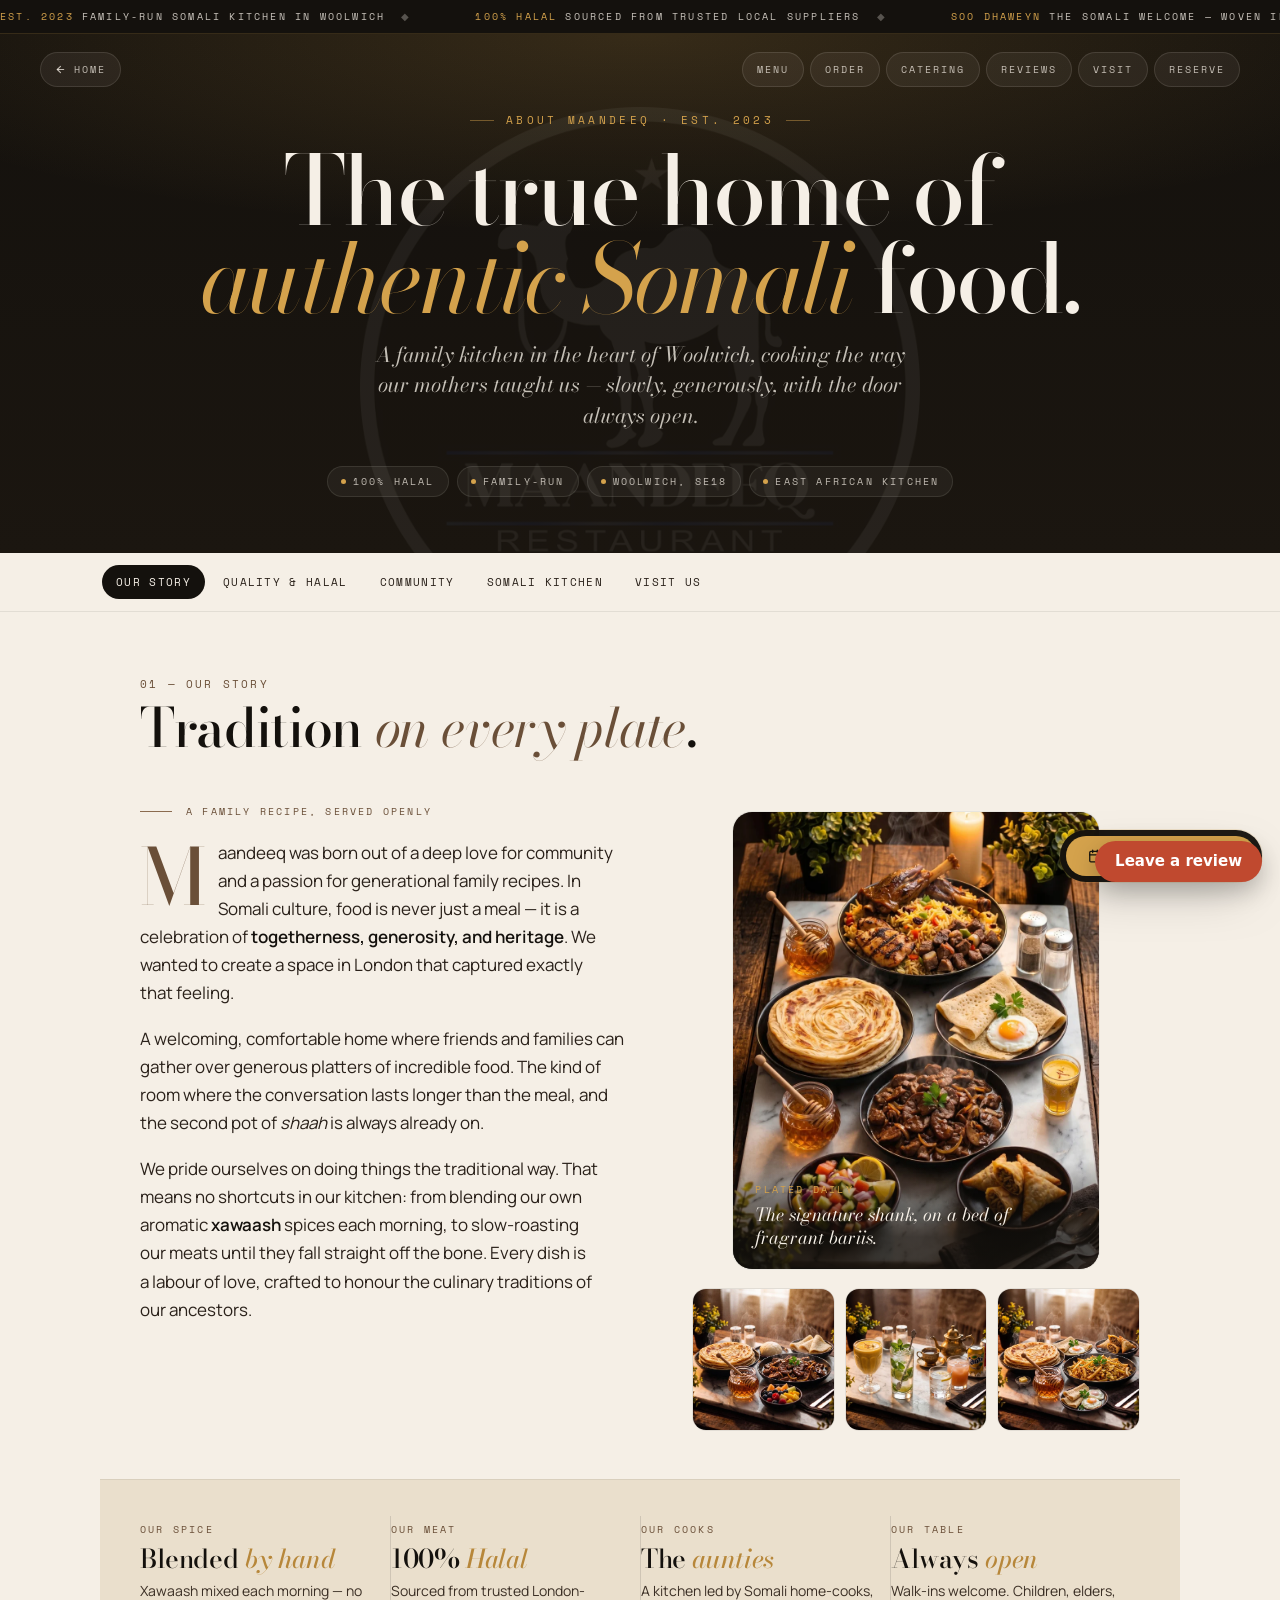
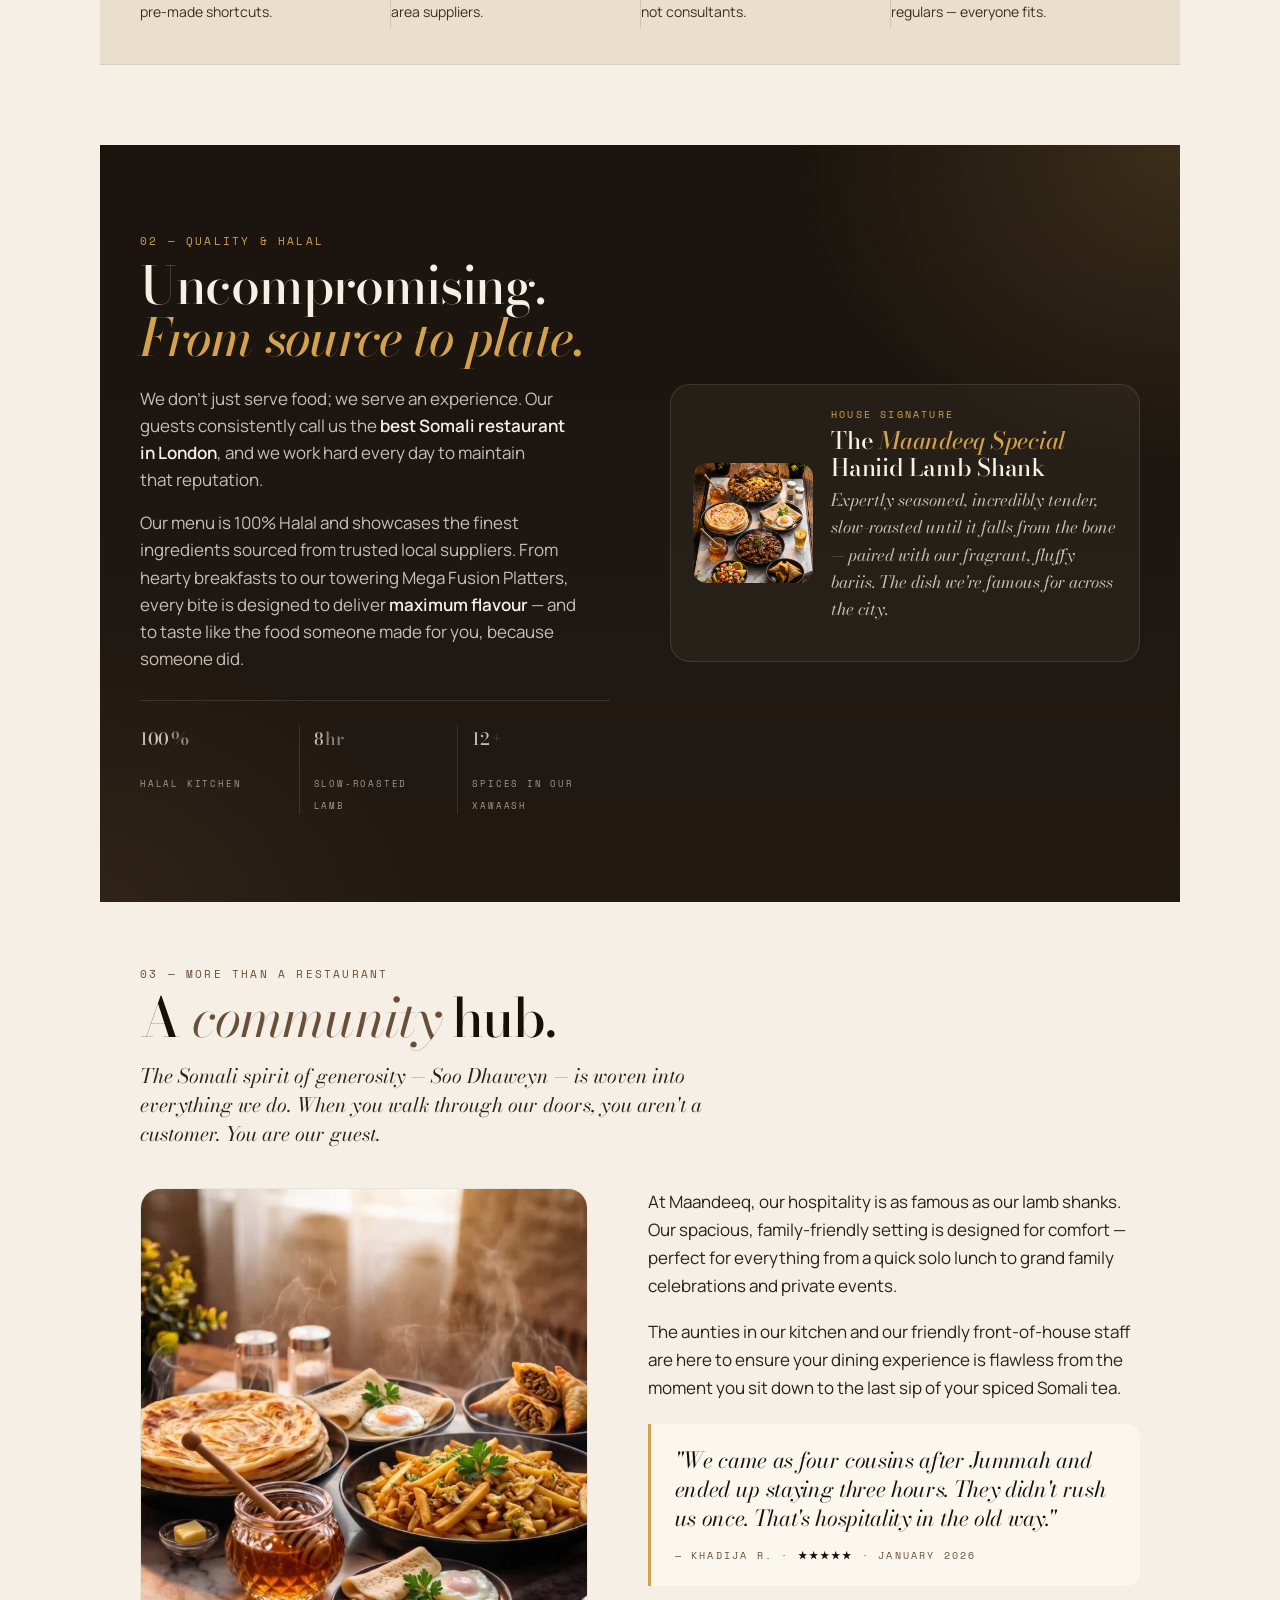
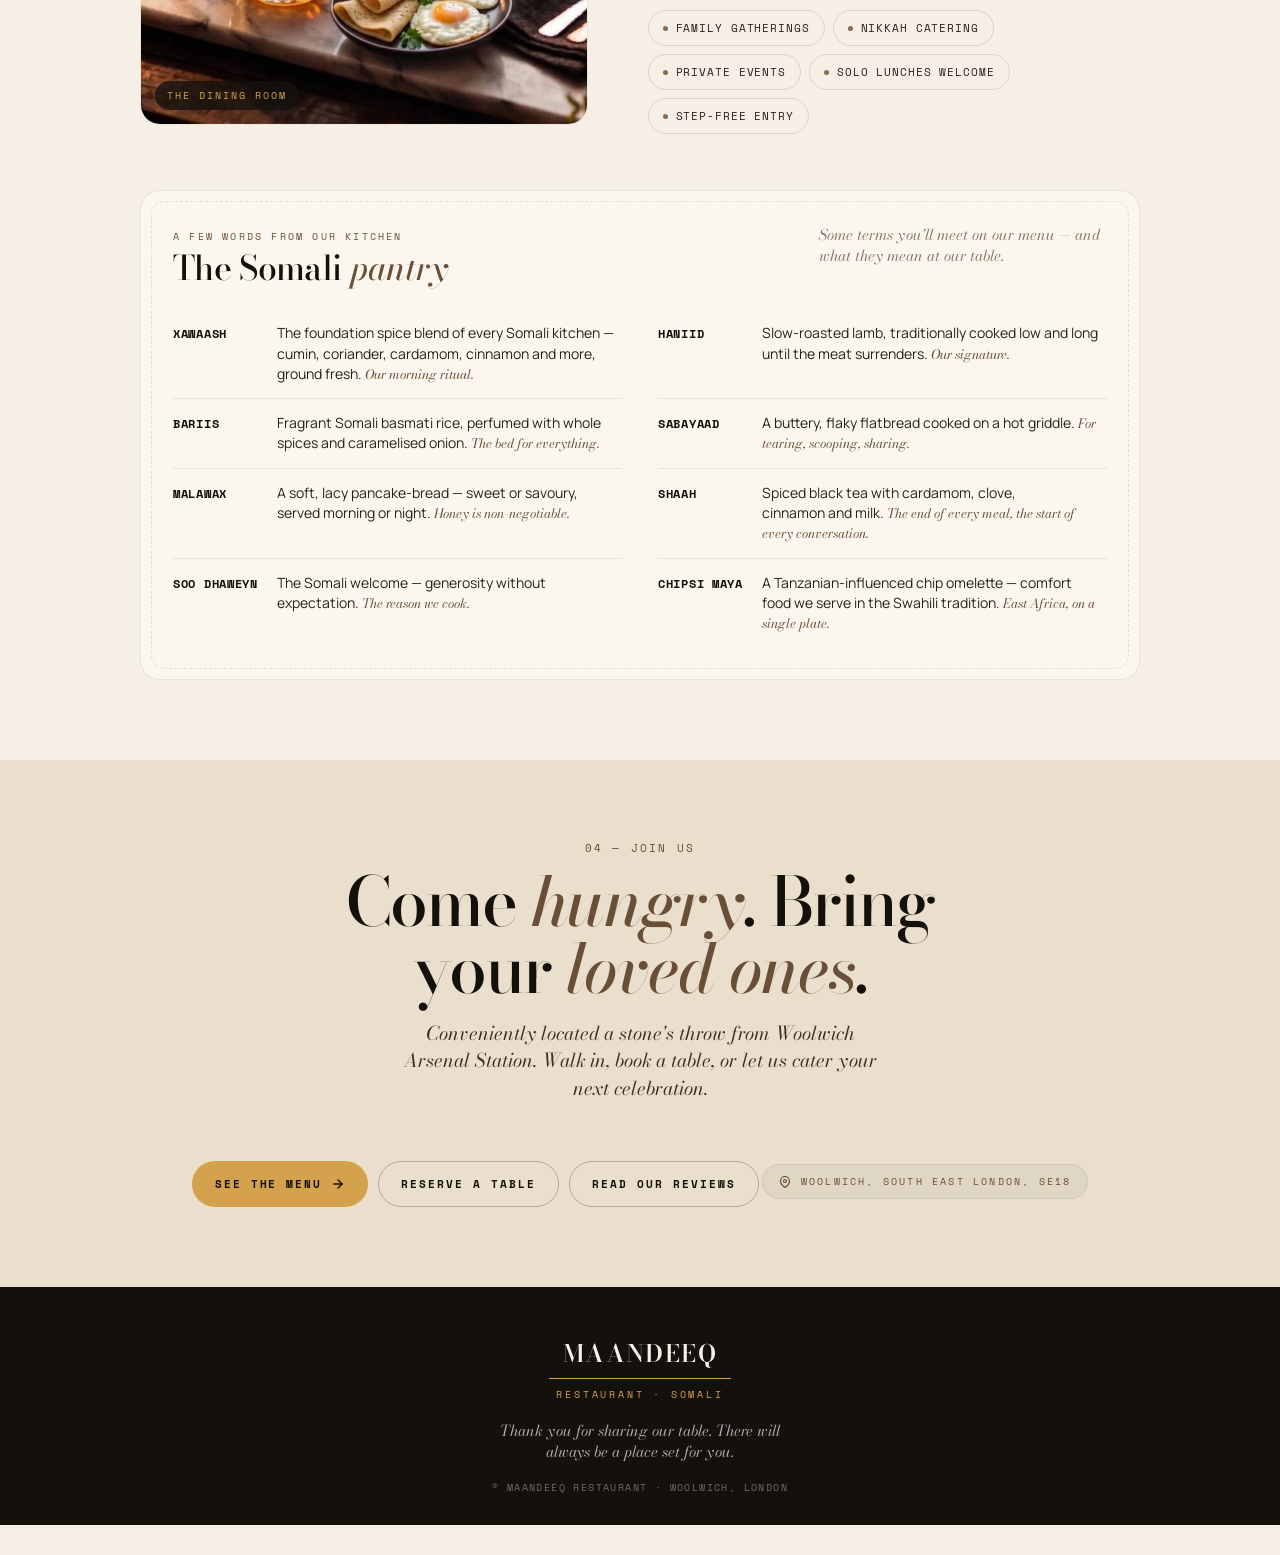
<file: About.html>
<!doctype html>
<html lang="en">
<head>
<meta charset="utf-8" />
<meta name="viewport" content="width=device-width, initial-scale=1, viewport-fit=cover" />
<meta name="theme-color" content="#14110D" />
<title>About Maandeeq · Authentic Somali Restaurant in Woolwich, London</title>
<meta name="description" content="The story of Maandeeq — a family-run Somali kitchen in Woolwich serving traditional East African food in the spirit of Soo Dhaweyn." />
<link rel="icon" type="image/png" sizes="64x64" href="assets/brand/favicon.png" />
<link rel="apple-touch-icon" sizes="180x180" href="assets/brand/apple-touch-icon.png" />

<link rel="preconnect" href="https://fonts.googleapis.com" />
<link rel="preconnect" href="https://fonts.gstatic.com" crossorigin />
<link href="https://fonts.googleapis.com/css2?family=Bodoni+Moda:ital,opsz,wght@0,6..96,400..900;1,6..96,400..900&family=Manrope:wght@400;500;600;700&family=Space+Mono:wght@400;700&display=swap" rel="stylesheet" />

<style>
  :root{
    --ink:#14110D;
    --ink-2:#2A211A;
    --ink-3:#3B2F25;
    --paper:#F5EFE6;
    --paper-2:#EADFCC;
    --paper-3:#FBF7EF;
    --camel:#8B6B4F;
    --camel-dk:#6A4F38;
    --gold:#D4A24C;
    --gold-dk:#B7873A;
    --muted:#8A7868;
    --green:#6B8E5A;
    --whats:#25D366;

    --serif:"Bodoni Moda","Cormorant Garamond","Didot",serif;
    --sans:"Manrope",-apple-system,"Segoe UI",Roboto,sans-serif;
    --mono:"Space Mono",ui-monospace,Menlo,monospace;

    --pad:clamp(18px,5vw,40px);
    --r-card:20px;
    --r-pill:999px;
  }

  *{box-sizing:border-box}
  html,body{margin:0;padding:0}
  html{scroll-behavior:smooth;scroll-padding-top:120px}
  body{
    font-family:var(--sans);
    color:var(--ink);
    background:var(--paper);
    -webkit-font-smoothing:antialiased;
    text-wrap:pretty;
    overscroll-behavior:none;
    padding-bottom:90px;
  }
  img{display:block;max-width:100%}
  button{font:inherit;cursor:pointer;color:inherit;background:none;border:0}
  a{color:inherit;text-decoration:none}
  ::selection{background:var(--gold);color:var(--ink)}

  /* ============================= TICKER ============================= */
  .ticker{
    background:var(--ink);
    color:var(--paper);
    overflow:hidden;
    position:relative;
    border-bottom:1px solid rgba(212,162,76,0.18);
  }
  .ticker__track{
    display:flex;
    gap:48px;
    padding:9px 0;
    width:max-content;
    animation:ticker 60s linear infinite;
    font-family:var(--mono);
    font-size:10px;
    letter-spacing:0.22em;
    text-transform:uppercase;
    color:rgba(245,239,230,0.8);
  }
  .ticker__track span em{
    color:var(--gold);font-style:normal;margin-right:8px;
  }
  .ticker__track span .sep{
    display:inline-block;margin:0 16px;color:rgba(245,239,230,0.3);
  }
  @keyframes ticker{
    from{transform:translateX(0)}
    to{transform:translateX(-50%)}
  }

  /* ============================= HERO ============================= */
  .hero{
    position:relative;
    padding:30px var(--pad) 56px;
    background:
      radial-gradient(120% 70% at 50% 0%, rgba(212,162,76,0.18), transparent 55%),
      linear-gradient(180deg,#14110D 0%, #1B1610 100%);
    color:var(--paper);
    overflow:hidden;
    text-align:center;
  }
  .hero__camel{
    position:absolute;
    inset:auto 0 -22% 0;
    margin:0 auto;
    width:min(560px,140%);
    opacity:.05;
    pointer-events:none;
    filter:invert(1);
  }
  .hero__back{
    position:absolute;
    top:18px;
    left:var(--pad);
    font-family:var(--mono);
    font-size:10px;
    letter-spacing:0.2em;
    text-transform:uppercase;
    color:rgba(245,239,230,0.75);
    display:inline-flex;align-items:center;gap:8px;
    padding:9px 14px;
    border-radius:var(--r-pill);
    background:rgba(245,239,230,0.06);
    border:1px solid rgba(245,239,230,0.12);
    transition:background .2s ease;
    z-index:2;
  }
  .hero__back:hover{background:rgba(245,239,230,0.12)}
  .hero__nav{
    position:absolute;
    top:18px;
    right:var(--pad);
    display:inline-flex;gap:6px;
    max-width:calc(100% - 130px);
    overflow-x:auto;
    scrollbar-width:none;-ms-overflow-style:none;
    z-index:2;
  }
  .hero__nav::-webkit-scrollbar{display:none}
  .hero__nav a{
    font-family:var(--mono);
    font-size:10px;
    letter-spacing:0.2em;
    text-transform:uppercase;
    color:rgba(245,239,230,0.75);
    padding:9px 14px;
    border-radius:var(--r-pill);
    background:rgba(245,239,230,0.06);
    border:1px solid rgba(245,239,230,0.12);
    transition:background .2s ease;
  }
  .hero__nav a:hover{background:rgba(245,239,230,0.12)}

  .hero__eyebrow{
    margin-top:48px;
    font-family:var(--mono);
    font-size:11px;
    letter-spacing:0.3em;
    text-transform:uppercase;
    color:var(--gold);
    display:inline-flex;align-items:center;gap:12px;
    position:relative;z-index:1;
  }
  .hero__eyebrow::before,.hero__eyebrow::after{
    content:"";display:block;width:24px;height:1px;background:rgba(212,162,76,.45);
  }
  .hero__title{
    font-family:var(--serif);
    font-weight:500;
    font-size:clamp(48px,10vw,96px);
    line-height:0.92;
    letter-spacing:-0.03em;
    margin:18px 0 16px;
    position:relative;z-index:1;
  }
  .hero__title em{font-style:italic;color:var(--gold);font-weight:400}
  .hero__sub{
    font-family:var(--serif);
    font-style:italic;
    font-size:clamp(17px,2vw,21px);
    line-height:1.45;
    color:rgba(245,239,230,0.78);
    margin:0 auto;
    max-width:44ch;
    position:relative;z-index:1;
  }
  .hero__meta{
    margin-top:36px;
    position:relative;z-index:1;
    display:inline-flex;flex-wrap:wrap;justify-content:center;gap:8px;
  }
  .hero__meta span{
    font-family:var(--mono);
    font-size:10px;
    letter-spacing:0.22em;
    text-transform:uppercase;
    color:rgba(245,239,230,0.75);
    padding:7px 13px;
    border-radius:var(--r-pill);
    background:rgba(245,239,230,0.05);
    border:1px solid rgba(245,239,230,0.1);
    display:inline-flex;align-items:center;gap:7px;
  }
  .hero__meta span::before{
    content:"";width:5px;height:5px;border-radius:50%;background:var(--gold);
  }

  /* ============================= STICKY NAV ============================= */
  .stickynav{
    position:sticky;
    top:0;
    z-index:40;
    background:rgba(245,239,230,0.92);
    backdrop-filter:blur(16px) saturate(160%);
    -webkit-backdrop-filter:blur(16px) saturate(160%);
    border-bottom:1px solid rgba(20,17,13,0.08);
    padding:10px var(--pad);
  }
  .stickynav__inner{
    max-width:1080px;margin:0 auto;
    display:flex;align-items:center;gap:10px;
  }
  .stickynav__tabs{
    flex:1;display:flex;gap:4px;overflow-x:auto;
    scrollbar-width:none;-ms-overflow-style:none;
    scroll-behavior:smooth;padding:2px;
  }
  .stickynav__tabs::-webkit-scrollbar{display:none}
  .stickynav__tab{
    flex-shrink:0;padding:9px 14px;border-radius:var(--r-pill);
    font-family:var(--mono);font-size:11px;letter-spacing:0.12em;text-transform:uppercase;
    color:var(--ink-2);font-weight:500;white-space:nowrap;
    transition:background .2s ease, color .2s ease;
  }
  .stickynav__tab:hover{background:rgba(20,17,13,0.05)}
  .stickynav__tab.is-on{background:var(--ink);color:var(--paper)}

  /* ============================= LAYOUT ============================= */
  main{max-width:1080px;margin:0 auto;padding:0 var(--pad)}
  .sect{padding:64px 0 16px}
  .sect__head{margin-bottom:32px}
  .sect__num{
    font-family:var(--mono);font-size:11px;letter-spacing:0.2em;text-transform:uppercase;
    color:var(--camel-dk);display:block;margin-bottom:10px;
  }
  .sect__title{
    font-family:var(--serif);font-weight:500;
    font-size:clamp(34px,6.4vw,54px);
    line-height:0.98;letter-spacing:-0.025em;margin:0;
    max-width:18ch;
  }
  .sect__title em{font-style:italic;color:var(--camel-dk);font-weight:400}
  .sect__lede{
    font-family:var(--serif);font-style:italic;
    font-size:clamp(17px,2vw,20px);
    line-height:1.45;color:var(--ink-2);
    margin:16px 0 0;max-width:48ch;
  }

  /* ============================= STORY (two-col with framed image) ============================= */
  .story{
    display:grid;grid-template-columns:1fr;gap:36px;
    align-items:start;padding-top:8px;
  }
  @media (min-width:880px){
    .story{grid-template-columns:1.1fr 1fr;gap:60px}
  }
  .story__copy p{
    font-size:17px;line-height:1.65;color:var(--ink-2);
    margin:0 0 18px;max-width:54ch;
  }
  .story__copy p strong{font-weight:600;color:var(--ink)}
  .story__copy p:first-of-type::first-letter{
    font-family:var(--serif);
    font-weight:500;
    font-size:78px;
    float:left;
    line-height:0.82;
    padding:6px 12px 0 0;
    color:var(--camel-dk);
  }
  .story__rule{
    display:inline-flex;align-items:center;gap:14px;
    margin:6px 0 20px;
    font-family:var(--mono);font-size:10px;letter-spacing:0.22em;text-transform:uppercase;
    color:var(--camel-dk);
  }
  .story__rule::before{content:"";display:block;width:32px;height:1px;background:var(--camel)}

  .story__media{
    position:sticky;top:120px;
  }
  .frame{
    position:relative;
    border-radius:var(--r-card);
    overflow:hidden;
    aspect-ratio:4/5;
    background:var(--paper-3);
    border:1px solid rgba(20,17,13,0.08);
  }
  .frame img{width:100%;height:100%;object-fit:cover;display:block}
  .frame__cap{
    position:absolute;left:0;right:0;bottom:0;
    padding:20px 22px;
    background:linear-gradient(180deg, transparent 0%, rgba(20,17,13,0.78) 70%);
    color:var(--paper);
  }
  .frame__cap small{
    font-family:var(--mono);font-size:10px;letter-spacing:0.22em;text-transform:uppercase;
    color:var(--gold);display:block;margin-bottom:6px;
  }
  .frame__cap span{
    font-family:var(--serif);font-style:italic;font-size:18px;line-height:1.3;display:block;
  }

  /* small horizontal photo strip */
  .strip{
    margin-top:18px;
    display:grid;grid-template-columns:1fr 1fr 1fr;gap:10px;
  }
  .strip > div{
    aspect-ratio:1;border-radius:14px;overflow:hidden;
    border:1px solid rgba(20,17,13,0.08);
  }
  .strip img{width:100%;height:100%;object-fit:cover}

  /* ============================= VALUES STRIP (gold band) ============================= */
  .values{
    margin:48px calc(var(--pad)*-1) 0;
    padding:36px var(--pad);
    background:var(--paper-2);
    border-top:1px solid rgba(20,17,13,0.08);
    border-bottom:1px solid rgba(20,17,13,0.08);
  }
  .values__inner{
    max-width:1080px;margin:0 auto;
    display:grid;grid-template-columns:repeat(2,1fr);gap:24px;
  }
  @media (min-width:760px){
    .values__inner{grid-template-columns:repeat(4,1fr);gap:0}
    .values__cell{padding:6px 28px;border-left:1px solid rgba(20,17,13,0.12)}
    .values__cell:first-child{padding-left:0;border-left:0}
  }
  .values__cell{padding:6px 0}
  .values__lbl{
    font-family:var(--mono);font-size:10px;letter-spacing:0.22em;text-transform:uppercase;
    color:var(--camel-dk);display:block;margin-bottom:8px;
  }
  .values__val{
    font-family:var(--serif);font-weight:500;
    font-size:26px;line-height:1.1;letter-spacing:-0.015em;
    color:var(--ink);margin:0 0 6px;
  }
  .values__val em{font-style:italic;color:var(--gold-dk)}
  .values__txt{
    font-size:14px;line-height:1.5;color:var(--ink-3);margin:0;
  }

  /* ============================= QUALITY (dark band) ============================= */
  .quality{
    margin:64px calc(var(--pad)*-1) 0;
    padding:88px var(--pad);
    background:linear-gradient(180deg,#1A140E 0%, #221913 100%);
    color:var(--paper);
    position:relative;overflow:hidden;
  }
  .quality::before{
    content:"";position:absolute;inset:0;
    background:
      radial-gradient(60% 70% at 100% 0%, rgba(212,162,76,0.18), transparent 60%),
      radial-gradient(50% 60% at 0% 100%, rgba(212,162,76,0.08), transparent 60%);
    pointer-events:none;
  }
  .quality__inner{
    max-width:1080px;margin:0 auto;
    display:grid;grid-template-columns:1fr;gap:40px;
    position:relative;z-index:1;
  }
  @media (min-width:880px){
    .quality__inner{grid-template-columns:1fr 1fr;gap:60px;align-items:center}
  }
  .quality__num{
    font-family:var(--mono);font-size:11px;letter-spacing:0.2em;text-transform:uppercase;
    color:var(--gold);display:block;margin-bottom:10px;
  }
  .quality h2{
    font-family:var(--serif);font-weight:500;
    font-size:clamp(34px,5.6vw,52px);
    line-height:1;letter-spacing:-0.025em;
    margin:0 0 22px;max-width:14ch;
  }
  .quality h2 em{font-style:italic;color:var(--gold)}
  .quality p{
    font-size:17px;line-height:1.6;color:rgba(245,239,230,0.78);
    margin:0 0 16px;max-width:48ch;
  }
  .quality p strong{color:var(--paper);font-weight:600}

  /* Spotlight dish */
  .dish{
    background:rgba(245,239,230,0.04);
    border:1px solid rgba(245,239,230,0.12);
    border-radius:var(--r-card);
    padding:22px;
    display:grid;grid-template-columns:120px 1fr;gap:18px;
    align-items:center;
  }
  .dish__img{
    width:120px;height:120px;border-radius:14px;overflow:hidden;
    background:var(--paper-3);
  }
  .dish__img img{width:100%;height:100%;object-fit:cover}
  .dish__eye{
    font-family:var(--mono);font-size:10px;letter-spacing:0.22em;text-transform:uppercase;
    color:var(--gold);display:block;margin-bottom:6px;
  }
  .dish__name{
    font-family:var(--serif);font-weight:500;font-size:24px;letter-spacing:-0.01em;
    line-height:1.1;color:var(--paper);margin:0 0 6px;
  }
  .dish__name em{font-style:italic;color:var(--gold)}
  .dish__txt{
    font-family:var(--serif);font-style:italic;
    font-size:14px;color:rgba(245,239,230,0.72);line-height:1.45;margin:0;
  }
  @media (max-width:520px){
    .dish{grid-template-columns:1fr;text-align:center}
    .dish__img{margin:0 auto}
  }

  /* Pull stats */
  .qstats{
    margin-top:28px;
    display:grid;grid-template-columns:1fr 1fr 1fr;gap:6px;
    border-top:1px solid rgba(245,239,230,0.12);
    padding-top:24px;
  }
  .qstats__cell{padding:0 14px;border-left:1px solid rgba(245,239,230,0.12)}
  .qstats__cell:first-child{padding-left:0;border-left:0}
  .qstats__num{
    font-family:var(--serif);font-weight:500;font-size:34px;
    color:var(--gold);letter-spacing:-0.02em;line-height:1;margin:0 0 6px;
  }
  .qstats__num em{font-style:normal;font-size:18px;color:rgba(245,239,230,0.5);margin-left:2px}
  .qstats__lbl{
    font-family:var(--mono);font-size:9px;letter-spacing:0.2em;text-transform:uppercase;
    color:rgba(245,239,230,0.6);
  }

  /* ============================= COMMUNITY (split) ============================= */
  .community{
    display:grid;grid-template-columns:1fr;gap:30px;
    padding-top:8px;
  }
  @media (min-width:880px){
    .community{grid-template-columns:1fr 1.1fr;gap:60px;align-items:start}
  }
  .community__photo{
    position:relative;border-radius:var(--r-card);overflow:hidden;
    aspect-ratio:5/6;background:var(--paper-3);
    border:1px solid rgba(20,17,13,0.08);
  }
  .community__photo img{width:100%;height:100%;object-fit:cover}
  .community__photo small{
    position:absolute;bottom:14px;left:14px;
    font-family:var(--mono);font-size:10px;letter-spacing:0.2em;text-transform:uppercase;
    background:rgba(20,17,13,0.78);color:var(--gold);
    padding:7px 12px;border-radius:var(--r-pill);
  }
  .community__copy p{
    font-size:17px;line-height:1.65;color:var(--ink-2);
    margin:0 0 18px;max-width:54ch;
  }
  .community__quote{
    margin:22px 0 0;
    padding:22px 24px;
    border-left:3px solid var(--gold);
    background:var(--paper-3);
    border-radius:0 14px 14px 0;
  }
  .community__quote p{
    font-family:var(--serif);font-style:italic;font-weight:400;
    font-size:22px;line-height:1.3;color:var(--ink);margin:0 0 10px;
    letter-spacing:-0.015em;
  }
  .community__quote span{
    font-family:var(--mono);font-size:10px;letter-spacing:0.22em;text-transform:uppercase;
    color:var(--camel-dk);
  }
  .community__quote span strong{color:var(--ink);font-weight:700}

  /* Soft chips list */
  .softlist{
    display:flex;flex-wrap:wrap;gap:8px;margin:24px 0 0;
  }
  .softlist span{
    display:inline-flex;align-items:center;gap:8px;
    padding:9px 14px;border-radius:var(--r-pill);
    border:1px solid rgba(20,17,13,0.12);background:transparent;
    font-family:var(--mono);font-size:11px;letter-spacing:0.08em;text-transform:uppercase;
    color:var(--ink-2);
  }
  .softlist span::before{
    content:"";width:5px;height:5px;border-radius:50%;background:var(--camel);
  }

  /* ============================= GLOSSARY ============================= */
  .glossary{
    margin-top:56px;
    background:var(--paper-3);
    border:1px solid rgba(20,17,13,0.08);
    border-radius:var(--r-card);
    padding:32px;
    position:relative;overflow:hidden;
  }
  .glossary::before{
    content:"";position:absolute;inset:10px;
    border:1px dashed rgba(212,162,76,0.3);
    border-radius:14px;pointer-events:none;
  }
  .glossary__inner{position:relative;z-index:1}
  .glossary__head{
    display:flex;flex-wrap:wrap;align-items:baseline;justify-content:space-between;
    gap:14px;margin-bottom:24px;
  }
  .glossary__head h3{
    font-family:var(--serif);font-weight:500;
    font-size:clamp(26px,4vw,34px);letter-spacing:-0.02em;line-height:1;margin:6px 0 0;
  }
  .glossary__head h3 em{font-style:italic;color:var(--camel-dk)}
  .glossary__head span{
    font-family:var(--mono);font-size:10px;letter-spacing:0.22em;text-transform:uppercase;
    color:var(--camel-dk);
  }
  .glossary__head p{
    font-family:var(--serif);font-style:italic;
    font-size:15px;color:var(--muted);line-height:1.4;max-width:32ch;margin:0;
  }
  .glossary__grid{
    display:grid;grid-template-columns:1fr;gap:0;
  }
  @media (min-width:680px){
    .glossary__grid{grid-template-columns:1fr 1fr;gap:0 36px}
  }
  .gloss__row{
    display:grid;grid-template-columns:auto 1fr;gap:14px;
    padding:14px 0;border-top:1px solid rgba(20,17,13,0.08);
    align-items:baseline;
  }
  .gloss__row:first-child,
  .gloss__row:nth-child(2){border-top:0}
  @media (max-width:679px){
    .gloss__row:nth-child(2){border-top:1px solid rgba(20,17,13,0.08)}
  }
  .gloss__term{
    font-family:var(--mono);font-size:12px;font-weight:700;letter-spacing:0.06em;text-transform:uppercase;
    color:var(--ink);min-width:90px;
  }
  .gloss__def{
    font-size:14px;line-height:1.45;color:var(--ink-2);margin:0;
  }
  .gloss__def em{font-family:var(--serif);font-style:italic;color:var(--camel-dk);font-size:13px}

  /* ============================= VISIT CTA ============================= */
  .cta{
    margin:64px calc(var(--pad)*-1) 0;
    padding:80px var(--pad);
    background:var(--paper-2);
    text-align:center;
    position:relative;overflow:hidden;
  }
  .cta__num{
    font-family:var(--mono);font-size:11px;letter-spacing:0.2em;text-transform:uppercase;
    color:var(--camel-dk);display:block;margin-bottom:12px;
  }
  .cta h2{
    font-family:var(--serif);font-weight:500;
    font-size:clamp(38px,6.5vw,68px);
    line-height:0.98;letter-spacing:-0.03em;
    margin:0 auto 18px;max-width:14ch;
  }
  .cta h2 em{font-style:italic;color:var(--camel-dk)}
  .cta p{
    font-family:var(--serif);font-style:italic;
    font-size:clamp(16px,1.8vw,19px);
    color:var(--ink-3);line-height:1.45;
    margin:0 auto 32px;max-width:44ch;
  }
  .cta__row{
    display:inline-flex;flex-wrap:wrap;gap:10px;justify-content:center;
  }
  .btn{
    display:inline-flex;align-items:center;gap:9px;
    padding:14px 22px;border-radius:var(--r-pill);
    font-family:var(--mono);font-size:11px;letter-spacing:0.18em;text-transform:uppercase;
    font-weight:700;text-decoration:none;
    transition:background .2s ease, color .2s ease, transform .15s ease, border-color .2s ease;
    border:1px solid transparent;
  }
  .btn:active{transform:scale(0.98)}
  .btn--gold{background:var(--gold);color:var(--ink)}
  .btn--gold:hover{background:var(--gold-dk)}
  .btn--ghost{border-color:rgba(20,17,13,0.25);color:var(--ink)}
  .btn--ghost:hover{background:var(--ink);color:var(--paper);border-color:var(--ink)}

  .cta__address{
    margin-top:30px;
    display:inline-flex;align-items:center;gap:10px;
    font-family:var(--mono);font-size:10px;letter-spacing:0.22em;text-transform:uppercase;
    color:var(--camel-dk);
    padding:9px 16px;border-radius:var(--r-pill);
    background:rgba(20,17,13,0.04);
    border:1px solid rgba(20,17,13,0.08);
  }

  /* ============================= FOOTER ============================= */
  footer{
    background:var(--ink);color:var(--paper);
    padding:48px var(--pad) 30px;text-align:center;margin-top:0;
  }
  footer .wordmark{
    font-family:var(--serif);font-weight:600;font-size:24px;letter-spacing:0.06em;
    display:inline-block;padding:0 0 6px;border-bottom:1px solid var(--gold);position:relative;
  }
  footer .wordmark::before,footer .wordmark::after{
    content:"";position:absolute;bottom:-1px;width:24%;height:1px;background:var(--gold)
  }
  footer .wordmark::before{left:-14px}
  footer .wordmark::after{right:-14px}
  footer .tagline{
    font-family:var(--mono);font-size:10px;letter-spacing:0.28em;text-transform:uppercase;
    color:var(--gold);margin:8px 0 18px;
  }
  footer .legal{
    font-family:var(--mono);font-size:10px;letter-spacing:0.14em;text-transform:uppercase;
    color:rgba(245,239,230,0.4);margin:18px 0 0;
  }
  footer .quote{
    font-family:var(--serif);font-style:italic;color:rgba(245,239,230,0.7);
    max-width:32ch;margin:0 auto;font-size:15px;line-height:1.4;
  }

  /* ============================= STICKY ACTIONS ============================= */
  .actions{
    position:fixed;
    left:12px;right:12px;bottom:12px;z-index:60;
    background:rgba(20,17,13,0.96);
    backdrop-filter:blur(14px);-webkit-backdrop-filter:blur(14px);
    color:var(--paper);
    border-radius:var(--r-pill);
    padding:8px;
    display:grid;grid-template-columns:1fr 1fr 1fr;gap:6px;
    box-shadow:0 20px 50px -20px rgba(0,0,0,0.5), 0 0 0 1px rgba(212,162,76,0.18);
    max-width:580px;margin:0 auto;
  }
  .actions__btn{
    background:transparent;border:0;color:var(--paper);
    padding:11px 6px;border-radius:calc(var(--r-pill) - 4px);
    font-family:var(--mono);font-size:11px;letter-spacing:0.12em;text-transform:uppercase;font-weight:600;
    display:inline-flex;align-items:center;justify-content:center;gap:7px;
    transition:background .2s ease;
  }
  .actions__btn:hover{background:rgba(245,239,230,0.06)}
  .actions__btn--book{background:var(--gold);color:var(--ink)}
  .actions__btn--book:hover{background:var(--gold-dk)}

  @media (min-width:760px){
    body{padding-bottom:30px}
    .actions{
      left:auto;right:18px;bottom:18px;
      grid-template-columns:1fr;width:auto;padding:6px;
    }
    .actions__btn{padding:12px 22px}
    .actions__btn--menu,.actions__btn--call{display:none}
  }

  /* Small screens */
  @media (max-width:520px){
    .story__copy p:first-of-type::first-letter{font-size:62px;padding:4px 10px 0 0}
    .qstats{grid-template-columns:1fr 1fr;gap:18px 6px}
    .qstats__cell:nth-child(3){grid-column:1/-1;border-left:0;padding-left:0;padding-top:18px;border-top:1px solid rgba(245,239,230,0.12)}
  }
</style>
<!-- seo:auto start -->
<link rel="canonical" href="https://maandeeq.vercel.app/About.html">
<meta property="og:type" content="website">
<meta property="og:site_name" content="Maandeeq Restaurant">
<meta property="og:title" content="About Maandeeq · Authentic Somali Restaurant in Woolwich, London">
<meta property="og:description" content="Maandeeq — authentic Somali food in Woolwich. Family platters, takeaway, table reservations and catering with warm hospitality.">
<meta property="og:url" content="https://maandeeq.vercel.app/About.html">
<meta property="og:locale" content="en_GB">
<meta property="og:image" content="https://maandeeq.vercel.app/assets/brand/logo-transparent.png">
<meta name="twitter:card" content="summary_large_image">
<meta name="twitter:title" content="About Maandeeq · Authentic Somali Restaurant in Woolwich, London">
<meta name="twitter:description" content="Maandeeq — authentic Somali food in Woolwich. Family platters, takeaway, table reservations and catering with warm hospitality.">
<meta name="twitter:image" content="https://maandeeq.vercel.app/assets/brand/logo-transparent.png">
<!-- seo:auto end -->
</head>
<body>

<!-- ============================= TICKER ============================= -->
<div class="ticker" aria-hidden="true">
  <div class="ticker__track" id="ticker"></div>
</div>

<!-- ============================= HERO ============================= -->
<header class="hero">
  <a class="hero__back" href="index.html">
    <svg width="11" height="11" viewBox="0 0 24 24" fill="none" stroke="currentColor" stroke-width="2.4" stroke-linecap="round" stroke-linejoin="round"><line x1="19" y1="12" x2="5" y2="12"/><polyline points="12 19 5 12 12 5"/></svg>
    Home
  </a>
  <div class="hero__nav">
    <a href="Menu.html">Menu</a>
    <a href="Order.html">Order</a>
    <a href="Catering.html">Catering</a>
    <a href="Reviews.html">Reviews</a>
    <a href="Contact.html">Visit</a>
    <a href="Reserve.html">Reserve</a>
  </div>

  <img class="hero__camel" src="assets/brand/logo-transparent.png" alt="" aria-hidden="true" />

  <div class="hero__eyebrow">About Maandeeq · Est. 2023</div>
  <h1 class="hero__title">The true home of<br><em>authentic Somali</em> food.</h1>
  <p class="hero__sub">A family kitchen in the heart of Woolwich, cooking the way our mothers taught us — slowly, generously, with the door always open.</p>

  <div class="hero__meta">
    <span>100% Halal</span>
    <span>Family-Run</span>
    <span>Woolwich, SE18</span>
    <span>East African Kitchen</span>
  </div>
</header>

<!-- ============================= STICKY NAV ============================= -->
<nav class="stickynav">
  <div class="stickynav__inner">
    <div class="stickynav__tabs" id="tabs">
      <button class="stickynav__tab is-on" data-target="story">Our story</button>
      <button class="stickynav__tab" data-target="quality">Quality &amp; halal</button>
      <button class="stickynav__tab" data-target="community">Community</button>
      <button class="stickynav__tab" data-target="glossary">Somali kitchen</button>
      <button class="stickynav__tab" data-target="visit">Visit us</button>
    </div>
  </div>
</nav>

<main>

  <!-- ============================= STORY ============================= -->
  <section class="sect" id="story">
    <div class="sect__head">
      <span class="sect__num">01 — Our story</span>
      <h2 class="sect__title">Tradition <em>on every plate</em>.</h2>
    </div>

    <div class="story">
      <div class="story__copy">
        <span class="story__rule">A family recipe, served openly</span>
        <p>Maandeeq was born out of a deep love for community and a passion for generational family recipes. In Somali culture, food is never just a meal — it is a celebration of <strong>togetherness, generosity, and heritage</strong>. We wanted to create a space in London that captured exactly that feeling.</p>
        <p>A welcoming, comfortable home where friends and families can gather over generous platters of incredible food. The kind of room where the conversation lasts longer than the meal, and the second pot of <em>shaah</em> is always already on.</p>
        <p>We pride ourselves on doing things the traditional way. That means no shortcuts in our kitchen: from blending our own aromatic <strong>xawaash</strong> spices each morning, to slow-roasting our meats until they fall straight off the bone. Every dish is a labour of love, crafted to honour the culinary traditions of our ancestors.</p>
      </div>

      <div class="story__media">
        <figure class="frame">
          <img src="assets/food-platter.webp" alt="The Maandeeq Special — slow-roasted lamb shank on bariis rice" loading="lazy" decoding="async">
          <figcaption class="frame__cap">
            <small>Plated daily</small>
            <span>The signature shank, on a bed of fragrant bariis.</span>
          </figcaption>
        </figure>
        <div class="strip" aria-hidden="true">
          <div><img src="assets/food-suqaar.webp" alt="" loading="lazy" decoding="async"></div>
          <div><img src="assets/food-breakfast.webp" alt="" loading="lazy" decoding="async"></div>
          <div><img src="assets/food-drinks.webp" alt="" loading="lazy" decoding="async"></div>
        </div>
      </div>
    </div>

    <!-- Values strip -->
    <div class="values">
      <div class="values__inner">
        <div class="values__cell">
          <span class="values__lbl">Our spice</span>
          <p class="values__val">Blended <em>by hand</em></p>
          <p class="values__txt">Xawaash mixed each morning — no pre-made shortcuts.</p>
        </div>
        <div class="values__cell">
          <span class="values__lbl">Our meat</span>
          <p class="values__val">100% <em>Halal</em></p>
          <p class="values__txt">Sourced from trusted London-area suppliers.</p>
        </div>
        <div class="values__cell">
          <span class="values__lbl">Our cooks</span>
          <p class="values__val">The <em>aunties</em></p>
          <p class="values__txt">A kitchen led by Somali home-cooks, not consultants.</p>
        </div>
        <div class="values__cell">
          <span class="values__lbl">Our table</span>
          <p class="values__val">Always <em>open</em></p>
          <p class="values__txt">Walk-ins welcome. Children, elders, regulars — everyone fits.</p>
        </div>
      </div>
    </div>
  </section>

  <!-- ============================= QUALITY (dark) ============================= -->
  <section class="quality" id="quality">
    <div class="quality__inner">
      <div>
        <span class="quality__num">02 — Quality &amp; halal</span>
        <h2>Uncompromising. <em>From source to plate.</em></h2>
        <p>We don't just serve food; we serve an experience. Our guests consistently call us the <strong>best Somali restaurant in London</strong>, and we work hard every day to maintain that reputation.</p>
        <p>Our menu is 100% Halal and showcases the finest ingredients sourced from trusted local suppliers. From hearty breakfasts to our towering Mega Fusion Platters, every bite is designed to deliver <strong>maximum flavour</strong> — and to taste like the food someone made for you, because someone did.</p>

        <div class="qstats">
          <div class="qstats__cell">
            <p class="qstats__num">100<em>%</em></p>
            <span class="qstats__lbl">Halal kitchen</span>
          </div>
          <div class="qstats__cell">
            <p class="qstats__num">8<em>hr</em></p>
            <span class="qstats__lbl">Slow-roasted lamb</span>
          </div>
          <div class="qstats__cell">
            <p class="qstats__num">12<em>+</em></p>
            <span class="qstats__lbl">Spices in our xawaash</span>
          </div>
        </div>
      </div>

      <div class="dish">
        <div class="dish__img">
          <img src="assets/food-platter.webp" alt="Maandeeq Special Haniid Lamb Shank" loading="lazy" decoding="async">
        </div>
        <div>
          <span class="dish__eye">House signature</span>
          <h3 class="dish__name">The <em>Maandeeq Special</em> Haniid Lamb Shank</h3>
          <p class="dish__txt">Expertly seasoned, incredibly tender, slow-roasted until it falls from the bone — paired with our fragrant, fluffy bariis. The dish we're famous for across the city.</p>
        </div>
      </div>
    </div>
  </section>

  <!-- ============================= COMMUNITY ============================= -->
  <section class="sect" id="community">
    <div class="sect__head">
      <span class="sect__num">03 — More than a restaurant</span>
      <h2 class="sect__title">A <em>community</em> hub.</h2>
      <p class="sect__lede">The Somali spirit of generosity — <em>Soo Dhaweyn</em> — is woven into everything we do. When you walk through our doors, you aren't a customer. You are our guest.</p>
    </div>

    <div class="community">
      <figure class="community__photo" style="margin:0">
        <img src="assets/food-drinks.webp" alt="The Maandeeq dining room — warm light, family tables, shaah service" loading="lazy" decoding="async">
        <small>The dining room</small>
      </figure>

      <div class="community__copy">
        <p>At Maandeeq, our hospitality is as famous as our lamb shanks. Our spacious, family-friendly setting is designed for comfort — perfect for everything from a quick solo lunch to grand family celebrations and private events.</p>
        <p>The aunties in our kitchen and our friendly front-of-house staff are here to ensure your dining experience is flawless from the moment you sit down to the last sip of your spiced Somali tea.</p>

        <div class="community__quote">
          <p>"We came as four cousins after Jummah and ended up staying three hours. They didn't rush us once. That's hospitality in the old way."</p>
          <span>— Khadija R. · <strong>★★★★★</strong> · January 2026</span>
        </div>

        <div class="softlist">
          <span>Family gatherings</span>
          <span>Nikkah catering</span>
          <span>Private events</span>
          <span>Solo lunches welcome</span>
          <span>Step-free entry</span>
        </div>
      </div>
    </div>

    <!-- ============================= GLOSSARY ============================= -->
    <div class="glossary" id="glossary">
      <div class="glossary__inner">
        <div class="glossary__head">
          <div>
            <span>A few words from our kitchen</span>
            <h3>The Somali <em>pantry</em></h3>
          </div>
          <p>Some terms you'll meet on our menu — and what they mean at our table.</p>
        </div>

        <div class="glossary__grid">
          <div class="gloss__row">
            <span class="gloss__term">Xawaash</span>
            <p class="gloss__def">The foundation spice blend of every Somali kitchen — cumin, coriander, cardamom, cinnamon and more, ground fresh. <em>Our morning ritual.</em></p>
          </div>
          <div class="gloss__row">
            <span class="gloss__term">Haniid</span>
            <p class="gloss__def">Slow-roasted lamb, traditionally cooked low and long until the meat surrenders. <em>Our signature.</em></p>
          </div>
          <div class="gloss__row">
            <span class="gloss__term">Bariis</span>
            <p class="gloss__def">Fragrant Somali basmati rice, perfumed with whole spices and caramelised onion. <em>The bed for everything.</em></p>
          </div>
          <div class="gloss__row">
            <span class="gloss__term">Sabayaad</span>
            <p class="gloss__def">A buttery, flaky flatbread cooked on a hot griddle. <em>For tearing, scooping, sharing.</em></p>
          </div>
          <div class="gloss__row">
            <span class="gloss__term">Malawax</span>
            <p class="gloss__def">A soft, lacy pancake-bread — sweet or savoury, served morning or night. <em>Honey is non-negotiable.</em></p>
          </div>
          <div class="gloss__row">
            <span class="gloss__term">Shaah</span>
            <p class="gloss__def">Spiced black tea with cardamom, clove, cinnamon and milk. <em>The end of every meal, the start of every conversation.</em></p>
          </div>
          <div class="gloss__row">
            <span class="gloss__term">Soo Dhaweyn</span>
            <p class="gloss__def">The Somali welcome — generosity without expectation. <em>The reason we cook.</em></p>
          </div>
          <div class="gloss__row">
            <span class="gloss__term">Chipsi Maya</span>
            <p class="gloss__def">A Tanzanian-influenced chip omelette — comfort food we serve in the Swahili tradition. <em>East Africa, on a single plate.</em></p>
          </div>
        </div>
      </div>
    </div>
  </section>
</main>

<!-- ============================= VISIT CTA ============================= -->
<section class="cta" id="visit">
  <span class="cta__num">04 — Join us</span>
  <h2>Come <em>hungry</em>. Bring your <em>loved ones</em>.</h2>
  <p>Conveniently located a stone's throw from Woolwich Arsenal Station. Walk in, book a table, or let us cater your next celebration.</p>
  <div class="cta__row">
    <a class="btn btn--gold" href="Menu.html">
      See the Menu
      <svg width="14" height="14" viewBox="0 0 24 24" fill="none" stroke="currentColor" stroke-width="2.4" stroke-linecap="round" stroke-linejoin="round"><line x1="5" y1="12" x2="19" y2="12"/><polyline points="12 5 19 12 12 19"/></svg>
    </a>
    <a class="btn btn--ghost" href="Reserve.html">Reserve a table</a>
    <a class="btn btn--ghost" href="Reviews.html">Read our reviews</a>
  </div>
  <div class="cta__address">
    <svg width="12" height="12" viewBox="0 0 24 24" fill="none" stroke="currentColor" stroke-width="2.4" stroke-linecap="round" stroke-linejoin="round"><path d="M21 10c0 7-9 13-9 13s-9-6-9-13a9 9 0 0 1 18 0z"/><circle cx="12" cy="10" r="3"/></svg>
    Woolwich, South East London, SE18
  </div>
</section>

<!-- ============================= FOOTER ============================= -->
<footer>
  <div class="wordmark">MAANDEEQ</div>
  <div class="tagline">Restaurant · Somali</div>
  <p class="quote">Thank you for sharing our table. There will always be a place set for you.</p>
  <p class="legal">© Maandeeq Restaurant · Woolwich, London</p>
</footer>

<!-- ============================= STICKY ACTIONS ============================= -->
<div class="actions">
  <a class="actions__btn actions__btn--menu" href="Menu.html">
    <svg width="14" height="14" viewBox="0 0 24 24" fill="none" stroke="currentColor" stroke-width="2.2" stroke-linecap="round" stroke-linejoin="round"><line x1="8" y1="6" x2="21" y2="6"/><line x1="8" y1="12" x2="21" y2="12"/><line x1="8" y1="18" x2="21" y2="18"/><line x1="3" y1="6" x2="3.01" y2="6"/><line x1="3" y1="12" x2="3.01" y2="12"/><line x1="3" y1="18" x2="3.01" y2="18"/></svg>
    Menu
  </a>
  <a class="actions__btn actions__btn--call" href="tel:+442000000000">
    <svg width="14" height="14" viewBox="0 0 24 24" fill="none" stroke="currentColor" stroke-width="2.4" stroke-linecap="round" stroke-linejoin="round"><path d="M22 16.92v3a2 2 0 0 1-2.18 2 19.79 19.79 0 0 1-8.63-3.07 19.5 19.5 0 0 1-6-6 19.79 19.79 0 0 1-3.07-8.67A2 2 0 0 1 4.11 2h3a2 2 0 0 1 2 1.72c.13.96.37 1.9.72 2.81a2 2 0 0 1-.45 2.11L8.09 9.91a16 16 0 0 0 6 6l1.27-1.27a2 2 0 0 1 2.11-.45c.91.35 1.85.59 2.81.72A2 2 0 0 1 22 16.92z"/></svg>
    Call
  </a>
  <a class="actions__btn actions__btn--book" href="index.html#reservations">
    <svg width="14" height="14" viewBox="0 0 24 24" fill="none" stroke="currentColor" stroke-width="2.2" stroke-linecap="round" stroke-linejoin="round"><rect x="3" y="4" width="18" height="18" rx="2" ry="2"/><line x1="16" y1="2" x2="16" y2="6"/><line x1="8" y1="2" x2="8" y2="6"/><line x1="3" y1="10" x2="21" y2="10"/></svg>
    Reserve a table
  </a>
</div>

<script>
/* ============================= TICKER ============================= */
(function(){
  const items = [
    {em:"Est. 2023", t:"Family-run Somali kitchen in Woolwich"},
    {em:"100% Halal", t:"Sourced from trusted local suppliers"},
    {em:"Soo Dhaweyn", t:"The Somali welcome — woven into every visit"},
    {em:"Slow-roasted", t:"Lamb shank, the way our mothers taught us"},
    {em:"East African", t:"From Mogadishu to Mombasa, on one menu"},
    {em:"Walk-ins welcome", t:"Open Tue–Sun · Late kitchen Fri & Sat"},
  ];
  const track = document.getElementById('ticker');
  const html = items.map(i=>`<span><em>${i.em}</em>${i.t}<span class="sep">◆</span></span>`).join('');
  track.innerHTML = html + html;
})();

/* ============================= STICKY TABS — scroll-spy ============================= */
(function(){
  const tabs = document.querySelectorAll('.stickynav__tab');
  const sections = {
    story:    document.getElementById('story'),
    quality:  document.getElementById('quality'),
    community:document.getElementById('community'),
    glossary: document.getElementById('glossary'),
    visit:    document.getElementById('visit'),
  };

  tabs.forEach(t=>{
    t.addEventListener('click', ()=>{
      const target = t.dataset.target;
      const el = sections[target];
      if(!el) return;
      const y = el.getBoundingClientRect().top + window.scrollY - 100;
      window.scrollTo({top:y, behavior:'smooth'});
    });
  });

  const setActive = (id)=>{
    tabs.forEach(t=>t.classList.toggle('is-on', t.dataset.target===id));
  };

  // IntersectionObserver-based spy
  const order = ['story','quality','community','glossary','visit'];
  const visible = new Map();
  const io = new IntersectionObserver((entries)=>{
    entries.forEach(en=>{
      const id = en.target.id;
      visible.set(id, en.intersectionRatio);
    });
    // pick the most-visible
    let best = 'story', bestR = -1;
    order.forEach(id=>{
      const r = visible.get(id) || 0;
      if(r > bestR){ bestR = r; best = id; }
    });
    setActive(best);
  }, {rootMargin: '-120px 0px -55% 0px', threshold: [0, 0.15, 0.4, 0.8]});

  Object.values(sections).forEach(s=>s && io.observe(s));
})();
</script>
<!-- masul:start -->
<script>
window.MASUL_SITE_ID="maandeeq";
window.MASUL_ACCENT="#c0492f";
window.MASUL_MENU=[{"cat":"Off the Grill","name":"Maandeeq Special — Haniid Lamb","price":12.99},{"cat":"Off the Grill","name":"Chicken Steak","price":8.99},{"cat":"Off the Grill","name":"Salmon Fish","price":10.49},{"cat":"Off the Grill","name":"Beef Suqaar","price":7.99},{"cat":"Off the Grill","name":"Maraghe (Bean Stew)","price":5.99},{"cat":"Platters","name":"1–2 People Platter","price":29.99},{"cat":"Platters","name":"2–3 People Platter","price":38.99},{"cat":"Platters","name":"4–5 People Platter","price":49.99},{"cat":"Platters","name":"Mega Fusion Platter","price":79.99},{"cat":"Sides","name":"Sambusa","price":0.99},{"cat":"Sides","name":"Sabayaad (Chapati)","price":0.99},{"cat":"Sides","name":"Kimis & Mayai (Malawaax)","price":1.49},{"cat":"Sides","name":"Chipsi Mayai","price":3.99},{"cat":"Desserts","name":"Milk Cake","price":5.49},{"cat":"Desserts","name":"Somali Cake","price":1.49},{"cat":"Desserts","name":"Milk Shake","price":3.49},{"cat":"Drinks","name":"Special Tea (Shaah)","price":1.49},{"cat":"Drinks","name":"Somali Coffee (Qaxwo)","price":1.99},{"cat":"Drinks","name":"Mango Lassi","price":2.99},{"cat":"Drinks","name":"Mojito","price":4.49},{"cat":"Drinks","name":"Fresh Juices","price":1.99},{"cat":"Drinks","name":"Soft Drinks","price":0.99}];
</script>
<script src="masul-widget.js" defer></script>
<!-- masul:end -->
</body>
</html>
</file>
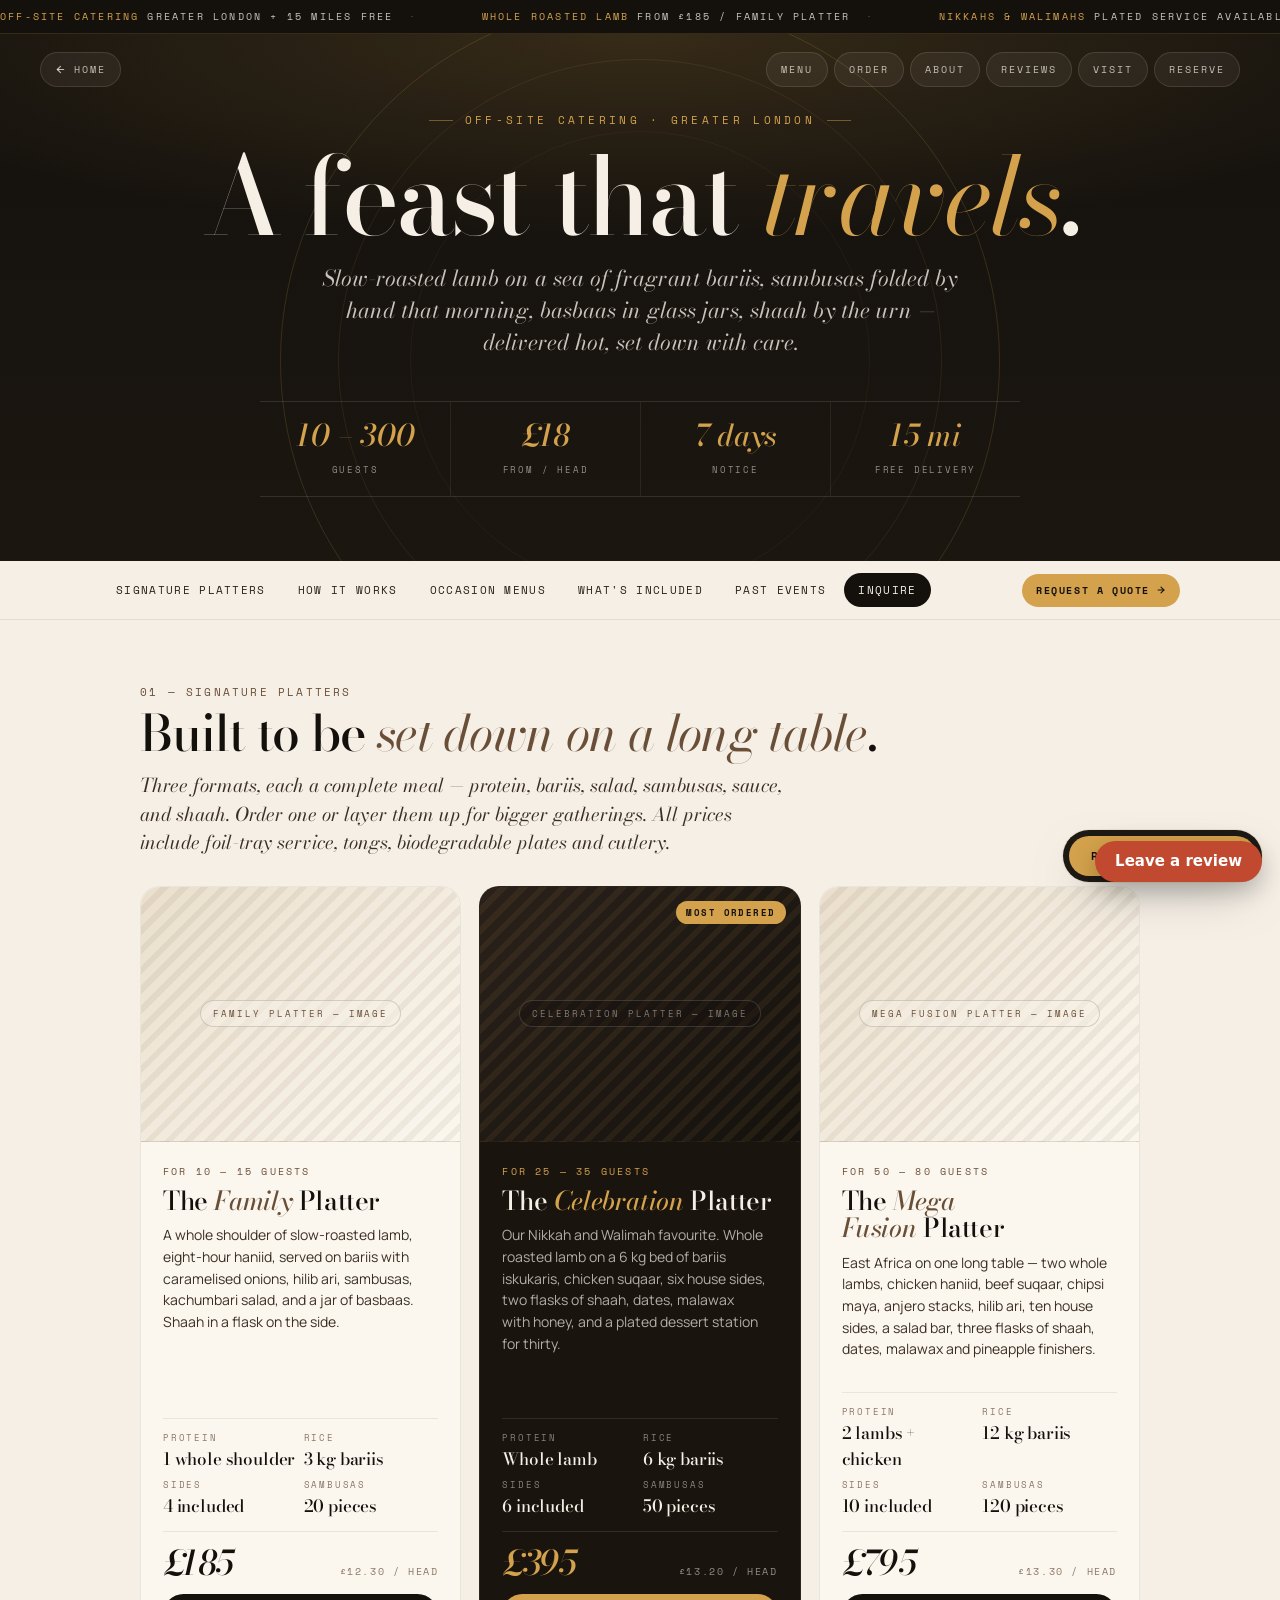
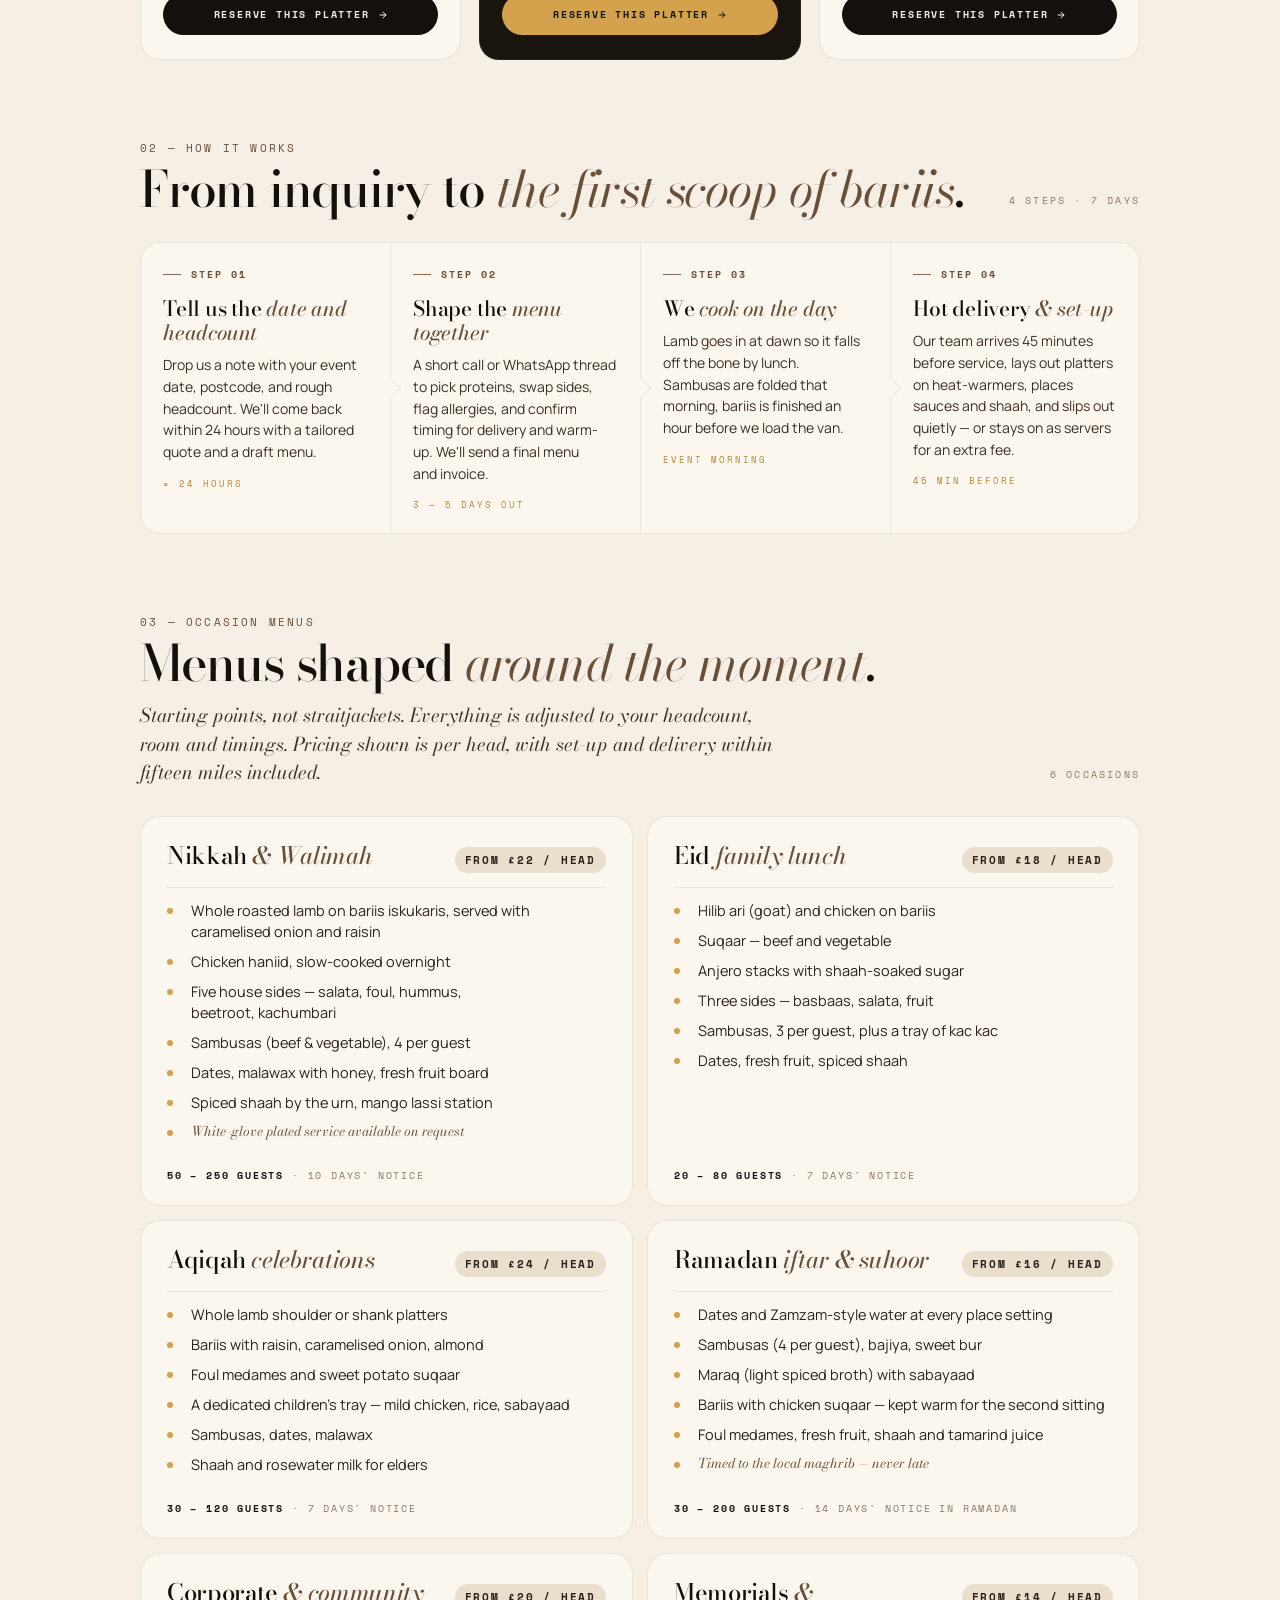
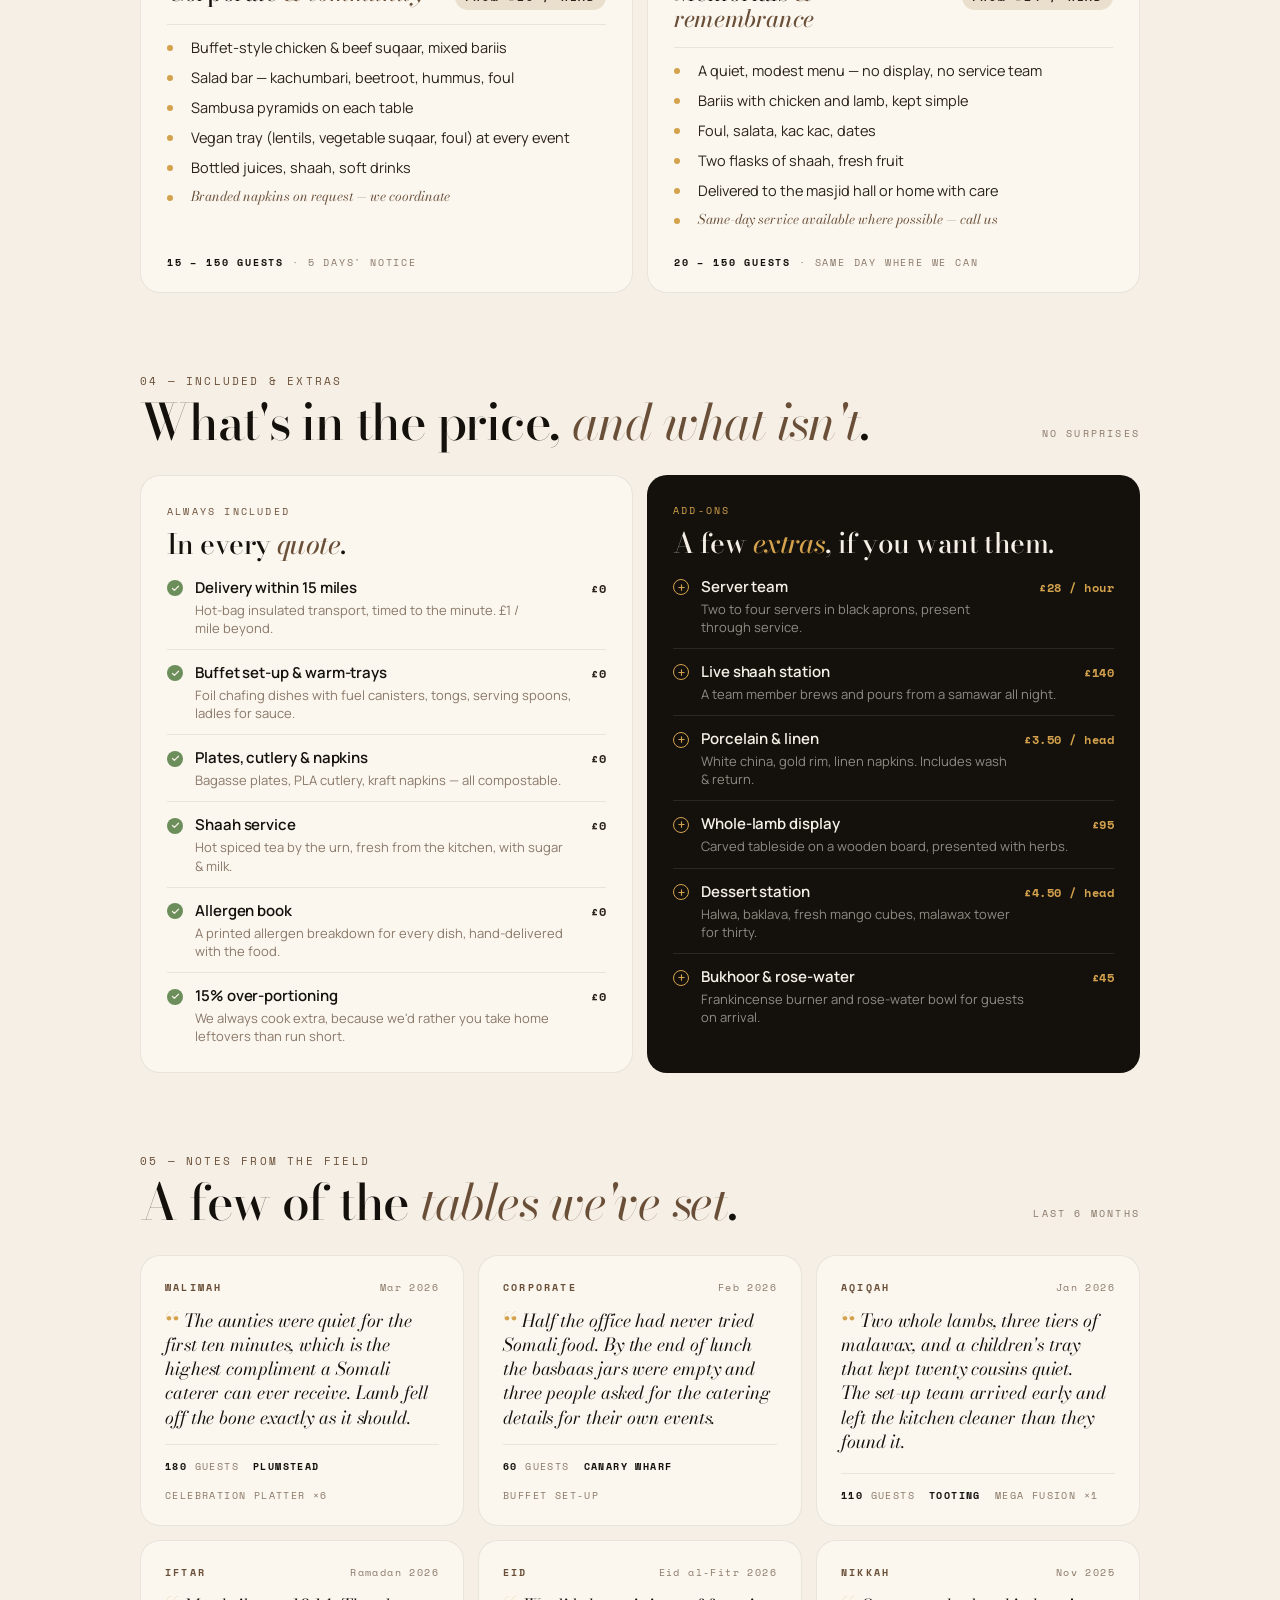
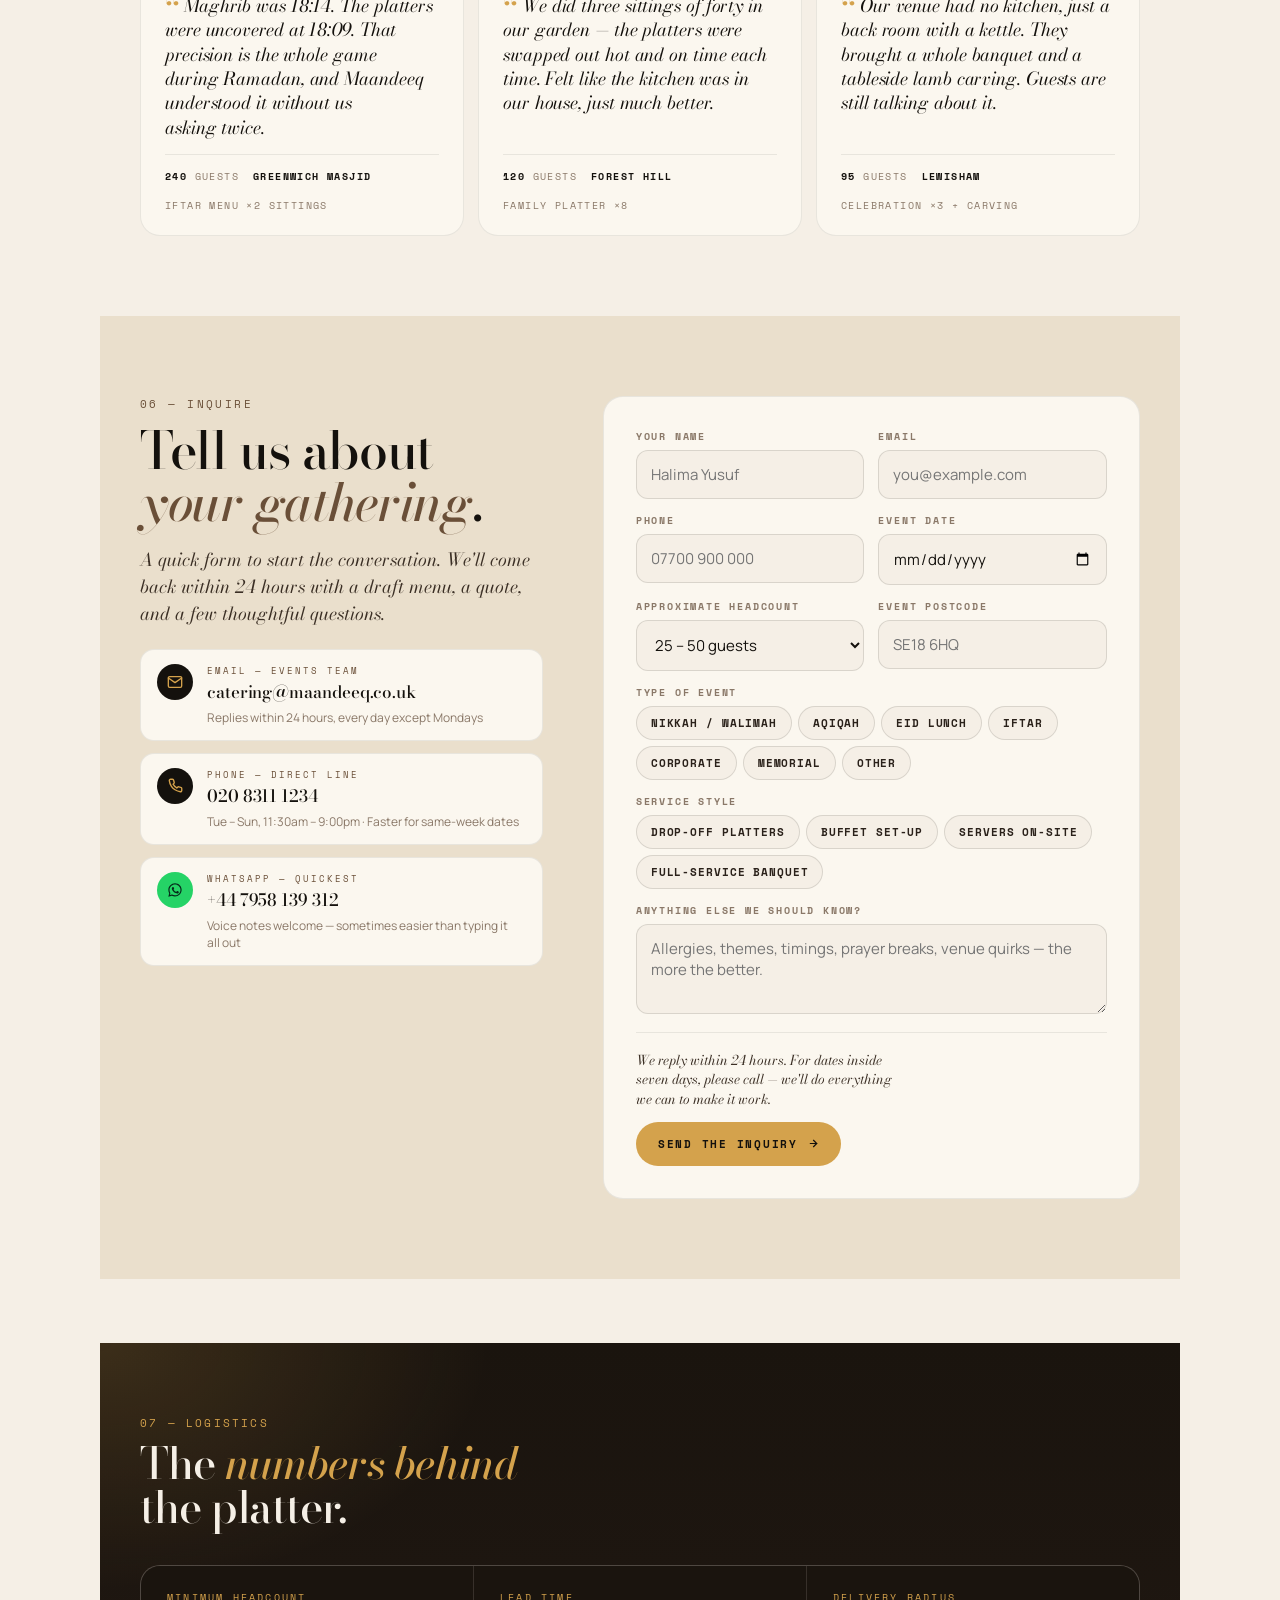
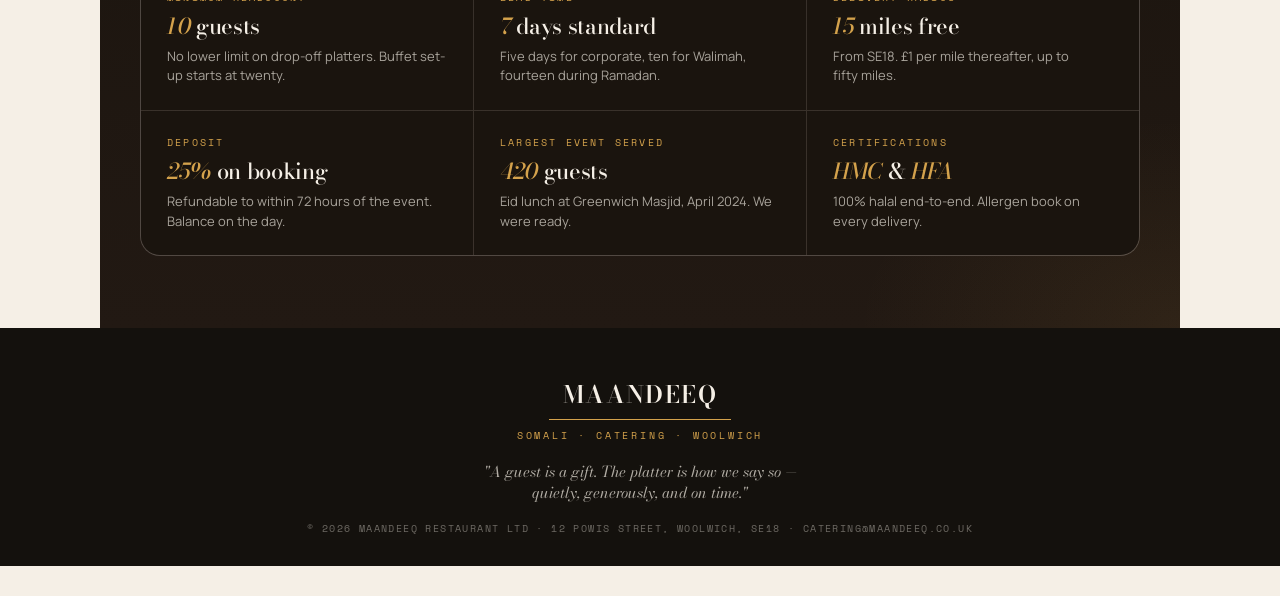
<file: Catering.html>
<!doctype html>
<html lang="en">
<head>
<meta charset="utf-8" />
<meta name="viewport" content="width=device-width, initial-scale=1, viewport-fit=cover" />
<meta name="theme-color" content="#14110D" />
<title>Catering · Maandeeq Somali Restaurant, Woolwich</title>
<meta name="description" content="Somali catering in London — slow-roasted lamb platters, fragrant bariis, sambusas and shaah, delivered hot for Nikkahs, Walimahs, Aqiqahs, Eid lunches, baby showers and corporate gatherings." />
<link rel="icon" type="image/png" sizes="64x64" href="assets/brand/favicon.png" />
<link rel="apple-touch-icon" sizes="180x180" href="assets/brand/apple-touch-icon.png" />

<link rel="preconnect" href="https://fonts.googleapis.com" />
<link rel="preconnect" href="https://fonts.gstatic.com" crossorigin />
<link href="https://fonts.googleapis.com/css2?family=Bodoni+Moda:ital,opsz,wght@0,6..96,400..900;1,6..96,400..900&family=Manrope:wght@400;500;600;700&family=Space+Mono:wght@400;700&display=swap" rel="stylesheet" />

<style>
  :root{
    --ink:#14110D;
    --ink-2:#2A211A;
    --ink-3:#3B2F25;
    --paper:#F5EFE6;
    --paper-2:#EADFCC;
    --paper-3:#FBF7EF;
    --camel:#8B6B4F;
    --camel-dk:#6A4F38;
    --gold:#D4A24C;
    --gold-dk:#B7873A;
    --muted:#8A7868;
    --green:#6B8E5A;
    --whats:#25D366;

    --serif:"Bodoni Moda","Cormorant Garamond","Didot",serif;
    --sans:"Manrope",-apple-system,"Segoe UI",Roboto,sans-serif;
    --mono:"Space Mono",ui-monospace,Menlo,monospace;

    --pad:clamp(18px,5vw,40px);
    --r-card:20px;
    --r-pill:999px;
    --max:1080px;
  }

  *{box-sizing:border-box}
  html,body{margin:0;padding:0}
  html{scroll-behavior:smooth;scroll-padding-top:120px}
  body{
    font-family:var(--sans);
    color:var(--ink);
    background:var(--paper);
    -webkit-font-smoothing:antialiased;
    text-wrap:pretty;
    overscroll-behavior:none;
    padding-bottom:90px;
  }
  img{display:block;max-width:100%}
  button{font:inherit;cursor:pointer;color:inherit;background:none;border:0}
  a{color:inherit;text-decoration:none}
  ::selection{background:var(--gold);color:var(--ink)}

  /* ============================= TICKER ============================= */
  .ticker{
    background:var(--ink);color:var(--paper);
    overflow:hidden;position:relative;
    border-bottom:1px solid rgba(212,162,76,0.18);
  }
  .ticker__track{
    display:flex;gap:48px;padding:9px 0;width:max-content;
    animation:ticker 60s linear infinite;
    font-family:var(--mono);font-size:10px;letter-spacing:0.22em;text-transform:uppercase;
    color:rgba(245,239,230,0.8);
  }
  .ticker__track span em{color:var(--gold);font-style:normal;margin-right:8px}
  .ticker__track span .sep{display:inline-block;margin:0 16px;color:rgba(245,239,230,0.3)}
  @keyframes ticker{from{transform:translateX(0)}to{transform:translateX(-50%)}}

  /* ============================= HERO ============================= */
  .hero{
    position:relative;padding:30px var(--pad) 64px;
    background:
      radial-gradient(120% 70% at 50% 0%, rgba(212,162,76,0.18), transparent 55%),
      linear-gradient(180deg,#14110D 0%, #1B1610 100%);
    color:var(--paper);overflow:hidden;text-align:center;
  }
  .hero__back{
    position:absolute;top:18px;left:var(--pad);
    font-family:var(--mono);font-size:10px;letter-spacing:0.2em;text-transform:uppercase;
    color:rgba(245,239,230,0.75);
    display:inline-flex;align-items:center;gap:8px;
    padding:9px 14px;border-radius:var(--r-pill);
    background:rgba(245,239,230,0.06);border:1px solid rgba(245,239,230,0.12);
    transition:background .2s ease;z-index:2;
  }
  .hero__back:hover{background:rgba(245,239,230,0.12)}
  .hero__nav{
    position:absolute;top:18px;right:var(--pad);
    display:inline-flex;gap:6px;z-index:2;
    max-width:calc(100% - 130px);
    overflow-x:auto;scrollbar-width:none;-ms-overflow-style:none;
  }
  .hero__nav::-webkit-scrollbar{display:none}
  .hero__nav a{
    font-family:var(--mono);font-size:10px;letter-spacing:0.2em;text-transform:uppercase;
    color:rgba(245,239,230,0.75);padding:9px 14px;border-radius:var(--r-pill);white-space:nowrap;
    background:rgba(245,239,230,0.06);border:1px solid rgba(245,239,230,0.12);
    transition:background .2s ease;
  }
  .hero__nav a:hover{background:rgba(245,239,230,0.12)}

  /* big platter watermark */
  .hero__mark{
    position:absolute;left:50%;top:62%;transform:translate(-50%,-50%);
    width:min(720px,68vw);aspect-ratio:1;
    border-radius:50%;
    border:1px solid rgba(212,162,76,0.18);
    pointer-events:none;
  }
  .hero__mark::before, .hero__mark::after{
    content:"";position:absolute;inset:0;border-radius:50%;
    border:1px solid rgba(212,162,76,0.10);
  }
  .hero__mark::before{inset:8%}
  .hero__mark::after{inset:18%;border-color:rgba(212,162,76,0.06)}

  .hero__eyebrow{
    margin-top:48px;
    font-family:var(--mono);font-size:11px;letter-spacing:0.3em;text-transform:uppercase;
    color:var(--gold);display:inline-flex;align-items:center;gap:12px;
    position:relative;z-index:1;
  }
  .hero__eyebrow::before,.hero__eyebrow::after{
    content:"";display:block;width:24px;height:1px;background:rgba(212,162,76,.45);
  }
  .hero__title{
    font-family:var(--serif);font-weight:500;
    font-size:clamp(48px,10vw,108px);line-height:0.92;letter-spacing:-0.03em;
    margin:18px 0 18px;position:relative;z-index:1;
  }
  .hero__title em{font-style:italic;color:var(--gold);font-weight:400}
  .hero__sub{
    font-family:var(--serif);font-style:italic;
    font-size:clamp(17px,2vw,22px);line-height:1.45;
    color:rgba(245,239,230,0.8);
    margin:0 auto;max-width:48ch;position:relative;z-index:1;
  }

  /* hero metric strip */
  .hero__metrics{
    margin:42px auto 0;max-width:760px;
    display:grid;grid-template-columns:repeat(4,1fr);gap:0;
    position:relative;z-index:1;
    border-top:1px solid rgba(245,239,230,0.12);
    border-bottom:1px solid rgba(245,239,230,0.12);
  }
  .hero__metric{
    padding:18px 12px;text-align:center;
    border-left:1px solid rgba(245,239,230,0.08);
  }
  .hero__metric:first-child{border-left:0}
  .hero__metric strong{
    display:block;
    font-family:var(--serif);font-weight:500;font-size:clamp(20px,3vw,30px);
    color:var(--gold);letter-spacing:-0.01em;line-height:1;
    font-style:italic;margin-bottom:6px;
  }
  .hero__metric span{
    font-family:var(--mono);font-size:9px;letter-spacing:0.2em;text-transform:uppercase;
    color:rgba(245,239,230,0.55);
  }
  @media (max-width:560px){
    .hero__metrics{grid-template-columns:1fr 1fr}
    .hero__metric{border-top:1px solid rgba(245,239,230,0.08)}
    .hero__metric:nth-child(1),.hero__metric:nth-child(2){border-top:0}
    .hero__metric:nth-child(3){border-left:0}
  }

  /* ============================= STICKY NAV ============================= */
  .stickynav{
    position:sticky;top:0;z-index:40;
    background:rgba(245,239,230,0.92);
    backdrop-filter:blur(16px) saturate(160%);
    -webkit-backdrop-filter:blur(16px) saturate(160%);
    border-bottom:1px solid rgba(20,17,13,0.08);
    padding:10px var(--pad);
  }
  .stickynav__inner{
    max-width:var(--max);margin:0 auto;
    display:flex;align-items:center;gap:10px;
  }
  .stickynav__tabs{
    flex:1;display:flex;gap:4px;overflow-x:auto;
    scrollbar-width:none;-ms-overflow-style:none;
    scroll-behavior:smooth;padding:2px;
  }
  .stickynav__tabs::-webkit-scrollbar{display:none}
  .stickynav__tab{
    flex-shrink:0;padding:9px 14px;border-radius:var(--r-pill);
    font-family:var(--mono);font-size:11px;letter-spacing:0.12em;text-transform:uppercase;
    color:var(--ink-2);font-weight:500;white-space:nowrap;
    display:inline-flex;align-items:center;gap:8px;
    transition:background .2s ease, color .2s ease;
  }
  .stickynav__tab:hover{background:rgba(20,17,13,0.05)}
  .stickynav__tab.is-on{background:var(--ink);color:var(--paper)}
  .stickynav__cta{
    flex-shrink:0;display:none;align-items:center;gap:6px;
    padding:9px 14px;border-radius:var(--r-pill);
    background:var(--gold);color:var(--ink);
    font-family:var(--mono);font-size:10px;letter-spacing:0.16em;text-transform:uppercase;font-weight:700;
  }
  .stickynav__cta:hover{background:var(--gold-dk)}
  @media (min-width:760px){.stickynav__cta{display:inline-flex}}

  /* ============================= LAYOUT ============================= */
  main{max-width:var(--max);margin:0 auto;padding:0 var(--pad)}

  .sect{padding:64px 0 16px}
  .sect__head{margin-bottom:28px;display:grid;grid-template-columns:1fr;gap:8px;align-items:end}
  @media (min-width:760px){
    .sect__head{grid-template-columns:1fr auto;gap:24px}
  }
  .sect__num{
    font-family:var(--mono);font-size:11px;letter-spacing:0.2em;text-transform:uppercase;
    color:var(--camel-dk);display:block;margin-bottom:8px;
  }
  .sect__title{
    font-family:var(--serif);font-weight:500;
    font-size:clamp(30px,5.4vw,50px);
    line-height:1;letter-spacing:-0.025em;margin:0;
  }
  .sect__title em{font-style:italic;color:var(--camel-dk);font-weight:400}
  .sect__meta{
    font-family:var(--mono);font-size:10px;letter-spacing:0.22em;text-transform:uppercase;
    color:var(--muted);align-self:end;padding-bottom:6px;
  }
  .sect__lede{
    font-family:var(--serif);font-style:italic;
    font-size:clamp(16px,1.8vw,19px);line-height:1.5;
    color:var(--ink-3);max-width:54ch;margin:14px 0 0;
  }

  /* ============================= PLATTER CARDS ============================= */
  .platters{
    display:grid;grid-template-columns:1fr;gap:18px;
  }
  @media (min-width:760px){.platters{grid-template-columns:repeat(3,1fr)}}

  .platter{
    background:var(--paper-3);
    border:1px solid rgba(20,17,13,0.08);
    border-radius:var(--r-card);
    overflow:hidden;
    display:flex;flex-direction:column;
    transition:transform .25s ease, border-color .2s ease;
    position:relative;
  }
  .platter:hover{
    transform:translateY(-3px);
    border-color:var(--camel);
  }
  .platter--featured{
    background:#1A140E;color:var(--paper);
    border-color:rgba(245,239,230,0.08);
  }
  .platter--featured:hover{border-color:var(--gold)}
  .platter__badge{
    position:absolute;top:14px;right:14px;
    background:var(--gold);color:var(--ink);
    font-family:var(--mono);font-size:9px;letter-spacing:0.16em;text-transform:uppercase;font-weight:700;
    padding:5px 10px;border-radius:var(--r-pill);
    z-index:1;
  }
  .platter__media{
    aspect-ratio:5/4;
    background:
      repeating-linear-gradient(135deg, rgba(212,162,76,0.08) 0 6px, transparent 6px 14px),
      linear-gradient(135deg, #2A211A, #14110D);
    position:relative;
    display:flex;align-items:center;justify-content:center;
    border-bottom:1px solid rgba(20,17,13,0.08);
  }
  .platter:not(.platter--featured) .platter__media{
    background:
      repeating-linear-gradient(135deg, rgba(106,79,56,0.08) 0 6px, transparent 6px 14px),
      linear-gradient(135deg, #EADFCC, #FBF7EF);
  }
  .platter__media span{
    font-family:var(--mono);font-size:9px;letter-spacing:0.22em;text-transform:uppercase;
    color:rgba(245,239,230,0.45);
    padding:6px 12px;border-radius:var(--r-pill);
    border:1px solid rgba(245,239,230,0.15);
    background:rgba(20,17,13,0.4);
  }
  .platter:not(.platter--featured) .platter__media span{
    color:var(--camel-dk);
    border-color:rgba(20,17,13,0.15);
    background:rgba(245,239,230,0.5);
  }
  .platter__body{padding:22px 22px 24px;display:flex;flex-direction:column;flex:1}
  .platter__lbl{
    font-family:var(--mono);font-size:10px;letter-spacing:0.22em;text-transform:uppercase;
    color:var(--camel-dk);margin-bottom:8px;
  }
  .platter--featured .platter__lbl{color:var(--gold)}
  .platter__name{
    font-family:var(--serif);font-weight:500;
    font-size:26px;line-height:1.05;letter-spacing:-0.015em;
    margin:0 0 10px;
  }
  .platter__name em{font-style:italic;color:var(--camel-dk)}
  .platter--featured .platter__name em{color:var(--gold)}
  .platter__desc{
    font-size:14px;line-height:1.55;
    color:var(--ink-3);margin:0 0 16px;flex:1;
  }
  .platter--featured .platter__desc{color:rgba(245,239,230,0.7)}
  .platter__meta{
    display:grid;grid-template-columns:1fr 1fr;gap:6px;
    padding:12px 0;
    border-top:1px solid rgba(20,17,13,0.08);
    border-bottom:1px solid rgba(20,17,13,0.08);
    margin-bottom:14px;
  }
  .platter--featured .platter__meta{
    border-color:rgba(245,239,230,0.1);
  }
  .platter__meta div{display:flex;flex-direction:column;gap:2px}
  .platter__meta dt{
    font-family:var(--mono);font-size:9px;letter-spacing:0.2em;text-transform:uppercase;
    color:var(--muted);
  }
  .platter--featured .platter__meta dt{color:rgba(245,239,230,0.5)}
  .platter__meta dd{
    margin:0;font-family:var(--serif);font-size:17px;font-weight:500;letter-spacing:-0.01em;
    color:var(--ink);
  }
  .platter--featured .platter__meta dd{color:var(--paper)}
  .platter__price{
    display:flex;align-items:baseline;justify-content:space-between;gap:8px;
    margin-bottom:14px;
  }
  .platter__price strong{
    font-family:var(--serif);font-style:italic;font-weight:500;
    font-size:34px;letter-spacing:-0.02em;line-height:1;
  }
  .platter--featured .platter__price strong{color:var(--gold)}
  .platter__price small{
    font-family:var(--mono);font-size:10px;letter-spacing:0.16em;text-transform:uppercase;
    color:var(--muted);
  }
  .platter--featured .platter__price small{color:rgba(245,239,230,0.55)}
  .platter__cta{
    display:inline-flex;align-items:center;justify-content:center;gap:8px;
    padding:13px 18px;border-radius:var(--r-pill);
    font-family:var(--mono);font-size:10px;letter-spacing:0.18em;text-transform:uppercase;font-weight:700;
    background:var(--ink);color:var(--paper);
    transition:background .2s ease;
  }
  .platter__cta:hover{background:var(--ink-2)}
  .platter--featured .platter__cta{background:var(--gold);color:var(--ink)}
  .platter--featured .platter__cta:hover{background:var(--gold-dk)}

  /* ============================= TIMELINE ============================= */
  .timeline{
    margin-top:8px;
    display:grid;grid-template-columns:1fr;gap:14px;
    counter-reset:step;
  }
  @media (min-width:760px){.timeline{grid-template-columns:repeat(4,1fr);gap:0}}

  .step{
    position:relative;
    background:var(--paper-3);
    border:1px solid rgba(20,17,13,0.08);
    border-radius:var(--r-card);
    padding:24px 22px 22px;
  }
  @media (min-width:760px){
    .step{border-radius:0;border-right:0}
    .step:first-child{border-radius:var(--r-card) 0 0 var(--r-card)}
    .step:last-child{border-right:1px solid rgba(20,17,13,0.08);border-radius:0 var(--r-card) var(--r-card) 0}
  }
  .step__num{
    font-family:var(--mono);font-size:10px;letter-spacing:0.2em;text-transform:uppercase;
    color:var(--camel-dk);font-weight:700;
    display:flex;align-items:center;gap:10px;margin-bottom:14px;
  }
  .step__num::before{
    content:"";display:block;width:18px;height:1px;background:var(--camel);
  }
  .step__title{
    font-family:var(--serif);font-weight:500;
    font-size:21px;line-height:1.15;letter-spacing:-0.01em;
    margin:0 0 10px;
  }
  .step__title em{font-style:italic;color:var(--camel-dk)}
  .step__desc{
    font-size:14px;line-height:1.55;color:var(--ink-3);margin:0;
  }
  .step__lead{
    margin-top:14px;
    font-family:var(--mono);font-size:9px;letter-spacing:0.22em;text-transform:uppercase;
    color:var(--gold-dk);
  }
  /* connecting arrow */
  @media (min-width:760px){
    .step:not(:last-child)::after{
      content:"";position:absolute;
      top:50%;right:-8px;transform:translateY(-50%) rotate(45deg);
      width:14px;height:14px;
      background:var(--paper-3);
      border-top:1px solid rgba(20,17,13,0.08);
      border-right:1px solid rgba(20,17,13,0.08);
      z-index:1;
    }
  }

  /* ============================= OCCASIONS ============================= */
  .occasions{
    display:grid;grid-template-columns:1fr;gap:14px;
  }
  @media (min-width:680px){.occasions{grid-template-columns:1fr 1fr}}

  .occ{
    background:var(--paper-3);
    border:1px solid rgba(20,17,13,0.08);
    border-radius:var(--r-card);
    padding:26px 26px 22px;
    display:flex;flex-direction:column;gap:12px;
    transition:border-color .2s ease, background .2s ease;
  }
  .occ:hover{border-color:var(--camel);background:#FFFCF6}
  .occ__head{
    display:flex;align-items:baseline;justify-content:space-between;gap:14px;
    padding-bottom:14px;border-bottom:1px solid rgba(20,17,13,0.08);
  }
  .occ__title{
    font-family:var(--serif);font-weight:500;
    font-size:24px;line-height:1.1;letter-spacing:-0.015em;
    margin:0;
  }
  .occ__title em{font-style:italic;color:var(--camel-dk)}
  .occ__head .occ__price{
    font-family:var(--mono);font-size:11px;letter-spacing:0.16em;text-transform:uppercase;
    color:var(--ink-2);font-weight:700;
    background:var(--paper-2);padding:5px 10px;border-radius:var(--r-pill);
    white-space:nowrap;
  }
  .occ__list{list-style:none;padding:0;margin:0;display:grid;gap:9px}
  .occ__list li{
    display:grid;grid-template-columns:14px 1fr;gap:10px;align-items:start;
    font-size:14.5px;line-height:1.45;color:var(--ink-2);
  }
  .occ__list li::before{
    content:"";display:block;
    width:6px;height:6px;border-radius:50%;
    background:var(--gold);margin-top:8px;
  }
  .occ__list em{
    font-family:var(--serif);font-style:italic;color:var(--camel-dk);font-size:13.5px;
  }
  .occ__foot{
    margin-top:auto;padding-top:14px;
    display:flex;flex-wrap:wrap;gap:8px;align-items:center;
    font-family:var(--mono);font-size:10px;letter-spacing:0.18em;text-transform:uppercase;
    color:var(--muted);
  }
  .occ__foot strong{color:var(--ink);font-weight:700}

  /* ============================= INCLUDED / ADDONS ============================= */
  .twocol{
    display:grid;grid-template-columns:1fr;gap:14px;
  }
  @media (min-width:760px){.twocol{grid-template-columns:1fr 1fr}}

  .panel{
    border-radius:var(--r-card);
    padding:28px 26px 26px;
    position:relative;
  }
  .panel--light{
    background:var(--paper-3);
    border:1px solid rgba(20,17,13,0.08);
  }
  .panel--dark{
    background:var(--ink);color:var(--paper);
  }
  .panel__num{
    font-family:var(--mono);font-size:10px;letter-spacing:0.22em;text-transform:uppercase;
    color:var(--camel-dk);margin-bottom:10px;display:block;
  }
  .panel--dark .panel__num{color:var(--gold)}
  .panel__title{
    font-family:var(--serif);font-weight:500;
    font-size:28px;line-height:1.05;letter-spacing:-0.02em;
    margin:0 0 18px;
  }
  .panel__title em{font-style:italic;color:var(--camel-dk)}
  .panel--dark .panel__title em{color:var(--gold)}
  .panel__list{list-style:none;padding:0;margin:0;display:grid;gap:12px}
  .panel__list li{
    display:grid;grid-template-columns:18px 1fr auto;gap:10px;align-items:baseline;
    padding-bottom:12px;border-bottom:1px solid rgba(20,17,13,0.08);
    font-size:15px;line-height:1.4;
  }
  .panel--dark .panel__list li{
    border-color:rgba(245,239,230,0.1);
  }
  .panel__list li:last-child{border-bottom:0;padding-bottom:0}
  .panel__list .tick{
    width:16px;height:16px;border-radius:50%;
    background:var(--green);color:var(--paper);
    display:inline-flex;align-items:center;justify-content:center;
    margin-top:2px;
  }
  .panel__list .plus{
    width:16px;height:16px;border-radius:50%;
    background:transparent;color:var(--gold);
    border:1.5px solid var(--gold);
    display:inline-flex;align-items:center;justify-content:center;
    margin-top:2px;
  }
  .panel__list strong{display:block;font-weight:600;letter-spacing:-0.005em}
  .panel--dark .panel__list strong{color:var(--paper)}
  .panel__list small{
    display:block;font-size:13px;color:var(--muted);margin-top:3px;
  }
  .panel--dark .panel__list small{color:rgba(245,239,230,0.55)}
  .panel__list .pr{
    font-family:var(--mono);font-size:12px;font-weight:700;letter-spacing:0.04em;
    color:var(--ink-2);
  }
  .panel--dark .panel__list .pr{color:var(--gold)}

  /* ============================= INQUIRY FORM ============================= */
  .inquiry{
    margin:64px calc(var(--pad)*-1) 0;
    padding:80px var(--pad);
    background:var(--paper-2);
    position:relative;overflow:hidden;
  }
  .inquiry__inner{
    max-width:var(--max);margin:0 auto;
    display:grid;grid-template-columns:1fr;gap:36px;
  }
  @media (min-width:880px){
    .inquiry__inner{grid-template-columns:0.9fr 1.2fr;gap:60px;align-items:start}
  }
  .inquiry__txt{position:relative}
  .inquiry__num{
    font-family:var(--mono);font-size:11px;letter-spacing:0.22em;text-transform:uppercase;
    color:var(--camel-dk);margin-bottom:12px;display:block;
  }
  .inquiry__title{
    font-family:var(--serif);font-weight:500;
    font-size:clamp(34px,5.2vw,52px);line-height:1;letter-spacing:-0.025em;
    margin:0 0 18px;
  }
  .inquiry__title em{font-style:italic;color:var(--camel-dk)}
  .inquiry__lede{
    font-family:var(--serif);font-style:italic;
    font-size:18px;line-height:1.5;color:var(--ink-3);
    margin:0 0 22px;max-width:38ch;
  }
  .inquiry__contacts{
    display:grid;gap:12px;
  }
  .inquiry__contact{
    display:flex;align-items:flex-start;gap:14px;
    padding:14px 16px;border-radius:14px;
    background:var(--paper-3);
    border:1px solid rgba(20,17,13,0.08);
    transition:transform .15s ease, border-color .2s ease;
  }
  .inquiry__contact:hover{transform:translateY(-1px);border-color:var(--camel)}
  .inquiry__icon{
    width:36px;height:36px;border-radius:50%;
    background:var(--ink);color:var(--gold);
    display:inline-flex;align-items:center;justify-content:center;flex-shrink:0;
  }
  .inquiry__contact div{display:flex;flex-direction:column;gap:2px}
  .inquiry__contact dt{
    font-family:var(--mono);font-size:9px;letter-spacing:0.22em;text-transform:uppercase;
    color:var(--camel-dk);
  }
  .inquiry__contact dd{
    margin:0;font-family:var(--serif);font-size:17px;font-weight:500;letter-spacing:-0.005em;
    color:var(--ink);
  }
  .inquiry__contact small{font-size:12px;color:var(--muted);margin-top:2px}

  .form{
    background:var(--paper-3);
    border:1px solid rgba(20,17,13,0.08);
    border-radius:var(--r-card);
    padding:clamp(22px,3vw,32px);
  }
  .form__grid{
    display:grid;grid-template-columns:1fr;gap:14px;
  }
  @media (min-width:560px){.form__grid{grid-template-columns:1fr 1fr}}
  .field{display:flex;flex-direction:column;gap:6px}
  .field--full{grid-column:1/-1}
  .field > label{
    font-family:var(--mono);font-size:10px;letter-spacing:0.18em;text-transform:uppercase;
    color:var(--muted);font-weight:600;
  }
  .field input, .field textarea, .field select{
    background:var(--paper);
    border:1px solid rgba(20,17,13,0.12);
    border-radius:12px;
    padding:13px 14px;
    font:inherit;font-size:15px;
    color:var(--ink);font-family:var(--sans);
    transition:border-color .15s ease, background .15s ease;
  }
  .field input:focus, .field textarea:focus, .field select:focus{
    outline:none;border-color:var(--camel);background:#FFFCF6;
  }
  .field textarea{resize:vertical;min-height:90px}

  .chipgroup{display:flex;flex-wrap:wrap;gap:6px}
  .chipgroup input[type="radio"], .chipgroup input[type="checkbox"]{
    position:absolute;opacity:0;pointer-events:none;
  }
  .chipgroup label{
    background:var(--paper);
    border:1px solid rgba(20,17,13,0.12);
    border-radius:var(--r-pill);
    padding:8px 14px;
    font-family:var(--mono);font-size:11px;letter-spacing:0.08em;text-transform:uppercase;
    font-weight:600;color:var(--ink-2);
    cursor:pointer;transition:background .15s ease, color .15s ease, border-color .15s ease;
  }
  .chipgroup input:checked + label{
    background:var(--ink);color:var(--paper);border-color:var(--ink);
  }
  .chipgroup label:hover{background:rgba(20,17,13,0.04)}

  .form__actions{
    display:flex;flex-wrap:wrap;gap:12px;align-items:center;justify-content:space-between;
    margin-top:18px;padding-top:18px;border-top:1px solid rgba(20,17,13,0.08);
  }
  .form__hint{
    font-family:var(--serif);font-style:italic;color:var(--ink-3);
    font-size:13.5px;line-height:1.45;max-width:32ch;margin:0;
  }
  .submitbtn{
    display:inline-flex;align-items:center;gap:10px;
    padding:14px 22px;border-radius:var(--r-pill);
    background:var(--gold);color:var(--ink);
    font-family:var(--mono);font-size:11px;letter-spacing:0.16em;text-transform:uppercase;font-weight:700;
    transition:background .2s ease, transform .15s ease;
  }
  .submitbtn:hover{background:var(--gold-dk);transform:translateY(-1px)}

  /* ============================= PAST EVENTS ============================= */
  .events{
    display:grid;grid-template-columns:1fr;gap:14px;
    margin-top:8px;
  }
  @media (min-width:680px){.events{grid-template-columns:1fr 1fr}}
  @media (min-width:1000px){.events{grid-template-columns:repeat(3,1fr)}}

  .event{
    background:var(--paper-3);
    border:1px solid rgba(20,17,13,0.08);
    border-radius:var(--r-card);
    padding:24px 24px 22px;
    display:flex;flex-direction:column;gap:14px;
    transition:transform .2s ease, border-color .2s ease;
  }
  .event:hover{transform:translateY(-2px);border-color:var(--camel)}
  .event__head{
    display:flex;align-items:baseline;justify-content:space-between;gap:14px;
  }
  .event__kind{
    font-family:var(--mono);font-size:10px;letter-spacing:0.22em;text-transform:uppercase;
    color:var(--camel-dk);font-weight:700;
  }
  .event__date{
    font-family:var(--mono);font-size:10px;letter-spacing:0.14em;
    color:var(--muted);
  }
  .event blockquote{
    margin:0;
    font-family:var(--serif);font-style:italic;font-weight:400;
    font-size:18px;line-height:1.35;letter-spacing:-0.005em;
    color:var(--ink);
  }
  .event blockquote::before{
    content:"\201C";font-style:normal;color:var(--gold);
    font-size:36px;line-height:0;vertical-align:-12px;margin-right:4px;
  }
  .event__meta{
    margin-top:auto;padding-top:14px;
    border-top:1px solid rgba(20,17,13,0.08);
    display:flex;flex-wrap:wrap;gap:14px;
    font-family:var(--mono);font-size:10px;letter-spacing:0.14em;text-transform:uppercase;
    color:var(--muted);
  }
  .event__meta strong{color:var(--ink);font-weight:700}

  /* ============================= QUICK FACTS (dark band) ============================= */
  .facts{
    margin:64px calc(var(--pad)*-1) 0;
    padding:72px var(--pad);
    background:linear-gradient(180deg,#1A140E 0%, #221913 100%);
    color:var(--paper);
    position:relative;overflow:hidden;
  }
  .facts::before{
    content:"";position:absolute;inset:0;
    background:
      radial-gradient(60% 70% at 0% 0%, rgba(212,162,76,0.18), transparent 60%),
      radial-gradient(50% 60% at 100% 100%, rgba(212,162,76,0.08), transparent 60%);
    pointer-events:none;
  }
  .facts__inner{max-width:var(--max);margin:0 auto;position:relative;z-index:1}
  .facts__head{margin-bottom:36px}
  .facts__num{
    font-family:var(--mono);font-size:11px;letter-spacing:0.2em;text-transform:uppercase;
    color:var(--gold);display:block;margin-bottom:10px;
  }
  .facts__title{
    font-family:var(--serif);font-weight:500;
    font-size:clamp(30px,5vw,44px);line-height:1;letter-spacing:-0.025em;
    margin:0;max-width:18ch;
  }
  .facts__title em{font-style:italic;color:var(--gold)}
  .facts__grid{
    display:grid;grid-template-columns:1fr;gap:1px;
    background:rgba(245,239,230,0.12);
    border:1px solid rgba(245,239,230,0.12);
    border-radius:var(--r-card);overflow:hidden;
  }
  @media (min-width:680px){.facts__grid{grid-template-columns:1fr 1fr}}
  @media (min-width:1000px){.facts__grid{grid-template-columns:1fr 1fr 1fr}}
  .fact{
    padding:24px 26px;
    background:#1A140E;
    display:flex;flex-direction:column;gap:8px;
  }
  .fact__lbl{
    font-family:var(--mono);font-size:10px;letter-spacing:0.22em;text-transform:uppercase;
    color:var(--gold);
  }
  .fact__val{
    font-family:var(--serif);font-weight:500;font-size:22px;letter-spacing:-0.015em;
    line-height:1.2;color:var(--paper);margin:0;
  }
  .fact__val em{font-style:italic;color:var(--gold)}
  .fact__sub{font-size:13px;line-height:1.5;color:rgba(245,239,230,0.65);margin:0}

  /* ============================= FOOTER ============================= */
  footer{
    background:var(--ink);color:var(--paper);
    padding:48px var(--pad) 30px;text-align:center;
  }
  footer .wordmark{
    font-family:var(--serif);font-weight:600;font-size:24px;letter-spacing:0.06em;
    display:inline-block;padding:0 0 6px;border-bottom:1px solid var(--gold);position:relative;
  }
  footer .wordmark::before,footer .wordmark::after{
    content:"";position:absolute;bottom:-1px;width:24%;height:1px;background:var(--gold)
  }
  footer .wordmark::before{left:-14px}
  footer .wordmark::after{right:-14px}
  footer .tagline{
    font-family:var(--mono);font-size:10px;letter-spacing:0.28em;text-transform:uppercase;
    color:var(--gold);margin:8px 0 18px;
  }
  footer .quote{
    font-family:var(--serif);font-style:italic;color:rgba(245,239,230,0.7);
    max-width:36ch;margin:0 auto;font-size:15px;line-height:1.4;
  }
  footer .legal{
    font-family:var(--mono);font-size:10px;letter-spacing:0.14em;text-transform:uppercase;
    color:rgba(245,239,230,0.4);margin:18px 0 0;
  }

  /* ============================= STICKY ACTIONS ============================= */
  .actions{
    position:fixed;left:12px;right:12px;bottom:12px;z-index:60;
    background:rgba(20,17,13,0.96);
    backdrop-filter:blur(14px);-webkit-backdrop-filter:blur(14px);
    color:var(--paper);
    border-radius:var(--r-pill);padding:8px;
    display:grid;grid-template-columns:1fr 1fr 1fr;gap:6px;
    box-shadow:0 20px 50px -20px rgba(0,0,0,0.5), 0 0 0 1px rgba(212,162,76,0.18);
    max-width:580px;margin:0 auto;
  }
  .actions__btn{
    background:transparent;border:0;color:var(--paper);
    padding:11px 6px;border-radius:calc(var(--r-pill) - 4px);
    font-family:var(--mono);font-size:11px;letter-spacing:0.12em;text-transform:uppercase;font-weight:600;
    display:inline-flex;align-items:center;justify-content:center;gap:7px;
    transition:background .2s ease;text-decoration:none;
  }
  .actions__btn:hover{background:rgba(245,239,230,0.06)}
  .actions__btn--book{background:var(--gold);color:var(--ink)}
  .actions__btn--book:hover{background:var(--gold-dk)}
  @media (min-width:760px){
    body{padding-bottom:30px}
    .actions{
      left:auto;right:18px;bottom:18px;
      grid-template-columns:1fr;width:auto;padding:6px;
    }
    .actions__btn{padding:12px 22px}
    .actions__btn--menu,.actions__btn--call{display:none}
  }

  @media (max-width:560px){
    .platter__price strong{font-size:30px}
    .occ__head{flex-wrap:wrap}
  }
</style>
<!-- seo:auto start -->
<link rel="canonical" href="https://maandeeq.vercel.app/Catering.html">
<meta property="og:type" content="website">
<meta property="og:site_name" content="Maandeeq Restaurant">
<meta property="og:title" content="Catering · Maandeeq Somali Restaurant, Woolwich">
<meta property="og:description" content="Maandeeq — authentic Somali food in Woolwich. Family platters, takeaway, table reservations and catering with warm hospitality.">
<meta property="og:url" content="https://maandeeq.vercel.app/Catering.html">
<meta property="og:locale" content="en_GB">
<meta property="og:image" content="https://maandeeq.vercel.app/assets/brand/logo-transparent.png">
<meta name="twitter:card" content="summary_large_image">
<meta name="twitter:title" content="Catering · Maandeeq Somali Restaurant, Woolwich">
<meta name="twitter:description" content="Maandeeq — authentic Somali food in Woolwich. Family platters, takeaway, table reservations and catering with warm hospitality.">
<meta name="twitter:image" content="https://maandeeq.vercel.app/assets/brand/logo-transparent.png">
<!-- seo:auto end -->
</head>
<body>

<!-- TICKER -->
<div class="ticker" aria-hidden="true">
  <div class="ticker__track" id="ticker"></div>
</div>

<!-- HERO -->
<header class="hero">
  <a class="hero__back" href="index.html">
    <svg width="11" height="11" viewBox="0 0 24 24" fill="none" stroke="currentColor" stroke-width="2.4" stroke-linecap="round" stroke-linejoin="round"><line x1="19" y1="12" x2="5" y2="12"/><polyline points="12 19 5 12 12 5"/></svg>
    Home
  </a>
  <div class="hero__nav">
    <a href="Menu.html">Menu</a>
    <a href="Order.html">Order</a>
    <a href="About.html">About</a>
    <a href="Reviews.html">Reviews</a>
    <a href="Contact.html">Visit</a>
    <a href="Reserve.html">Reserve</a>
  </div>

  <div class="hero__mark" aria-hidden="true"></div>

  <div class="hero__eyebrow">Off-site Catering · Greater London</div>
  <h1 class="hero__title">A feast that <em>travels</em>.</h1>
  <p class="hero__sub">Slow-roasted lamb on a sea of fragrant bariis, sambusas folded by hand that morning, basbaas in glass jars, shaah by the urn — delivered hot, set down with care.</p>

  <div class="hero__metrics">
    <div class="hero__metric"><strong>10 – 300</strong><span>Guests</span></div>
    <div class="hero__metric"><strong>£18</strong><span>From / head</span></div>
    <div class="hero__metric"><strong>7 days</strong><span>Notice</span></div>
    <div class="hero__metric"><strong>15 mi</strong><span>Free delivery</span></div>
  </div>
</header>

<!-- STICKY NAV -->
<nav class="stickynav">
  <div class="stickynav__inner">
    <div class="stickynav__tabs" id="tabs">
      <button class="stickynav__tab is-on" data-target="platters">Signature Platters</button>
      <button class="stickynav__tab" data-target="howitworks">How It Works</button>
      <button class="stickynav__tab" data-target="occasions">Occasion Menus</button>
      <button class="stickynav__tab" data-target="included">What's Included</button>
      <button class="stickynav__tab" data-target="events">Past Events</button>
      <button class="stickynav__tab" data-target="inquire">Inquire</button>
    </div>
    <a class="stickynav__cta" href="#inquire">
      Request a Quote
      <svg width="10" height="10" viewBox="0 0 24 24" fill="none" stroke="currentColor" stroke-width="2.6" stroke-linecap="round"><line x1="5" y1="12" x2="19" y2="12"/><polyline points="12 5 19 12 12 19"/></svg>
    </a>
  </div>
</nav>

<main>

  <!-- ===================== 01 PLATTERS ===================== -->
  <section class="sect" id="platters">
    <div class="sect__head">
      <div>
        <span class="sect__num">01 — Signature Platters</span>
        <h2 class="sect__title">Built to be <em>set down on a long table</em>.</h2>
        <p class="sect__lede">Three formats, each a complete meal — protein, bariis, salad, sambusas, sauce, and shaah. Order one or layer them up for bigger gatherings. All prices include foil-tray service, tongs, biodegradable plates and cutlery.</p>
      </div>
      <div class="sect__meta">3 formats</div>
    </div>

    <div class="platters">

      <article class="platter">
        <div class="platter__media">
          <span>Family Platter — image</span>
        </div>
        <div class="platter__body">
          <span class="platter__lbl">For 10 — 15 guests</span>
          <h3 class="platter__name">The <em>Family</em> Platter</h3>
          <p class="platter__desc">A whole shoulder of slow-roasted lamb, eight-hour haniid, served on bariis with caramelised onions, hilib ari, sambusas, kachumbari salad, and a jar of basbaas. Shaah in a flask on the side.</p>
          <dl class="platter__meta">
            <div><dt>Protein</dt><dd>1 whole shoulder</dd></div>
            <div><dt>Rice</dt><dd>3 kg bariis</dd></div>
            <div><dt>Sides</dt><dd>4 included</dd></div>
            <div><dt>Sambusas</dt><dd>20 pieces</dd></div>
          </dl>
          <div class="platter__price"><strong>£185</strong><small>£12.30 / head</small></div>
          <a class="platter__cta" href="#inquire">Reserve this platter
            <svg width="10" height="10" viewBox="0 0 24 24" fill="none" stroke="currentColor" stroke-width="2.4" stroke-linecap="round"><line x1="5" y1="12" x2="19" y2="12"/><polyline points="12 5 19 12 12 19"/></svg>
          </a>
        </div>
      </article>

      <article class="platter platter--featured">
        <span class="platter__badge">Most ordered</span>
        <div class="platter__media">
          <span>Celebration Platter — image</span>
        </div>
        <div class="platter__body">
          <span class="platter__lbl">For 25 — 35 guests</span>
          <h3 class="platter__name">The <em>Celebration</em> Platter</h3>
          <p class="platter__desc">Our Nikkah and Walimah favourite. Whole roasted lamb on a 6 kg bed of bariis iskukaris, chicken suqaar, six house sides, two flasks of shaah, dates, malawax with honey, and a plated dessert station for thirty.</p>
          <dl class="platter__meta">
            <div><dt>Protein</dt><dd>Whole lamb</dd></div>
            <div><dt>Rice</dt><dd>6 kg bariis</dd></div>
            <div><dt>Sides</dt><dd>6 included</dd></div>
            <div><dt>Sambusas</dt><dd>50 pieces</dd></div>
          </dl>
          <div class="platter__price"><strong>£395</strong><small>£13.20 / head</small></div>
          <a class="platter__cta" href="#inquire">Reserve this platter
            <svg width="10" height="10" viewBox="0 0 24 24" fill="none" stroke="currentColor" stroke-width="2.4" stroke-linecap="round"><line x1="5" y1="12" x2="19" y2="12"/><polyline points="12 5 19 12 12 19"/></svg>
          </a>
        </div>
      </article>

      <article class="platter">
        <div class="platter__media">
          <span>Mega Fusion Platter — image</span>
        </div>
        <div class="platter__body">
          <span class="platter__lbl">For 50 — 80 guests</span>
          <h3 class="platter__name">The <em>Mega Fusion</em> Platter</h3>
          <p class="platter__desc">East Africa on one long table — two whole lambs, chicken haniid, beef suqaar, chipsi maya, anjero stacks, hilib ari, ten house sides, a salad bar, three flasks of shaah, dates, malawax and pineapple finishers.</p>
          <dl class="platter__meta">
            <div><dt>Protein</dt><dd>2 lambs + chicken</dd></div>
            <div><dt>Rice</dt><dd>12 kg bariis</dd></div>
            <div><dt>Sides</dt><dd>10 included</dd></div>
            <div><dt>Sambusas</dt><dd>120 pieces</dd></div>
          </dl>
          <div class="platter__price"><strong>£795</strong><small>£13.30 / head</small></div>
          <a class="platter__cta" href="#inquire">Reserve this platter
            <svg width="10" height="10" viewBox="0 0 24 24" fill="none" stroke="currentColor" stroke-width="2.4" stroke-linecap="round"><line x1="5" y1="12" x2="19" y2="12"/><polyline points="12 5 19 12 12 19"/></svg>
          </a>
        </div>
      </article>

    </div>
  </section>

  <!-- ===================== 02 HOW IT WORKS ===================== -->
  <section class="sect" id="howitworks">
    <div class="sect__head">
      <div>
        <span class="sect__num">02 — How It Works</span>
        <h2 class="sect__title">From inquiry to <em>the first scoop of bariis</em>.</h2>
      </div>
      <div class="sect__meta">4 steps · 7 days</div>
    </div>

    <div class="timeline">

      <div class="step">
        <div class="step__num">Step 01</div>
        <h3 class="step__title">Tell us the <em>date and headcount</em></h3>
        <p class="step__desc">Drop us a note with your event date, postcode, and rough headcount. We'll come back within 24 hours with a tailored quote and a draft menu.</p>
        <div class="step__lead">≈ 24 hours</div>
      </div>

      <div class="step">
        <div class="step__num">Step 02</div>
        <h3 class="step__title">Shape the <em>menu together</em></h3>
        <p class="step__desc">A short call or WhatsApp thread to pick proteins, swap sides, flag allergies, and confirm timing for delivery and warm-up. We'll send a final menu and invoice.</p>
        <div class="step__lead">3 — 5 days out</div>
      </div>

      <div class="step">
        <div class="step__num">Step 03</div>
        <h3 class="step__title">We <em>cook on the day</em></h3>
        <p class="step__desc">Lamb goes in at dawn so it falls off the bone by lunch. Sambusas are folded that morning, bariis is finished an hour before we load the van.</p>
        <div class="step__lead">Event morning</div>
      </div>

      <div class="step">
        <div class="step__num">Step 04</div>
        <h3 class="step__title">Hot delivery <em>&amp; set-up</em></h3>
        <p class="step__desc">Our team arrives 45 minutes before service, lays out platters on heat-warmers, places sauces and shaah, and slips out quietly — or stays on as servers for an extra fee.</p>
        <div class="step__lead">45 min before</div>
      </div>

    </div>
  </section>

  <!-- ===================== 03 OCCASION MENUS ===================== -->
  <section class="sect" id="occasions">
    <div class="sect__head">
      <div>
        <span class="sect__num">03 — Occasion Menus</span>
        <h2 class="sect__title">Menus shaped <em>around the moment</em>.</h2>
        <p class="sect__lede">Starting points, not straitjackets. Everything is adjusted to your headcount, room and timings. Pricing shown is per head, with set-up and delivery within fifteen miles included.</p>
      </div>
      <div class="sect__meta">6 occasions</div>
    </div>

    <div class="occasions">

      <article class="occ">
        <div class="occ__head">
          <h3 class="occ__title">Nikkah <em>&amp; Walimah</em></h3>
          <span class="occ__price">From £22 / head</span>
        </div>
        <ul class="occ__list">
          <li>Whole roasted lamb on bariis iskukaris, served with caramelised onion and raisin</li>
          <li>Chicken haniid, slow-cooked overnight</li>
          <li>Five house sides — salata, foul, hummus, beetroot, kachumbari</li>
          <li>Sambusas (beef &amp; vegetable), 4 per guest</li>
          <li>Dates, malawax with honey, fresh fruit board</li>
          <li>Spiced shaah by the urn, mango lassi station</li>
          <li><em>White-glove plated service available on request</em></li>
        </ul>
        <div class="occ__foot"><strong>50 – 250 guests</strong> · 10 days' notice</div>
      </article>

      <article class="occ">
        <div class="occ__head">
          <h3 class="occ__title">Eid <em>family lunch</em></h3>
          <span class="occ__price">From £18 / head</span>
        </div>
        <ul class="occ__list">
          <li>Hilib ari (goat) and chicken on bariis</li>
          <li>Suqaar — beef and vegetable</li>
          <li>Anjero stacks with shaah-soaked sugar</li>
          <li>Three sides — basbaas, salata, fruit</li>
          <li>Sambusas, 3 per guest, plus a tray of kac kac</li>
          <li>Dates, fresh fruit, spiced shaah</li>
        </ul>
        <div class="occ__foot"><strong>20 – 80 guests</strong> · 7 days' notice</div>
      </article>

      <article class="occ">
        <div class="occ__head">
          <h3 class="occ__title">Aqiqah <em>celebrations</em></h3>
          <span class="occ__price">From £24 / head</span>
        </div>
        <ul class="occ__list">
          <li>Whole lamb shoulder or shank platters</li>
          <li>Bariis with raisin, caramelised onion, almond</li>
          <li>Foul medames and sweet potato suqaar</li>
          <li>A dedicated children's tray — mild chicken, rice, sabayaad</li>
          <li>Sambusas, dates, malawax</li>
          <li>Shaah and rosewater milk for elders</li>
        </ul>
        <div class="occ__foot"><strong>30 – 120 guests</strong> · 7 days' notice</div>
      </article>

      <article class="occ">
        <div class="occ__head">
          <h3 class="occ__title">Ramadan <em>iftar &amp; suhoor</em></h3>
          <span class="occ__price">From £16 / head</span>
        </div>
        <ul class="occ__list">
          <li>Dates and Zamzam-style water at every place setting</li>
          <li>Sambusas (4 per guest), bajiya, sweet bur</li>
          <li>Maraq (light spiced broth) with sabayaad</li>
          <li>Bariis with chicken suqaar — kept warm for the second sitting</li>
          <li>Foul medames, fresh fruit, shaah and tamarind juice</li>
          <li><em>Timed to the local maghrib — never late</em></li>
        </ul>
        <div class="occ__foot"><strong>30 – 200 guests</strong> · 14 days' notice in Ramadan</div>
      </article>

      <article class="occ">
        <div class="occ__head">
          <h3 class="occ__title">Corporate <em>&amp; community</em></h3>
          <span class="occ__price">From £20 / head</span>
        </div>
        <ul class="occ__list">
          <li>Buffet-style chicken &amp; beef suqaar, mixed bariis</li>
          <li>Salad bar — kachumbari, beetroot, hummus, foul</li>
          <li>Sambusa pyramids on each table</li>
          <li>Vegan tray (lentils, vegetable suqaar, foul) at every event</li>
          <li>Bottled juices, shaah, soft drinks</li>
          <li><em>Branded napkins on request — we coordinate</em></li>
        </ul>
        <div class="occ__foot"><strong>15 – 150 guests</strong> · 5 days' notice</div>
      </article>

      <article class="occ">
        <div class="occ__head">
          <h3 class="occ__title">Memorials <em>&amp; remembrance</em></h3>
          <span class="occ__price">From £14 / head</span>
        </div>
        <ul class="occ__list">
          <li>A quiet, modest menu — no display, no service team</li>
          <li>Bariis with chicken and lamb, kept simple</li>
          <li>Foul, salata, kac kac, dates</li>
          <li>Two flasks of shaah, fresh fruit</li>
          <li>Delivered to the masjid hall or home with care</li>
          <li><em>Same-day service available where possible — call us</em></li>
        </ul>
        <div class="occ__foot"><strong>20 – 150 guests</strong> · Same day where we can</div>
      </article>

    </div>
  </section>

  <!-- ===================== 04 WHAT'S INCLUDED / ADD-ONS ===================== -->
  <section class="sect" id="included">
    <div class="sect__head">
      <div>
        <span class="sect__num">04 — Included &amp; Extras</span>
        <h2 class="sect__title">What's in the price, <em>and what isn't</em>.</h2>
      </div>
      <div class="sect__meta">No surprises</div>
    </div>

    <div class="twocol">

      <div class="panel panel--light">
        <span class="panel__num">Always included</span>
        <h3 class="panel__title">In every <em>quote</em>.</h3>
        <ul class="panel__list">
          <li>
            <span class="tick"><svg width="9" height="9" viewBox="0 0 24 24" fill="none" stroke="currentColor" stroke-width="3.4" stroke-linecap="round" stroke-linejoin="round"><polyline points="20 6 9 17 4 12"/></svg></span>
            <div><strong>Delivery within 15 miles</strong><small>Hot-bag insulated transport, timed to the minute. £1 / mile beyond.</small></div>
            <span class="pr">£0</span>
          </li>
          <li>
            <span class="tick"><svg width="9" height="9" viewBox="0 0 24 24" fill="none" stroke="currentColor" stroke-width="3.4" stroke-linecap="round" stroke-linejoin="round"><polyline points="20 6 9 17 4 12"/></svg></span>
            <div><strong>Buffet set-up &amp; warm-trays</strong><small>Foil chafing dishes with fuel canisters, tongs, serving spoons, ladles for sauce.</small></div>
            <span class="pr">£0</span>
          </li>
          <li>
            <span class="tick"><svg width="9" height="9" viewBox="0 0 24 24" fill="none" stroke="currentColor" stroke-width="3.4" stroke-linecap="round" stroke-linejoin="round"><polyline points="20 6 9 17 4 12"/></svg></span>
            <div><strong>Plates, cutlery &amp; napkins</strong><small>Bagasse plates, PLA cutlery, kraft napkins — all compostable.</small></div>
            <span class="pr">£0</span>
          </li>
          <li>
            <span class="tick"><svg width="9" height="9" viewBox="0 0 24 24" fill="none" stroke="currentColor" stroke-width="3.4" stroke-linecap="round" stroke-linejoin="round"><polyline points="20 6 9 17 4 12"/></svg></span>
            <div><strong>Shaah service</strong><small>Hot spiced tea by the urn, fresh from the kitchen, with sugar &amp; milk.</small></div>
            <span class="pr">£0</span>
          </li>
          <li>
            <span class="tick"><svg width="9" height="9" viewBox="0 0 24 24" fill="none" stroke="currentColor" stroke-width="3.4" stroke-linecap="round" stroke-linejoin="round"><polyline points="20 6 9 17 4 12"/></svg></span>
            <div><strong>Allergen book</strong><small>A printed allergen breakdown for every dish, hand-delivered with the food.</small></div>
            <span class="pr">£0</span>
          </li>
          <li>
            <span class="tick"><svg width="9" height="9" viewBox="0 0 24 24" fill="none" stroke="currentColor" stroke-width="3.4" stroke-linecap="round" stroke-linejoin="round"><polyline points="20 6 9 17 4 12"/></svg></span>
            <div><strong>15% over-portioning</strong><small>We always cook extra, because we'd rather you take home leftovers than run short.</small></div>
            <span class="pr">£0</span>
          </li>
        </ul>
      </div>

      <div class="panel panel--dark">
        <span class="panel__num">Add-ons</span>
        <h3 class="panel__title">A few <em>extras</em>, if you want them.</h3>
        <ul class="panel__list">
          <li>
            <span class="plus"><svg width="9" height="9" viewBox="0 0 24 24" fill="none" stroke="currentColor" stroke-width="3" stroke-linecap="round"><line x1="12" y1="5" x2="12" y2="19"/><line x1="5" y1="12" x2="19" y2="12"/></svg></span>
            <div><strong>Server team</strong><small>Two to four servers in black aprons, present through service.</small></div>
            <span class="pr">£28 / hour</span>
          </li>
          <li>
            <span class="plus"><svg width="9" height="9" viewBox="0 0 24 24" fill="none" stroke="currentColor" stroke-width="3" stroke-linecap="round"><line x1="12" y1="5" x2="12" y2="19"/><line x1="5" y1="12" x2="19" y2="12"/></svg></span>
            <div><strong>Live shaah station</strong><small>A team member brews and pours from a samawar all night.</small></div>
            <span class="pr">£140</span>
          </li>
          <li>
            <span class="plus"><svg width="9" height="9" viewBox="0 0 24 24" fill="none" stroke="currentColor" stroke-width="3" stroke-linecap="round"><line x1="12" y1="5" x2="12" y2="19"/><line x1="5" y1="12" x2="19" y2="12"/></svg></span>
            <div><strong>Porcelain &amp; linen</strong><small>White china, gold rim, linen napkins. Includes wash &amp; return.</small></div>
            <span class="pr">£3.50 / head</span>
          </li>
          <li>
            <span class="plus"><svg width="9" height="9" viewBox="0 0 24 24" fill="none" stroke="currentColor" stroke-width="3" stroke-linecap="round"><line x1="12" y1="5" x2="12" y2="19"/><line x1="5" y1="12" x2="19" y2="12"/></svg></span>
            <div><strong>Whole-lamb display</strong><small>Carved tableside on a wooden board, presented with herbs.</small></div>
            <span class="pr">£95</span>
          </li>
          <li>
            <span class="plus"><svg width="9" height="9" viewBox="0 0 24 24" fill="none" stroke="currentColor" stroke-width="3" stroke-linecap="round"><line x1="12" y1="5" x2="12" y2="19"/><line x1="5" y1="12" x2="19" y2="12"/></svg></span>
            <div><strong>Dessert station</strong><small>Halwa, baklava, fresh mango cubes, malawax tower for thirty.</small></div>
            <span class="pr">£4.50 / head</span>
          </li>
          <li>
            <span class="plus"><svg width="9" height="9" viewBox="0 0 24 24" fill="none" stroke="currentColor" stroke-width="3" stroke-linecap="round"><line x1="12" y1="5" x2="12" y2="19"/><line x1="5" y1="12" x2="19" y2="12"/></svg></span>
            <div><strong>Bukhoor &amp; rose-water</strong><small>Frankincense burner and rose-water bowl for guests on arrival.</small></div>
            <span class="pr">£45</span>
          </li>
        </ul>
      </div>

    </div>
  </section>

  <!-- ===================== 05 PAST EVENTS ===================== -->
  <section class="sect" id="events">
    <div class="sect__head">
      <div>
        <span class="sect__num">05 — Notes From The Field</span>
        <h2 class="sect__title">A few of the <em>tables we've set</em>.</h2>
      </div>
      <div class="sect__meta">Last 6 months</div>
    </div>

    <div class="events">

      <article class="event">
        <div class="event__head">
          <span class="event__kind">Walimah</span>
          <span class="event__date">Mar 2026</span>
        </div>
        <blockquote>The aunties were quiet for the first ten minutes, which is the highest compliment a Somali caterer can ever receive. Lamb fell off the bone exactly as it should.</blockquote>
        <div class="event__meta"><span><strong>180</strong> guests</span><span><strong>Plumstead</strong></span><span>Celebration platter ×6</span></div>
      </article>

      <article class="event">
        <div class="event__head">
          <span class="event__kind">Corporate</span>
          <span class="event__date">Feb 2026</span>
        </div>
        <blockquote>Half the office had never tried Somali food. By the end of lunch the basbaas jars were empty and three people asked for the catering details for their own events.</blockquote>
        <div class="event__meta"><span><strong>60</strong> guests</span><span><strong>Canary Wharf</strong></span><span>Buffet set-up</span></div>
      </article>

      <article class="event">
        <div class="event__head">
          <span class="event__kind">Aqiqah</span>
          <span class="event__date">Jan 2026</span>
        </div>
        <blockquote>Two whole lambs, three tiers of malawax, and a children's tray that kept twenty cousins quiet. The set-up team arrived early and left the kitchen cleaner than they found it.</blockquote>
        <div class="event__meta"><span><strong>110</strong> guests</span><span><strong>Tooting</strong></span><span>Mega Fusion ×1</span></div>
      </article>

      <article class="event">
        <div class="event__head">
          <span class="event__kind">Iftar</span>
          <span class="event__date">Ramadan 2026</span>
        </div>
        <blockquote>Maghrib was 18:14. The platters were uncovered at 18:09. That precision is the whole game during Ramadan, and Maandeeq understood it without us asking twice.</blockquote>
        <div class="event__meta"><span><strong>240</strong> guests</span><span><strong>Greenwich Masjid</strong></span><span>Iftar menu ×2 sittings</span></div>
      </article>

      <article class="event">
        <div class="event__head">
          <span class="event__kind">Eid</span>
          <span class="event__date">Eid al-Fitr 2026</span>
        </div>
        <blockquote>We did three sittings of forty in our garden — the platters were swapped out hot and on time each time. Felt like the kitchen was in our house, just much better.</blockquote>
        <div class="event__meta"><span><strong>120</strong> guests</span><span><strong>Forest Hill</strong></span><span>Family platter ×8</span></div>
      </article>

      <article class="event">
        <div class="event__head">
          <span class="event__kind">Nikkah</span>
          <span class="event__date">Nov 2025</span>
        </div>
        <blockquote>Our venue had no kitchen, just a back room with a kettle. They brought a whole banquet and a tableside lamb carving. Guests are still talking about it.</blockquote>
        <div class="event__meta"><span><strong>95</strong> guests</span><span><strong>Lewisham</strong></span><span>Celebration ×3 + carving</span></div>
      </article>

    </div>
  </section>

<!-- ===================== INQUIRY ===================== -->
<section class="inquiry" id="inquire">
  <div class="inquiry__inner">

    <div class="inquiry__txt">
      <span class="inquiry__num">06 — Inquire</span>
      <h2 class="inquiry__title">Tell us about <em>your gathering</em>.</h2>
      <p class="inquiry__lede">A quick form to start the conversation. We'll come back within 24 hours with a draft menu, a quote, and a few thoughtful questions.</p>

      <div class="inquiry__contacts">
        <a class="inquiry__contact" href="mailto:catering@maandeeq.co.uk">
          <span class="inquiry__icon">
            <svg width="16" height="16" viewBox="0 0 24 24" fill="none" stroke="currentColor" stroke-width="2" stroke-linecap="round" stroke-linejoin="round"><path d="M4 4h16c1.1 0 2 .9 2 2v12c0 1.1-.9 2-2 2H4c-1.1 0-2-.9-2-2V6c0-1.1.9-2 2-2z"/><polyline points="22,6 12,13 2,6"/></svg>
          </span>
          <div>
            <dt>Email — events team</dt>
            <dd>catering@maandeeq.co.uk</dd>
            <small>Replies within 24 hours, every day except Mondays</small>
          </div>
        </a>
        <a class="inquiry__contact" href="tel:+442083111234">
          <span class="inquiry__icon">
            <svg width="15" height="15" viewBox="0 0 24 24" fill="none" stroke="currentColor" stroke-width="2.2" stroke-linecap="round" stroke-linejoin="round"><path d="M22 16.92v3a2 2 0 0 1-2.18 2 19.79 19.79 0 0 1-8.63-3.07 19.5 19.5 0 0 1-6-6 19.79 19.79 0 0 1-3.07-8.67A2 2 0 0 1 4.11 2h3a2 2 0 0 1 2 1.72c.13.96.37 1.9.71 2.81a2 2 0 0 1-.45 2.11L8.09 9.91a16 16 0 0 0 6 6l1.27-1.27a2 2 0 0 1 2.11-.45c.91.34 1.85.58 2.81.71A2 2 0 0 1 22 16.92z"/></svg>
          </span>
          <div>
            <dt>Phone — direct line</dt>
            <dd>020 8311 1234</dd>
            <small>Tue – Sun, 11:30am – 9:00pm · Faster for same-week dates</small>
          </div>
        </a>
        <a class="inquiry__contact" href="https://wa.me/447958139312">
          <span class="inquiry__icon" style="background:var(--whats);color:#06281a">
            <svg width="16" height="16" viewBox="0 0 24 24" fill="currentColor"><path d="M17.5 14.4c-.3-.1-1.6-.8-1.9-.9-.3-.1-.4-.1-.6.1-.2.3-.7.9-.9 1.1-.2.1-.3.1-.6 0-1.5-.7-2.5-1.3-3.5-3-.3-.4.3-.4.7-1.4.1-.2 0-.4 0-.5s-.6-1.4-.8-2c-.2-.5-.5-.4-.6-.4h-.5c-.2 0-.5.1-.7.3-.2.3-.9.9-.9 2.2 0 1.3.9 2.5 1 2.7.1.2 1.9 2.9 4.6 4 1.6.7 2.3.8 3.1.6.5-.1 1.5-.6 1.7-1.2.2-.6.2-1.1.1-1.2-.1-.1-.3-.2-.6-.3zM12 2C6.5 2 2 6.5 2 12c0 1.8.5 3.5 1.3 5L2 22l5.2-1.4c1.5.8 3.1 1.2 4.8 1.2 5.5 0 10-4.5 10-10S17.5 2 12 2zm0 18c-1.5 0-3-.4-4.3-1.2l-.3-.2-3.1.8.8-3-.2-.3C4.2 15 3.8 13.5 3.8 12 3.8 7.5 7.5 3.8 12 3.8s8.2 3.7 8.2 8.2-3.7 8-8.2 8z"/></svg>
          </span>
          <div>
            <dt>WhatsApp — quickest</dt>
            <dd>+44 7958 139 312</dd>
            <small>Voice notes welcome — sometimes easier than typing it all out</small>
          </div>
        </a>
      </div>
    </div>

    <form class="form" id="cateringForm">
      <div class="form__grid">

        <div class="field"><label for="name">Your name</label><input id="name" type="text" placeholder="Halima Yusuf" required/></div>
        <div class="field"><label for="email">Email</label><input id="email" type="email" placeholder="you@example.com" required/></div>
        <div class="field"><label for="phone">Phone</label><input id="phone" type="tel" placeholder="07700 900 000"/></div>
        <div class="field"><label for="date">Event date</label><input id="date" type="date"/></div>

        <div class="field"><label for="guests">Approximate headcount</label>
          <select id="guests">
            <option>Under 25 guests</option>
            <option selected>25 – 50 guests</option>
            <option>50 – 100 guests</option>
            <option>100 – 200 guests</option>
            <option>200+ guests</option>
          </select>
        </div>
        <div class="field"><label for="postcode">Event postcode</label><input id="postcode" type="text" placeholder="SE18 6HQ"/></div>

        <div class="field field--full">
          <label>Type of event</label>
          <div class="chipgroup">
            <input type="radio" name="occ" id="o1" /><label for="o1">Nikkah / Walimah</label>
            <input type="radio" name="occ" id="o2" /><label for="o2">Aqiqah</label>
            <input type="radio" name="occ" id="o3" /><label for="o3">Eid lunch</label>
            <input type="radio" name="occ" id="o4" /><label for="o4">Iftar</label>
            <input type="radio" name="occ" id="o5" /><label for="o5">Corporate</label>
            <input type="radio" name="occ" id="o6" /><label for="o6">Memorial</label>
            <input type="radio" name="occ" id="o7" /><label for="o7">Other</label>
          </div>
        </div>

        <div class="field field--full">
          <label>Service style</label>
          <div class="chipgroup">
            <input type="radio" name="srv" id="s1" /><label for="s1">Drop-off platters</label>
            <input type="radio" name="srv" id="s2" /><label for="s2">Buffet set-up</label>
            <input type="radio" name="srv" id="s3" /><label for="s3">Servers on-site</label>
            <input type="radio" name="srv" id="s4" /><label for="s4">Full-service banquet</label>
          </div>
        </div>

        <div class="field field--full">
          <label for="msg">Anything else we should know?</label>
          <textarea id="msg" placeholder="Allergies, themes, timings, prayer breaks, venue quirks — the more the better."></textarea>
        </div>

      </div>

      <div class="form__actions">
        <p class="form__hint">We reply within 24 hours. For dates inside seven days, please call — we'll do everything we can to make it work.</p>
        <button class="submitbtn" type="submit">
          Send the inquiry
          <svg width="11" height="11" viewBox="0 0 24 24" fill="none" stroke="currentColor" stroke-width="2.6" stroke-linecap="round"><line x1="5" y1="12" x2="19" y2="12"/><polyline points="12 5 19 12 12 19"/></svg>
        </button>
      </div>
    </form>

  </div>
</section>

<!-- QUICK FACTS -->
<section class="facts">
  <div class="facts__inner">
    <div class="facts__head">
      <span class="facts__num">07 — Logistics</span>
      <h2 class="facts__title">The <em>numbers behind</em> the platter.</h2>
    </div>
    <div class="facts__grid">
      <div class="fact"><span class="fact__lbl">Minimum headcount</span><p class="fact__val"><em>10</em> guests</p><p class="fact__sub">No lower limit on drop-off platters. Buffet set-up starts at twenty.</p></div>
      <div class="fact"><span class="fact__lbl">Lead time</span><p class="fact__val"><em>7</em> days standard</p><p class="fact__sub">Five days for corporate, ten for Walimah, fourteen during Ramadan.</p></div>
      <div class="fact"><span class="fact__lbl">Delivery radius</span><p class="fact__val"><em>15</em> miles free</p><p class="fact__sub">From SE18. £1 per mile thereafter, up to fifty miles.</p></div>
      <div class="fact"><span class="fact__lbl">Deposit</span><p class="fact__val"><em>25%</em> on booking</p><p class="fact__sub">Refundable to within 72 hours of the event. Balance on the day.</p></div>
      <div class="fact"><span class="fact__lbl">Largest event served</span><p class="fact__val"><em>420</em> guests</p><p class="fact__sub">Eid lunch at Greenwich Masjid, April 2024. We were ready.</p></div>
      <div class="fact"><span class="fact__lbl">Certifications</span><p class="fact__val"><em>HMC</em> &amp; <em>HFA</em></p><p class="fact__sub">100% halal end-to-end. Allergen book on every delivery.</p></div>
    </div>
  </div>
</section>

</main>

<!-- FOOTER -->
<footer>
  <div class="wordmark">MAANDEEQ</div>
  <p class="tagline">Somali · Catering · Woolwich</p>
  <p class="quote">"A guest is a gift. The platter is how we say so — quietly, generously, and on time."</p>
  <p class="legal">© 2026 Maandeeq Restaurant Ltd · 12 Powis Street, Woolwich, SE18 · catering@maandeeq.co.uk</p>
</footer>

<!-- STICKY ACTIONS -->
<div class="actions">
  <a class="actions__btn actions__btn--call" href="tel:+442083111234">
    <svg width="12" height="12" viewBox="0 0 24 24" fill="none" stroke="currentColor" stroke-width="2.2" stroke-linecap="round" stroke-linejoin="round"><path d="M22 16.92v3a2 2 0 0 1-2.18 2 19.79 19.79 0 0 1-8.63-3.07 19.5 19.5 0 0 1-6-6 19.79 19.79 0 0 1-3.07-8.67A2 2 0 0 1 4.11 2h3a2 2 0 0 1 2 1.72c.13.96.37 1.9.71 2.81a2 2 0 0 1-.45 2.11L8.09 9.91a16 16 0 0 0 6 6l1.27-1.27a2 2 0 0 1 2.11-.45c.91.34 1.85.58 2.81.71A2 2 0 0 1 22 16.92z"/></svg>
    Call
  </a>
  <a class="actions__btn actions__btn--menu" href="Menu.html">
    Menu
  </a>
  <a class="actions__btn actions__btn--book" href="#inquire">
    Request a quote
    <svg width="11" height="11" viewBox="0 0 24 24" fill="none" stroke="currentColor" stroke-width="2.6" stroke-linecap="round"><line x1="5" y1="12" x2="19" y2="12"/><polyline points="12 5 19 12 12 19"/></svg>
  </a>
</div>

<script>
/* TICKER */
(function(){
  const items = [
    {tag:"Off-site catering", body:"Greater London + 15 miles free"},
    {tag:"Whole roasted lamb", body:"From £185 / family platter"},
    {tag:"Nikkahs & Walimahs", body:"Plated service available"},
    {tag:"7 days' notice", body:"Faster on request — call us"},
    {tag:"HMC & HFA halal", body:"End-to-end, every event"},
    {tag:"Free delivery", body:"15-mile radius from SE18"},
    {tag:"Iftar bookings open", body:"Ramadan 2027 — early list"},
  ];
  const html = items.map(it=>`<span><em>${it.tag}</em>${it.body}<i class="sep">·</i></span>`).join("");
  const t = document.getElementById('ticker');
  t.innerHTML = html + html; // doubled for seamless loop
})();

/* STICKY NAV — active section + smooth scroll */
(function(){
  const tabs = Array.from(document.querySelectorAll('.stickynav__tab'));
  const targets = tabs.map(t => document.getElementById(t.dataset.target)).filter(Boolean);

  tabs.forEach(tab => {
    tab.addEventListener('click', () => {
      const el = document.getElementById(tab.dataset.target);
      if(!el) return;
      const y = el.getBoundingClientRect().top + window.scrollY - 110;
      window.scrollTo({top:y, behavior:'smooth'});
    });
  });

  // Form submit — open a complete, pre-filled email
  const form = document.getElementById('cateringForm');
  if(form){
    form.addEventListener('submit', (e) => {
      e.preventDefault();
      const value = id => (form.querySelector('#' + id)?.value || '').trim();
      const selectedLabel = name => {
        const input = form.querySelector('input[name="' + name + '"]:checked');
        const label = input && form.querySelector('label[for="' + input.id + '"]');
        return label ? label.textContent.trim() : '';
      };
      const subject = encodeURIComponent('Maandeeq catering enquiry — ' + value('date'));
      const body = encodeURIComponent([
        'Name: ' + value('name'),
        'Email: ' + value('email'),
        'Phone: ' + value('phone'),
        'Event date: ' + value('date'),
        'Headcount: ' + value('guests'),
        'Postcode: ' + value('postcode'),
        'Event type: ' + selectedLabel('occ'),
        'Service style: ' + selectedLabel('srv'),
        '',
        value('msg')
      ].join('\n'));
      window.location.href = 'mailto:restaurantmaandeeq@gmail.com?subject=' + subject + '&body=' + body;
      form.style.opacity = '0.6';
      const b = form.querySelector('.submitbtn');
      b.innerHTML = 'Opening your email…';
      b.style.background = 'var(--green)';
      b.style.color = 'var(--paper)';
    });
  }

  // Intersection observer to highlight active tab
  const io = new IntersectionObserver((entries) => {
    entries.forEach(entry => {
      if(entry.isIntersecting){
        const id = entry.target.id;
        tabs.forEach(t => t.classList.toggle('is-on', t.dataset.target === id));
      }
    });
  }, {rootMargin: '-40% 0px -55% 0px', threshold: 0});
  targets.forEach(t => io.observe(t));
})();
</script>
<!-- masul:start -->
<script>
window.MASUL_SITE_ID="maandeeq";
window.MASUL_ACCENT="#c0492f";
window.MASUL_MENU=[{"cat":"Off the Grill","name":"Maandeeq Special — Haniid Lamb","price":12.99},{"cat":"Off the Grill","name":"Chicken Steak","price":8.99},{"cat":"Off the Grill","name":"Salmon Fish","price":10.49},{"cat":"Off the Grill","name":"Beef Suqaar","price":7.99},{"cat":"Off the Grill","name":"Maraghe (Bean Stew)","price":5.99},{"cat":"Platters","name":"1–2 People Platter","price":29.99},{"cat":"Platters","name":"2–3 People Platter","price":38.99},{"cat":"Platters","name":"4–5 People Platter","price":49.99},{"cat":"Platters","name":"Mega Fusion Platter","price":79.99},{"cat":"Sides","name":"Sambusa","price":0.99},{"cat":"Sides","name":"Sabayaad (Chapati)","price":0.99},{"cat":"Sides","name":"Kimis & Mayai (Malawaax)","price":1.49},{"cat":"Sides","name":"Chipsi Mayai","price":3.99},{"cat":"Desserts","name":"Milk Cake","price":5.49},{"cat":"Desserts","name":"Somali Cake","price":1.49},{"cat":"Desserts","name":"Milk Shake","price":3.49},{"cat":"Drinks","name":"Special Tea (Shaah)","price":1.49},{"cat":"Drinks","name":"Somali Coffee (Qaxwo)","price":1.99},{"cat":"Drinks","name":"Mango Lassi","price":2.99},{"cat":"Drinks","name":"Mojito","price":4.49},{"cat":"Drinks","name":"Fresh Juices","price":1.99},{"cat":"Drinks","name":"Soft Drinks","price":0.99}];
</script>
<script src="masul-widget.js" defer></script>
<!-- masul:end -->
</body>
</html>
</file>
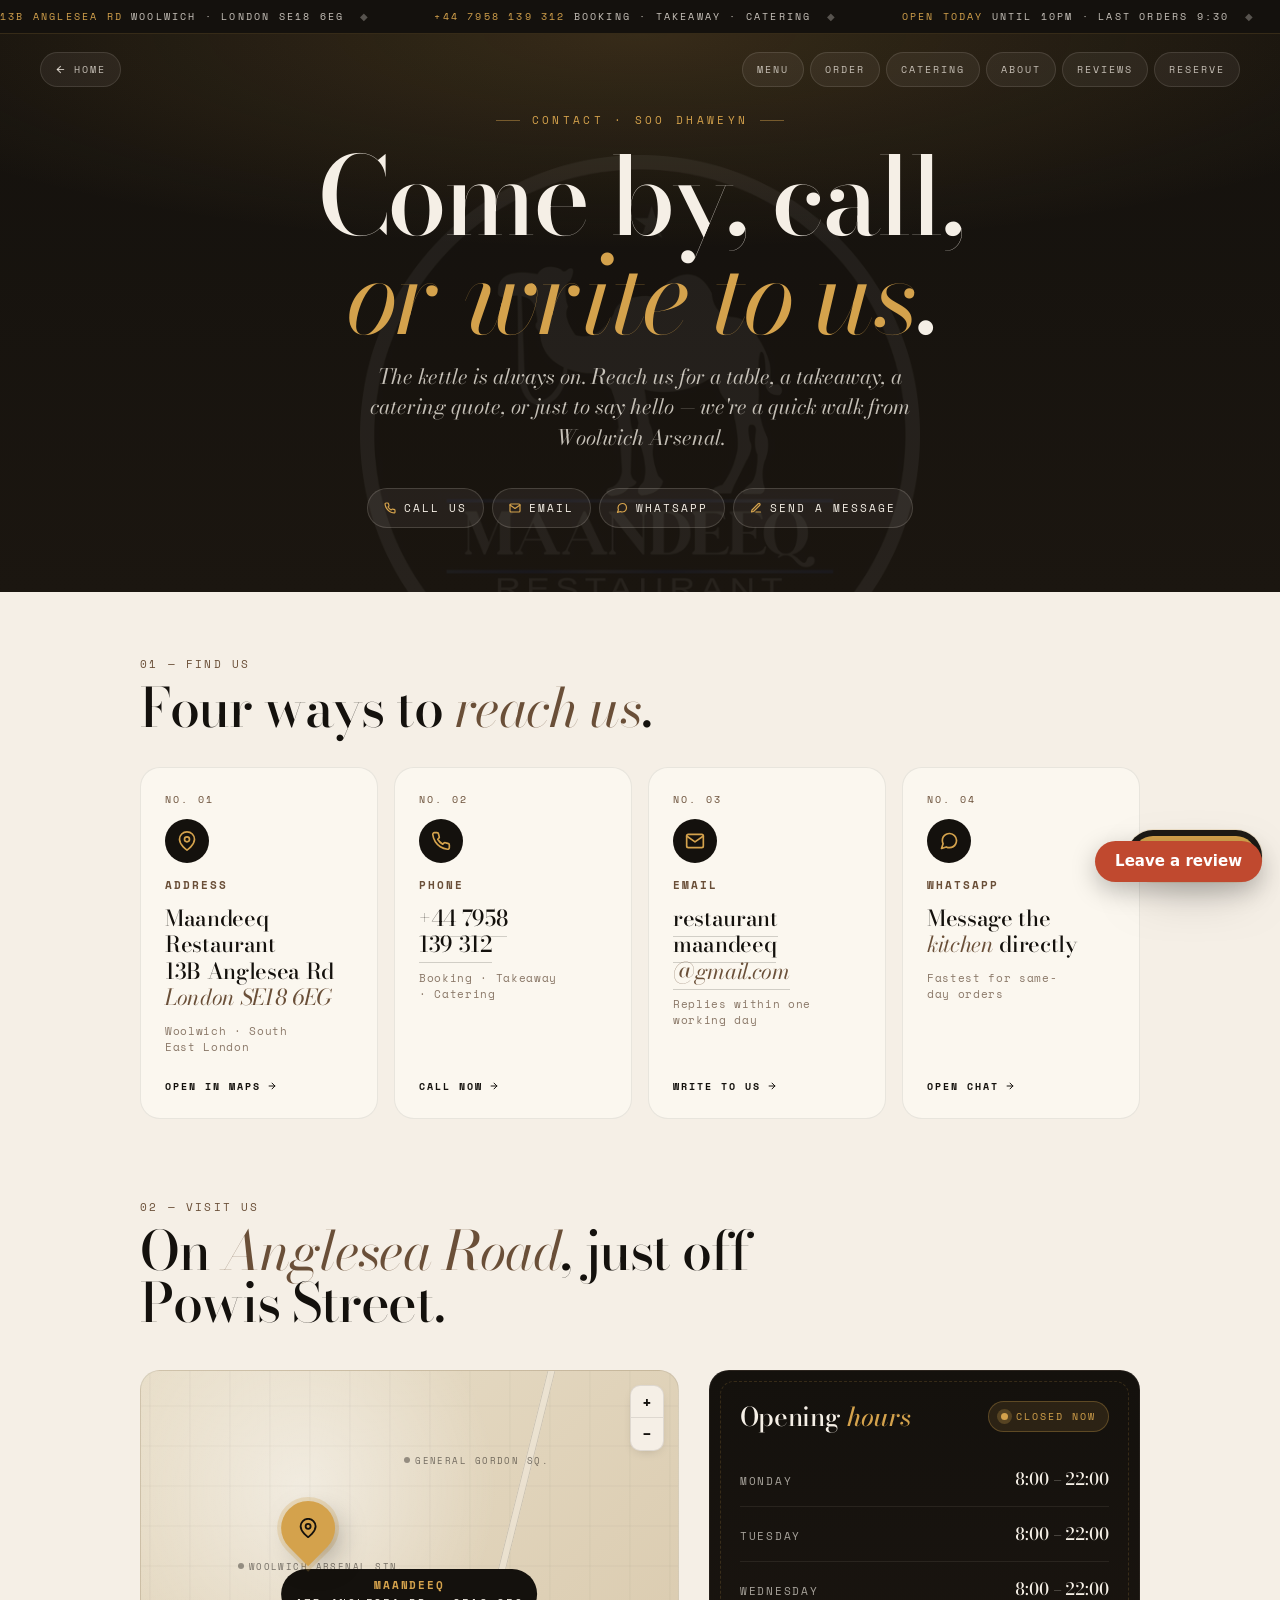
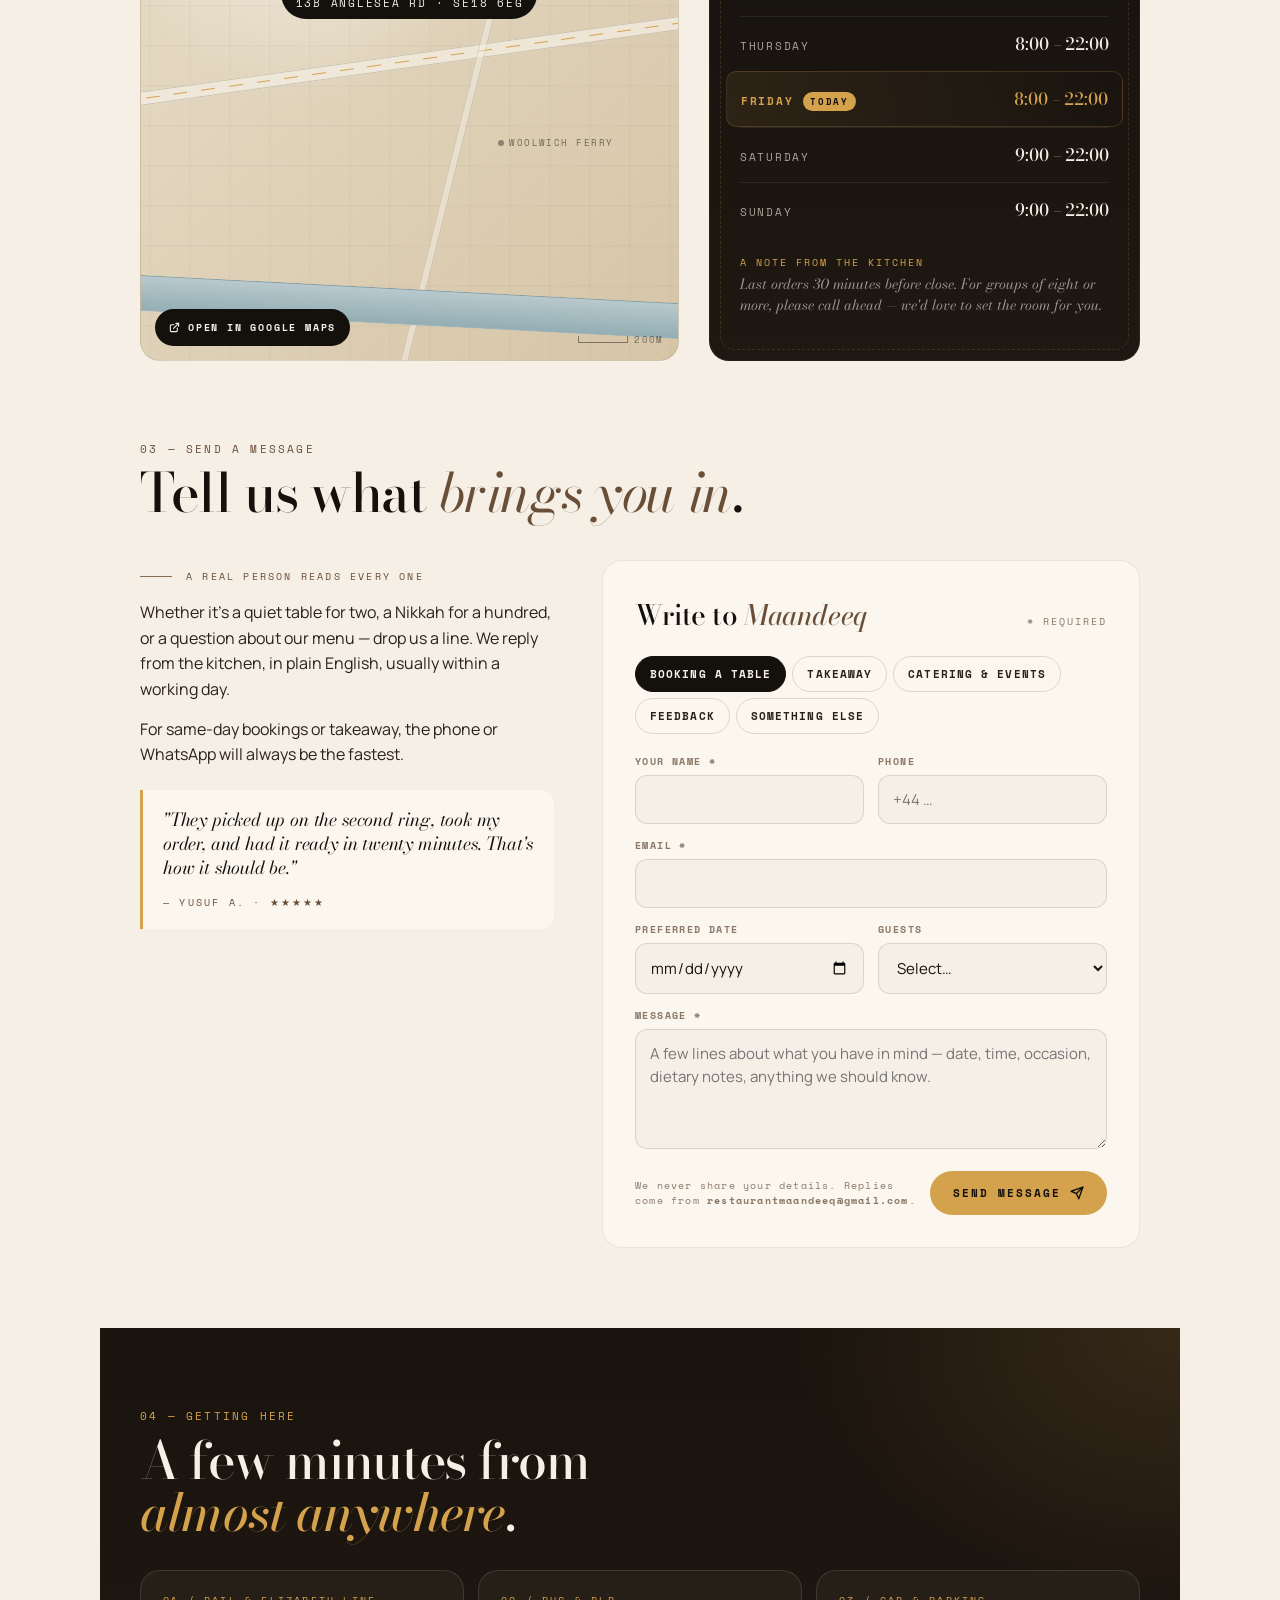
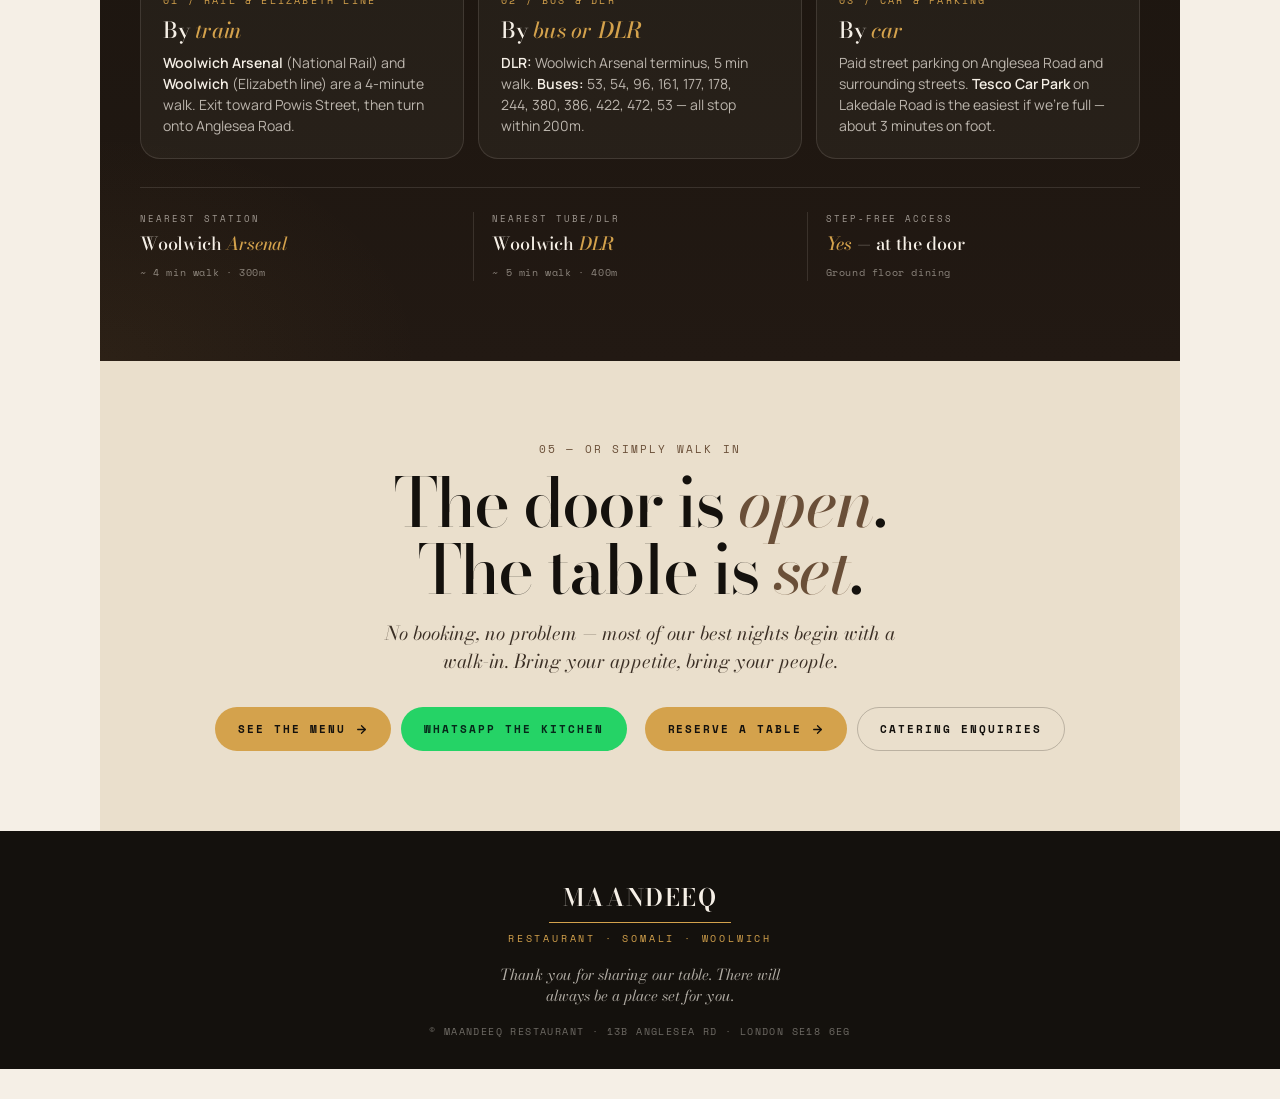
<file: Contact.html>
<!doctype html>
<html lang="en">
<head>
<meta charset="utf-8" />
<meta name="viewport" content="width=device-width, initial-scale=1, viewport-fit=cover" />
<meta name="theme-color" content="#14110D" />
<title>Contact Maandeeq · Visit, Call or Write to Us · Woolwich, London</title>
<meta name="description" content="Find Maandeeq Somali Restaurant in Woolwich. Address, opening hours, phone, email and a contact form for bookings, catering and private events." />
<link rel="icon" type="image/png" sizes="64x64" href="assets/brand/favicon.png" />
<link rel="apple-touch-icon" sizes="180x180" href="assets/brand/apple-touch-icon.png" />

<link rel="preconnect" href="https://fonts.googleapis.com" />
<link rel="preconnect" href="https://fonts.gstatic.com" crossorigin />
<link href="https://fonts.googleapis.com/css2?family=Bodoni+Moda:ital,opsz,wght@0,6..96,400..900;1,6..96,400..900&family=Manrope:wght@400;500;600;700&family=Space+Mono:wght@400;700&display=swap" rel="stylesheet" />

<style>
  :root{
    --ink:#14110D;
    --ink-2:#2A211A;
    --ink-3:#3B2F25;
    --paper:#F5EFE6;
    --paper-2:#EADFCC;
    --paper-3:#FBF7EF;
    --camel:#8B6B4F;
    --camel-dk:#6A4F38;
    --gold:#D4A24C;
    --gold-dk:#B7873A;
    --muted:#8A7868;
    --green:#6B8E5A;
    --whats:#25D366;

    --serif:"Bodoni Moda","Cormorant Garamond","Didot",serif;
    --sans:"Manrope",-apple-system,"Segoe UI",Roboto,sans-serif;
    --mono:"Space Mono",ui-monospace,Menlo,monospace;

    --pad:clamp(18px,5vw,40px);
    --r-card:20px;
    --r-pill:999px;
  }

  *{box-sizing:border-box}
  html,body{margin:0;padding:0}
  html{scroll-behavior:smooth;scroll-padding-top:120px}
  body{
    font-family:var(--sans);
    color:var(--ink);
    background:var(--paper);
    -webkit-font-smoothing:antialiased;
    text-wrap:pretty;
    overscroll-behavior:none;
    padding-bottom:90px;
  }
  img{display:block;max-width:100%}
  button{font:inherit;cursor:pointer;color:inherit;background:none;border:0}
  a{color:inherit;text-decoration:none}
  ::selection{background:var(--gold);color:var(--ink)}

  /* ============================= TICKER ============================= */
  .ticker{
    background:var(--ink);color:var(--paper);
    overflow:hidden;position:relative;
    border-bottom:1px solid rgba(212,162,76,0.18);
  }
  .ticker__track{
    display:flex;gap:48px;padding:9px 0;width:max-content;
    animation:ticker 60s linear infinite;
    font-family:var(--mono);font-size:10px;letter-spacing:0.22em;text-transform:uppercase;
    color:rgba(245,239,230,0.8);
  }
  .ticker__track span em{color:var(--gold);font-style:normal;margin-right:8px}
  .ticker__track span .sep{display:inline-block;margin:0 16px;color:rgba(245,239,230,0.3)}
  @keyframes ticker{from{transform:translateX(0)}to{transform:translateX(-50%)}}

  /* ============================= HERO ============================= */
  .hero{
    position:relative;padding:30px var(--pad) 64px;
    background:
      radial-gradient(120% 70% at 50% 0%, rgba(212,162,76,0.18), transparent 55%),
      linear-gradient(180deg,#14110D 0%, #1B1610 100%);
    color:var(--paper);overflow:hidden;text-align:center;
  }
  .hero__camel{
    position:absolute;inset:auto 0 -22% 0;margin:0 auto;
    width:min(560px,140%);opacity:.05;pointer-events:none;filter:invert(1);
  }
  .hero__back{
    position:absolute;top:18px;left:var(--pad);
    font-family:var(--mono);font-size:10px;letter-spacing:0.2em;text-transform:uppercase;
    color:rgba(245,239,230,0.75);
    display:inline-flex;align-items:center;gap:8px;
    padding:9px 14px;border-radius:var(--r-pill);
    background:rgba(245,239,230,0.06);border:1px solid rgba(245,239,230,0.12);
    transition:background .2s ease;z-index:2;
  }
  .hero__back:hover{background:rgba(245,239,230,0.12)}
  .hero__nav{
    position:absolute;top:18px;right:var(--pad);
    display:inline-flex;gap:6px;z-index:2;
    max-width:calc(100% - 130px);
    overflow-x:auto;scrollbar-width:none;-ms-overflow-style:none;
  }
  .hero__nav::-webkit-scrollbar{display:none}
  .hero__nav a{
    font-family:var(--mono);font-size:10px;letter-spacing:0.2em;text-transform:uppercase;
    color:rgba(245,239,230,0.75);padding:9px 14px;border-radius:var(--r-pill);white-space:nowrap;
    background:rgba(245,239,230,0.06);border:1px solid rgba(245,239,230,0.12);
    transition:background .2s ease;
  }
  .hero__nav a:hover{background:rgba(245,239,230,0.12)}

  .hero__eyebrow{
    margin-top:48px;
    font-family:var(--mono);font-size:11px;letter-spacing:0.3em;text-transform:uppercase;
    color:var(--gold);
    display:inline-flex;align-items:center;gap:12px;position:relative;z-index:1;
  }
  .hero__eyebrow::before,.hero__eyebrow::after{
    content:"";display:block;width:24px;height:1px;background:rgba(212,162,76,.45);
  }
  .hero__title{
    font-family:var(--serif);font-weight:500;
    font-size:clamp(48px,10vw,108px);
    line-height:0.92;letter-spacing:-0.03em;
    margin:18px 0 16px;position:relative;z-index:1;
  }
  .hero__title em{font-style:italic;color:var(--gold);font-weight:400}
  .hero__sub{
    font-family:var(--serif);font-style:italic;
    font-size:clamp(17px,2vw,21px);line-height:1.45;
    color:rgba(245,239,230,0.78);
    margin:0 auto;max-width:46ch;position:relative;z-index:1;
  }

  .hero__quick{
    margin:36px auto 0;
    position:relative;z-index:1;
    display:inline-flex;flex-wrap:wrap;justify-content:center;gap:8px;
  }
  .hero__quick a{
    font-family:var(--mono);font-size:11px;letter-spacing:0.18em;text-transform:uppercase;
    color:var(--paper);background:rgba(245,239,230,0.06);
    border:1px solid rgba(245,239,230,0.16);
    padding:11px 16px;border-radius:var(--r-pill);
    display:inline-flex;align-items:center;gap:8px;
    transition:background .2s ease,border-color .2s ease,color .2s ease;
  }
  .hero__quick a:hover{background:var(--gold);color:var(--ink);border-color:var(--gold)}
  .hero__quick a svg{color:var(--gold);transition:color .2s ease}
  .hero__quick a:hover svg{color:var(--ink)}

  /* ============================= MAIN ============================= */
  main{max-width:1080px;margin:0 auto;padding:0 var(--pad)}
  .sect{padding:64px 0 16px}
  .sect__head{margin-bottom:32px}
  .sect__num{
    font-family:var(--mono);font-size:11px;letter-spacing:0.2em;text-transform:uppercase;
    color:var(--camel-dk);display:block;margin-bottom:10px;
  }
  .sect__title{
    font-family:var(--serif);font-weight:500;
    font-size:clamp(34px,6.4vw,54px);
    line-height:0.98;letter-spacing:-0.025em;margin:0;
    max-width:18ch;
  }
  .sect__title em{font-style:italic;color:var(--camel-dk);font-weight:400}
  .sect__lede{
    font-family:var(--serif);font-style:italic;
    font-size:clamp(17px,2vw,20px);line-height:1.45;
    color:var(--ink-2);margin:16px 0 0;max-width:48ch;
  }

  /* ============================= INFO CARDS ============================= */
  .cards{
    display:grid;grid-template-columns:1fr;gap:16px;
  }
  @media (min-width:680px){
    .cards{grid-template-columns:1fr 1fr;gap:16px}
  }
  @media (min-width:980px){
    .cards{grid-template-columns:repeat(4,1fr)}
  }
  .card{
    background:var(--paper-3);
    border:1px solid rgba(20,17,13,0.08);
    border-radius:var(--r-card);
    padding:24px;
    display:flex;flex-direction:column;gap:12px;
    position:relative;overflow:hidden;
    transition:transform .25s ease, box-shadow .25s ease, border-color .25s ease;
  }
  .card:hover{
    transform:translateY(-3px);
    box-shadow:0 20px 40px -28px rgba(20,17,13,0.35);
    border-color:rgba(212,162,76,0.4);
  }
  .card__num{
    font-family:var(--mono);font-size:10px;letter-spacing:0.22em;text-transform:uppercase;
    color:var(--camel-dk);
  }
  .card__icon{
    width:44px;height:44px;border-radius:50%;
    background:var(--ink);color:var(--gold);
    display:inline-flex;align-items:center;justify-content:center;
    margin-bottom:2px;
  }
  .card__lbl{
    font-family:var(--mono);font-size:11px;letter-spacing:0.18em;text-transform:uppercase;
    color:var(--camel-dk);font-weight:600;margin:0;
  }
  .card__val{
    font-family:var(--serif);font-weight:500;
    font-size:22px;line-height:1.2;letter-spacing:-0.015em;
    margin:0;color:var(--ink);
  }
  .card__val em{font-style:italic;color:var(--camel-dk);font-weight:400}
  .card__val a{
    border-bottom:1px solid rgba(20,17,13,0.18);padding-bottom:1px;
    transition:border-color .2s ease,color .2s ease;
  }
  .card__val a:hover{color:var(--camel-dk);border-color:var(--camel-dk)}
  .card__sub{
    font-family:var(--mono);font-size:11px;letter-spacing:0.06em;
    color:var(--muted);margin:0;
  }
  .card__cta{
    margin-top:auto;padding-top:12px;
    font-family:var(--mono);font-size:10px;letter-spacing:0.2em;text-transform:uppercase;
    color:var(--ink);font-weight:700;
    display:inline-flex;align-items:center;gap:6px;
    align-self:flex-start;
  }
  .card__cta svg{transition:transform .2s ease}
  .card:hover .card__cta svg{transform:translateX(3px)}

  /* ============================= SPLIT (map + hours) ============================= */
  .split{
    display:grid;grid-template-columns:1fr;gap:26px;
    padding-top:8px;
  }
  @media (min-width:880px){
    .split{grid-template-columns:1.25fr 1fr;gap:30px;align-items:stretch}
  }

  /* Map block (no third-party tiles; uses a stylised illustration) */
  .map{
    position:relative;border-radius:var(--r-card);overflow:hidden;
    background:
      radial-gradient(60% 60% at 30% 20%, rgba(255,255,255,0.5), transparent 60%),
      linear-gradient(135deg, #E8DEC9 0%, #D6C5A7 100%);
    min-height:460px;
    border:1px solid rgba(20,17,13,0.08);
  }
  .map__grid{
    position:absolute;inset:0;
    background-image:
      linear-gradient(rgba(20,17,13,0.04) 1px, transparent 1px),
      linear-gradient(90deg, rgba(20,17,13,0.04) 1px, transparent 1px);
    background-size:40px 40px;
    background-position:center;
  }
  .map__road{
    position:absolute;background:rgba(20,17,13,0.14);
    border-radius:2px;
  }
  .map__road--main{
    left:-10%;right:-10%;top:48%;height:14px;
    transform:rotate(-8deg);transform-origin:center;
    background:rgba(245,239,230,0.7);
    border-top:1px solid rgba(20,17,13,0.18);
    border-bottom:1px solid rgba(20,17,13,0.18);
  }
  .map__road--main::after{
    content:"";position:absolute;top:50%;left:0;right:0;height:1px;
    background:repeating-linear-gradient(90deg, var(--gold) 0 14px, transparent 14px 28px);
    transform:translateY(-50%);
  }
  .map__road--cross{
    top:-10%;bottom:-10%;left:62%;width:8px;
    transform:rotate(14deg);
    background:rgba(245,239,230,0.5);
    border-left:1px solid rgba(20,17,13,0.14);
    border-right:1px solid rgba(20,17,13,0.14);
  }
  .map__road--river{
    left:-10%;right:-10%;bottom:6%;height:36px;
    transform:rotate(3deg);
    background:linear-gradient(180deg, #B8C9CD 0%, #93AEB4 100%);
    border-top:1px solid rgba(20,17,13,0.1);
    border-bottom:1px solid rgba(20,17,13,0.1);
  }
  .map__riverlbl{
    position:absolute;bottom:5%;left:14%;
    font-family:var(--serif);font-style:italic;font-size:13px;
    color:rgba(20,17,13,0.45);transform:rotate(3deg);
  }
  .map__poi{
    position:absolute;
    font-family:var(--mono);font-size:9px;letter-spacing:0.16em;text-transform:uppercase;
    color:rgba(20,17,13,0.55);
    display:inline-flex;align-items:center;gap:5px;
  }
  .map__poi::before{
    content:"";width:6px;height:6px;border-radius:50%;background:rgba(20,17,13,0.4);
  }
  .map__poi--station{ top:32%; left:18%; }
  .map__poi--ferry{ top:62%; right:12%; }
  .map__poi--park{ top:14%; right:24%; }

  .map__pin{
    position:absolute;left:50%;top:42%;
    transform:translate(-50%,-100%);
    z-index:2;
  }
  .map__pindot{
    width:54px;height:54px;border-radius:50% 50% 50% 0;
    background:var(--gold);
    rotate:-45deg;
    box-shadow:0 12px 30px -10px rgba(20,17,13,0.5), 0 0 0 4px rgba(212,162,76,0.25);
    display:flex;align-items:center;justify-content:center;
    animation:pinPulse 2.4s ease-in-out infinite;
  }
  @keyframes pinPulse{
    0%,100%{box-shadow:0 12px 30px -10px rgba(20,17,13,0.5), 0 0 0 4px rgba(212,162,76,0.25)}
    50%{box-shadow:0 12px 30px -10px rgba(20,17,13,0.5), 0 0 0 14px rgba(212,162,76,0)}
  }
  .map__pindot svg{rotate:45deg;color:var(--ink)}
  .map__pinlbl{
    margin-top:14px;
    background:var(--ink);color:var(--paper);
    font-family:var(--mono);font-size:11px;letter-spacing:0.16em;text-transform:uppercase;
    padding:8px 14px;border-radius:var(--r-pill);
    white-space:nowrap;
    text-align:center;
  }
  .map__pinlbl strong{display:block;color:var(--gold);font-weight:700;margin-bottom:2px}

  .map__zoom{
    position:absolute;top:14px;right:14px;
    display:flex;flex-direction:column;
    background:var(--paper);
    border-radius:10px;
    border:1px solid rgba(20,17,13,0.1);
    overflow:hidden;
    box-shadow:0 4px 12px -6px rgba(20,17,13,0.25);
  }
  .map__zoom button{
    width:32px;height:32px;background:transparent;border:0;
    font-family:var(--mono);font-size:16px;font-weight:700;color:var(--ink);
    border-bottom:1px solid rgba(20,17,13,0.1);
  }
  .map__zoom button:last-child{border-bottom:0}
  .map__zoom button:hover{background:rgba(20,17,13,0.05)}

  .map__open{
    position:absolute;left:14px;bottom:14px;
    background:var(--ink);color:var(--paper);
    font-family:var(--mono);font-size:10px;letter-spacing:0.18em;text-transform:uppercase;font-weight:700;
    padding:11px 14px;border-radius:var(--r-pill);
    display:inline-flex;align-items:center;gap:8px;
    transition:background .2s ease;
  }
  .map__open:hover{background:var(--gold);color:var(--ink)}

  .map__scale{
    position:absolute;bottom:14px;right:14px;
    font-family:var(--mono);font-size:9px;letter-spacing:0.16em;text-transform:uppercase;
    color:rgba(20,17,13,0.5);
    display:inline-flex;align-items:center;gap:6px;
  }
  .map__scale::before{
    content:"";display:block;width:48px;height:6px;
    border-left:1px solid rgba(20,17,13,0.45);
    border-right:1px solid rgba(20,17,13,0.45);
    border-bottom:1px solid rgba(20,17,13,0.45);
  }

  /* HOURS panel (dark) */
  .hours{
    background:linear-gradient(180deg,#14110D 0%, #1F1812 100%);
    color:var(--paper);
    border-radius:var(--r-card);
    padding:30px;
    position:relative;overflow:hidden;
    border:1px solid rgba(245,239,230,0.06);
    display:flex;flex-direction:column;
  }
  .hours::before{
    content:"";position:absolute;inset:10px;
    border:1px dashed rgba(212,162,76,0.18);
    border-radius:14px;pointer-events:none;
  }
  .hours__head{
    display:flex;align-items:center;justify-content:space-between;gap:14px;
    margin-bottom:20px;position:relative;z-index:1;
  }
  .hours__title{
    font-family:var(--serif);font-weight:500;
    font-size:26px;letter-spacing:-0.015em;line-height:1;margin:0;
  }
  .hours__title em{font-style:italic;color:var(--gold)}
  .hours__status{
    display:inline-flex;align-items:center;gap:8px;
    font-family:var(--mono);font-size:10px;letter-spacing:0.2em;text-transform:uppercase;
    background:rgba(107,142,90,0.18);color:#A8C599;
    padding:7px 12px;border-radius:var(--r-pill);
    border:1px solid rgba(107,142,90,0.3);
  }
  .hours__status::before{
    content:"";width:7px;height:7px;border-radius:50%;background:#A8C599;
    box-shadow:0 0 0 4px rgba(168,197,153,0.25);
    animation:pulse 2s ease-in-out infinite;
  }
  .hours__status.is-closed{background:rgba(212,162,76,0.12);color:var(--gold);border-color:rgba(212,162,76,0.3)}
  .hours__status.is-closed::before{background:var(--gold);box-shadow:0 0 0 4px rgba(212,162,76,0.25)}
  @keyframes pulse{50%{box-shadow:0 0 0 8px rgba(168,197,153,0)}}

  .hours__list{
    list-style:none;margin:0;padding:0;position:relative;z-index:1;
  }
  .hours__list li{
    display:grid;grid-template-columns:1fr auto;align-items:baseline;
    padding:14px 0;
    border-top:1px solid rgba(245,239,230,0.08);
    gap:14px;
  }
  .hours__list li:first-child{border-top:0}
  .hours__list li.is-today{
    background:linear-gradient(90deg, rgba(212,162,76,0.1), transparent);
    margin:0 -14px;padding:14px 14px;border-radius:10px;
    border:1px solid rgba(212,162,76,0.2);
    border-top:1px solid rgba(212,162,76,0.2);
  }
  .hours__day{
    font-family:var(--mono);font-size:11px;letter-spacing:0.16em;text-transform:uppercase;
    color:rgba(245,239,230,0.65);font-weight:500;
    display:flex;align-items:center;gap:10px;
  }
  .hours__list li.is-today .hours__day{color:var(--gold);font-weight:700}
  .hours__list li.is-today .hours__day::after{
    content:"Today";
    font-size:9px;letter-spacing:0.18em;
    padding:3px 7px;border-radius:var(--r-pill);
    background:var(--gold);color:var(--ink);font-weight:700;
  }
  .hours__time{
    font-family:var(--serif);font-weight:500;font-size:17px;
    color:var(--paper);letter-spacing:-0.005em;
    font-feature-settings:"tnum";
  }
  .hours__list li.is-today .hours__time{color:var(--gold)}
  .hours__foot{
    margin-top:auto;padding-top:18px;position:relative;z-index:1;
    font-family:var(--serif);font-style:italic;font-size:14px;
    color:rgba(245,239,230,0.6);line-height:1.5;
  }
  .hours__foot strong{color:var(--gold);font-weight:500;font-style:normal;font-family:var(--mono);font-size:10px;letter-spacing:0.2em;text-transform:uppercase;display:block;margin-bottom:4px}

  /* ============================= FORM ============================= */
  .formwrap{
    display:grid;grid-template-columns:1fr;gap:30px;
    padding-top:8px;
  }
  @media (min-width:880px){
    .formwrap{grid-template-columns:1fr 1.3fr;gap:48px;align-items:start}
  }
  .formintro{position:sticky;top:120px}
  .formintro p{
    font-size:16px;line-height:1.6;color:var(--ink-2);
    margin:0 0 14px;max-width:42ch;
  }
  .formintro__rule{
    display:inline-flex;align-items:center;gap:14px;
    margin:6px 0 16px;
    font-family:var(--mono);font-size:10px;letter-spacing:0.22em;text-transform:uppercase;
    color:var(--camel-dk);
  }
  .formintro__rule::before{content:"";display:block;width:32px;height:1px;background:var(--camel)}
  .formintro__quotes{
    margin-top:22px;padding:18px 20px;
    border-left:3px solid var(--gold);
    background:var(--paper-3);
    border-radius:0 14px 14px 0;
  }
  .formintro__quotes p{
    font-family:var(--serif);font-style:italic;font-size:18px;
    line-height:1.35;color:var(--ink);margin:0 0 8px;
    letter-spacing:-0.01em;
  }
  .formintro__quotes span{
    font-family:var(--mono);font-size:10px;letter-spacing:0.22em;text-transform:uppercase;
    color:var(--camel-dk);
  }

  .form{
    background:var(--paper-3);
    border:1px solid rgba(20,17,13,0.08);
    border-radius:var(--r-card);
    padding:clamp(22px,3vw,32px);
    position:relative;
  }
  .form__head{
    display:flex;align-items:baseline;justify-content:space-between;
    gap:12px;margin-bottom:20px;flex-wrap:wrap;
  }
  .form__head h3{
    font-family:var(--serif);font-weight:500;
    font-size:28px;letter-spacing:-0.015em;margin:0;
  }
  .form__head h3 em{font-style:italic;color:var(--camel-dk)}
  .form__head small{
    font-family:var(--mono);font-size:10px;letter-spacing:0.2em;text-transform:uppercase;
    color:var(--muted);
  }

  .topic{
    display:flex;flex-wrap:wrap;gap:6px;margin-bottom:20px;
  }
  .topic button{
    padding:9px 14px;border-radius:var(--r-pill);
    background:transparent;border:1px solid rgba(20,17,13,0.14);
    font-family:var(--mono);font-size:11px;letter-spacing:0.1em;text-transform:uppercase;
    color:var(--ink-2);font-weight:600;
    transition:background .2s ease,color .2s ease,border-color .2s ease;
  }
  .topic button:hover{background:rgba(20,17,13,0.05)}
  .topic button.is-on{background:var(--ink);color:var(--paper);border-color:var(--ink)}

  .grid{
    display:grid;grid-template-columns:1fr 1fr;gap:14px;
  }
  @media (max-width:520px){.grid{grid-template-columns:1fr}}
  .field{display:flex;flex-direction:column;gap:6px}
  .field--full{grid-column:1/-1}
  .field > label{
    font-family:var(--mono);font-size:10px;letter-spacing:0.14em;text-transform:uppercase;
    color:var(--muted);font-weight:600;
  }
  .field input, .field textarea, .field select{
    background:var(--paper);
    border:1px solid rgba(20,17,13,0.12);
    border-radius:12px;
    padding:13px 14px;
    font:inherit;font-size:15px;color:var(--ink);
    font-family:var(--sans);
    transition:border-color .2s ease, background .2s ease;
  }
  .field textarea{min-height:120px;resize:vertical;line-height:1.5}
  .field input:focus, .field textarea:focus, .field select:focus{
    outline:none;border-color:var(--camel);background:#fff;
  }
  .field--full textarea{font-family:var(--sans)}

  .form__foot{
    margin-top:22px;
    display:flex;align-items:center;justify-content:space-between;gap:14px;
    flex-wrap:wrap;
  }
  .form__hint{
    font-family:var(--mono);font-size:10px;letter-spacing:0.12em;
    color:var(--muted);margin:0;flex:1;min-width:200px;
  }
  .btn{
    display:inline-flex;align-items:center;gap:9px;
    padding:13px 22px;border-radius:var(--r-pill);
    font-family:var(--mono);font-size:11px;letter-spacing:0.18em;text-transform:uppercase;
    font-weight:700;text-decoration:none;
    transition:background .2s ease, color .2s ease, transform .15s ease, border-color .2s ease;
    border:1px solid transparent;cursor:pointer;
  }
  .btn:active{transform:scale(0.98)}
  .btn--gold{background:var(--gold);color:var(--ink)}
  .btn--gold:hover{background:var(--gold-dk)}
  .btn--ghost{border-color:rgba(20,17,13,0.22);color:var(--ink);background:transparent}
  .btn--ghost:hover{background:var(--ink);color:var(--paper);border-color:var(--ink)}
  .btn--ghost-light{border-color:rgba(245,239,230,0.3);color:var(--paper);background:transparent}
  .btn--ghost-light:hover{background:var(--paper);color:var(--ink);border-color:var(--paper)}
  .btn--whats{background:var(--whats);color:#06281a}
  .btn--whats:hover{background:#1FBA5A}

  .form__sent{
    background:rgba(212,162,76,0.12);
    border:1px solid rgba(212,162,76,0.35);
    border-radius:14px;
    padding:22px;
    text-align:center;
    display:none;
  }
  .form__sent.is-on{display:block;animation:fadeIn .35s ease}
  @keyframes fadeIn{from{opacity:0;transform:translateY(8px)}to{opacity:1;transform:none}}
  .form__sent h4{
    font-family:var(--serif);font-style:italic;font-weight:500;
    font-size:24px;letter-spacing:-0.01em;margin:0 0 6px;color:var(--ink);
  }
  .form__sent p{
    font-size:14px;color:var(--ink-2);margin:0;line-height:1.5;
  }

  /* ============================= GETTING HERE (dark band) ============================= */
  .getting{
    margin:64px calc(var(--pad)*-1) 0;
    padding:80px var(--pad);
    background:linear-gradient(180deg,#1A140E 0%, #221913 100%);
    color:var(--paper);
    position:relative;overflow:hidden;
  }
  .getting::before{
    content:"";position:absolute;inset:0;
    background:
      radial-gradient(60% 70% at 100% 0%, rgba(212,162,76,0.15), transparent 60%),
      radial-gradient(50% 60% at 0% 100%, rgba(212,162,76,0.06), transparent 60%);
    pointer-events:none;
  }
  .getting__inner{
    max-width:1080px;margin:0 auto;position:relative;z-index:1;
  }
  .getting__head{margin-bottom:32px}
  .getting__num{
    font-family:var(--mono);font-size:11px;letter-spacing:0.2em;text-transform:uppercase;
    color:var(--gold);display:block;margin-bottom:10px;
  }
  .getting__title{
    font-family:var(--serif);font-weight:500;
    font-size:clamp(34px,5.6vw,52px);
    line-height:1;letter-spacing:-0.025em;margin:0;max-width:18ch;
  }
  .getting__title em{font-style:italic;color:var(--gold)}

  .modes{
    display:grid;grid-template-columns:1fr;gap:14px;
  }
  @media (min-width:680px){.modes{grid-template-columns:repeat(3,1fr)}}
  .mode{
    background:rgba(245,239,230,0.04);
    border:1px solid rgba(245,239,230,0.12);
    border-radius:var(--r-card);
    padding:22px;
    display:flex;flex-direction:column;gap:10px;
  }
  .mode__no{
    font-family:var(--mono);font-size:10px;letter-spacing:0.22em;text-transform:uppercase;
    color:var(--gold);
  }
  .mode__name{
    font-family:var(--serif);font-weight:500;
    font-size:22px;line-height:1.1;letter-spacing:-0.01em;margin:0;color:var(--paper);
  }
  .mode__name em{font-style:italic;color:var(--gold)}
  .mode__txt{
    font-size:14px;line-height:1.5;color:rgba(245,239,230,0.72);margin:0;
  }
  .mode__txt strong{color:var(--paper);font-weight:600}

  .nearest{
    margin-top:28px;
    border-top:1px solid rgba(245,239,230,0.12);
    padding-top:24px;
    display:grid;grid-template-columns:1fr;gap:6px;
  }
  @media (min-width:720px){.nearest{grid-template-columns:repeat(3,1fr);gap:0}}
  .nearest__cell{padding:0 18px;border-left:1px solid rgba(245,239,230,0.12)}
  .nearest__cell:first-child{padding-left:0;border-left:0}
  .nearest__lbl{
    font-family:var(--mono);font-size:9px;letter-spacing:0.22em;text-transform:uppercase;
    color:rgba(245,239,230,0.6);display:block;margin-bottom:8px;
  }
  .nearest__val{
    font-family:var(--serif);font-weight:500;font-size:18px;
    color:var(--paper);letter-spacing:-0.01em;line-height:1.2;margin:0 0 4px;
  }
  .nearest__val em{font-style:italic;color:var(--gold)}
  .nearest__sub{
    font-family:var(--mono);font-size:10px;letter-spacing:0.06em;
    color:rgba(245,239,230,0.5);
  }

  /* ============================= CTA ============================= */
  .cta{
    margin:0 calc(var(--pad)*-1);
    padding:80px var(--pad);
    background:var(--paper-2);
    text-align:center;position:relative;overflow:hidden;
  }
  .cta__num{
    font-family:var(--mono);font-size:11px;letter-spacing:0.2em;text-transform:uppercase;
    color:var(--camel-dk);display:block;margin-bottom:12px;
  }
  .cta h2{
    font-family:var(--serif);font-weight:500;
    font-size:clamp(38px,6.5vw,68px);
    line-height:0.98;letter-spacing:-0.03em;
    margin:0 auto 18px;max-width:14ch;
  }
  .cta h2 em{font-style:italic;color:var(--camel-dk)}
  .cta p{
    font-family:var(--serif);font-style:italic;
    font-size:clamp(16px,1.8vw,19px);
    color:var(--ink-3);line-height:1.45;
    margin:0 auto 32px;max-width:46ch;
  }
  .cta__row{
    display:inline-flex;flex-wrap:wrap;gap:10px;justify-content:center;
  }

  /* ============================= FOOTER ============================= */
  footer{
    background:var(--ink);color:var(--paper);
    padding:48px var(--pad) 30px;text-align:center;
  }
  footer .wordmark{
    font-family:var(--serif);font-weight:600;font-size:24px;letter-spacing:0.06em;
    display:inline-block;padding:0 0 6px;border-bottom:1px solid var(--gold);position:relative;
  }
  footer .wordmark::before,footer .wordmark::after{
    content:"";position:absolute;bottom:-1px;width:24%;height:1px;background:var(--gold)
  }
  footer .wordmark::before{left:-14px}
  footer .wordmark::after{right:-14px}
  footer .tagline{
    font-family:var(--mono);font-size:10px;letter-spacing:0.28em;text-transform:uppercase;
    color:var(--gold);margin:8px 0 18px;
  }
  footer .legal{
    font-family:var(--mono);font-size:10px;letter-spacing:0.14em;text-transform:uppercase;
    color:rgba(245,239,230,0.4);margin:18px 0 0;
  }
  footer .quote{
    font-family:var(--serif);font-style:italic;color:rgba(245,239,230,0.7);
    max-width:32ch;margin:0 auto;font-size:15px;line-height:1.4;
  }

  /* ============================= STICKY ACTIONS ============================= */
  .actions{
    position:fixed;
    left:12px;right:12px;bottom:12px;z-index:60;
    background:rgba(20,17,13,0.96);
    backdrop-filter:blur(14px);-webkit-backdrop-filter:blur(14px);
    color:var(--paper);
    border-radius:var(--r-pill);
    padding:8px;
    display:grid;grid-template-columns:1fr 1fr 1fr;gap:6px;
    box-shadow:0 20px 50px -20px rgba(0,0,0,0.5), 0 0 0 1px rgba(212,162,76,0.18);
    max-width:580px;margin:0 auto;
  }
  .actions__btn{
    background:transparent;border:0;color:var(--paper);
    padding:11px 6px;border-radius:calc(var(--r-pill) - 4px);
    font-family:var(--mono);font-size:11px;letter-spacing:0.12em;text-transform:uppercase;font-weight:600;
    display:inline-flex;align-items:center;justify-content:center;gap:7px;
    transition:background .2s ease;
  }
  .actions__btn:hover{background:rgba(245,239,230,0.06)}
  .actions__btn--call{background:var(--gold);color:var(--ink)}
  .actions__btn--call:hover{background:var(--gold-dk)}

  @media (min-width:760px){
    body{padding-bottom:30px}
    .actions{
      left:auto;right:18px;bottom:18px;
      grid-template-columns:1fr;width:auto;padding:6px;
    }
    .actions__btn{padding:12px 22px}
    .actions__btn--whats,.actions__btn--menu{display:none}
  }
</style>
<!-- seo:auto start -->
<link rel="canonical" href="https://maandeeq.vercel.app/Contact.html">
<meta property="og:type" content="website">
<meta property="og:site_name" content="Maandeeq Restaurant">
<meta property="og:title" content="Contact Maandeeq · Visit, Call or Write to Us · Woolwich, London">
<meta property="og:description" content="Maandeeq — authentic Somali food in Woolwich. Family platters, takeaway, table reservations and catering with warm hospitality.">
<meta property="og:url" content="https://maandeeq.vercel.app/Contact.html">
<meta property="og:locale" content="en_GB">
<meta property="og:image" content="https://maandeeq.vercel.app/assets/brand/logo-transparent.png">
<meta name="twitter:card" content="summary_large_image">
<meta name="twitter:title" content="Contact Maandeeq · Visit, Call or Write to Us · Woolwich, London">
<meta name="twitter:description" content="Maandeeq — authentic Somali food in Woolwich. Family platters, takeaway, table reservations and catering with warm hospitality.">
<meta name="twitter:image" content="https://maandeeq.vercel.app/assets/brand/logo-transparent.png">
<!-- seo:auto end -->
</head>
<body>

<!-- ============================= TICKER ============================= -->
<div class="ticker" aria-hidden="true">
  <div class="ticker__track" id="ticker"></div>
</div>

<!-- ============================= HERO ============================= -->
<header class="hero" data-screen-label="01 Hero">
  <a class="hero__back" href="index.html">
    <svg width="11" height="11" viewBox="0 0 24 24" fill="none" stroke="currentColor" stroke-width="2.4" stroke-linecap="round" stroke-linejoin="round"><line x1="19" y1="12" x2="5" y2="12"></line><polyline points="12 19 5 12 12 5"></polyline></svg>
    Home
  </a>
  <div class="hero__nav">
    <a href="Menu.html">Menu</a>
    <a href="Order.html">Order</a>
    <a href="Catering.html">Catering</a>
    <a href="About.html">About</a>
    <a href="Reviews.html">Reviews</a>
    <a href="Reserve.html">Reserve</a>
  </div>

  <img class="hero__camel" src="assets/brand/logo-transparent.png" alt="" aria-hidden="true" />

  <div class="hero__eyebrow">Contact · Soo Dhaweyn</div>
  <h1 class="hero__title">Come by, call,<br><em>or write to us</em>.</h1>
  <p class="hero__sub">The kettle is always on. Reach us for a table, a takeaway, a catering quote, or just to say hello — we're a quick walk from Woolwich Arsenal.</p>

  <div class="hero__quick">
    <a href="tel:+447958139312">
      <svg width="12" height="12" viewBox="0 0 24 24" fill="none" stroke="currentColor" stroke-width="2.4" stroke-linecap="round" stroke-linejoin="round"><path d="M22 16.92v3a2 2 0 0 1-2.18 2 19.79 19.79 0 0 1-8.63-3.07 19.5 19.5 0 0 1-6-6 19.79 19.79 0 0 1-3.07-8.67A2 2 0 0 1 4.11 2h3a2 2 0 0 1 2 1.72c.13.96.37 1.9.72 2.81a2 2 0 0 1-.45 2.11L8.09 9.91a16 16 0 0 0 6 6l1.27-1.27a2 2 0 0 1 2.11-.45c.91.35 1.85.59 2.81.72A2 2 0 0 1 22 16.92z"></path></svg>
      Call us
    </a>
    <a href="mailto:restaurantmaandeeq@gmail.com">
      <svg width="12" height="12" viewBox="0 0 24 24" fill="none" stroke="currentColor" stroke-width="2.4" stroke-linecap="round" stroke-linejoin="round"><path d="M4 4h16c1.1 0 2 .9 2 2v12c0 1.1-.9 2-2 2H4c-1.1 0-2-.9-2-2V6c0-1.1.9-2 2-2z"></path><polyline points="22,6 12,13 2,6"></polyline></svg>
      Email
    </a>
    <a href="https://wa.me/447958139312" target="_blank" rel="noopener">
      <svg width="12" height="12" viewBox="0 0 24 24" fill="none" stroke="currentColor" stroke-width="2.4" stroke-linecap="round" stroke-linejoin="round"><path d="M21 11.5a8.38 8.38 0 0 1-.9 3.8 8.5 8.5 0 0 1-7.6 4.7 8.38 8.38 0 0 1-3.8-.9L3 21l1.9-5.7a8.38 8.38 0 0 1-.9-3.8 8.5 8.5 0 0 1 4.7-7.6 8.38 8.38 0 0 1 3.8-.9h.5a8.48 8.48 0 0 1 8 8v.5z"></path></svg>
      WhatsApp
    </a>
    <a href="#form">
      <svg width="12" height="12" viewBox="0 0 24 24" fill="none" stroke="currentColor" stroke-width="2.4" stroke-linecap="round" stroke-linejoin="round"><path d="M12 20h9"></path><path d="M16.5 3.5a2.121 2.121 0 0 1 3 3L7 19l-4 1 1-4L16.5 3.5z"></path></svg>
      Send a message
    </a>
  </div>
</header>

<main>

  <!-- ============================= INFO CARDS ============================= -->
  <section class="sect" id="reach" data-screen-label="02 Ways to reach us">
    <div class="sect__head">
      <span class="sect__num">01 — Find us</span>
      <h2 class="sect__title">Four ways to <em>reach us</em>.</h2>
    </div>

    <div class="cards">
      <article class="card">
        <span class="card__num">No. 01</span>
        <div class="card__icon">
          <svg width="20" height="20" viewBox="0 0 24 24" fill="none" stroke="currentColor" stroke-width="2" stroke-linecap="round" stroke-linejoin="round"><path d="M21 10c0 7-9 13-9 13s-9-6-9-13a9 9 0 0 1 18 0z"></path><circle cx="12" cy="10" r="3"></circle></svg>
        </div>
        <p class="card__lbl">Address</p>
        <p class="card__val">Maandeeq Restaurant<br>13B Anglesea Rd<br><em>London SE18 6EG</em></p>
        <p class="card__sub">Woolwich · South East London</p>
        <a class="card__cta" href="https://maps.google.com/?q=Maandeeq+Restaurant+13B+Anglesea+Rd+London+SE18+6EG" target="_blank" rel="noopener">
          Open in maps
          <svg width="10" height="10" viewBox="0 0 24 24" fill="none" stroke="currentColor" stroke-width="2.4" stroke-linecap="round" stroke-linejoin="round"><line x1="5" y1="12" x2="19" y2="12"></line><polyline points="12 5 19 12 12 19"></polyline></svg>
        </a>
      </article>

      <article class="card">
        <span class="card__num">No. 02</span>
        <div class="card__icon">
          <svg width="20" height="20" viewBox="0 0 24 24" fill="none" stroke="currentColor" stroke-width="2" stroke-linecap="round" stroke-linejoin="round"><path d="M22 16.92v3a2 2 0 0 1-2.18 2 19.79 19.79 0 0 1-8.63-3.07 19.5 19.5 0 0 1-6-6 19.79 19.79 0 0 1-3.07-8.67A2 2 0 0 1 4.11 2h3a2 2 0 0 1 2 1.72c.13.96.37 1.9.72 2.81a2 2 0 0 1-.45 2.11L8.09 9.91a16 16 0 0 0 6 6l1.27-1.27a2 2 0 0 1 2.11-.45c.91.35 1.85.59 2.81.72A2 2 0 0 1 22 16.92z"></path></svg>
        </div>
        <p class="card__lbl">Phone</p>
        <p class="card__val"><a href="tel:+447958139312">+44 7958<br>139 312</a></p>
        <p class="card__sub">Booking · Takeaway · Catering</p>
        <a class="card__cta" href="tel:+447958139312">
          Call now
          <svg width="10" height="10" viewBox="0 0 24 24" fill="none" stroke="currentColor" stroke-width="2.4" stroke-linecap="round" stroke-linejoin="round"><line x1="5" y1="12" x2="19" y2="12"></line><polyline points="12 5 19 12 12 19"></polyline></svg>
        </a>
      </article>

      <article class="card">
        <span class="card__num">No. 03</span>
        <div class="card__icon">
          <svg width="20" height="20" viewBox="0 0 24 24" fill="none" stroke="currentColor" stroke-width="2" stroke-linecap="round" stroke-linejoin="round"><path d="M4 4h16c1.1 0 2 .9 2 2v12c0 1.1-.9 2-2 2H4c-1.1 0-2-.9-2-2V6c0-1.1.9-2 2-2z"></path><polyline points="22,6 12,13 2,6"></polyline></svg>
        </div>
        <p class="card__lbl">Email</p>
        <p class="card__val"><a href="mailto:restaurantmaandeeq@gmail.com">restaurant<br>maandeeq<br><em>@gmail.com</em></a></p>
        <p class="card__sub">Replies within one working day</p>
        <a class="card__cta" href="mailto:restaurantmaandeeq@gmail.com">
          Write to us
          <svg width="10" height="10" viewBox="0 0 24 24" fill="none" stroke="currentColor" stroke-width="2.4" stroke-linecap="round" stroke-linejoin="round"><line x1="5" y1="12" x2="19" y2="12"></line><polyline points="12 5 19 12 12 19"></polyline></svg>
        </a>
      </article>

      <article class="card">
        <span class="card__num">No. 04</span>
        <div class="card__icon">
          <svg width="20" height="20" viewBox="0 0 24 24" fill="none" stroke="currentColor" stroke-width="2" stroke-linecap="round" stroke-linejoin="round"><path d="M21 11.5a8.38 8.38 0 0 1-.9 3.8 8.5 8.5 0 0 1-7.6 4.7 8.38 8.38 0 0 1-3.8-.9L3 21l1.9-5.7a8.38 8.38 0 0 1-.9-3.8 8.5 8.5 0 0 1 4.7-7.6 8.38 8.38 0 0 1 3.8-.9h.5a8.48 8.48 0 0 1 8 8v.5z"></path></svg>
        </div>
        <p class="card__lbl">WhatsApp</p>
        <p class="card__val">Message the<br><em>kitchen</em> directly</p>
        <p class="card__sub">Fastest for same-day orders</p>
        <a class="card__cta" href="https://wa.me/447958139312" target="_blank" rel="noopener">
          Open chat
          <svg width="10" height="10" viewBox="0 0 24 24" fill="none" stroke="currentColor" stroke-width="2.4" stroke-linecap="round" stroke-linejoin="round"><line x1="5" y1="12" x2="19" y2="12"></line><polyline points="12 5 19 12 12 19"></polyline></svg>
        </a>
      </article>
    </div>
  </section>

  <!-- ============================= MAP + HOURS ============================= -->
  <section class="sect" id="visit" data-screen-label="03 Map + hours">
    <div class="sect__head">
      <span class="sect__num">02 — Visit us</span>
      <h2 class="sect__title">On <em>Anglesea Road</em>, just off Powis Street.</h2>
    </div>

    <div class="split">
      <div class="map" aria-label="Stylised map showing Maandeeq Restaurant in Woolwich">
        <div class="map__grid"></div>
        <div class="map__road map__road--main"></div>
        <div class="map__road map__road--cross"></div>
        <div class="map__road map__road--river"></div>
        <span class="map__riverlbl">River Thames</span>

        <span class="map__poi map__poi--station">Woolwich Arsenal Stn.</span>
        <span class="map__poi map__poi--ferry">Woolwich Ferry</span>
        <span class="map__poi map__poi--park">General Gordon Sq.</span>

        <div class="map__pin">
          <div class="map__pindot">
            <svg width="20" height="20" viewBox="0 0 24 24" fill="none" stroke="currentColor" stroke-width="2.2" stroke-linecap="round" stroke-linejoin="round"><path d="M21 10c0 7-9 13-9 13s-9-6-9-13a9 9 0 0 1 18 0z"></path><circle cx="12" cy="10" r="3"></circle></svg>
          </div>
          <div class="map__pinlbl">
            <strong>Maandeeq</strong>
            13B Anglesea Rd · SE18 6EG
          </div>
        </div>

        <div class="map__zoom">
          <button type="button" aria-label="Zoom in">+</button>
          <button type="button" aria-label="Zoom out">−</button>
        </div>

        <a class="map__open" href="https://maps.google.com/?q=Maandeeq+Restaurant+13B+Anglesea+Rd+London+SE18+6EG" target="_blank" rel="noopener">
          <svg width="11" height="11" viewBox="0 0 24 24" fill="none" stroke="currentColor" stroke-width="2.4" stroke-linecap="round" stroke-linejoin="round"><path d="M18 13v6a2 2 0 0 1-2 2H5a2 2 0 0 1-2-2V8a2 2 0 0 1 2-2h6"></path><polyline points="15 3 21 3 21 9"></polyline><line x1="10" y1="14" x2="21" y2="3"></line></svg>
          Open in Google Maps
        </a>

        <span class="map__scale">200m</span>
      </div>

      <aside class="hours" id="hours-panel">
        <div class="hours__head">
          <h3 class="hours__title">Opening <em>hours</em></h3>
          <span class="hours__status" id="status">Open now</span>
        </div>
        <ul class="hours__list" id="hours-list">
          <li data-day="1"><span class="hours__day">Monday</span><span class="hours__time">8:00 – 22:00</span></li>
          <li data-day="2"><span class="hours__day">Tuesday</span><span class="hours__time">8:00 – 22:00</span></li>
          <li data-day="3"><span class="hours__day">Wednesday</span><span class="hours__time">8:00 – 22:00</span></li>
          <li data-day="4"><span class="hours__day">Thursday</span><span class="hours__time">8:00 – 22:00</span></li>
          <li data-day="5"><span class="hours__day">Friday</span><span class="hours__time">8:00 – 22:00</span></li>
          <li data-day="6"><span class="hours__day">Saturday</span><span class="hours__time">9:00 – 22:00</span></li>
          <li data-day="0"><span class="hours__day">Sunday</span><span class="hours__time">9:00 – 22:00</span></li>
        </ul>
        <p class="hours__foot">
          <strong>A note from the kitchen</strong>
          Last orders 30 minutes before close. For groups of eight or more, please call ahead — we'd love to set the room for you.
        </p>
      </aside>
    </div>
  </section>

  <!-- ============================= FORM ============================= -->
  <section class="sect" id="form" data-screen-label="04 Contact form">
    <div class="sect__head">
      <span class="sect__num">03 — Send a message</span>
      <h2 class="sect__title">Tell us what <em>brings you in</em>.</h2>
    </div>

    <div class="formwrap">
      <div class="formintro">
        <span class="formintro__rule">A real person reads every one</span>
        <p>Whether it's a quiet table for two, a Nikkah for a hundred, or a question about our menu — drop us a line. We reply from the kitchen, in plain English, usually within a working day.</p>
        <p>For same-day bookings or takeaway, the phone or WhatsApp will always be the fastest.</p>

        <div class="formintro__quotes">
          <p>"They picked up on the second ring, took my order, and had it ready in twenty minutes. That's how it should be."</p>
          <span>— Yusuf A. · ★★★★★</span>
        </div>
      </div>

      <form class="form" id="contact-form" novalidate>
        <div class="form__head">
          <h3>Write to <em>Maandeeq</em></h3>
          <small>* Required</small>
        </div>

        <div class="topic" id="topic" role="tablist" aria-label="What is this about?">
          <button type="button" class="is-on" data-topic="Booking">Booking a table</button>
          <button type="button" data-topic="Takeaway">Takeaway</button>
          <button type="button" data-topic="Catering">Catering &amp; events</button>
          <button type="button" data-topic="Feedback">Feedback</button>
          <button type="button" data-topic="Other">Something else</button>
        </div>

        <div class="grid">
          <div class="field">
            <label for="f-name">Your name *</label>
            <input id="f-name" name="name" type="text" autocomplete="name" required />
          </div>
          <div class="field">
            <label for="f-phone">Phone</label>
            <input id="f-phone" name="phone" type="tel" autocomplete="tel" placeholder="+44 …" />
          </div>
          <div class="field field--full">
            <label for="f-email">Email *</label>
            <input id="f-email" name="email" type="email" autocomplete="email" required />
          </div>
          <div class="field">
            <label for="f-date">Preferred date</label>
            <input id="f-date" name="date" type="date" />
          </div>
          <div class="field">
            <label for="f-guests">Guests</label>
            <select id="f-guests" name="guests">
              <option value="">Select…</option>
              <option>1–2</option>
              <option>3–4</option>
              <option>5–8</option>
              <option>9–16</option>
              <option>17–40</option>
              <option>40+</option>
            </select>
          </div>
          <div class="field field--full">
            <label for="f-msg">Message *</label>
            <textarea id="f-msg" name="message" required placeholder="A few lines about what you have in mind — date, time, occasion, dietary notes, anything we should know."></textarea>
          </div>
        </div>

        <div class="form__foot">
          <p class="form__hint">We never share your details. Replies come from <strong>restaurantmaandeeq@gmail.com</strong>.</p>
          <button type="submit" class="btn btn--gold">
            Send message
            <svg width="14" height="14" viewBox="0 0 24 24" fill="none" stroke="currentColor" stroke-width="2.4" stroke-linecap="round" stroke-linejoin="round"><line x1="22" y1="2" x2="11" y2="13"></line><polygon points="22 2 15 22 11 13 2 9 22 2"></polygon></svg>
          </button>
        </div>

        <div class="form__sent" id="form-sent" role="status" aria-live="polite">
          <h4>Soo Dhaweyn — thank you.</h4>
          <p>Your email app is opening with the message prepared. Send it there and we'll reply soon. For anything urgent, please call <strong>+44 7958 139 312</strong>.</p>
        </div>
      </form>
    </div>
  </section>

<!-- ============================= GETTING HERE (dark) ============================= -->
<section class="getting" id="getting" data-screen-label="05 Getting here">
  <div class="getting__inner">
    <div class="getting__head">
      <span class="getting__num">04 — Getting here</span>
      <h2 class="getting__title">A few minutes from <em>almost anywhere</em>.</h2>
    </div>

    <div class="modes">
      <article class="mode">
        <span class="mode__no">01 / Rail &amp; Elizabeth line</span>
        <h3 class="mode__name">By <em>train</em></h3>
        <p class="mode__txt"><strong>Woolwich Arsenal</strong> (National Rail) and <strong>Woolwich</strong> (Elizabeth line) are a 4-minute walk. Exit toward Powis Street, then turn onto Anglesea Road.</p>
      </article>
      <article class="mode">
        <span class="mode__no">02 / Bus &amp; DLR</span>
        <h3 class="mode__name">By <em>bus or DLR</em></h3>
        <p class="mode__txt"><strong>DLR:</strong> Woolwich Arsenal terminus, 5 min walk. <strong>Buses:</strong> 53, 54, 96, 161, 177, 178, 244, 380, 386, 422, 472, 53 — all stop within 200m.</p>
      </article>
      <article class="mode">
        <span class="mode__no">03 / Car &amp; parking</span>
        <h3 class="mode__name">By <em>car</em></h3>
        <p class="mode__txt">Paid street parking on Anglesea Road and surrounding streets. <strong>Tesco Car Park</strong> on Lakedale Road is the easiest if we're full — about 3 minutes on foot.</p>
      </article>
    </div>

    <div class="nearest">
      <div class="nearest__cell">
        <span class="nearest__lbl">Nearest station</span>
        <p class="nearest__val">Woolwich <em>Arsenal</em></p>
        <span class="nearest__sub">~ 4 min walk · 300m</span>
      </div>
      <div class="nearest__cell">
        <span class="nearest__lbl">Nearest tube/DLR</span>
        <p class="nearest__val">Woolwich <em>DLR</em></p>
        <span class="nearest__sub">~ 5 min walk · 400m</span>
      </div>
      <div class="nearest__cell">
        <span class="nearest__lbl">Step-free access</span>
        <p class="nearest__val"><em>Yes</em> — at the door</p>
        <span class="nearest__sub">Ground floor dining</span>
      </div>
    </div>
  </div>
</section>

<!-- ============================= CTA ============================= -->
<section class="cta" data-screen-label="06 CTA">
  <span class="cta__num">05 — Or simply walk in</span>
  <h2>The door is <em>open</em>. The table is <em>set</em>.</h2>
  <p>No booking, no problem — most of our best nights begin with a walk-in. Bring your appetite, bring your people.</p>
  <div class="cta__row">
    <a class="btn btn--gold" href="Menu.html">
      See the menu
      <svg width="13" height="13" viewBox="0 0 24 24" fill="none" stroke="currentColor" stroke-width="2.4" stroke-linecap="round" stroke-linejoin="round"><line x1="5" y1="12" x2="19" y2="12"></line><polyline points="12 5 19 12 12 19"></polyline></svg>
    </a>
    <a class="btn btn--whats" href="https://wa.me/447958139312" target="_blank" rel="noopener">
      WhatsApp the kitchen
    </a>
    <a class="btn btn--gold" href="Reserve.html" style="margin-left:8px">
      Reserve a table
      <svg width="13" height="13" viewBox="0 0 24 24" fill="none" stroke="currentColor" stroke-width="2.4" stroke-linecap="round" stroke-linejoin="round"><line x1="5" y1="12" x2="19" y2="12"></line><polyline points="12 5 19 12 12 19"></polyline></svg>
    </a>
    <a class="btn btn--ghost" href="Catering.html">Catering enquiries</a>
  </div>
</section>
</main>

<!-- ============================= FOOTER ============================= -->
<footer>
  <div class="wordmark">MAANDEEQ</div>
  <div class="tagline">Restaurant · Somali · Woolwich</div>
  <p class="quote">Thank you for sharing our table. There will always be a place set for you.</p>
  <p class="legal">© Maandeeq Restaurant · 13B Anglesea Rd · London SE18 6EG</p>
</footer>

<!-- ============================= STICKY ACTIONS ============================= -->
<div class="actions">
  <a class="actions__btn actions__btn--menu" href="Menu.html">
    <svg width="14" height="14" viewBox="0 0 24 24" fill="none" stroke="currentColor" stroke-width="2.2" stroke-linecap="round" stroke-linejoin="round"><line x1="8" y1="6" x2="21" y2="6"></line><line x1="8" y1="12" x2="21" y2="12"></line><line x1="8" y1="18" x2="21" y2="18"></line><line x1="3" y1="6" x2="3.01" y2="6"></line><line x1="3" y1="12" x2="3.01" y2="12"></line><line x1="3" y1="18" x2="3.01" y2="18"></line></svg>
    Menu
  </a>
  <a class="actions__btn actions__btn--whats" href="https://wa.me/447958139312" target="_blank" rel="noopener">
    <svg width="14" height="14" viewBox="0 0 24 24" fill="none" stroke="currentColor" stroke-width="2.2" stroke-linecap="round" stroke-linejoin="round"><path d="M21 11.5a8.38 8.38 0 0 1-.9 3.8 8.5 8.5 0 0 1-7.6 4.7 8.38 8.38 0 0 1-3.8-.9L3 21l1.9-5.7a8.38 8.38 0 0 1-.9-3.8 8.5 8.5 0 0 1 4.7-7.6 8.38 8.38 0 0 1 3.8-.9h.5a8.48 8.48 0 0 1 8 8v.5z"></path></svg>
    WhatsApp
  </a>
  <a class="actions__btn actions__btn--call" href="tel:+447958139312">
    <svg width="14" height="14" viewBox="0 0 24 24" fill="none" stroke="currentColor" stroke-width="2.4" stroke-linecap="round" stroke-linejoin="round"><path d="M22 16.92v3a2 2 0 0 1-2.18 2 19.79 19.79 0 0 1-8.63-3.07 19.5 19.5 0 0 1-6-6 19.79 19.79 0 0 1-3.07-8.67A2 2 0 0 1 4.11 2h3a2 2 0 0 1 2 1.72c.13.96.37 1.9.72 2.81a2 2 0 0 1-.45 2.11L8.09 9.91a16 16 0 0 0 6 6l1.27-1.27a2 2 0 0 1 2.11-.45c.91.35 1.85.59 2.81.72A2 2 0 0 1 22 16.92z"></path></svg>
    Call us
  </a>
</div>

<script>
/* ============================= TICKER ============================= */
(function(){
  const items = [
    {em:"13B Anglesea Rd", t:"Woolwich · London SE18 6EG"},
    {em:"+44 7958 139 312", t:"Booking · Takeaway · Catering"},
    {em:"Open today", t:"Until 10pm · Last orders 9:30"},
    {em:"Soo Dhaweyn", t:"The kettle is always on"},
    {em:"Walk-ins welcome", t:"4 min from Woolwich Arsenal"},
    {em:"100% Halal", t:"Family-run Somali kitchen"},
  ];
  const track = document.getElementById('ticker');
  const html = items.map(i=>`<span><em>${i.em}</em>${i.t}<span class="sep">◆</span></span>`).join('');
  track.innerHTML = html + html;
})();

/* ============================= HOURS — today highlight + open/closed ============================= */
(function(){
  const HOURS = {
    1:{o:8, c:22}, 2:{o:8, c:22}, 3:{o:8, c:22}, 4:{o:8, c:22}, 5:{o:8, c:22},
    6:{o:9, c:22}, 0:{o:9, c:22},
  };
  const now = new Date();
  const dayIdx = now.getDay();
  const list = document.getElementById('hours-list');
  Array.from(list.children).forEach(li=>{
    if(Number(li.dataset.day)===dayIdx) li.classList.add('is-today');
  });
  const status = document.getElementById('status');
  const cur = now.getHours() + now.getMinutes()/60;
  const today = HOURS[dayIdx];
  const isOpen = today && cur >= today.o && cur < today.c;
  if(isOpen){
    const closesIn = today.c - cur;
    const hrs = Math.floor(closesIn);
    const mins = Math.round((closesIn-hrs)*60);
    let label = 'Open now';
    if(hrs===0) label = `Closes in ${mins}m`;
    else if(hrs<=1) label = `Closes in ${hrs}h ${mins}m`;
    status.textContent = label;
  } else {
    status.textContent = 'Closed now';
    status.classList.add('is-closed');
  }
})();

/* ============================= TOPIC PICKER ============================= */
(function(){
  const wrap = document.getElementById('topic');
  wrap.addEventListener('click', e=>{
    const b = e.target.closest('button');
    if(!b) return;
    wrap.querySelectorAll('button').forEach(x=>x.classList.remove('is-on'));
    b.classList.add('is-on');
  });
})();

/* ============================= FORM SUBMIT ============================= */
(function(){
  const form = document.getElementById('contact-form');
  const sent = document.getElementById('form-sent');
  form.addEventListener('submit', e=>{
    e.preventDefault();
    const name = form.querySelector('#f-name').value.trim();
    const email = form.querySelector('#f-email').value.trim();
    const msg = form.querySelector('#f-msg').value.trim();
    if(!name || !email || !msg){
      form.querySelectorAll('[required]').forEach(el=>{
        if(!el.value.trim()) el.style.borderColor = 'var(--gold-dk)';
      });
      return;
    }
    const topic = (document.querySelector('#topic .is-on') || {}).dataset?.topic || 'Website enquiry';
    const phone = form.querySelector('#f-phone').value.trim();
    const date = form.querySelector('#f-date').value;
    const guests = form.querySelector('#f-guests').value;
    const subject = encodeURIComponent('Maandeeq website enquiry — ' + topic);
    const body = encodeURIComponent([
      'Name: ' + name,
      'Email: ' + email,
      'Phone: ' + phone,
      'Topic: ' + topic,
      'Preferred date: ' + date,
      'Guests: ' + guests,
      '',
      msg
    ].join('\n'));
    window.location.href = 'mailto:restaurantmaandeeq@gmail.com?subject=' + subject + '&body=' + body;
    sent.classList.add('is-on');
    form.querySelector('.grid').style.display = 'none';
    form.querySelector('.topic').style.display = 'none';
    form.querySelector('.form__foot').style.display = 'none';
    const y = sent.getBoundingClientRect().top + window.scrollY - 120;
    window.scrollTo({top:y, behavior:'smooth'});
  });
  form.querySelectorAll('input,textarea,select').forEach(el=>{
    el.addEventListener('input', ()=>{ el.style.borderColor = ''; });
  });
})();
</script>
<!-- masul:start -->
<script>
window.MASUL_SITE_ID="maandeeq";
window.MASUL_ACCENT="#c0492f";
window.MASUL_MENU=[{"cat":"Off the Grill","name":"Maandeeq Special — Haniid Lamb","price":12.99},{"cat":"Off the Grill","name":"Chicken Steak","price":8.99},{"cat":"Off the Grill","name":"Salmon Fish","price":10.49},{"cat":"Off the Grill","name":"Beef Suqaar","price":7.99},{"cat":"Off the Grill","name":"Maraghe (Bean Stew)","price":5.99},{"cat":"Platters","name":"1–2 People Platter","price":29.99},{"cat":"Platters","name":"2–3 People Platter","price":38.99},{"cat":"Platters","name":"4–5 People Platter","price":49.99},{"cat":"Platters","name":"Mega Fusion Platter","price":79.99},{"cat":"Sides","name":"Sambusa","price":0.99},{"cat":"Sides","name":"Sabayaad (Chapati)","price":0.99},{"cat":"Sides","name":"Kimis & Mayai (Malawaax)","price":1.49},{"cat":"Sides","name":"Chipsi Mayai","price":3.99},{"cat":"Desserts","name":"Milk Cake","price":5.49},{"cat":"Desserts","name":"Somali Cake","price":1.49},{"cat":"Desserts","name":"Milk Shake","price":3.49},{"cat":"Drinks","name":"Special Tea (Shaah)","price":1.49},{"cat":"Drinks","name":"Somali Coffee (Qaxwo)","price":1.99},{"cat":"Drinks","name":"Mango Lassi","price":2.99},{"cat":"Drinks","name":"Mojito","price":4.49},{"cat":"Drinks","name":"Fresh Juices","price":1.99},{"cat":"Drinks","name":"Soft Drinks","price":0.99}];
</script>
<script src="masul-widget.js" defer></script>
<!-- masul:end -->
</body>
</html>
</file>
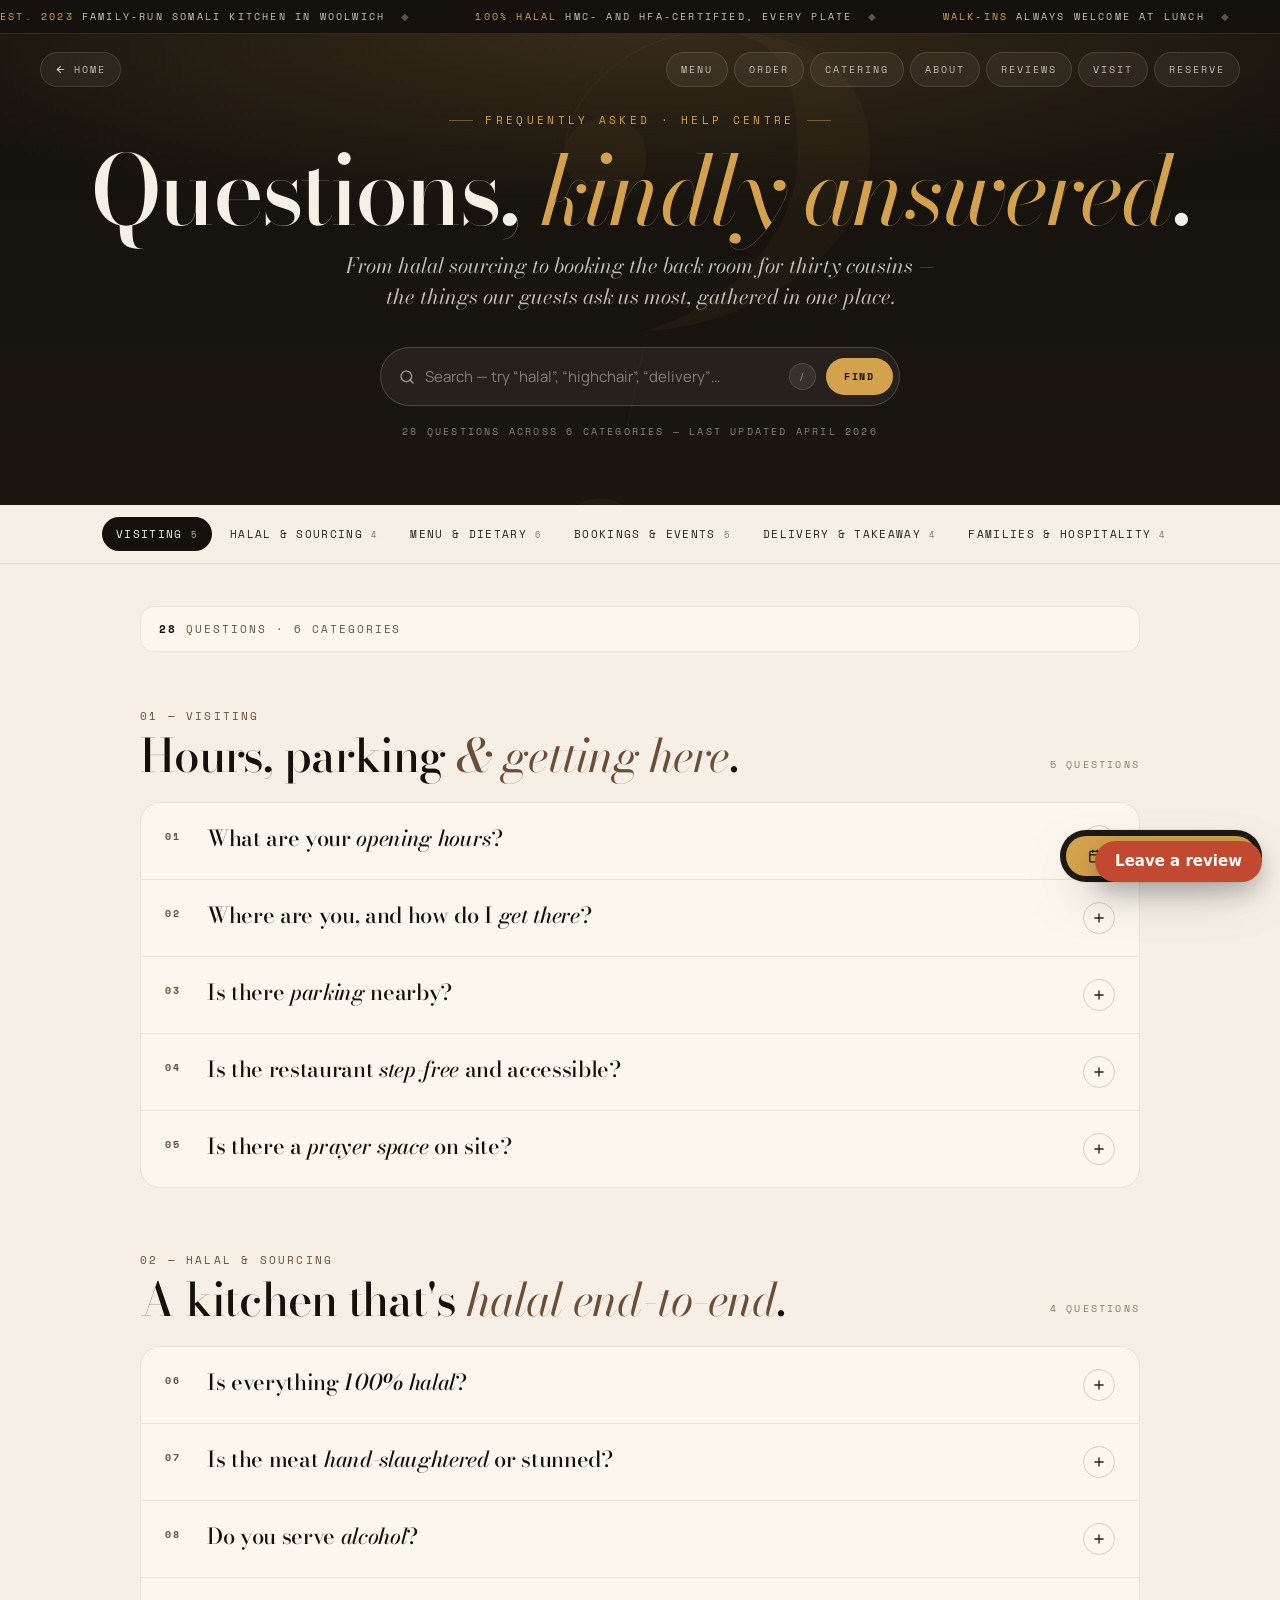
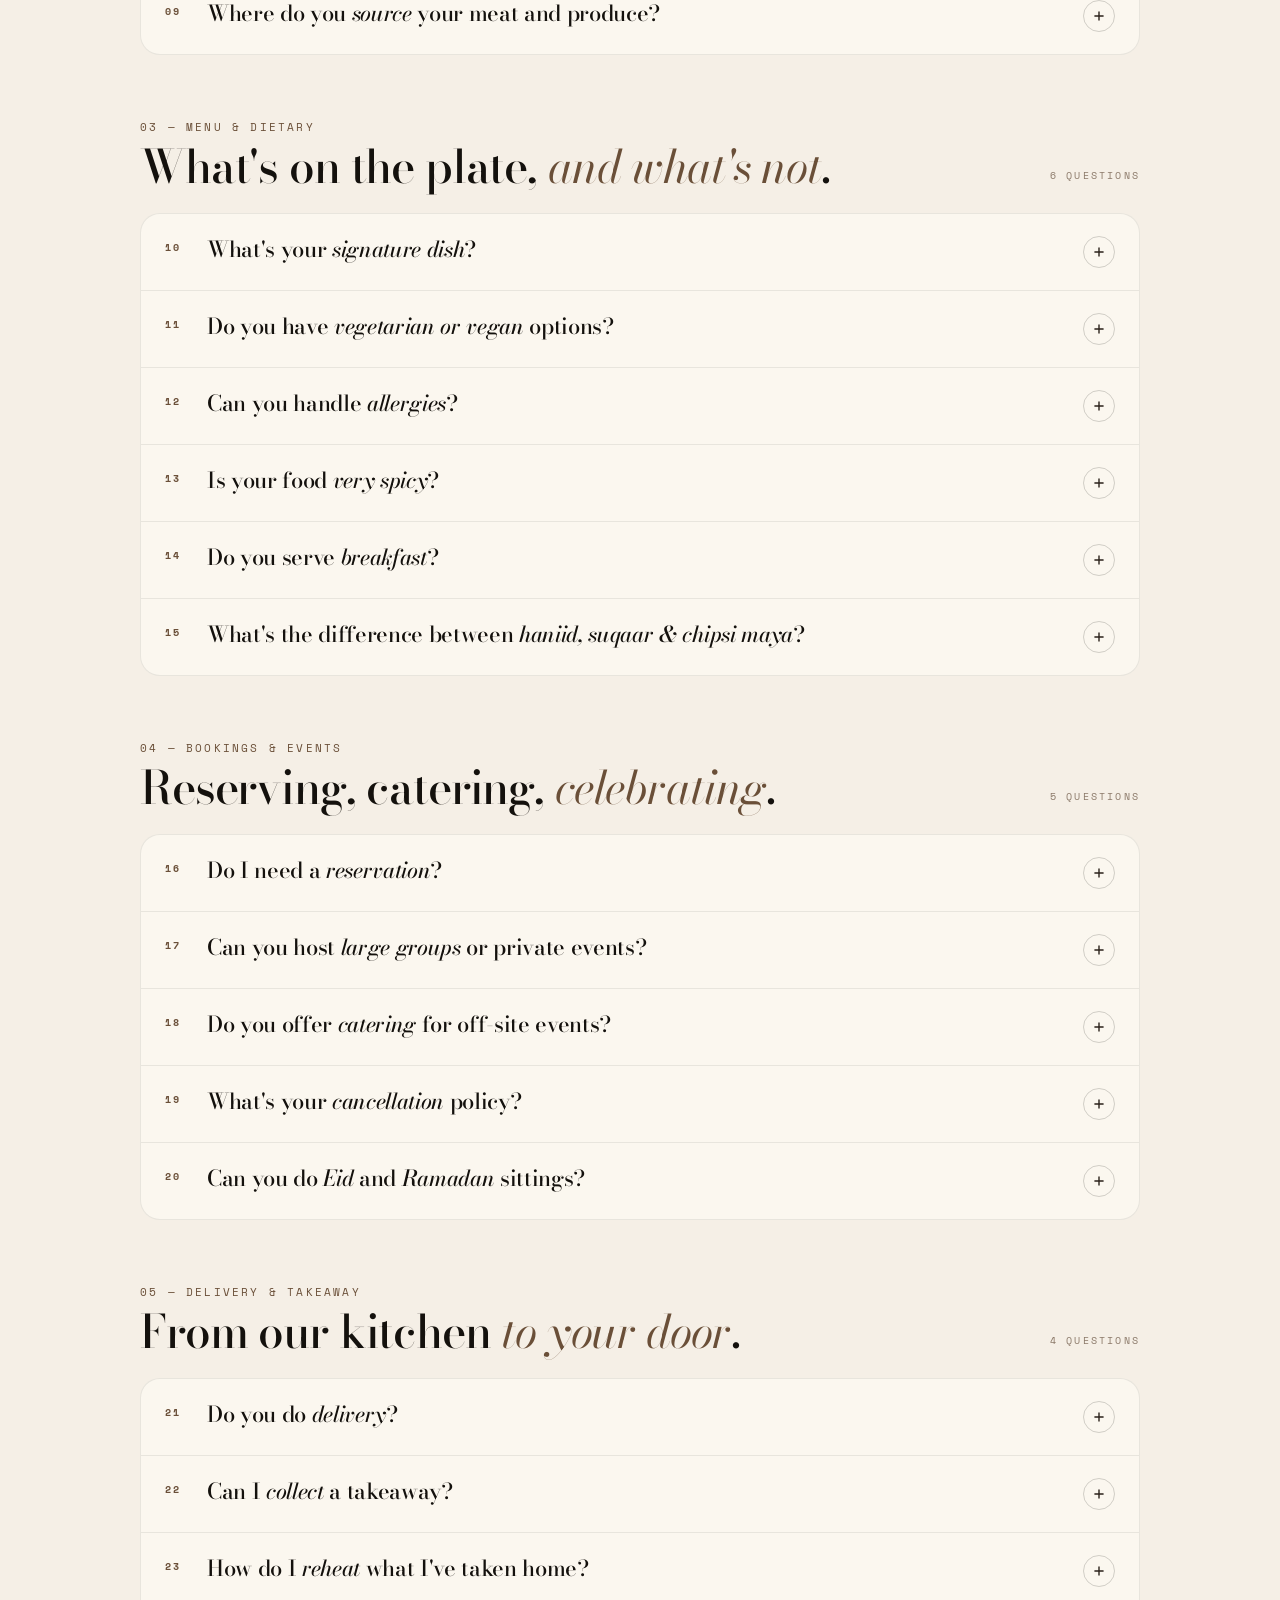
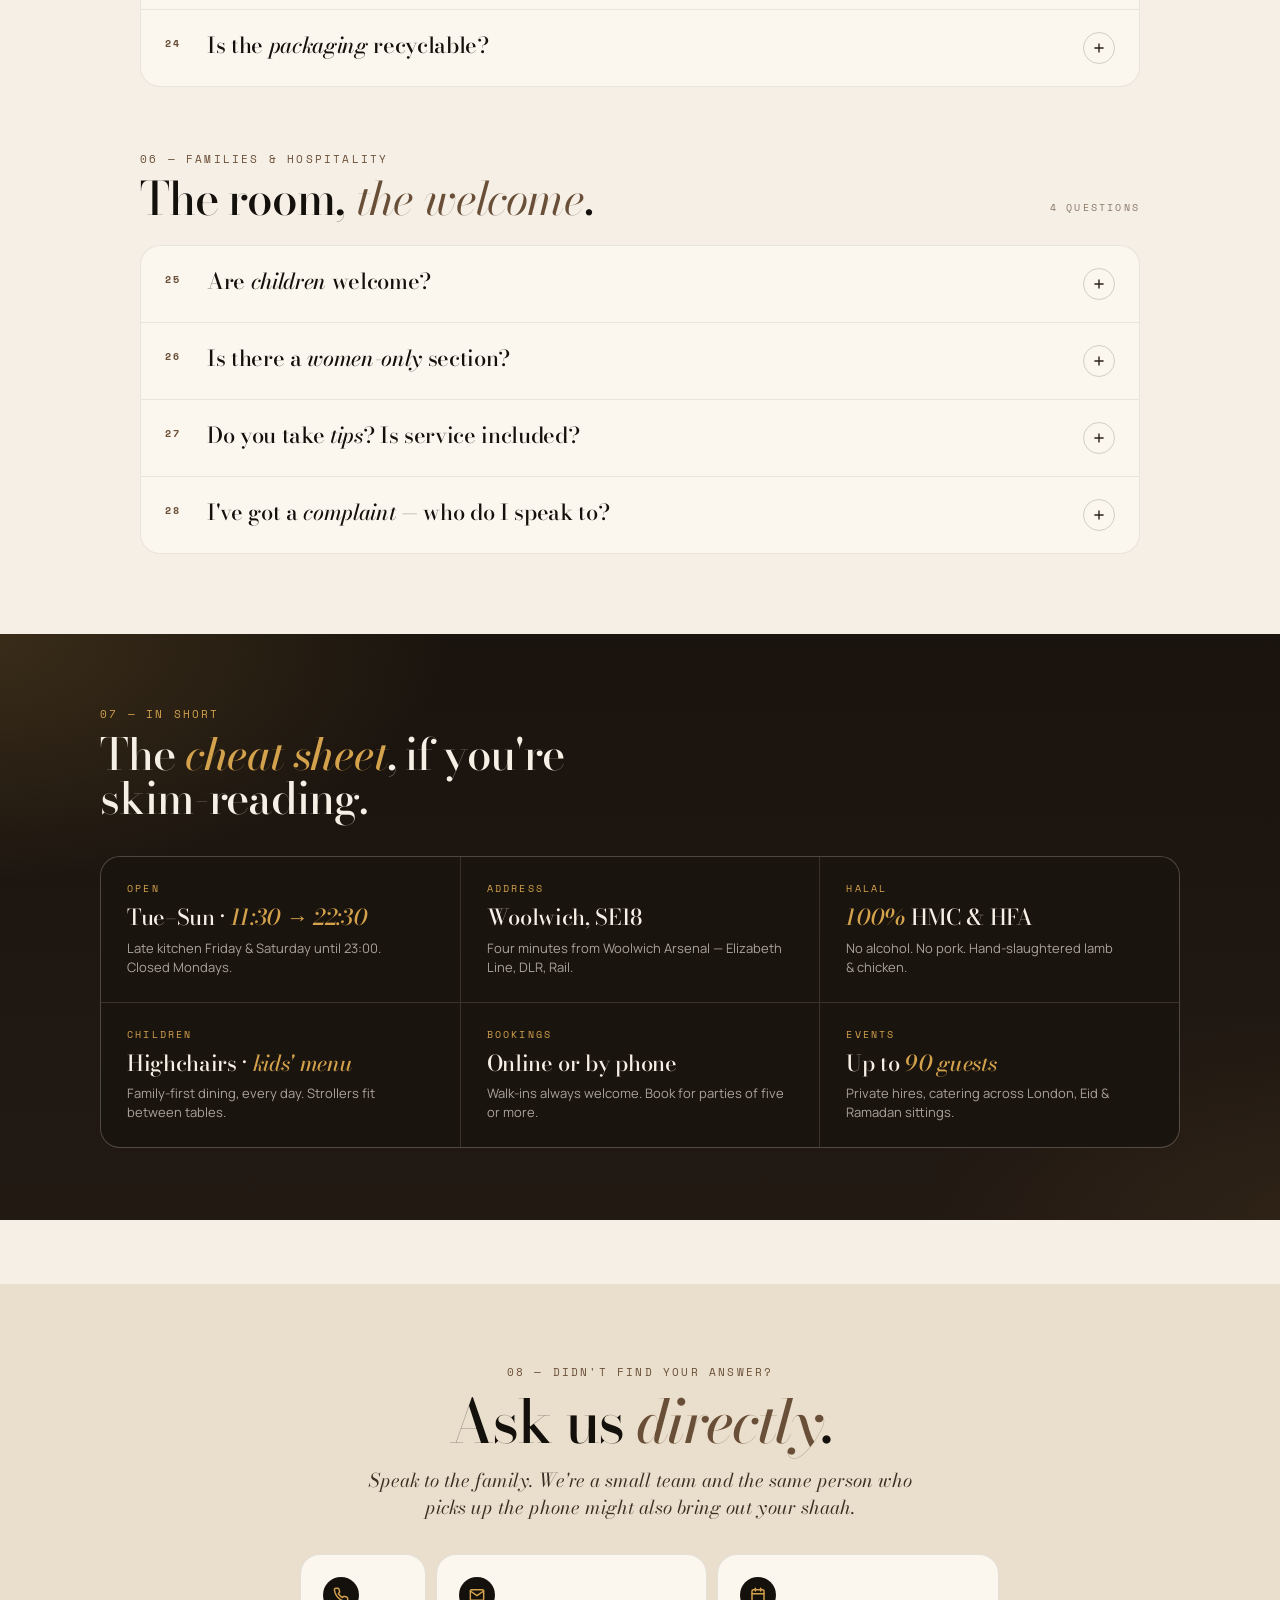
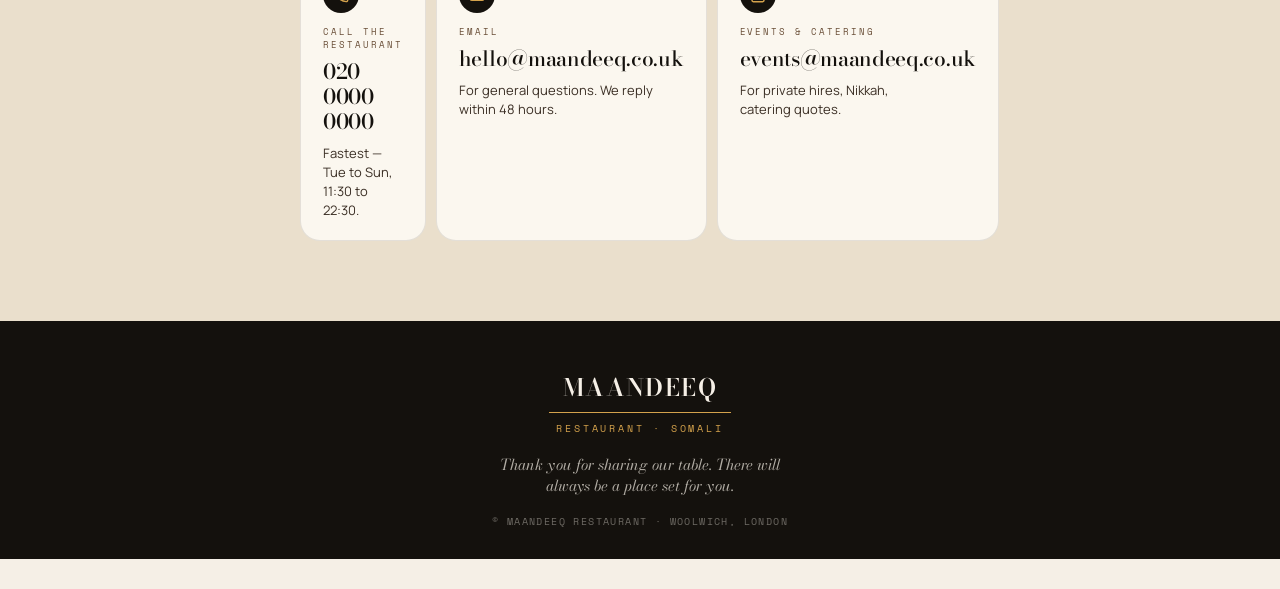
<file: FAQ.html>
<!doctype html>
<html lang="en">
<head>
<meta charset="utf-8" />
<meta name="viewport" content="width=device-width, initial-scale=1, viewport-fit=cover" />
<meta name="theme-color" content="#14110D" />
<title>FAQ · Maandeeq Somali Restaurant, Woolwich</title>
<meta name="description" content="Answers to the questions we get most often — about our halal kitchen, bookings, dietary options, families, deliveries and visiting Maandeeq in Woolwich." />
<link rel="icon" type="image/png" sizes="64x64" href="assets/brand/favicon.png" />
<link rel="apple-touch-icon" sizes="180x180" href="assets/brand/apple-touch-icon.png" />

<link rel="preconnect" href="https://fonts.googleapis.com" />
<link rel="preconnect" href="https://fonts.gstatic.com" crossorigin />
<link href="https://fonts.googleapis.com/css2?family=Bodoni+Moda:ital,opsz,wght@0,6..96,400..900;1,6..96,400..900&family=Manrope:wght@400;500;600;700&family=Space+Mono:wght@400;700&display=swap" rel="stylesheet" />

<style>
  :root{
    --ink:#14110D;
    --ink-2:#2A211A;
    --ink-3:#3B2F25;
    --paper:#F5EFE6;
    --paper-2:#EADFCC;
    --paper-3:#FBF7EF;
    --camel:#8B6B4F;
    --camel-dk:#6A4F38;
    --gold:#D4A24C;
    --gold-dk:#B7873A;
    --muted:#8A7868;
    --green:#6B8E5A;

    --serif:"Bodoni Moda","Cormorant Garamond","Didot",serif;
    --sans:"Manrope",-apple-system,"Segoe UI",Roboto,sans-serif;
    --mono:"Space Mono",ui-monospace,Menlo,monospace;

    --pad:clamp(18px,5vw,40px);
    --r-card:20px;
    --r-pill:999px;
  }

  *{box-sizing:border-box}
  html,body{margin:0;padding:0}
  html{scroll-behavior:smooth;scroll-padding-top:120px}
  body{
    font-family:var(--sans);
    color:var(--ink);
    background:var(--paper);
    -webkit-font-smoothing:antialiased;
    text-wrap:pretty;
    overscroll-behavior:none;
    padding-bottom:90px;
  }
  img{display:block;max-width:100%}
  button{font:inherit;cursor:pointer;color:inherit;background:none;border:0}
  a{color:inherit;text-decoration:none}
  ::selection{background:var(--gold);color:var(--ink)}

  /* ============================= TICKER ============================= */
  .ticker{
    background:var(--ink);color:var(--paper);
    overflow:hidden;position:relative;
    border-bottom:1px solid rgba(212,162,76,0.18);
  }
  .ticker__track{
    display:flex;gap:48px;padding:9px 0;width:max-content;
    animation:ticker 60s linear infinite;
    font-family:var(--mono);font-size:10px;letter-spacing:0.22em;text-transform:uppercase;
    color:rgba(245,239,230,0.8);
  }
  .ticker__track span em{color:var(--gold);font-style:normal;margin-right:8px}
  .ticker__track span .sep{display:inline-block;margin:0 16px;color:rgba(245,239,230,0.3)}
  @keyframes ticker{from{transform:translateX(0)}to{transform:translateX(-50%)}}

  /* ============================= HERO ============================= */
  .hero{
    position:relative;padding:30px var(--pad) 56px;
    background:
      radial-gradient(120% 70% at 50% 0%, rgba(212,162,76,0.18), transparent 55%),
      linear-gradient(180deg,#14110D 0%, #1B1610 100%);
    color:var(--paper);overflow:hidden;text-align:center;
  }
  .hero__back{
    position:absolute;top:18px;left:var(--pad);
    font-family:var(--mono);font-size:10px;letter-spacing:0.2em;text-transform:uppercase;
    color:rgba(245,239,230,0.75);
    display:inline-flex;align-items:center;gap:8px;
    padding:9px 14px;border-radius:var(--r-pill);
    background:rgba(245,239,230,0.06);border:1px solid rgba(245,239,230,0.12);
    transition:background .2s ease;z-index:2;
  }
  .hero__back:hover{background:rgba(245,239,230,0.12)}
  .hero__nav{
    position:absolute;top:18px;right:var(--pad);
    display:inline-flex;gap:6px;z-index:2;
    max-width:calc(100% - 130px);
    overflow-x:auto;scrollbar-width:none;-ms-overflow-style:none;
  }
  .hero__nav::-webkit-scrollbar{display:none}
  .hero__nav a{
    font-family:var(--mono);font-size:10px;letter-spacing:0.2em;text-transform:uppercase;
    color:rgba(245,239,230,0.75);padding:9px 14px;border-radius:var(--r-pill);white-space:nowrap;
    background:rgba(245,239,230,0.06);border:1px solid rgba(245,239,230,0.12);
    transition:background .2s ease;
  }
  .hero__nav a:hover{background:rgba(245,239,230,0.12)}

  /* big question-mark watermark */
  .hero__mark{
    position:absolute;left:50%;top:60%;transform:translate(-50%,-50%);
    font-family:var(--serif);font-style:italic;font-weight:400;
    font-size:clamp(420px,68vw,720px);
    line-height:1;color:rgba(212,162,76,0.045);
    pointer-events:none;user-select:none;
  }

  .hero__eyebrow{
    margin-top:48px;
    font-family:var(--mono);font-size:11px;letter-spacing:0.3em;text-transform:uppercase;
    color:var(--gold);display:inline-flex;align-items:center;gap:12px;
    position:relative;z-index:1;
  }
  .hero__eyebrow::before,.hero__eyebrow::after{
    content:"";display:block;width:24px;height:1px;background:rgba(212,162,76,.45);
  }
  .hero__title{
    font-family:var(--serif);font-weight:500;
    font-size:clamp(48px,10vw,96px);line-height:0.92;letter-spacing:-0.03em;
    margin:18px 0 16px;position:relative;z-index:1;
  }
  .hero__title em{font-style:italic;color:var(--gold);font-weight:400}
  .hero__sub{
    font-family:var(--serif);font-style:italic;
    font-size:clamp(17px,2vw,21px);line-height:1.45;
    color:rgba(245,239,230,0.78);
    margin:0 auto;max-width:46ch;position:relative;z-index:1;
  }

  /* search */
  .hero__search{
    margin:36px auto 0;max-width:520px;position:relative;z-index:1;
    display:flex;align-items:center;gap:10px;
    background:rgba(245,239,230,0.06);
    border:1px solid rgba(245,239,230,0.18);
    border-radius:var(--r-pill);
    padding:6px 6px 6px 18px;
    transition:border-color .2s ease, background .2s ease;
  }
  .hero__search:focus-within{
    border-color:var(--gold);background:rgba(245,239,230,0.09);
  }
  .hero__search svg{color:rgba(245,239,230,0.55);flex-shrink:0}
  .hero__search input{
    flex:1;background:transparent;border:0;outline:0;color:var(--paper);
    font-family:var(--sans);font-size:15px;padding:12px 0;
  }
  .hero__search input::placeholder{color:rgba(245,239,230,0.45)}
  .hero__search kbd{
    font-family:var(--mono);font-size:9px;letter-spacing:0.12em;
    padding:6px 9px;border-radius:var(--r-pill);
    background:rgba(245,239,230,0.08);color:rgba(245,239,230,0.6);
    border:1px solid rgba(245,239,230,0.12);
  }
  .hero__search button{
    padding:11px 18px;border-radius:var(--r-pill);
    background:var(--gold);color:var(--ink);
    font-family:var(--mono);font-size:10px;letter-spacing:0.18em;text-transform:uppercase;font-weight:700;
    transition:background .2s ease;
  }
  .hero__search button:hover{background:var(--gold-dk)}

  .hero__hint{
    margin-top:18px;position:relative;z-index:1;
    font-family:var(--mono);font-size:10px;letter-spacing:0.22em;text-transform:uppercase;
    color:rgba(245,239,230,0.5);
  }

  /* ============================= STICKY NAV ============================= */
  .stickynav{
    position:sticky;top:0;z-index:40;
    background:rgba(245,239,230,0.92);
    backdrop-filter:blur(16px) saturate(160%);
    -webkit-backdrop-filter:blur(16px) saturate(160%);
    border-bottom:1px solid rgba(20,17,13,0.08);
    padding:10px var(--pad);
  }
  .stickynav__inner{
    max-width:1080px;margin:0 auto;
    display:flex;align-items:center;gap:10px;
  }
  .stickynav__tabs{
    flex:1;display:flex;gap:4px;overflow-x:auto;
    scrollbar-width:none;-ms-overflow-style:none;
    scroll-behavior:smooth;padding:2px;
  }
  .stickynav__tabs::-webkit-scrollbar{display:none}
  .stickynav__tab{
    flex-shrink:0;padding:9px 14px;border-radius:var(--r-pill);
    font-family:var(--mono);font-size:11px;letter-spacing:0.12em;text-transform:uppercase;
    color:var(--ink-2);font-weight:500;white-space:nowrap;
    display:inline-flex;align-items:center;gap:8px;
    transition:background .2s ease, color .2s ease;
  }
  .stickynav__tab:hover{background:rgba(20,17,13,0.05)}
  .stickynav__tab.is-on{background:var(--ink);color:var(--paper)}
  .stickynav__tab .count{
    font-family:var(--mono);font-size:9px;opacity:0.55;
  }
  .stickynav__tab.is-on .count{opacity:0.7}

  /* ============================= LAYOUT ============================= */
  main{max-width:1080px;margin:0 auto;padding:0 var(--pad)}

  /* result count strip */
  .resultbar{
    margin:42px 0 8px;
    display:flex;flex-wrap:wrap;align-items:baseline;justify-content:space-between;gap:14px;
    padding:14px 18px;
    border-radius:14px;
    background:var(--paper-3);
    border:1px solid rgba(20,17,13,0.08);
  }
  .resultbar__count{
    font-family:var(--mono);font-size:11px;letter-spacing:0.18em;text-transform:uppercase;
    color:var(--camel-dk);
  }
  .resultbar__count strong{color:var(--ink);font-weight:700}
  .resultbar__clear{
    font-family:var(--mono);font-size:10px;letter-spacing:0.18em;text-transform:uppercase;
    color:var(--ink-2);padding:7px 12px;border-radius:var(--r-pill);
    border:1px solid rgba(20,17,13,0.15);
    transition:background .2s ease;display:none;
  }
  .resultbar__clear.is-on{display:inline-block}
  .resultbar__clear:hover{background:rgba(20,17,13,0.05)}

  .sect{padding:48px 0 16px}
  .sect__head{margin-bottom:24px;display:grid;grid-template-columns:1fr;gap:8px;align-items:end}
  @media (min-width:760px){
    .sect__head{grid-template-columns:1fr auto;gap:24px}
  }
  .sect__num{
    font-family:var(--mono);font-size:11px;letter-spacing:0.2em;text-transform:uppercase;
    color:var(--camel-dk);display:block;margin-bottom:8px;
  }
  .sect__title{
    font-family:var(--serif);font-weight:500;
    font-size:clamp(30px,5.4vw,46px);
    line-height:1;letter-spacing:-0.025em;margin:0;
  }
  .sect__title em{font-style:italic;color:var(--camel-dk);font-weight:400}
  .sect__meta{
    font-family:var(--mono);font-size:10px;letter-spacing:0.22em;text-transform:uppercase;
    color:var(--muted);align-self:end;padding-bottom:6px;
  }

  /* ============================= FAQ ACCORDION ============================= */
  .faq{
    background:var(--paper-3);
    border:1px solid rgba(20,17,13,0.08);
    border-radius:var(--r-card);
    overflow:hidden;
  }
  .qa{
    border-top:1px solid rgba(20,17,13,0.08);
  }
  .qa:first-child{border-top:0}
  .qa[hidden]{display:none}

  .qa__sum{
    list-style:none;cursor:pointer;
    display:grid;grid-template-columns:auto 1fr auto;gap:18px;align-items:start;
    padding:22px 24px;
    transition:background .15s ease;
  }
  .qa__sum::-webkit-details-marker{display:none}
  .qa__sum:hover{background:rgba(212,162,76,0.06)}
  .qa[open] .qa__sum{background:rgba(212,162,76,0.08)}

  .qa__idx{
    font-family:var(--mono);font-size:10px;letter-spacing:0.15em;font-weight:700;
    color:var(--camel-dk);padding-top:4px;min-width:24px;
  }
  .qa__q{
    font-family:var(--serif);font-weight:500;
    font-size:clamp(18px,2.2vw,22px);line-height:1.25;letter-spacing:-0.015em;
    color:var(--ink);margin:0;
  }
  .qa[open] .qa__q em{color:var(--camel-dk);font-style:italic}

  .qa__toggle{
    width:32px;height:32px;border-radius:50%;
    border:1px solid rgba(20,17,13,0.18);
    display:inline-flex;align-items:center;justify-content:center;
    color:var(--ink-2);flex-shrink:0;
    transition:background .2s ease, border-color .2s ease, transform .25s ease;
  }
  .qa__toggle svg{transition:transform .25s ease}
  .qa[open] .qa__toggle{
    background:var(--ink);color:var(--paper);border-color:var(--ink);
  }
  .qa[open] .qa__toggle svg{transform:rotate(45deg)}

  .qa__body{
    padding:0 24px 26px 66px;
    color:var(--ink-2);
    font-size:16px;line-height:1.6;
  }
  .qa__body p{margin:0 0 12px;max-width:60ch}
  .qa__body p:last-child{margin-bottom:0}
  .qa__body strong{color:var(--ink);font-weight:600}
  .qa__body em{
    font-family:var(--serif);font-style:italic;color:var(--camel-dk);font-size:15px;
  }
  .qa__body a{
    color:var(--ink);text-decoration:underline;text-decoration-color:var(--gold);
    text-decoration-thickness:2px;text-underline-offset:3px;
  }
  .qa__body a:hover{text-decoration-color:var(--ink)}
  .qa__tags{
    margin-top:14px;display:flex;flex-wrap:wrap;gap:6px;
  }
  .qa__tags span{
    display:inline-flex;align-items:center;gap:6px;
    padding:5px 10px;border-radius:var(--r-pill);
    border:1px solid rgba(20,17,13,0.12);
    font-family:var(--mono);font-size:9px;letter-spacing:0.16em;text-transform:uppercase;
    color:var(--ink-3);
  }
  .qa__tags span::before{
    content:"";width:4px;height:4px;border-radius:50%;background:var(--camel);
  }

  /* highlight when matched */
  .qa.is-highlight .qa__q mark{
    background:rgba(212,162,76,0.45);color:inherit;padding:0 2px;border-radius:3px;
  }
  .qa.is-highlight .qa__body mark{
    background:rgba(212,162,76,0.35);color:inherit;padding:0 2px;border-radius:3px;
  }

  @media (max-width:560px){
    .qa__sum{padding:18px 16px;gap:12px}
    .qa__body{padding:0 16px 20px 50px}
    .qa__idx{min-width:18px;font-size:9px}
  }

  /* empty state */
  .empty{
    padding:80px 24px;text-align:center;
    display:none;
  }
  .empty.is-on{display:block}
  .empty__mark{
    font-family:var(--serif);font-style:italic;font-size:72px;line-height:1;
    color:var(--camel);margin:0 0 12px;
  }
  .empty h3{
    font-family:var(--serif);font-weight:500;font-size:26px;letter-spacing:-0.02em;
    margin:0 0 8px;color:var(--ink);
  }
  .empty p{
    font-family:var(--serif);font-style:italic;color:var(--ink-3);
    font-size:16px;line-height:1.45;max-width:34ch;margin:0 auto 18px;
  }
  .empty a{
    display:inline-flex;align-items:center;gap:8px;
    padding:11px 18px;border-radius:var(--r-pill);
    background:var(--ink);color:var(--paper);
    font-family:var(--mono);font-size:10px;letter-spacing:0.18em;text-transform:uppercase;
    font-weight:700;
  }

  /* ============================= QUICK FACTS (dark band) ============================= */
  .facts{
    margin:64px calc(var(--pad)*-1) 0;
    padding:72px var(--pad);
    background:linear-gradient(180deg,#1A140E 0%, #221913 100%);
    color:var(--paper);
    position:relative;overflow:hidden;
  }
  .facts::before{
    content:"";position:absolute;inset:0;
    background:
      radial-gradient(60% 70% at 0% 0%, rgba(212,162,76,0.18), transparent 60%),
      radial-gradient(50% 60% at 100% 100%, rgba(212,162,76,0.08), transparent 60%);
    pointer-events:none;
  }
  .facts__inner{
    max-width:1080px;margin:0 auto;position:relative;z-index:1;
  }
  .facts__head{margin-bottom:36px}
  .facts__num{
    font-family:var(--mono);font-size:11px;letter-spacing:0.2em;text-transform:uppercase;
    color:var(--gold);display:block;margin-bottom:10px;
  }
  .facts__title{
    font-family:var(--serif);font-weight:500;
    font-size:clamp(30px,5vw,44px);line-height:1;letter-spacing:-0.025em;
    margin:0;max-width:18ch;
  }
  .facts__title em{font-style:italic;color:var(--gold)}
  .facts__grid{
    display:grid;grid-template-columns:1fr;gap:1px;
    background:rgba(245,239,230,0.12);
    border:1px solid rgba(245,239,230,0.12);
    border-radius:var(--r-card);overflow:hidden;
  }
  @media (min-width:680px){
    .facts__grid{grid-template-columns:1fr 1fr}
  }
  @media (min-width:1000px){
    .facts__grid{grid-template-columns:1fr 1fr 1fr}
  }
  .fact{
    padding:24px 26px;
    background:#1A140E;
    display:flex;flex-direction:column;gap:8px;
  }
  .fact__lbl{
    font-family:var(--mono);font-size:10px;letter-spacing:0.22em;text-transform:uppercase;
    color:var(--gold);
  }
  .fact__val{
    font-family:var(--serif);font-weight:500;font-size:22px;letter-spacing:-0.015em;
    line-height:1.2;color:var(--paper);margin:0;
  }
  .fact__val em{font-style:italic;color:var(--gold)}
  .fact__sub{
    font-size:13px;line-height:1.5;color:rgba(245,239,230,0.65);margin:0;
  }

  /* ============================= STILL HAVE QUESTIONS CTA ============================= */
  .ask{
    margin:64px calc(var(--pad)*-1) 0;
    padding:80px var(--pad);
    background:var(--paper-2);text-align:center;
    position:relative;overflow:hidden;
  }
  .ask__num{
    font-family:var(--mono);font-size:11px;letter-spacing:0.2em;text-transform:uppercase;
    color:var(--camel-dk);display:block;margin-bottom:12px;
  }
  .ask h2{
    font-family:var(--serif);font-weight:500;
    font-size:clamp(36px,6vw,60px);line-height:0.98;letter-spacing:-0.03em;
    margin:0 auto 16px;max-width:18ch;
  }
  .ask h2 em{font-style:italic;color:var(--camel-dk)}
  .ask p{
    font-family:var(--serif);font-style:italic;
    font-size:clamp(16px,1.8vw,19px);
    color:var(--ink-3);line-height:1.45;
    margin:0 auto 32px;max-width:46ch;
  }
  .ask__channels{
    display:grid;grid-template-columns:1fr;gap:10px;
    max-width:680px;margin:0 auto;
  }
  @media (min-width:680px){.ask__channels{grid-template-columns:1fr 1fr 1fr}}
  .channel{
    display:flex;flex-direction:column;align-items:flex-start;gap:8px;
    padding:22px 22px 20px;
    background:var(--paper-3);
    border:1px solid rgba(20,17,13,0.1);
    border-radius:var(--r-card);
    transition:transform .15s ease, border-color .2s ease, background .2s ease;
    text-align:left;
  }
  .channel:hover{
    transform:translateY(-2px);
    border-color:var(--camel);
  }
  .channel__icon{
    width:36px;height:36px;border-radius:50%;
    background:var(--ink);color:var(--gold);
    display:inline-flex;align-items:center;justify-content:center;
    margin-bottom:4px;
  }
  .channel__lbl{
    font-family:var(--mono);font-size:9px;letter-spacing:0.22em;text-transform:uppercase;
    color:var(--camel-dk);
  }
  .channel__val{
    font-family:var(--serif);font-weight:500;font-size:21px;letter-spacing:-0.015em;
    line-height:1.2;color:var(--ink);
  }
  .channel__hint{
    font-size:13px;color:var(--ink-3);line-height:1.45;margin-top:2px;
  }

  /* ============================= FOOTER ============================= */
  footer{
    background:var(--ink);color:var(--paper);
    padding:48px var(--pad) 30px;text-align:center;margin-top:0;
  }
  footer .wordmark{
    font-family:var(--serif);font-weight:600;font-size:24px;letter-spacing:0.06em;
    display:inline-block;padding:0 0 6px;border-bottom:1px solid var(--gold);position:relative;
  }
  footer .wordmark::before,footer .wordmark::after{
    content:"";position:absolute;bottom:-1px;width:24%;height:1px;background:var(--gold)
  }
  footer .wordmark::before{left:-14px}
  footer .wordmark::after{right:-14px}
  footer .tagline{
    font-family:var(--mono);font-size:10px;letter-spacing:0.28em;text-transform:uppercase;
    color:var(--gold);margin:8px 0 18px;
  }
  footer .quote{
    font-family:var(--serif);font-style:italic;color:rgba(245,239,230,0.7);
    max-width:32ch;margin:0 auto;font-size:15px;line-height:1.4;
  }
  footer .legal{
    font-family:var(--mono);font-size:10px;letter-spacing:0.14em;text-transform:uppercase;
    color:rgba(245,239,230,0.4);margin:18px 0 0;
  }

  /* ============================= STICKY ACTIONS ============================= */
  .actions{
    position:fixed;left:12px;right:12px;bottom:12px;z-index:60;
    background:rgba(20,17,13,0.96);
    backdrop-filter:blur(14px);-webkit-backdrop-filter:blur(14px);
    color:var(--paper);
    border-radius:var(--r-pill);padding:8px;
    display:grid;grid-template-columns:1fr 1fr 1fr;gap:6px;
    box-shadow:0 20px 50px -20px rgba(0,0,0,0.5), 0 0 0 1px rgba(212,162,76,0.18);
    max-width:580px;margin:0 auto;
  }
  .actions__btn{
    background:transparent;border:0;color:var(--paper);
    padding:11px 6px;border-radius:calc(var(--r-pill) - 4px);
    font-family:var(--mono);font-size:11px;letter-spacing:0.12em;text-transform:uppercase;font-weight:600;
    display:inline-flex;align-items:center;justify-content:center;gap:7px;
    transition:background .2s ease;
  }
  .actions__btn:hover{background:rgba(245,239,230,0.06)}
  .actions__btn--book{background:var(--gold);color:var(--ink)}
  .actions__btn--book:hover{background:var(--gold-dk)}
  @media (min-width:760px){
    body{padding-bottom:30px}
    .actions{
      left:auto;right:18px;bottom:18px;
      grid-template-columns:1fr;width:auto;padding:6px;
    }
    .actions__btn{padding:12px 22px}
    .actions__btn--menu,.actions__btn--call{display:none}
  }

  @media (max-width:520px){
    .hero__search input{font-size:14px}
    .hero__search kbd{display:none}
    .hero__search button{padding:11px 14px}
  }
</style>
<!-- seo:auto start -->
<link rel="canonical" href="https://maandeeq.vercel.app/FAQ.html">
<meta property="og:type" content="website">
<meta property="og:site_name" content="Maandeeq Restaurant">
<meta property="og:title" content="FAQ · Maandeeq Somali Restaurant, Woolwich">
<meta property="og:description" content="Maandeeq — authentic Somali food in Woolwich. Family platters, takeaway, table reservations and catering with warm hospitality.">
<meta property="og:url" content="https://maandeeq.vercel.app/FAQ.html">
<meta property="og:locale" content="en_GB">
<meta property="og:image" content="https://maandeeq.vercel.app/assets/brand/logo-transparent.png">
<meta name="twitter:card" content="summary_large_image">
<meta name="twitter:title" content="FAQ · Maandeeq Somali Restaurant, Woolwich">
<meta name="twitter:description" content="Maandeeq — authentic Somali food in Woolwich. Family platters, takeaway, table reservations and catering with warm hospitality.">
<meta name="twitter:image" content="https://maandeeq.vercel.app/assets/brand/logo-transparent.png">
<!-- seo:auto end -->
</head>
<body>

<!-- TICKER -->
<div class="ticker" aria-hidden="true">
  <div class="ticker__track" id="ticker"></div>
</div>

<!-- HERO -->
<header class="hero">
  <a class="hero__back" href="index.html">
    <svg width="11" height="11" viewBox="0 0 24 24" fill="none" stroke="currentColor" stroke-width="2.4" stroke-linecap="round" stroke-linejoin="round"><line x1="19" y1="12" x2="5" y2="12"/><polyline points="12 19 5 12 12 5"/></svg>
    Home
  </a>
  <div class="hero__nav">
    <a href="Menu.html">Menu</a>
    <a href="Order.html">Order</a>
    <a href="Catering.html">Catering</a>
    <a href="About.html">About</a>
    <a href="Reviews.html">Reviews</a>
    <a href="Contact.html">Visit</a>
    <a href="Reserve.html">Reserve</a>
  </div>

  <div class="hero__mark" aria-hidden="true">?</div>

  <div class="hero__eyebrow">Frequently Asked · Help Centre</div>
  <h1 class="hero__title">Questions, <em>kindly answered</em>.</h1>
  <p class="hero__sub">From halal sourcing to booking the back room for thirty cousins — the things our guests ask us most, gathered in one place.</p>

  <div class="hero__search">
    <svg width="16" height="16" viewBox="0 0 24 24" fill="none" stroke="currentColor" stroke-width="2.2" stroke-linecap="round" stroke-linejoin="round"><circle cx="11" cy="11" r="8"/><line x1="21" y1="21" x2="16.65" y2="16.65"/></svg>
    <input id="q" type="search" placeholder="Search — try “halal”, “highchair”, “delivery”…" autocomplete="off" />
    <kbd>/</kbd>
    <button id="qBtn" type="button">Find</button>
  </div>
  <p class="hero__hint">28 questions across 6 categories — last updated April 2026</p>
</header>

<!-- STICKY NAV -->
<nav class="stickynav">
  <div class="stickynav__inner">
    <div class="stickynav__tabs" id="tabs">
      <button class="stickynav__tab is-on" data-target="visiting">Visiting <span class="count">5</span></button>
      <button class="stickynav__tab" data-target="halal">Halal &amp; Sourcing <span class="count">4</span></button>
      <button class="stickynav__tab" data-target="menu">Menu &amp; Dietary <span class="count">6</span></button>
      <button class="stickynav__tab" data-target="bookings">Bookings &amp; Events <span class="count">5</span></button>
      <button class="stickynav__tab" data-target="delivery">Delivery &amp; Takeaway <span class="count">4</span></button>
      <button class="stickynav__tab" data-target="hospitality">Families &amp; Hospitality <span class="count">4</span></button>
    </div>
  </div>
</nav>

<main>

  <!-- RESULT BAR -->
  <div class="resultbar" id="resultbar">
    <span class="resultbar__count" id="resultCount"><strong>28</strong> Questions · 6 Categories</span>
    <button class="resultbar__clear" id="clearBtn" type="button">Clear search ✕</button>
  </div>

  <!-- ===================== 01 VISITING ===================== -->
  <section class="sect" id="visiting">
    <div class="sect__head">
      <div>
        <span class="sect__num">01 — Visiting</span>
        <h2 class="sect__title">Hours, parking <em>&amp; getting here</em>.</h2>
      </div>
      <div class="sect__meta">5 questions</div>
    </div>

    <div class="faq" data-group="visiting">

      <details class="qa">
        <summary class="qa__sum">
          <span class="qa__idx">01</span>
          <h3 class="qa__q">What are your <em>opening hours</em>?</h3>
          <span class="qa__toggle" aria-hidden="true"><svg width="14" height="14" viewBox="0 0 24 24" fill="none" stroke="currentColor" stroke-width="2.4" stroke-linecap="round"><line x1="12" y1="5" x2="12" y2="19"/><line x1="5" y1="12" x2="19" y2="12"/></svg></span>
        </summary>
        <div class="qa__body">
          <p>We are open <strong>Tuesday through Sunday</strong>, from <strong>11:30 am to 10:30 pm</strong>. The kitchen runs late on <strong>Friday and Saturday evenings</strong> until 11:00 pm to look after the post-Maghrib crowd. We're closed on Mondays so our team can rest.</p>
          <p><em>Shaah service continues for thirty minutes after the kitchen closes — never rushed.</em></p>
          <div class="qa__tags"><span>Hours</span><span>Tue–Sun</span></div>
        </div>
      </details>

      <details class="qa">
        <summary class="qa__sum">
          <span class="qa__idx">02</span>
          <h3 class="qa__q">Where are you, and how do I <em>get there</em>?</h3>
          <span class="qa__toggle" aria-hidden="true"><svg width="14" height="14" viewBox="0 0 24 24" fill="none" stroke="currentColor" stroke-width="2.4" stroke-linecap="round"><line x1="12" y1="5" x2="12" y2="19"/><line x1="5" y1="12" x2="19" y2="12"/></svg></span>
        </summary>
        <div class="qa__body">
          <p>We are in the heart of <strong>Woolwich, South East London (SE18)</strong>, a four-minute walk from <strong>Woolwich Arsenal</strong> station (Elizabeth Line, DLR, National Rail). The 53, 54, 96, 161, 177, 178, 244 and 380 buses all stop within two minutes of our door.</p>
          <p>If you're coming by river, the Woolwich pier is a ten-minute walk through the market.</p>
          <div class="qa__tags"><span>Location</span><span>Elizabeth Line</span><span>DLR</span></div>
        </div>
      </details>

      <details class="qa">
        <summary class="qa__sum">
          <span class="qa__idx">03</span>
          <h3 class="qa__q">Is there <em>parking</em> nearby?</h3>
          <span class="qa__toggle" aria-hidden="true"><svg width="14" height="14" viewBox="0 0 24 24" fill="none" stroke="currentColor" stroke-width="2.4" stroke-linecap="round"><line x1="12" y1="5" x2="12" y2="19"/><line x1="5" y1="12" x2="19" y2="12"/></svg></span>
        </summary>
        <div class="qa__body">
          <p>There's <strong>on-street pay-and-display</strong> on the surrounding streets — free after 6:30 pm and all day on Sunday. The closest paid car park is <strong>Love Lane Car Park</strong>, a three-minute walk away, with around 300 spaces.</p>
          <p>We're inside the South Circular but <em>outside</em> the ULEZ congestion zone borders that get most people — but always double-check your route on TfL.</p>
          <div class="qa__tags"><span>Parking</span><span>Car</span></div>
        </div>
      </details>

      <details class="qa">
        <summary class="qa__sum">
          <span class="qa__idx">04</span>
          <h3 class="qa__q">Is the restaurant <em>step-free</em> and accessible?</h3>
          <span class="qa__toggle" aria-hidden="true"><svg width="14" height="14" viewBox="0 0 24 24" fill="none" stroke="currentColor" stroke-width="2.4" stroke-linecap="round"><line x1="12" y1="5" x2="12" y2="19"/><line x1="5" y1="12" x2="19" y2="12"/></svg></span>
        </summary>
        <div class="qa__body">
          <p>Yes. We have <strong>step-free entry</strong> from the street, wide aisles between tables, and an <strong>accessible WC</strong> on the ground floor. If you'd like a table close to the entrance or away from the speakers during a busy service, just let us know when you book and we'll save the right spot for you.</p>
          <div class="qa__tags"><span>Accessibility</span><span>Step-free</span></div>
        </div>
      </details>

      <details class="qa">
        <summary class="qa__sum">
          <span class="qa__idx">05</span>
          <h3 class="qa__q">Is there a <em>prayer space</em> on site?</h3>
          <span class="qa__toggle" aria-hidden="true"><svg width="14" height="14" viewBox="0 0 24 24" fill="none" stroke="currentColor" stroke-width="2.4" stroke-linecap="round"><line x1="12" y1="5" x2="12" y2="19"/><line x1="5" y1="12" x2="19" y2="12"/></svg></span>
        </summary>
        <div class="qa__body">
          <p>We have a <strong>small, quiet prayer area</strong> with mats and a copy of the qibla direction. <strong>Woolwich Central Mosque</strong> is also a four-minute walk away if you'd prefer to pray in jama'ah. We're happy to time your courses around prayer — just give us a quiet nod and we'll hold the food.</p>
          <div class="qa__tags"><span>Salah</span><span>Prayer space</span></div>
        </div>
      </details>

    </div>
  </section>

  <!-- ===================== 02 HALAL & SOURCING ===================== -->
  <section class="sect" id="halal">
    <div class="sect__head">
      <div>
        <span class="sect__num">02 — Halal &amp; Sourcing</span>
        <h2 class="sect__title">A kitchen that's <em>halal end-to-end</em>.</h2>
      </div>
      <div class="sect__meta">4 questions</div>
    </div>

    <div class="faq" data-group="halal">

      <details class="qa">
        <summary class="qa__sum">
          <span class="qa__idx">06</span>
          <h3 class="qa__q">Is everything <em>100% halal</em>?</h3>
          <span class="qa__toggle" aria-hidden="true"><svg width="14" height="14" viewBox="0 0 24 24" fill="none" stroke="currentColor" stroke-width="2.4" stroke-linecap="round"><line x1="12" y1="5" x2="12" y2="19"/><line x1="5" y1="12" x2="19" y2="12"/></svg></span>
        </summary>
        <div class="qa__body">
          <p>Yes — <strong>completely</strong>. Every protein on our menu is HMC- or HFA-certified halal, sourced from a small set of trusted London-area butchers. We do not serve alcohol, pork, or any haram ingredient. There is no separate "non-halal" section to worry about.</p>
          <p><em>If you ever want to see a certificate, ask any member of staff and we'll bring it to your table.</em></p>
          <div class="qa__tags"><span>Halal</span><span>HMC</span><span>HFA</span></div>
        </div>
      </details>

      <details class="qa">
        <summary class="qa__sum">
          <span class="qa__idx">07</span>
          <h3 class="qa__q">Is the meat <em>hand-slaughtered</em> or stunned?</h3>
          <span class="qa__toggle" aria-hidden="true"><svg width="14" height="14" viewBox="0 0 24 24" fill="none" stroke="currentColor" stroke-width="2.4" stroke-linecap="round"><line x1="12" y1="5" x2="12" y2="19"/><line x1="5" y1="12" x2="19" y2="12"/></svg></span>
        </summary>
        <div class="qa__body">
          <p>Our <strong>lamb and chicken</strong> are HMC-certified, which means <strong>hand-slaughtered, non-stunned</strong>, with the tasmiyah recited at each animal. Our <strong>beef</strong> is HFA-certified. We keep both certificates on file and refresh them annually.</p>
          <div class="qa__tags"><span>HMC</span><span>Non-stunned</span></div>
        </div>
      </details>

      <details class="qa">
        <summary class="qa__sum">
          <span class="qa__idx">08</span>
          <h3 class="qa__q">Do you serve <em>alcohol</em>?</h3>
          <span class="qa__toggle" aria-hidden="true"><svg width="14" height="14" viewBox="0 0 24 24" fill="none" stroke="currentColor" stroke-width="2.4" stroke-linecap="round"><line x1="12" y1="5" x2="12" y2="19"/><line x1="5" y1="12" x2="19" y2="12"/></svg></span>
        </summary>
        <div class="qa__body">
          <p>No. We are an <strong>alcohol-free restaurant</strong> by choice, and guests are kindly asked not to bring their own. Instead we pour generous <strong>spiced shaah</strong>, fresh juices, mango lassi, and a short list of soft drinks. Many guests tell us the food tastes better for it.</p>
          <div class="qa__tags"><span>Alcohol-free</span><span>BYOB</span></div>
        </div>
      </details>

      <details class="qa">
        <summary class="qa__sum">
          <span class="qa__idx">09</span>
          <h3 class="qa__q">Where do you <em>source</em> your meat and produce?</h3>
          <span class="qa__toggle" aria-hidden="true"><svg width="14" height="14" viewBox="0 0 24 24" fill="none" stroke="currentColor" stroke-width="2.4" stroke-linecap="round"><line x1="12" y1="5" x2="12" y2="19"/><line x1="5" y1="12" x2="19" y2="12"/></svg></span>
        </summary>
        <div class="qa__body">
          <p>Lamb comes daily from a long-standing halal butcher in <strong>Edmonton</strong>; chicken from a family-run supplier in <strong>Leyton</strong>. Produce is picked up most mornings at <strong>New Spitalfields Market</strong>. Our cardamom, cumin and coriander are sourced through an East African importer in Whitechapel — and ground in our kitchen each morning.</p>
          <div class="qa__tags"><span>Sourcing</span><span>Spices</span></div>
        </div>
      </details>

    </div>
  </section>

  <!-- ===================== 03 MENU & DIETARY ===================== -->
  <section class="sect" id="menu">
    <div class="sect__head">
      <div>
        <span class="sect__num">03 — Menu &amp; Dietary</span>
        <h2 class="sect__title">What's on the plate, <em>and what's not</em>.</h2>
      </div>
      <div class="sect__meta">6 questions</div>
    </div>

    <div class="faq" data-group="menu">

      <details class="qa">
        <summary class="qa__sum">
          <span class="qa__idx">10</span>
          <h3 class="qa__q">What's your <em>signature dish</em>?</h3>
          <span class="qa__toggle" aria-hidden="true"><svg width="14" height="14" viewBox="0 0 24 24" fill="none" stroke="currentColor" stroke-width="2.4" stroke-linecap="round"><line x1="12" y1="5" x2="12" y2="19"/><line x1="5" y1="12" x2="19" y2="12"/></svg></span>
        </summary>
        <div class="qa__body">
          <p>The <strong>Maandeeq Special Haniid Lamb Shank</strong> — slow-roasted for eight hours with our house xawaash, served on a bed of fragrant bariis rice with caramelised onions. If you're ordering for the first time, this is the one. <em>If you only ever order one thing from us, let it be this.</em></p>
          <div class="qa__tags"><span>Signature</span><span>Haniid</span></div>
        </div>
      </details>

      <details class="qa">
        <summary class="qa__sum">
          <span class="qa__idx">11</span>
          <h3 class="qa__q">Do you have <em>vegetarian or vegan</em> options?</h3>
          <span class="qa__toggle" aria-hidden="true"><svg width="14" height="14" viewBox="0 0 24 24" fill="none" stroke="currentColor" stroke-width="2.4" stroke-linecap="round"><line x1="12" y1="5" x2="12" y2="19"/><line x1="5" y1="12" x2="19" y2="12"/></svg></span>
        </summary>
        <div class="qa__body">
          <p>Yes, more than people expect. Our <strong>vegetable suqaar</strong>, <strong>bariis with grilled halloumi</strong>, <strong>foul medames</strong>, <strong>spiced lentils</strong>, and most of our breakfast spread are vegetarian. Vegan-by-default options are marked with a small leaf on the menu; ask our team and they'll walk you through what can be adapted (most things can).</p>
          <div class="qa__tags"><span>Vegetarian</span><span>Vegan</span></div>
        </div>
      </details>

      <details class="qa">
        <summary class="qa__sum">
          <span class="qa__idx">12</span>
          <h3 class="qa__q">Can you handle <em>allergies</em>?</h3>
          <span class="qa__toggle" aria-hidden="true"><svg width="14" height="14" viewBox="0 0 24 24" fill="none" stroke="currentColor" stroke-width="2.4" stroke-linecap="round"><line x1="12" y1="5" x2="12" y2="19"/><line x1="5" y1="12" x2="19" y2="12"/></svg></span>
        </summary>
        <div class="qa__body">
          <p>Please tell your server <strong>before you order</strong>. We carry a full allergen book and a kitchen team trained to handle gluten, dairy, nut, sesame and shellfish allergies. We do prepare nuts and sesame in our kitchen, so we cannot guarantee an allergen-free environment — but we'll be honest with you about what is and isn't safe on any given day.</p>
          <div class="qa__tags"><span>Allergies</span><span>Allergens</span></div>
        </div>
      </details>

      <details class="qa">
        <summary class="qa__sum">
          <span class="qa__idx">13</span>
          <h3 class="qa__q">Is your food <em>very spicy</em>?</h3>
          <span class="qa__toggle" aria-hidden="true"><svg width="14" height="14" viewBox="0 0 24 24" fill="none" stroke="currentColor" stroke-width="2.4" stroke-linecap="round"><line x1="12" y1="5" x2="12" y2="19"/><line x1="5" y1="12" x2="19" y2="12"/></svg></span>
        </summary>
        <div class="qa__body">
          <p>Somali food is <strong>aromatic, not fiery</strong>. Our xawaash is built on cumin, coriander, cardamom and cinnamon — warmth without heat. If you'd like a kick, ask for a side of <strong>basbaas</strong> — our house green chilli sauce — and add it to taste.</p>
          <div class="qa__tags"><span>Spice</span><span>Basbaas</span></div>
        </div>
      </details>

      <details class="qa">
        <summary class="qa__sum">
          <span class="qa__idx">14</span>
          <h3 class="qa__q">Do you serve <em>breakfast</em>?</h3>
          <span class="qa__toggle" aria-hidden="true"><svg width="14" height="14" viewBox="0 0 24 24" fill="none" stroke="currentColor" stroke-width="2.4" stroke-linecap="round"><line x1="12" y1="5" x2="12" y2="19"/><line x1="5" y1="12" x2="19" y2="12"/></svg></span>
        </summary>
        <div class="qa__body">
          <p>Yes — and breakfast is one of our favourite services. From <strong>11:30 am until 1:00 pm</strong> we serve <strong>malawax with honey</strong>, <strong>anjero with suqaar</strong>, <strong>foul medames</strong>, and eggs to order. Best paired with shaah and a slow morning.</p>
          <div class="qa__tags"><span>Breakfast</span><span>Malawax</span></div>
        </div>
      </details>

      <details class="qa">
        <summary class="qa__sum">
          <span class="qa__idx">15</span>
          <h3 class="qa__q">What's the difference between <em>haniid, suqaar &amp; chipsi maya</em>?</h3>
          <span class="qa__toggle" aria-hidden="true"><svg width="14" height="14" viewBox="0 0 24 24" fill="none" stroke="currentColor" stroke-width="2.4" stroke-linecap="round"><line x1="12" y1="5" x2="12" y2="19"/><line x1="5" y1="12" x2="19" y2="12"/></svg></span>
        </summary>
        <div class="qa__body">
          <p><strong>Haniid</strong> is slow-roasted meat — typically lamb shank — cooked low and long until it falls off the bone. <strong>Suqaar</strong> is cubed meat or vegetables, sautéed quickly with onion, garlic and xawaash. <strong>Chipsi maya</strong> is a Tanzanian-Swahili chip omelette — comfort food we serve in honour of East Africa's shared kitchen.</p>
          <p><em>You'll find a full glossary on our <a href="About.html#glossary">About page</a>.</em></p>
          <div class="qa__tags"><span>Glossary</span><span>Dishes</span></div>
        </div>
      </details>

    </div>
  </section>

  <!-- ===================== 04 BOOKINGS & EVENTS ===================== -->
  <section class="sect" id="bookings">
    <div class="sect__head">
      <div>
        <span class="sect__num">04 — Bookings &amp; Events</span>
        <h2 class="sect__title">Reserving, catering, <em>celebrating</em>.</h2>
      </div>
      <div class="sect__meta">5 questions</div>
    </div>

    <div class="faq" data-group="bookings">

      <details class="qa">
        <summary class="qa__sum">
          <span class="qa__idx">16</span>
          <h3 class="qa__q">Do I need a <em>reservation</em>?</h3>
          <span class="qa__toggle" aria-hidden="true"><svg width="14" height="14" viewBox="0 0 24 24" fill="none" stroke="currentColor" stroke-width="2.4" stroke-linecap="round"><line x1="12" y1="5" x2="12" y2="19"/><line x1="5" y1="12" x2="19" y2="12"/></svg></span>
        </summary>
        <div class="qa__body">
          <p><strong>Walk-ins are always welcome</strong> — there's almost always a table at lunchtime. For Friday and Saturday evenings, and for any party of <strong>five or more</strong>, we'd recommend booking ahead. You can <a href="index.html#reservations">reserve online</a> or call us.</p>
          <div class="qa__tags"><span>Walk-in</span><span>Booking</span></div>
        </div>
      </details>

      <details class="qa">
        <summary class="qa__sum">
          <span class="qa__idx">17</span>
          <h3 class="qa__q">Can you host <em>large groups</em> or private events?</h3>
          <span class="qa__toggle" aria-hidden="true"><svg width="14" height="14" viewBox="0 0 24 24" fill="none" stroke="currentColor" stroke-width="2.4" stroke-linecap="round"><line x1="12" y1="5" x2="12" y2="19"/><line x1="5" y1="12" x2="19" y2="12"/></svg></span>
        </summary>
        <div class="qa__body">
          <p>Yes. Our back room seats <strong>up to 38 guests</strong> and can be booked privately on quieter evenings. For larger gatherings — Nikkah parties, walimah, baby showers, Eid lunches — we can do <strong>full-venue hires</strong> for up to 90 guests. Email <a href="mailto:events@maandeeq.co.uk">events@maandeeq.co.uk</a> with your date and headcount and we'll send you our event sheet.</p>
          <div class="qa__tags"><span>Private hire</span><span>Events</span></div>
        </div>
      </details>

      <details class="qa">
        <summary class="qa__sum">
          <span class="qa__idx">18</span>
          <h3 class="qa__q">Do you offer <em>catering</em> for off-site events?</h3>
          <span class="qa__toggle" aria-hidden="true"><svg width="14" height="14" viewBox="0 0 24 24" fill="none" stroke="currentColor" stroke-width="2.4" stroke-linecap="round"><line x1="12" y1="5" x2="12" y2="19"/><line x1="5" y1="12" x2="19" y2="12"/></svg></span>
        </summary>
        <div class="qa__body">
          <p>We cater across <strong>Greater London</strong>. Our most popular catering format is the <strong>family platter</strong> — slow-roasted lamb on a sea of bariis, with sides for ten to fifty guests. Mega Fusion Platters are also available. We ask for <strong>seven days' notice</strong>, more for parties over 100.</p>
          <div class="qa__tags"><span>Catering</span><span>Platters</span></div>
        </div>
      </details>

      <details class="qa">
        <summary class="qa__sum">
          <span class="qa__idx">19</span>
          <h3 class="qa__q">What's your <em>cancellation</em> policy?</h3>
          <span class="qa__toggle" aria-hidden="true"><svg width="14" height="14" viewBox="0 0 24 24" fill="none" stroke="currentColor" stroke-width="2.4" stroke-linecap="round"><line x1="12" y1="5" x2="12" y2="19"/><line x1="5" y1="12" x2="19" y2="12"/></svg></span>
        </summary>
        <div class="qa__body">
          <p>For tables of up to eight, cancellation is free up until <strong>two hours before</strong> your booking. For larger parties and private hire we hold a small refundable deposit per head, returned in full if you cancel <strong>72 hours in advance</strong>. Plans change — we understand. Just let us know as soon as you can.</p>
          <div class="qa__tags"><span>Cancellation</span><span>Deposit</span></div>
        </div>
      </details>

      <details class="qa">
        <summary class="qa__sum">
          <span class="qa__idx">20</span>
          <h3 class="qa__q">Can you do <em>Eid</em> and <em>Ramadan</em> sittings?</h3>
          <span class="qa__toggle" aria-hidden="true"><svg width="14" height="14" viewBox="0 0 24 24" fill="none" stroke="currentColor" stroke-width="2.4" stroke-linecap="round"><line x1="12" y1="5" x2="12" y2="19"/><line x1="5" y1="12" x2="19" y2="12"/></svg></span>
        </summary>
        <div class="qa__body">
          <p>Yes — and they are the busiest, brightest weeks of our year. During Ramadan we run a <strong>communal iftar sitting</strong> nightly with dates, sambusas and shaah at the table when you arrive, timed precisely to the call. For Eid we operate a <strong>set-menu service</strong> with sittings every two hours. Bookings open in early Sha'ban — join our list to be told first.</p>
          <div class="qa__tags"><span>Iftar</span><span>Eid</span><span>Ramadan</span></div>
        </div>
      </details>

    </div>
  </section>

  <!-- ===================== 05 DELIVERY ===================== -->
  <section class="sect" id="delivery">
    <div class="sect__head">
      <div>
        <span class="sect__num">05 — Delivery &amp; Takeaway</span>
        <h2 class="sect__title">From our kitchen <em>to your door</em>.</h2>
      </div>
      <div class="sect__meta">4 questions</div>
    </div>

    <div class="faq" data-group="delivery">

      <details class="qa">
        <summary class="qa__sum">
          <span class="qa__idx">21</span>
          <h3 class="qa__q">Do you do <em>delivery</em>?</h3>
          <span class="qa__toggle" aria-hidden="true"><svg width="14" height="14" viewBox="0 0 24 24" fill="none" stroke="currentColor" stroke-width="2.4" stroke-linecap="round"><line x1="12" y1="5" x2="12" y2="19"/><line x1="5" y1="12" x2="19" y2="12"/></svg></span>
        </summary>
        <div class="qa__body">
          <p>Yes. We deliver via <strong>Deliveroo, Uber Eats and Just Eat</strong> within a four-mile radius of Woolwich. For platters, large orders and same-day catering it's faster (and kinder on you) to call the restaurant directly and we'll arrange a courier.</p>
          <div class="qa__tags"><span>Delivery</span><span>Deliveroo</span></div>
        </div>
      </details>

      <details class="qa">
        <summary class="qa__sum">
          <span class="qa__idx">22</span>
          <h3 class="qa__q">Can I <em>collect</em> a takeaway?</h3>
          <span class="qa__toggle" aria-hidden="true"><svg width="14" height="14" viewBox="0 0 24 24" fill="none" stroke="currentColor" stroke-width="2.4" stroke-linecap="round"><line x1="12" y1="5" x2="12" y2="19"/><line x1="5" y1="12" x2="19" y2="12"/></svg></span>
        </summary>
        <div class="qa__body">
          <p>Of course. Call ahead with your order and we'll have it boxed at the front counter — usually <strong>15 to 25 minutes</strong> from order, longer for slow-roasted dishes which we recommend pre-ordering for the day before. There's no service fee on collection.</p>
          <div class="qa__tags"><span>Takeaway</span><span>Collection</span></div>
        </div>
      </details>

      <details class="qa">
        <summary class="qa__sum">
          <span class="qa__idx">23</span>
          <h3 class="qa__q">How do I <em>reheat</em> what I've taken home?</h3>
          <span class="qa__toggle" aria-hidden="true"><svg width="14" height="14" viewBox="0 0 24 24" fill="none" stroke="currentColor" stroke-width="2.4" stroke-linecap="round"><line x1="12" y1="5" x2="12" y2="19"/><line x1="5" y1="12" x2="19" y2="12"/></svg></span>
        </summary>
        <div class="qa__body">
          <p>For the lamb and chicken: cover loosely with foil and warm in the oven at <strong>160°C for 12–15 minutes</strong>. Splash a spoon of water on the bariis to revive it in a covered pan over low heat. <em>Microwaves work; ovens reward you.</em></p>
          <div class="qa__tags"><span>Reheating</span><span>Tips</span></div>
        </div>
      </details>

      <details class="qa">
        <summary class="qa__sum">
          <span class="qa__idx">24</span>
          <h3 class="qa__q">Is the <em>packaging</em> recyclable?</h3>
          <span class="qa__toggle" aria-hidden="true"><svg width="14" height="14" viewBox="0 0 24 24" fill="none" stroke="currentColor" stroke-width="2.4" stroke-linecap="round"><line x1="12" y1="5" x2="12" y2="19"/><line x1="5" y1="12" x2="19" y2="12"/></svg></span>
        </summary>
        <div class="qa__body">
          <p>Our takeaway boxes are <strong>bagasse (sugarcane fibre)</strong>, fully compostable. Lids and cutlery are PLA-based bioplastic. Carrier bags are kraft paper. <em>Please pop them in your food waste bin where you can.</em></p>
          <div class="qa__tags"><span>Packaging</span><span>Compostable</span></div>
        </div>
      </details>

    </div>
  </section>

  <!-- ===================== 06 FAMILIES & HOSPITALITY ===================== -->
  <section class="sect" id="hospitality">
    <div class="sect__head">
      <div>
        <span class="sect__num">06 — Families &amp; Hospitality</span>
        <h2 class="sect__title">The room, <em>the welcome</em>.</h2>
      </div>
      <div class="sect__meta">4 questions</div>
    </div>

    <div class="faq" data-group="hospitality">

      <details class="qa">
        <summary class="qa__sum">
          <span class="qa__idx">25</span>
          <h3 class="qa__q">Are <em>children</em> welcome?</h3>
          <span class="qa__toggle" aria-hidden="true"><svg width="14" height="14" viewBox="0 0 24 24" fill="none" stroke="currentColor" stroke-width="2.4" stroke-linecap="round"><line x1="12" y1="5" x2="12" y2="19"/><line x1="5" y1="12" x2="19" y2="12"/></svg></span>
        </summary>
        <div class="qa__body">
          <p>Always. Maandeeq is a family kitchen and children make the room feel right. We have <strong>highchairs</strong>, a small <strong>children's menu</strong> (chicken suqaar, mild bariis, sabayaad strips), and the kitchen is happy to plate things <em>"the way your child eats at home"</em> if you tell our team how.</p>
          <div class="qa__tags"><span>Family</span><span>Children</span><span>Highchairs</span></div>
        </div>
      </details>

      <details class="qa">
        <summary class="qa__sum">
          <span class="qa__idx">26</span>
          <h3 class="qa__q">Is there a <em>women-only</em> section?</h3>
          <span class="qa__toggle" aria-hidden="true"><svg width="14" height="14" viewBox="0 0 24 24" fill="none" stroke="currentColor" stroke-width="2.4" stroke-linecap="round"><line x1="12" y1="5" x2="12" y2="19"/><line x1="5" y1="12" x2="19" y2="12"/></svg></span>
        </summary>
        <div class="qa__body">
          <p>We don't operate a permanent partition, but our back room can be reserved as a <strong>women-only or family-only space</strong> for private parties — Nikkah after-parties, baby showers, ladies' lunches. Mention it when you book.</p>
          <div class="qa__tags"><span>Private hire</span><span>Family room</span></div>
        </div>
      </details>

      <details class="qa">
        <summary class="qa__sum">
          <span class="qa__idx">27</span>
          <h3 class="qa__q">Do you take <em>tips</em>? Is service included?</h3>
          <span class="qa__toggle" aria-hidden="true"><svg width="14" height="14" viewBox="0 0 24 24" fill="none" stroke="currentColor" stroke-width="2.4" stroke-linecap="round"><line x1="12" y1="5" x2="12" y2="19"/><line x1="5" y1="12" x2="19" y2="12"/></svg></span>
        </summary>
        <div class="qa__body">
          <p>An <strong>optional 10% service charge</strong> is added to tables of six or more — it goes <strong>directly and fully</strong> to the team that served you, distributed weekly. For smaller tables, tipping is appreciated but never expected. A word of thanks to the aunties carries equal weight in our room.</p>
          <div class="qa__tags"><span>Service</span><span>Tipping</span></div>
        </div>
      </details>

      <details class="qa">
        <summary class="qa__sum">
          <span class="qa__idx">28</span>
          <h3 class="qa__q">I've got a <em>complaint</em> — who do I speak to?</h3>
          <span class="qa__toggle" aria-hidden="true"><svg width="14" height="14" viewBox="0 0 24 24" fill="none" stroke="currentColor" stroke-width="2.4" stroke-linecap="round"><line x1="12" y1="5" x2="12" y2="19"/><line x1="5" y1="12" x2="19" y2="12"/></svg></span>
        </summary>
        <div class="qa__body">
          <p>Please ask for the <strong>manager on shift</strong> before you leave — almost everything can be put right while you're still in the room, and we'd much rather hear it from you than read it online. If you'd prefer to write, email <a href="mailto:hello@maandeeq.co.uk">hello@maandeeq.co.uk</a> and a member of the family will reply within 48 hours. <em>We take it seriously. Soo Dhaweyn doesn't end when the plates do.</em></p>
          <div class="qa__tags"><span>Feedback</span><span>Complaints</span></div>
        </div>
      </details>

    </div>
  </section>

  <!-- EMPTY STATE -->
  <div class="empty" id="empty">
    <div class="empty__mark">?</div>
    <h3>No matches just yet.</h3>
    <p>Try a shorter word, or ask us directly — someone in the family will get back to you the same day.</p>
    <a href="mailto:hello@maandeeq.co.uk">Email the kitchen
      <svg width="13" height="13" viewBox="0 0 24 24" fill="none" stroke="currentColor" stroke-width="2.4" stroke-linecap="round" stroke-linejoin="round"><line x1="5" y1="12" x2="19" y2="12"/><polyline points="12 5 19 12 12 19"/></svg>
    </a>
  </div>

</main>

<!-- QUICK FACTS -->
<section class="facts">
  <div class="facts__inner">
    <div class="facts__head">
      <span class="facts__num">07 — In short</span>
      <h2 class="facts__title">The <em>cheat sheet</em>, if you're skim-reading.</h2>
    </div>
    <div class="facts__grid">
      <div class="fact">
        <span class="fact__lbl">Open</span>
        <p class="fact__val">Tue–Sun · <em>11:30 → 22:30</em></p>
        <p class="fact__sub">Late kitchen Friday &amp; Saturday until 23:00. Closed Mondays.</p>
      </div>
      <div class="fact">
        <span class="fact__lbl">Address</span>
        <p class="fact__val">Woolwich, SE18</p>
        <p class="fact__sub">Four minutes from Woolwich Arsenal — Elizabeth Line, DLR, Rail.</p>
      </div>
      <div class="fact">
        <span class="fact__lbl">Halal</span>
        <p class="fact__val"><em>100%</em> HMC &amp; HFA</p>
        <p class="fact__sub">No alcohol. No pork. Hand-slaughtered lamb &amp; chicken.</p>
      </div>
      <div class="fact">
        <span class="fact__lbl">Children</span>
        <p class="fact__val">Highchairs · <em>kids' menu</em></p>
        <p class="fact__sub">Family-first dining, every day. Strollers fit between tables.</p>
      </div>
      <div class="fact">
        <span class="fact__lbl">Bookings</span>
        <p class="fact__val">Online or by phone</p>
        <p class="fact__sub">Walk-ins always welcome. Book for parties of five or more.</p>
      </div>
      <div class="fact">
        <span class="fact__lbl">Events</span>
        <p class="fact__val">Up to <em>90 guests</em></p>
        <p class="fact__sub">Private hires, catering across London, Eid &amp; Ramadan sittings.</p>
      </div>
    </div>
  </div>
</section>

<!-- STILL HAVE QUESTIONS -->
<section class="ask" id="ask">
  <span class="ask__num">08 — Didn't find your answer?</span>
  <h2>Ask us <em>directly</em>.</h2>
  <p>Speak to the family. We're a small team and the same person who picks up the phone might also bring out your shaah.</p>
  <div class="ask__channels">
    <a class="channel" href="tel:+442000000000">
      <span class="channel__icon">
        <svg width="16" height="16" viewBox="0 0 24 24" fill="none" stroke="currentColor" stroke-width="2.2" stroke-linecap="round" stroke-linejoin="round"><path d="M22 16.92v3a2 2 0 0 1-2.18 2 19.79 19.79 0 0 1-8.63-3.07 19.5 19.5 0 0 1-6-6 19.79 19.79 0 0 1-3.07-8.67A2 2 0 0 1 4.11 2h3a2 2 0 0 1 2 1.72c.13.96.37 1.9.72 2.81a2 2 0 0 1-.45 2.11L8.09 9.91a16 16 0 0 0 6 6l1.27-1.27a2 2 0 0 1 2.11-.45c.91.35 1.85.59 2.81.72A2 2 0 0 1 22 16.92z"/></svg>
      </span>
      <span class="channel__lbl">Call the restaurant</span>
      <span class="channel__val">020 0000 0000</span>
      <span class="channel__hint">Fastest — Tue to Sun, 11:30 to 22:30.</span>
    </a>
    <a class="channel" href="mailto:hello@maandeeq.co.uk">
      <span class="channel__icon">
        <svg width="16" height="16" viewBox="0 0 24 24" fill="none" stroke="currentColor" stroke-width="2.2" stroke-linecap="round" stroke-linejoin="round"><path d="M4 4h16c1.1 0 2 .9 2 2v12c0 1.1-.9 2-2 2H4c-1.1 0-2-.9-2-2V6c0-1.1.9-2 2-2z"/><polyline points="22,6 12,13 2,6"/></svg>
      </span>
      <span class="channel__lbl">Email</span>
      <span class="channel__val">hello@maandeeq.co.uk</span>
      <span class="channel__hint">For general questions. We reply within 48 hours.</span>
    </a>
    <a class="channel" href="mailto:events@maandeeq.co.uk">
      <span class="channel__icon">
        <svg width="16" height="16" viewBox="0 0 24 24" fill="none" stroke="currentColor" stroke-width="2.2" stroke-linecap="round" stroke-linejoin="round"><rect x="3" y="4" width="18" height="18" rx="2" ry="2"/><line x1="16" y1="2" x2="16" y2="6"/><line x1="8" y1="2" x2="8" y2="6"/><line x1="3" y1="10" x2="21" y2="10"/></svg>
      </span>
      <span class="channel__lbl">Events &amp; Catering</span>
      <span class="channel__val">events@maandeeq.co.uk</span>
      <span class="channel__hint">For private hires, Nikkah, catering quotes.</span>
    </a>
  </div>
</section>

<!-- FOOTER -->
<footer>
  <div class="wordmark">MAANDEEQ</div>
  <div class="tagline">Restaurant · Somali</div>
  <p class="quote">Thank you for sharing our table. There will always be a place set for you.</p>
  <p class="legal">© Maandeeq Restaurant · Woolwich, London</p>
</footer>

<!-- STICKY ACTIONS -->
<div class="actions">
  <a class="actions__btn actions__btn--menu" href="Menu.html">
    <svg width="14" height="14" viewBox="0 0 24 24" fill="none" stroke="currentColor" stroke-width="2.2" stroke-linecap="round" stroke-linejoin="round"><line x1="8" y1="6" x2="21" y2="6"/><line x1="8" y1="12" x2="21" y2="12"/><line x1="8" y1="18" x2="21" y2="18"/><line x1="3" y1="6" x2="3.01" y2="6"/><line x1="3" y1="12" x2="3.01" y2="12"/><line x1="3" y1="18" x2="3.01" y2="18"/></svg>
    Menu
  </a>
  <a class="actions__btn actions__btn--call" href="tel:+442000000000">
    <svg width="14" height="14" viewBox="0 0 24 24" fill="none" stroke="currentColor" stroke-width="2.4" stroke-linecap="round" stroke-linejoin="round"><path d="M22 16.92v3a2 2 0 0 1-2.18 2 19.79 19.79 0 0 1-8.63-3.07 19.5 19.5 0 0 1-6-6 19.79 19.79 0 0 1-3.07-8.67A2 2 0 0 1 4.11 2h3a2 2 0 0 1 2 1.72c.13.96.37 1.9.72 2.81a2 2 0 0 1-.45 2.11L8.09 9.91a16 16 0 0 0 6 6l1.27-1.27a2 2 0 0 1 2.11-.45c.91.35 1.85.59 2.81.72A2 2 0 0 1 22 16.92z"/></svg>
    Call
  </a>
  <a class="actions__btn actions__btn--book" href="index.html#reservations">
    <svg width="14" height="14" viewBox="0 0 24 24" fill="none" stroke="currentColor" stroke-width="2.2" stroke-linecap="round" stroke-linejoin="round"><rect x="3" y="4" width="18" height="18" rx="2" ry="2"/><line x1="16" y1="2" x2="16" y2="6"/><line x1="8" y1="2" x2="8" y2="6"/><line x1="3" y1="10" x2="21" y2="10"/></svg>
    Reserve a table
  </a>
</div>

<script>
/* ============================= TICKER ============================= */
(function(){
  const items = [
    {em:"Est. 2023", t:"Family-run Somali kitchen in Woolwich"},
    {em:"100% Halal", t:"HMC- and HFA-certified, every plate"},
    {em:"Walk-ins", t:"Always welcome at lunch"},
    {em:"Soo Dhaweyn", t:"The Somali welcome — woven into every visit"},
    {em:"Step-free", t:"Accessible entry, family-first room"},
    {em:"Open Tue–Sun", t:"Late kitchen Friday & Saturday"},
  ];
  const track = document.getElementById('ticker');
  const html = items.map(i=>`<span><em>${i.em}</em>${i.t}<span class="sep">◆</span></span>`).join('');
  track.innerHTML = html + html;
})();

/* ============================= STICKY TABS — scroll-spy ============================= */
(function(){
  const tabs = document.querySelectorAll('.stickynav__tab');
  const ids = ['visiting','halal','menu','bookings','delivery','hospitality'];
  const sections = Object.fromEntries(ids.map(id=>[id, document.getElementById(id)]));

  tabs.forEach(t=>{
    t.addEventListener('click', ()=>{
      const target = t.dataset.target;
      const el = sections[target];
      if(!el) return;
      const y = el.getBoundingClientRect().top + window.scrollY - 100;
      window.scrollTo({top:y, behavior:'smooth'});
    });
  });

  const setActive = (id)=>{
    tabs.forEach(t=>t.classList.toggle('is-on', t.dataset.target===id));
  };

  const visible = new Map();
  const io = new IntersectionObserver((entries)=>{
    entries.forEach(en=>{
      visible.set(en.target.id, en.intersectionRatio);
    });
    let best = 'visiting', bestR = -1;
    ids.forEach(id=>{
      const r = visible.get(id) || 0;
      if(r > bestR){ bestR = r; best = id; }
    });
    setActive(best);
  }, {rootMargin: '-120px 0px -55% 0px', threshold: [0, 0.15, 0.4, 0.8]});

  Object.values(sections).forEach(s=>s && io.observe(s));
})();

/* ============================= SEARCH ============================= */
(function(){
  const input = document.getElementById('q');
  const clearBtn = document.getElementById('clearBtn');
  const empty = document.getElementById('empty');
  const resultCount = document.getElementById('resultCount');
  const allQa = Array.from(document.querySelectorAll('.qa'));
  const allSects = Array.from(document.querySelectorAll('main > .sect'));
  const total = allQa.length;

  // Cache plain text
  allQa.forEach(qa=>{
    const q = qa.querySelector('.qa__q').textContent.toLowerCase();
    const a = qa.querySelector('.qa__body').textContent.toLowerCase();
    const tags = Array.from(qa.querySelectorAll('.qa__tags span')).map(s=>s.textContent.toLowerCase()).join(' ');
    qa.__text = q + ' ' + a + ' ' + tags;
    qa.__q = qa.querySelector('.qa__q');
    qa.__qOriginal = qa.__q.innerHTML;
    qa.__body = qa.querySelector('.qa__body');
    qa.__bodyOriginal = qa.__body.innerHTML;
  });

  function escapeRegex(s){return s.replace(/[.*+?^${}()|[\]\\]/g,'\\$&')}

  function highlight(el, original, term){
    if(!term){
      el.innerHTML = original;
      return;
    }
    const re = new RegExp('('+escapeRegex(term)+')','gi');
    // Walk text nodes only — preserve <em>, <strong>, <a>
    const tmp = document.createElement('div');
    tmp.innerHTML = original;
    const walk = (node)=>{
      if(node.nodeType === 3){
        const txt = node.nodeValue;
        if(re.test(txt)){
          const span = document.createElement('span');
          span.innerHTML = txt.replace(re,'<mark>$1</mark>');
          node.replaceWith(...span.childNodes);
        }
      } else if(node.nodeType === 1 && node.tagName !== 'MARK'){
        Array.from(node.childNodes).forEach(walk);
      }
    };
    Array.from(tmp.childNodes).forEach(walk);
    el.innerHTML = tmp.innerHTML;
  }

  function apply(){
    const raw = input.value.trim();
    const term = raw.toLowerCase();
    let matches = 0;

    allQa.forEach(qa=>{
      const hit = !term || qa.__text.includes(term);
      qa.hidden = !hit;
      qa.classList.toggle('is-highlight', !!term && hit);
      if(hit){
        matches++;
        highlight(qa.__q, qa.__qOriginal, term);
        // Auto-open on match if searching, for quick scan
        if(term){
          qa.open = true;
          highlight(qa.__body, qa.__bodyOriginal, term);
        } else {
          qa.open = false;
          qa.__body.innerHTML = qa.__bodyOriginal;
        }
      } else {
        qa.__q.innerHTML = qa.__qOriginal;
        qa.__body.innerHTML = qa.__bodyOriginal;
        qa.open = false;
      }
    });

    // Hide sections that have no visible questions
    allSects.forEach(sect=>{
      const visibleQas = sect.querySelectorAll('.qa:not([hidden])');
      sect.style.display = (term && visibleQas.length===0) ? 'none' : '';
    });

    if(term){
      resultCount.innerHTML = `<strong>${matches}</strong> Result${matches===1?'':'s'} for “${raw}”`;
      clearBtn.classList.add('is-on');
    } else {
      resultCount.innerHTML = `<strong>${total}</strong> Questions · 6 Categories`;
      clearBtn.classList.remove('is-on');
    }
    empty.classList.toggle('is-on', term && matches===0);
  }

  input.addEventListener('input', apply);
  clearBtn.addEventListener('click', ()=>{
    input.value = '';
    apply();
    input.focus();
  });

  // "/" focuses search
  document.addEventListener('keydown', (e)=>{
    if(e.key === '/' && document.activeElement !== input){
      e.preventDefault();
      input.focus();
      input.select();
    }
    if(e.key === 'Escape' && document.activeElement === input){
      input.value = '';
      apply();
      input.blur();
    }
  });

  document.getElementById('qBtn').addEventListener('click', ()=>{
    apply();
    const first = document.querySelector('.qa:not([hidden])');
    if(first){
      const y = first.getBoundingClientRect().top + window.scrollY - 110;
      window.scrollTo({top:y, behavior:'smooth'});
    }
  });
})();
</script>
<!-- masul:start -->
<script>
window.MASUL_SITE_ID="maandeeq";
window.MASUL_ACCENT="#c0492f";
window.MASUL_MENU=[{"cat":"Off the Grill","name":"Maandeeq Special — Haniid Lamb","price":12.99},{"cat":"Off the Grill","name":"Chicken Steak","price":8.99},{"cat":"Off the Grill","name":"Salmon Fish","price":10.49},{"cat":"Off the Grill","name":"Beef Suqaar","price":7.99},{"cat":"Off the Grill","name":"Maraghe (Bean Stew)","price":5.99},{"cat":"Platters","name":"1–2 People Platter","price":29.99},{"cat":"Platters","name":"2–3 People Platter","price":38.99},{"cat":"Platters","name":"4–5 People Platter","price":49.99},{"cat":"Platters","name":"Mega Fusion Platter","price":79.99},{"cat":"Sides","name":"Sambusa","price":0.99},{"cat":"Sides","name":"Sabayaad (Chapati)","price":0.99},{"cat":"Sides","name":"Kimis & Mayai (Malawaax)","price":1.49},{"cat":"Sides","name":"Chipsi Mayai","price":3.99},{"cat":"Desserts","name":"Milk Cake","price":5.49},{"cat":"Desserts","name":"Somali Cake","price":1.49},{"cat":"Desserts","name":"Milk Shake","price":3.49},{"cat":"Drinks","name":"Special Tea (Shaah)","price":1.49},{"cat":"Drinks","name":"Somali Coffee (Qaxwo)","price":1.99},{"cat":"Drinks","name":"Mango Lassi","price":2.99},{"cat":"Drinks","name":"Mojito","price":4.49},{"cat":"Drinks","name":"Fresh Juices","price":1.99},{"cat":"Drinks","name":"Soft Drinks","price":0.99}];
</script>
<script src="masul-widget.js" defer></script>
<!-- masul:end -->
</body>
</html>
</file>
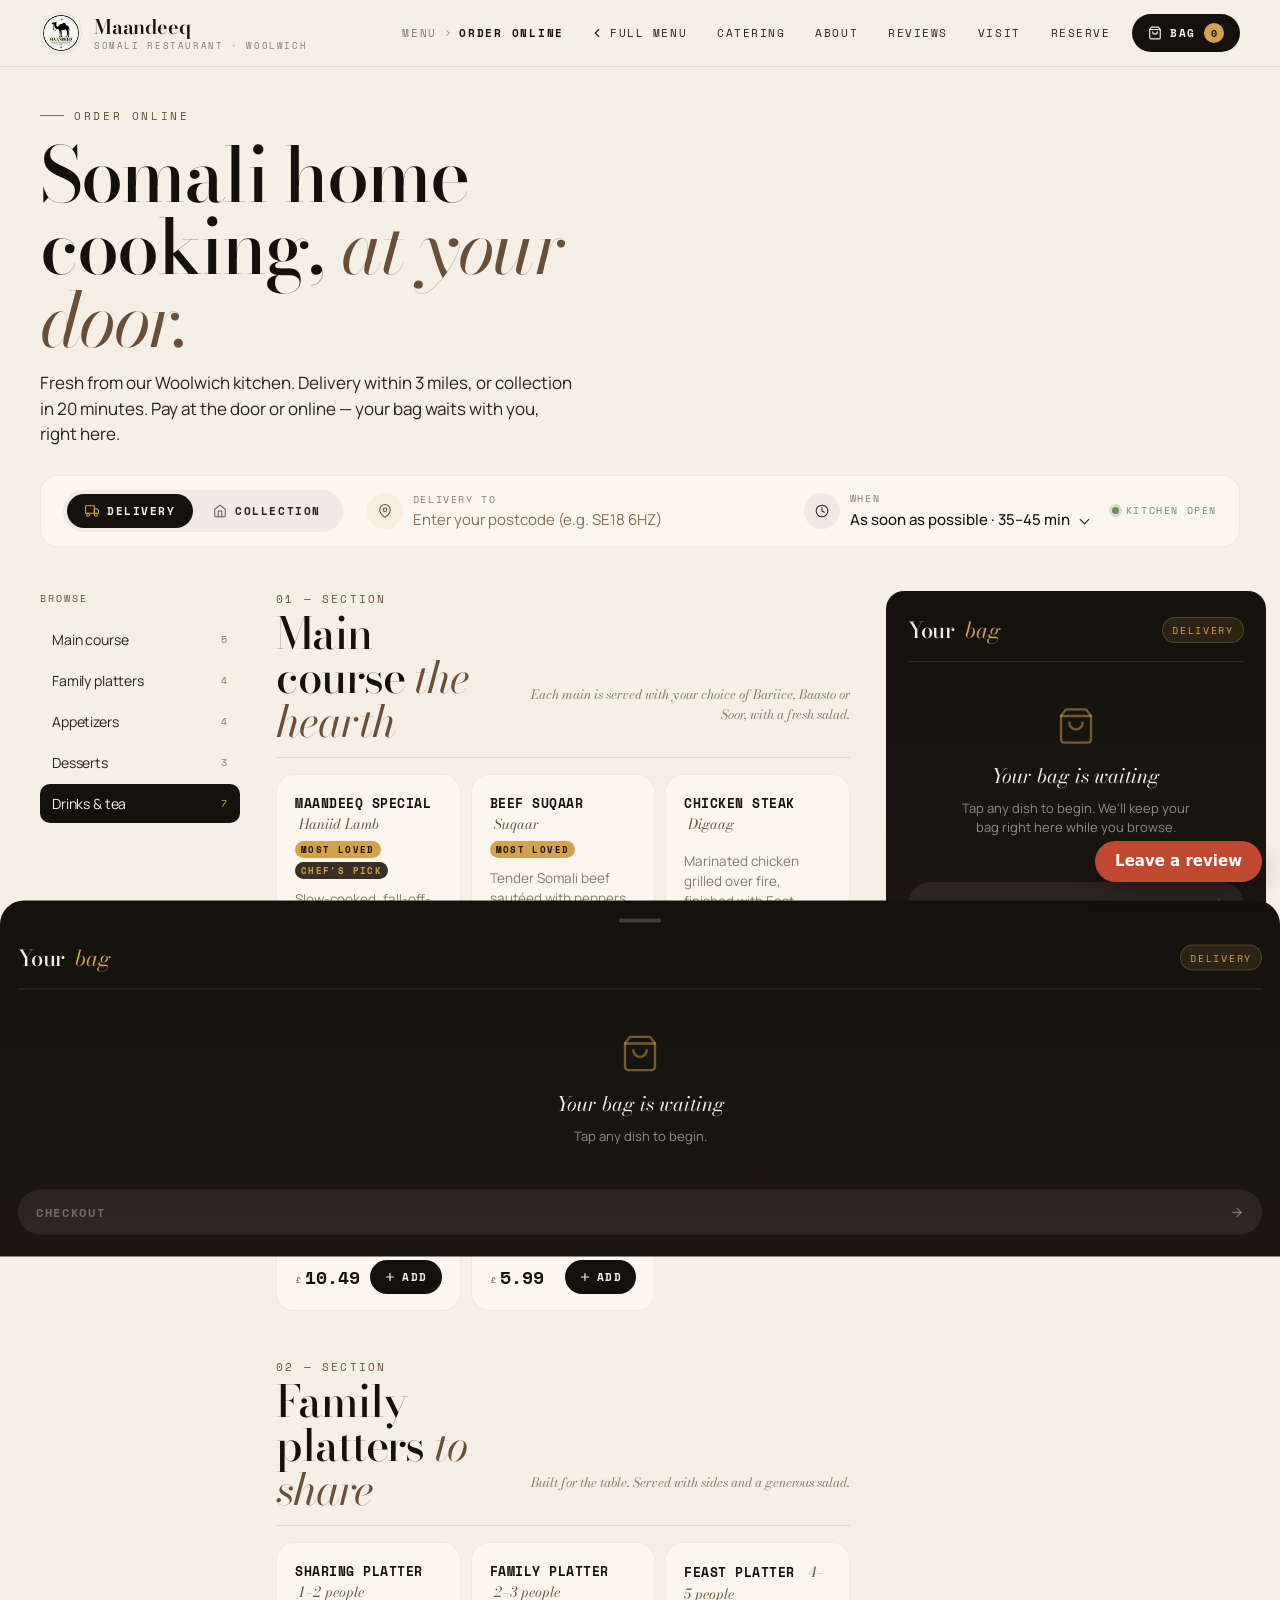
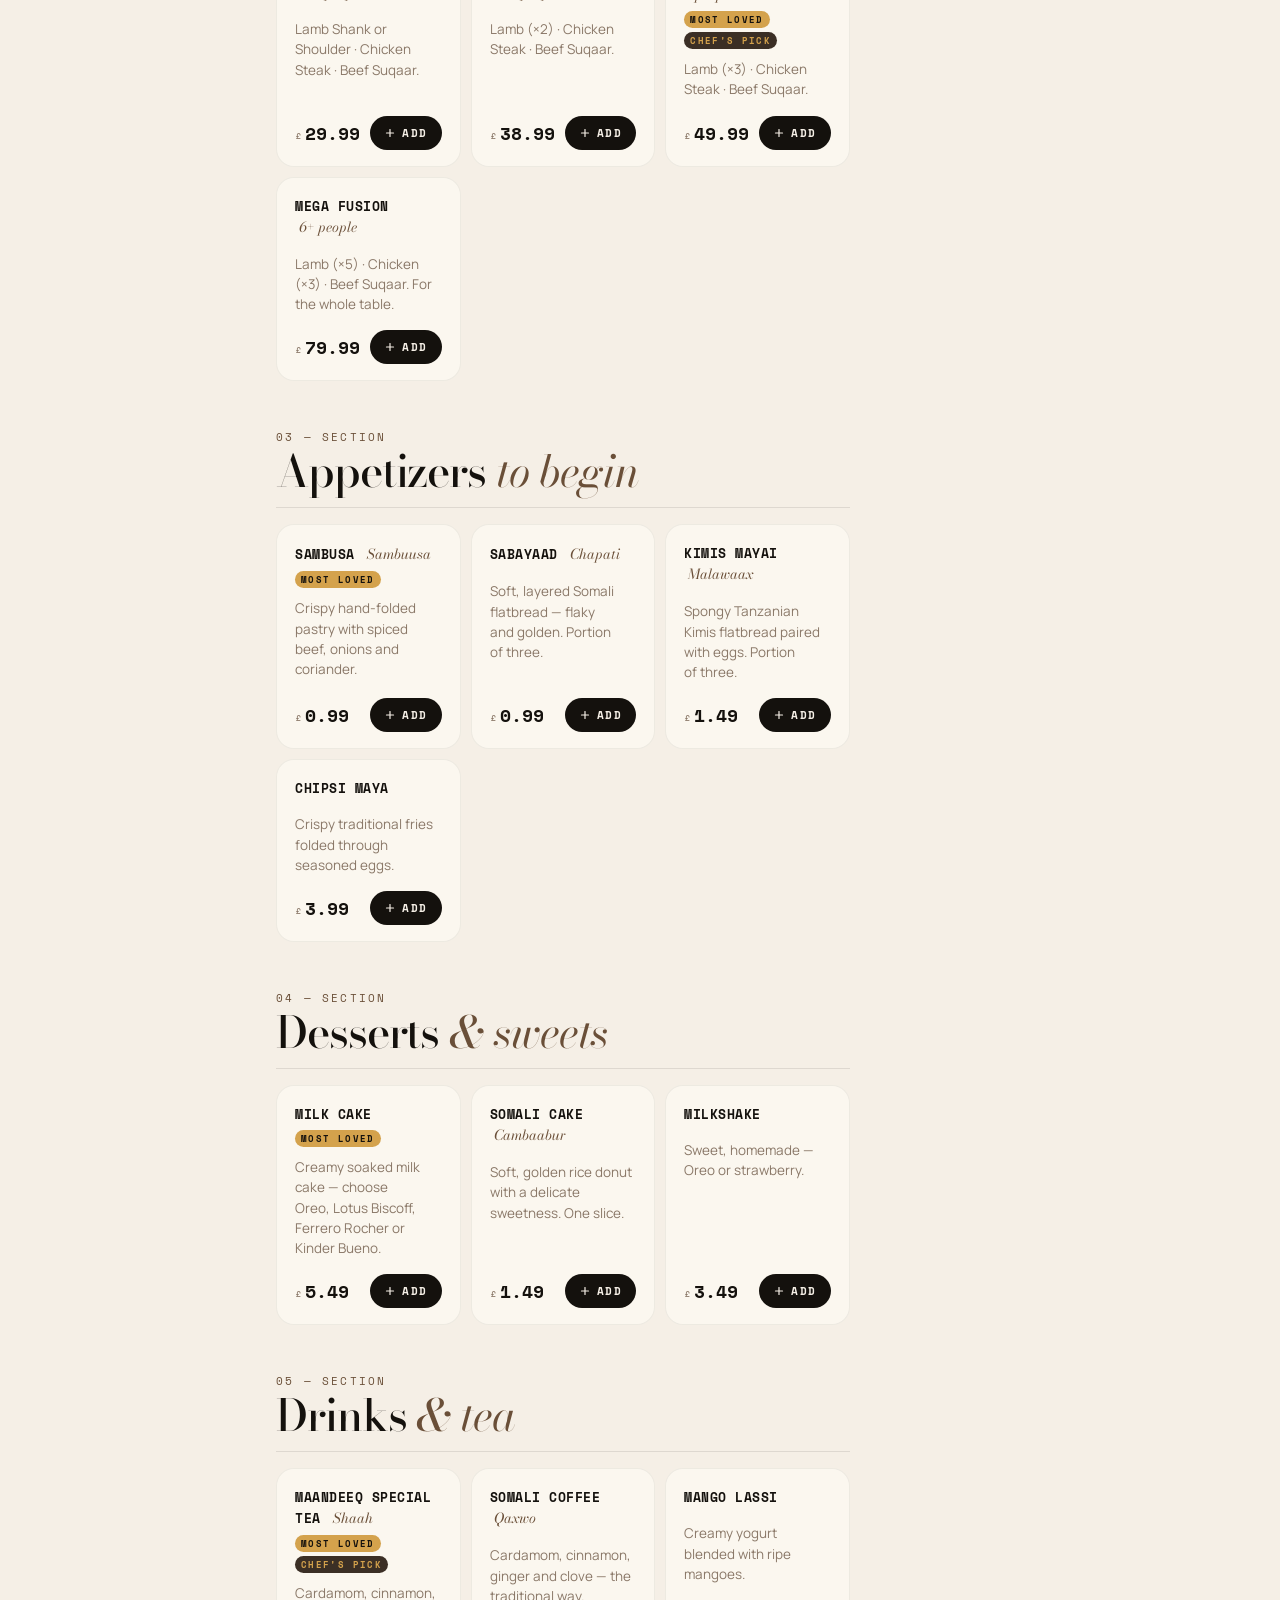
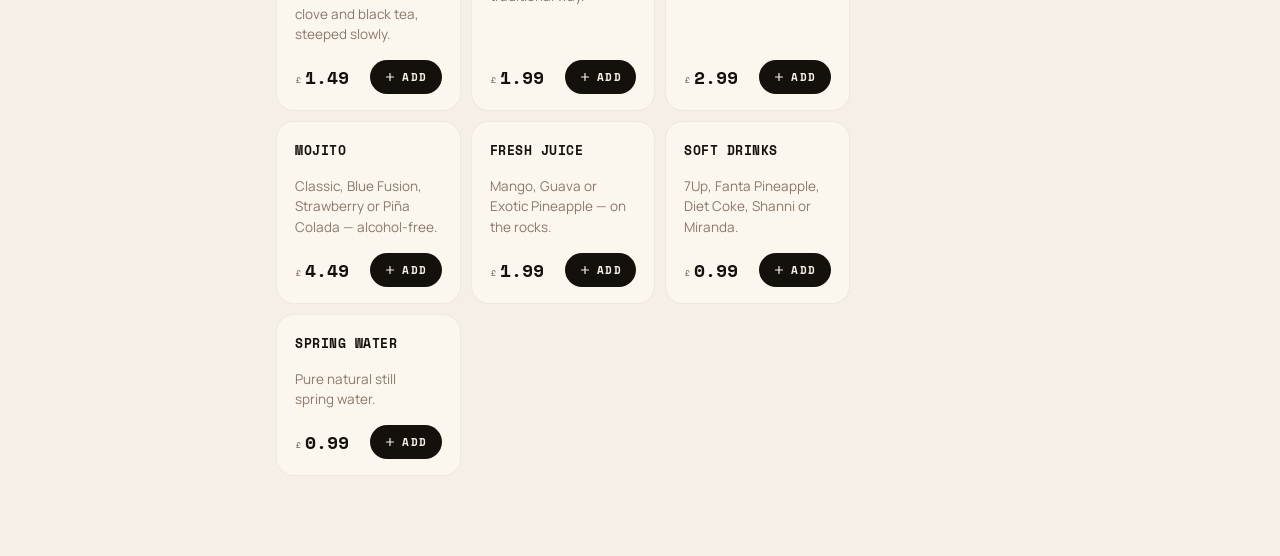
<file: Order.html>
<!doctype html>
<html lang="en">
<head>
<meta charset="utf-8" />
<meta name="viewport" content="width=device-width, initial-scale=1, viewport-fit=cover" />
<meta name="theme-color" content="#14110D" />
<title>Order Online · Maandeeq Restaurant</title>
<meta name="description" content="Order Somali food online from Maandeeq Restaurant in Woolwich — delivery and collection." />
<link rel="icon" type="image/png" sizes="64x64" href="assets/brand/favicon.png" />
<link rel="apple-touch-icon" sizes="180x180" href="assets/brand/apple-touch-icon.png" />

<link rel="preconnect" href="https://fonts.googleapis.com" />
<link rel="preconnect" href="https://fonts.gstatic.com" crossorigin />
<link href="https://fonts.googleapis.com/css2?family=Bodoni+Moda:ital,opsz,wght@0,6..96,400..900;1,6..96,400..900&family=Manrope:wght@400;500;600;700&family=Space+Mono:wght@400;700&display=swap" rel="stylesheet" />

<style>
  :root{
    --ink:#14110D;
    --ink-2:#2A211A;
    --ink-3:#3B2F25;
    --paper:#F5EFE6;
    --paper-2:#EADFCC;
    --paper-3:#FBF7EF;
    --camel:#8B6B4F;
    --camel-dk:#6A4F38;
    --gold:#D4A24C;
    --gold-dk:#B7873A;
    --muted:#8A7868;
    --green:#6B8E5A;
    --whats:#25D366;

    --serif:"Bodoni Moda","Cormorant Garamond","Didot",serif;
    --sans:"Manrope",-apple-system,"Segoe UI",Roboto,sans-serif;
    --mono:"Space Mono",ui-monospace,Menlo,monospace;

    --pad:clamp(18px,4vw,40px);
    --r-card:18px;
    --r-pill:999px;

    --cart-w:380px;
  }

  *{box-sizing:border-box}
  html,body{margin:0;padding:0}
  html{scroll-behavior:smooth;scroll-padding-top:140px}
  body{
    font-family:var(--sans);
    color:var(--ink);
    background:var(--paper);
    -webkit-font-smoothing:antialiased;
    text-wrap:pretty;
  }
  img{display:block;max-width:100%}
  button{font:inherit;cursor:pointer;color:inherit;background:transparent;border:0;padding:0}
  a{color:inherit;text-decoration:none}
  ::selection{background:var(--gold);color:var(--ink)}
  input,select,textarea{font:inherit;color:inherit}

  /* ============================= TOP BAR ============================= */
  .top{
    position:sticky;
    top:0;
    z-index:50;
    background:rgba(245,239,230,0.92);
    backdrop-filter:blur(16px) saturate(160%);
    -webkit-backdrop-filter:blur(16px) saturate(160%);
    border-bottom:1px solid rgba(20,17,13,0.08);
  }
  .top__row{
    display:flex;align-items:center;gap:14px;
    padding:12px var(--pad);
    max-width:1440px;margin:0 auto;
  }
  .top__brand{
    display:inline-flex;align-items:center;gap:12px;
    flex:1;
    min-width:0;
  }
  .top__logo{
    width:42px;height:42px;border-radius:50%;
    background:var(--paper);padding:2px;
    object-fit:contain;
    border:1px solid rgba(20,17,13,0.08);
    flex-shrink:0;
  }
  .top__wm{display:flex;flex-direction:column;line-height:1;min-width:0}
  .top__name{
    font-family:var(--serif);font-weight:600;
    font-size:20px;letter-spacing:-0.01em;
  }
  .top__tag{
    font-family:var(--mono);font-size:9px;
    letter-spacing:0.18em;text-transform:uppercase;
    color:var(--muted);margin-top:4px;
  }
  .top__crumb{
    display:none;
    font-family:var(--mono);font-size:11px;
    letter-spacing:0.16em;text-transform:uppercase;
    color:var(--muted);
  }
  .top__crumb b{color:var(--ink);font-weight:600}
  .top__crumb svg{vertical-align:-2px;margin:0 6px;color:var(--camel)}
  @media (min-width:780px){.top__crumb{display:inline-flex;align-items:center}}

  .top__actions{display:inline-flex;align-items:center;gap:10px;flex-shrink:0;margin-left:auto}
  .top__nav{
    display:inline-flex;align-items:center;gap:6px;
    max-width:46vw;overflow-x:auto;
    scrollbar-width:none;-ms-overflow-style:none;
  }
  .top__nav::-webkit-scrollbar{display:none}
  .top__back{
    display:inline-flex;align-items:center;gap:6px;
    font-family:var(--mono);font-size:11px;white-space:nowrap;
    letter-spacing:0.14em;text-transform:uppercase;
    color:var(--ink-2);
    padding:8px 12px;border-radius:var(--r-pill);
    transition:background .2s ease;
  }
  .top__back:hover{background:rgba(20,17,13,0.05)}
  .top__bag{
    display:inline-flex;align-items:center;gap:8px;
    background:var(--ink);color:var(--paper);
    padding:9px 16px;border-radius:var(--r-pill);
    font-family:var(--mono);font-size:11px;
    letter-spacing:0.14em;text-transform:uppercase;
    font-weight:600;
    position:relative;
  }
  .top__bag:hover{background:var(--ink-2)}
  .top__bag__count{
    background:var(--gold);color:var(--ink);
    min-width:20px;height:20px;border-radius:10px;
    padding:0 6px;
    display:inline-flex;align-items:center;justify-content:center;
    font-size:10px;font-weight:700;letter-spacing:0;
  }
  @media (max-width:560px){
    .top__back{display:none}
    .top__name{font-size:18px}
  }

  /* ============================= HERO ============================= */
  .hero{
    padding:32px var(--pad) 8px;
    max-width:1440px;margin:0 auto;
  }
  .hero__eye{
    font-family:var(--mono);font-size:11px;
    letter-spacing:0.24em;text-transform:uppercase;
    color:var(--camel-dk);
    display:inline-flex;align-items:center;gap:10px;
  }
  .hero__eye::before{content:"";width:24px;height:1px;background:var(--camel)}
  .hero__title{
    font-family:var(--serif);font-weight:500;
    font-size:clamp(40px,6.5vw,76px);
    line-height:0.96;letter-spacing:-0.025em;
    margin:14px 0 14px;
    max-width:14ch;
  }
  .hero__title em{font-style:italic;color:var(--camel-dk);font-weight:400}
  .hero__sub{
    font-size:17px;line-height:1.5;
    color:var(--ink-2);
    max-width:54ch;margin:0 0 28px;
  }

  /* ============================= MODE BAR ============================= */
  .mode{
    background:var(--paper-3);
    border:1px solid rgba(20,17,13,0.06);
    border-radius:var(--r-card);
    padding:18px;
    display:grid;
    grid-template-columns:1fr;
    gap:14px;
    align-items:center;
    margin-bottom:36px;
  }
  @media (min-width:880px){
    .mode{grid-template-columns:auto 1fr auto auto;gap:24px;padding:14px 22px}
  }
  .mode__toggle{
    background:rgba(20,17,13,0.05);
    border-radius:var(--r-pill);
    padding:4px;
    display:inline-flex;
    gap:2px;
  }
  .mode__opt{
    padding:9px 18px;
    border-radius:var(--r-pill);
    font-family:var(--mono);font-size:11px;
    letter-spacing:0.14em;text-transform:uppercase;
    font-weight:600;
    color:var(--ink-2);
    transition:background .2s ease,color .2s ease;
    display:inline-flex;align-items:center;gap:8px;
  }
  .mode__opt.is-on{background:var(--ink);color:var(--paper)}
  .mode__opt svg{opacity:.7}
  .mode__opt.is-on svg{opacity:1;color:var(--gold)}

  .mode__addr{
    display:flex;align-items:center;gap:10px;
    color:var(--ink-2);
    font-size:14px;
    min-width:0;
  }
  .mode__addr label{
    font-family:var(--mono);font-size:10px;
    letter-spacing:0.16em;text-transform:uppercase;
    color:var(--muted);
    display:block;margin-bottom:2px;
  }
  .mode__addr input{
    background:transparent;border:0;outline:0;
    padding:0;width:100%;
    font-size:15px;color:var(--ink);
    font-family:var(--sans);
  }
  .mode__addr input::placeholder{color:var(--camel)}
  .mode__addr__icon{
    width:36px;height:36px;border-radius:50%;
    background:rgba(212,162,76,0.12);
    color:var(--camel-dk);
    display:inline-flex;align-items:center;justify-content:center;
    flex-shrink:0;
  }
  .mode__addr__field{flex:1;min-width:0}

  .mode__time{
    display:flex;align-items:center;gap:10px;
    background:transparent;
    padding:0;
    flex-shrink:0;
  }
  .mode__time label{
    font-family:var(--mono);font-size:10px;
    letter-spacing:0.16em;text-transform:uppercase;
    color:var(--muted);
    display:block;margin-bottom:2px;
  }
  .mode__time__field{position:relative}
  .mode__time select{
    appearance:none;-webkit-appearance:none;
    background:transparent;border:0;
    padding:0 18px 0 0;
    font-size:15px;font-weight:500;color:var(--ink);
    font-family:var(--sans);
    cursor:pointer;
  }
  .mode__time__field::after{
    content:"";position:absolute;right:0;top:8px;
    width:6px;height:6px;
    border-right:1.5px solid var(--ink);
    border-bottom:1.5px solid var(--ink);
    transform:rotate(45deg);
    pointer-events:none;
  }
  .mode__time__icon{
    width:36px;height:36px;border-radius:50%;
    background:rgba(20,17,13,0.05);
    color:var(--ink-2);
    display:inline-flex;align-items:center;justify-content:center;
  }

  .mode__status{
    font-family:var(--mono);font-size:10px;
    letter-spacing:0.16em;text-transform:uppercase;
    color:var(--green);
    display:inline-flex;align-items:center;gap:7px;
    white-space:nowrap;
  }
  .mode__status .dot{
    width:7px;height:7px;border-radius:50%;
    background:var(--green);
    box-shadow:0 0 0 3px rgba(107,142,90,.25);
    animation:pulse 2.4s ease-in-out infinite;
  }
  @keyframes pulse{50%{box-shadow:0 0 0 7px rgba(107,142,90,0)}}

  /* ============================= LAYOUT ============================= */
  .shell{
    max-width:1440px;
    margin:0 auto;
    padding:0 var(--pad) 80px;
    display:grid;
    grid-template-columns:1fr;
    gap:32px;
  }
  @media (min-width:980px){
    .shell{
      grid-template-columns:200px 1fr var(--cart-w);
      gap:36px;
      align-items:start;
    }
  }

  /* ============================= CATEGORY RAIL ============================= */
  .rail{
    display:none;
  }
  @media (min-width:980px){
    .rail{
      display:block;
      position:sticky;top:88px;
    }
  }
  .rail__eye{
    font-family:var(--mono);font-size:10px;
    letter-spacing:0.2em;text-transform:uppercase;
    color:var(--camel-dk);
    display:block;
    margin-bottom:14px;
  }
  .rail ul{list-style:none;margin:0;padding:0;display:grid;gap:2px}
  .rail a{
    display:flex;align-items:center;justify-content:space-between;
    padding:10px 12px;
    border-radius:10px;
    font-size:14px;
    color:var(--ink-2);
    letter-spacing:-0.01em;
    transition:background .2s ease,color .2s ease;
  }
  .rail a:hover{background:rgba(20,17,13,0.04)}
  .rail a.is-on{background:var(--ink);color:var(--paper)}
  .rail a.is-on .rail__ct{color:var(--gold)}
  .rail__ct{
    font-family:var(--mono);font-size:10px;
    color:var(--muted);
    letter-spacing:0.06em;
  }

  /* mobile chip rail */
  .chiprail{
    position:sticky;
    top:67px;
    z-index:40;
    background:rgba(245,239,230,0.92);
    backdrop-filter:blur(14px);
    -webkit-backdrop-filter:blur(14px);
    border-bottom:1px solid rgba(20,17,13,0.06);
    padding:10px var(--pad);
    margin:0 calc(var(--pad)*-1) 18px;
    overflow-x:auto;
    display:flex;gap:6px;
    scrollbar-width:none;
  }
  .chiprail::-webkit-scrollbar{display:none}
  .chiprail__chip{
    flex-shrink:0;
    padding:8px 14px;
    border-radius:var(--r-pill);
    font-family:var(--mono);font-size:11px;
    letter-spacing:0.12em;text-transform:uppercase;
    color:var(--ink-2);font-weight:500;
    border:1px solid transparent;
    background:rgba(20,17,13,0.04);
    white-space:nowrap;
  }
  .chiprail__chip.is-on{background:var(--ink);color:var(--paper)}
  @media (min-width:980px){.chiprail{display:none}}

  /* ============================= CATALOGUE ============================= */
  .cat{
    display:grid;gap:48px;
  }
  .group{
    scroll-margin-top:140px;
  }
  .group__head{
    display:flex;align-items:flex-end;justify-content:space-between;
    gap:18px;
    margin-bottom:16px;
    padding-bottom:14px;
    border-bottom:1px solid rgba(20,17,13,0.1);
  }
  .group__num{
    font-family:var(--mono);font-size:11px;
    letter-spacing:0.2em;text-transform:uppercase;
    color:var(--camel-dk);
    display:block;margin-bottom:4px;
  }
  .group__title{
    font-family:var(--serif);font-weight:500;
    font-size:clamp(30px,4.4vw,44px);
    line-height:1;letter-spacing:-0.025em;
    margin:0;
  }
  .group__title em{font-style:italic;color:var(--camel-dk);font-weight:400}
  .group__note{
    color:var(--muted);font-size:13px;
    max-width:42ch;
    text-align:right;
    flex-shrink:0;
    padding-bottom:6px;
    font-style:italic;
    font-family:var(--serif);
  }
  @media (max-width:640px){.group__note{display:none}}

  .grid{
    display:grid;
    grid-template-columns:1fr;
    gap:10px;
  }
  @media (min-width:560px){.grid{grid-template-columns:1fr 1fr}}
  @media (min-width:980px){.grid{grid-template-columns:1fr 1fr}}
  @media (min-width:1280px){.grid{grid-template-columns:1fr 1fr 1fr}}

  .card{
    background:var(--paper-3);
    border:1px solid rgba(20,17,13,0.06);
    border-radius:var(--r-card);
    padding:18px 18px 16px;
    display:flex;
    flex-direction:column;
    gap:10px;
    position:relative;
    transition:border-color .2s ease, transform .2s ease, box-shadow .2s ease;
  }
  .card:hover{
    border-color:rgba(212,162,76,0.4);
    transform:translateY(-1px);
    box-shadow:0 12px 28px -20px rgba(20,17,13,0.3);
  }
  .card.is-in{
    border-color:rgba(212,162,76,0.5);
    background:rgba(212,162,76,0.06);
  }
  .card__top{
    display:flex;align-items:flex-start;justify-content:space-between;
    gap:10px;
  }
  .card__name{
    font-family:var(--mono);font-size:13px;
    font-weight:700;letter-spacing:0.04em;
    text-transform:uppercase;
    margin:0;
    color:var(--ink);
  }
  .card__somali{
    font-family:var(--serif);font-style:italic;
    font-weight:400;font-size:14px;
    color:var(--camel-dk);
    text-transform:none;
    letter-spacing:0;
    margin-left:4px;
  }
  .card__tags{display:flex;flex-wrap:wrap;gap:4px;margin-top:6px}
  .tag{
    display:inline-flex;align-items:center;gap:4px;
    font-family:var(--mono);font-size:8.5px;
    letter-spacing:0.16em;text-transform:uppercase;
    padding:2px 6px;border-radius:var(--r-pill);
    font-weight:700;
  }
  .tag--pop{background:var(--gold);color:var(--ink)}
  .tag--veg{background:rgba(107,142,90,.18);color:#3F5836;border:1px solid rgba(107,142,90,.35)}
  .tag--chef{background:var(--ink-3);color:var(--gold)}
  .card__desc{
    margin:0;
    color:var(--muted);
    font-size:13.5px;
    line-height:1.5;
    flex:1;
  }
  .card__foot{
    display:flex;align-items:center;justify-content:space-between;
    gap:10px;
    padding-top:6px;
  }
  .card__price{
    font-family:var(--mono);font-size:18px;
    font-weight:700;color:var(--ink);
  }
  .card__price em{
    font-family:var(--mono);font-style:normal;
    font-size:11px;font-weight:400;
    color:var(--muted);margin-right:3px;
  }

  .add{
    display:inline-flex;align-items:center;gap:6px;
    padding:9px 14px;
    border-radius:var(--r-pill);
    background:var(--ink);color:var(--paper);
    font-family:var(--mono);font-size:11px;
    letter-spacing:0.14em;text-transform:uppercase;
    font-weight:600;
    transition:background .2s ease,transform .2s ease;
  }
  .add:hover{background:var(--ink-2);transform:translateY(-1px)}
  .add--ghost{background:transparent;color:var(--ink);border:1px solid rgba(20,17,13,0.18)}
  .add--ghost:hover{background:var(--ink);color:var(--paper)}

  /* quantity stepper */
  .qty{
    display:inline-flex;align-items:center;
    background:var(--ink);color:var(--paper);
    border-radius:var(--r-pill);
    overflow:hidden;
  }
  .qty button{
    width:30px;height:32px;
    color:var(--paper);
    font-size:16px;
    display:inline-flex;align-items:center;justify-content:center;
    transition:background .2s ease;
  }
  .qty button:hover{background:rgba(245,239,230,0.12)}
  .qty span{
    min-width:24px;text-align:center;
    font-family:var(--mono);font-size:13px;
    font-weight:700;
    color:var(--gold);
  }

  /* ============================= CUSTOMIZE DRAWER ============================= */
  .modal{
    position:fixed;inset:0;
    z-index:200;
    display:flex;align-items:flex-end;justify-content:center;
    pointer-events:none;
  }
  .modal.is-on{pointer-events:auto}
  .modal__bg{
    position:absolute;inset:0;
    background:rgba(20,17,13,0.55);
    backdrop-filter:blur(4px);
    opacity:0;
    transition:opacity .3s ease;
  }
  .modal.is-on .modal__bg{opacity:1}
  .modal__card{
    position:relative;
    background:var(--paper);
    width:100%;
    max-width:540px;
    max-height:88vh;
    overflow-y:auto;
    border-radius:24px 24px 0 0;
    padding:26px 26px 20px;
    transform:translateY(20px);
    opacity:0;
    transition:transform .35s cubic-bezier(.2,.8,.2,1), opacity .25s ease;
  }
  @media (min-width:640px){
    .modal{align-items:center}
    .modal__card{border-radius:22px;transform:translateY(20px) scale(.98)}
  }
  .modal.is-on .modal__card{transform:translateY(0) scale(1);opacity:1}
  .modal__close{
    position:absolute;top:14px;right:14px;
    width:34px;height:34px;border-radius:50%;
    background:rgba(20,17,13,0.06);
    display:inline-flex;align-items:center;justify-content:center;
    color:var(--ink);
  }
  .modal__close:hover{background:rgba(20,17,13,0.12)}
  .modal__eye{
    font-family:var(--mono);font-size:10px;
    letter-spacing:0.2em;text-transform:uppercase;
    color:var(--camel-dk);
  }
  .modal__title{
    font-family:var(--serif);font-weight:500;
    font-size:28px;letter-spacing:-0.015em;
    line-height:1.05;
    margin:6px 0 4px;
  }
  .modal__sub{
    color:var(--muted);font-size:14px;line-height:1.5;
    margin:0 0 18px;max-width:46ch;
  }
  .opt{margin:14px 0 0}
  .opt__lbl{
    font-family:var(--mono);font-size:10px;
    letter-spacing:0.18em;text-transform:uppercase;
    color:var(--camel-dk);
    display:flex;align-items:center;justify-content:space-between;
    margin-bottom:8px;
  }
  .opt__lbl small{
    font-family:var(--mono);font-size:9px;
    color:var(--muted);
    text-transform:none;letter-spacing:0.04em;
  }
  .opt__row{display:flex;flex-wrap:wrap;gap:6px}
  .opt__pill{
    border:1px solid rgba(20,17,13,0.18);
    border-radius:var(--r-pill);
    padding:9px 14px;
    font-family:var(--mono);font-size:11px;
    letter-spacing:0.08em;text-transform:uppercase;
    font-weight:600;
    color:var(--ink-2);
    background:transparent;
    transition:all .2s ease;
  }
  .opt__pill:hover{background:rgba(20,17,13,0.04)}
  .opt__pill.is-on{background:var(--ink);color:var(--paper);border-color:var(--ink)}
  .opt__pill small{
    font-family:var(--mono);font-size:9px;
    opacity:.6;margin-left:6px;letter-spacing:0.04em;text-transform:none;
  }
  .opt__pill.is-on small{color:var(--gold);opacity:1}

  .opt textarea{
    width:100%;
    background:var(--paper-3);
    border:1px solid rgba(20,17,13,0.12);
    border-radius:12px;
    padding:12px 14px;
    font-family:var(--sans);font-size:14px;
    color:var(--ink);
    resize:vertical;
    min-height:60px;
  }
  .opt textarea:focus{outline:0;border-color:var(--camel)}

  .modal__foot{
    display:flex;align-items:center;justify-content:space-between;
    gap:12px;
    margin-top:24px;
    padding-top:18px;
    border-top:1px solid rgba(20,17,13,0.1);
  }
  .modal__qty{
    display:inline-flex;align-items:center;
    border:1px solid rgba(20,17,13,0.18);
    border-radius:var(--r-pill);
  }
  .modal__qty button{
    width:36px;height:36px;
    font-size:18px;color:var(--ink);
    display:inline-flex;align-items:center;justify-content:center;
  }
  .modal__qty button:hover{background:rgba(20,17,13,0.06);border-radius:var(--r-pill)}
  .modal__qty span{
    min-width:32px;text-align:center;
    font-family:var(--mono);font-size:14px;font-weight:700;
  }
  .modal__addbtn{
    flex:1;
    padding:14px 18px;
    border-radius:var(--r-pill);
    background:var(--gold);color:var(--ink);
    font-family:var(--mono);font-size:12px;
    letter-spacing:0.14em;text-transform:uppercase;
    font-weight:700;
    display:inline-flex;align-items:center;justify-content:space-between;gap:10px;
    transition:background .2s ease;
  }
  .modal__addbtn:hover{background:var(--gold-dk)}
  .modal__addbtn b{font-family:var(--mono);font-size:13px}

  /* ============================= CART ============================= */
  .cart{
    background:linear-gradient(180deg,#14110D 0%, #1B1610 100%);
    color:var(--paper);
    border-radius:var(--r-card);
    padding:22px;
    display:flex;flex-direction:column;
    gap:14px;
    position:sticky;
    top:88px;
    max-height:calc(100vh - 110px);
    overflow:hidden;
  }
  @media (max-width:979px){
    .cart{display:none}
  }
  .cart__head{
    display:flex;align-items:center;justify-content:space-between;
    gap:10px;
    padding-bottom:14px;
    border-bottom:1px solid rgba(245,239,230,0.1);
  }
  .cart__title{
    font-family:var(--serif);font-weight:500;
    font-size:22px;letter-spacing:-0.01em;
    margin:0;
    display:inline-flex;align-items:center;gap:10px;
  }
  .cart__title em{font-style:italic;color:var(--gold);font-weight:400}
  .cart__mode{
    font-family:var(--mono);font-size:9.5px;
    letter-spacing:0.18em;text-transform:uppercase;
    color:var(--gold);
    background:rgba(212,162,76,0.12);
    padding:5px 9px;border-radius:var(--r-pill);
    border:1px solid rgba(212,162,76,0.25);
  }
  .cart__list{
    flex:1;
    overflow-y:auto;
    margin:0 -8px;padding:0 8px;
    display:flex;flex-direction:column;gap:14px;
    scrollbar-width:thin;
    scrollbar-color:rgba(245,239,230,0.2) transparent;
  }
  .cart__list::-webkit-scrollbar{width:6px}
  .cart__list::-webkit-scrollbar-thumb{background:rgba(245,239,230,0.15);border-radius:3px}

  .cartline{
    display:grid;
    grid-template-columns:1fr auto;
    gap:6px 10px;
    padding-bottom:14px;
    border-bottom:1px dashed rgba(245,239,230,0.1);
  }
  .cartline:last-child{border-bottom:0;padding-bottom:0}
  .cartline__name{
    font-family:var(--mono);font-size:11.5px;
    letter-spacing:0.04em;text-transform:uppercase;
    font-weight:700;
    line-height:1.3;
  }
  .cartline__opts{
    font-family:var(--serif);font-style:italic;
    font-size:13px;
    color:rgba(245,239,230,0.6);
    line-height:1.35;
    grid-column:1/-1;
  }
  .cartline__price{
    font-family:var(--mono);font-size:13px;
    font-weight:700;
    color:var(--gold);
    text-align:right;
    white-space:nowrap;
  }
  .cartline__row{
    grid-column:1/-1;
    display:flex;align-items:center;justify-content:space-between;
    gap:10px;
    margin-top:4px;
  }
  .cartline .qty{
    background:rgba(245,239,230,0.06);
    border:1px solid rgba(245,239,230,0.12);
  }
  .cartline .qty button{width:26px;height:26px;color:var(--paper);font-size:14px}
  .cartline .qty span{font-size:11px;color:var(--gold);min-width:20px}
  .cartline__rm{
    font-family:var(--mono);font-size:9.5px;
    letter-spacing:0.16em;text-transform:uppercase;
    color:rgba(245,239,230,0.5);
    padding:4px 6px;
    transition:color .2s ease;
  }
  .cartline__rm:hover{color:var(--gold)}

  .cart__empty{
    flex:1;
    display:flex;flex-direction:column;align-items:center;justify-content:center;
    gap:8px;
    text-align:center;
    padding:30px 10px;
    color:rgba(245,239,230,0.55);
  }
  .cart__empty svg{color:rgba(212,162,76,0.5);margin-bottom:6px}
  .cart__empty h4{
    font-family:var(--serif);font-style:italic;
    font-weight:400;font-size:20px;
    color:var(--paper);margin:0;
  }
  .cart__empty p{
    font-size:13px;line-height:1.5;
    max-width:30ch;margin:0;
  }

  .cart__totals{
    border-top:1px solid rgba(245,239,230,0.1);
    padding-top:14px;
    display:grid;
    gap:6px;
    font-family:var(--mono);font-size:12px;
    color:rgba(245,239,230,0.7);
  }
  .cart__totals__row{display:flex;justify-content:space-between}
  .cart__totals__row b{color:var(--paper);font-weight:500}
  .cart__totals__row--total{
    padding-top:8px;
    margin-top:4px;
    border-top:1px dashed rgba(245,239,230,0.15);
    font-size:13px;
  }
  .cart__totals__row--total b{
    font-family:var(--serif);font-style:italic;
    font-size:24px;letter-spacing:-0.01em;
    color:var(--gold);font-weight:500;
  }
  .cart__min{
    font-family:var(--mono);font-size:10px;
    letter-spacing:0.12em;text-transform:uppercase;
    color:rgba(245,239,230,0.5);
    display:flex;align-items:center;gap:8px;
  }
  .cart__min__bar{
    flex:1;
    height:3px;
    background:rgba(245,239,230,0.08);
    border-radius:2px;overflow:hidden;
  }
  .cart__min__bar i{
    display:block;height:100%;
    background:var(--gold);
    transition:width .35s ease;
  }

  .cart__cta{
    background:var(--gold);color:var(--ink);
    padding:14px 18px;
    border-radius:var(--r-pill);
    font-family:var(--mono);font-size:12px;
    letter-spacing:0.14em;text-transform:uppercase;
    font-weight:700;
    display:inline-flex;align-items:center;justify-content:space-between;gap:10px;
    transition:background .2s ease;
  }
  .cart__cta:hover:not(:disabled){background:var(--gold-dk)}
  .cart__cta:disabled{
    background:rgba(245,239,230,0.08);
    color:rgba(245,239,230,0.35);
    cursor:not-allowed;
  }
  .cart__cta svg{transition:transform .2s ease}
  .cart__cta:hover:not(:disabled) svg{transform:translateX(3px)}

  /* ============================= MOBILE CART BAR ============================= */
  .bagbar{
    position:fixed;
    left:12px;right:12px;bottom:12px;
    z-index:55;
    background:var(--ink);color:var(--paper);
    border-radius:var(--r-pill);
    padding:10px 12px 10px 18px;
    display:none;
    align-items:center;justify-content:space-between;gap:10px;
    box-shadow:0 20px 40px -16px rgba(0,0,0,0.5), 0 0 0 1px rgba(212,162,76,0.18);
  }
  .bagbar.is-on{display:flex}
  .bagbar__count{
    font-family:var(--mono);font-size:11px;
    letter-spacing:0.12em;text-transform:uppercase;
    display:flex;flex-direction:column;line-height:1.2;
  }
  .bagbar__count b{color:var(--gold);font-weight:700}
  .bagbar__total{
    font-family:var(--serif);font-style:italic;
    font-size:22px;color:var(--gold);font-weight:500;
    margin-left:auto;margin-right:6px;
  }
  .bagbar__view{
    padding:9px 16px;
    background:var(--gold);color:var(--ink);
    border-radius:var(--r-pill);
    font-family:var(--mono);font-size:11px;
    letter-spacing:0.14em;text-transform:uppercase;
    font-weight:700;
  }
  @media (min-width:980px){.bagbar{display:none !important}}

  /* mobile cart sheet */
  .sheet{
    position:fixed;inset:0;
    z-index:300;
    pointer-events:none;
  }
  .sheet.is-on{pointer-events:auto}
  .sheet__bg{
    position:absolute;inset:0;
    background:rgba(20,17,13,0.6);
    opacity:0;transition:opacity .3s ease;
  }
  .sheet.is-on .sheet__bg{opacity:1}
  .sheet__panel{
    position:absolute;left:0;right:0;bottom:0;
    background:linear-gradient(180deg,#14110D 0%, #1B1610 100%);
    color:var(--paper);
    border-radius:24px 24px 0 0;
    padding:18px 18px 22px;
    max-height:90vh;
    display:flex;flex-direction:column;gap:14px;
    transform:translateY(100%);
    transition:transform .35s cubic-bezier(.2,.8,.2,1);
  }
  .sheet.is-on .sheet__panel{transform:translateY(0)}
  .sheet__grab{
    width:42px;height:4px;
    background:rgba(245,239,230,0.2);
    border-radius:2px;
    margin:0 auto 4px;
  }

  /* ============================= CHECKOUT MODAL ============================= */
  .check{
    position:fixed;inset:0;
    z-index:400;
    pointer-events:none;
    display:flex;align-items:center;justify-content:center;
    padding:16px;
  }
  .check.is-on{pointer-events:auto}
  .check__bg{
    position:absolute;inset:0;
    background:rgba(20,17,13,0.7);
    backdrop-filter:blur(8px);
    opacity:0;transition:opacity .3s ease;
  }
  .check.is-on .check__bg{opacity:1}
  .check__card{
    position:relative;
    background:var(--paper);
    width:min(640px,100%);
    max-height:92vh;
    overflow-y:auto;
    border-radius:22px;
    padding:30px;
    transform:translateY(16px) scale(.98);
    opacity:0;
    transition:transform .35s cubic-bezier(.2,.8,.2,1), opacity .25s ease;
  }
  .check.is-on .check__card{transform:translateY(0) scale(1);opacity:1}
  .check__close{
    position:absolute;top:16px;right:16px;
    width:36px;height:36px;border-radius:50%;
    background:rgba(20,17,13,0.06);
    display:inline-flex;align-items:center;justify-content:center;
  }
  .check__eye{
    font-family:var(--mono);font-size:11px;
    letter-spacing:0.2em;text-transform:uppercase;
    color:var(--camel-dk);
  }
  .check__title{
    font-family:var(--serif);font-weight:500;
    font-size:34px;letter-spacing:-0.02em;
    line-height:1.02;
    margin:6px 0 4px;
  }
  .check__title em{font-style:italic;color:var(--camel-dk);font-weight:400}
  .check__sub{
    color:var(--muted);font-size:14px;line-height:1.5;
    margin:0 0 20px;
  }
  .check__grid{
    display:grid;
    grid-template-columns:1fr 1fr;
    gap:14px;
  }
  .field{display:flex;flex-direction:column;gap:6px}
  .field--full{grid-column:1/-1}
  .field span{
    font-family:var(--mono);font-size:10px;
    letter-spacing:0.14em;text-transform:uppercase;
    color:var(--muted);font-weight:600;
  }
  .field input,.field textarea,.field select{
    background:var(--paper-3);
    border:1px solid rgba(20,17,13,0.12);
    border-radius:12px;
    padding:12px 14px;
    font-size:15px;
    font-family:var(--sans);
    color:var(--ink);
    outline:0;
  }
  .field input:focus,.field textarea:focus,.field select:focus{
    border-color:var(--camel);background:var(--paper);
  }
  .check__pay{
    display:flex;flex-wrap:wrap;gap:6px;
  }
  .check__paybtn{
    flex:1;min-width:140px;
    padding:14px 12px;
    border:1px solid rgba(20,17,13,0.15);
    border-radius:14px;
    background:var(--paper-3);
    display:inline-flex;flex-direction:column;align-items:flex-start;gap:4px;
    text-align:left;
    transition:all .2s ease;
  }
  .check__paybtn:hover{border-color:var(--camel)}
  .check__paybtn.is-on{
    background:var(--ink);color:var(--paper);border-color:var(--ink);
  }
  .check__paybtn b{
    font-family:var(--mono);font-size:11px;
    letter-spacing:0.14em;text-transform:uppercase;
    font-weight:700;
  }
  .check__paybtn small{
    font-size:11.5px;
    opacity:.7;
  }
  .check__paybtn.is-on small{color:var(--gold);opacity:1}

  .check__summary{
    background:var(--paper-3);
    border-radius:14px;
    padding:18px 20px;
    margin-top:18px;
    font-family:var(--mono);font-size:12px;
    display:grid;gap:6px;
  }
  .check__summary__row{display:flex;justify-content:space-between;color:var(--muted)}
  .check__summary__row b{color:var(--ink);font-weight:500}
  .check__summary__total{
    padding-top:8px;margin-top:4px;
    border-top:1px solid rgba(20,17,13,0.12);
    font-size:13px;
  }
  .check__summary__total b{
    font-family:var(--serif);font-style:italic;font-weight:500;
    font-size:24px;letter-spacing:-0.01em;color:var(--ink);
  }
  .check__cta{
    margin-top:18px;
    width:100%;
    padding:16px;
    background:var(--gold);color:var(--ink);
    border-radius:var(--r-pill);
    font-family:var(--mono);font-size:12px;
    letter-spacing:0.16em;text-transform:uppercase;
    font-weight:700;
    display:inline-flex;align-items:center;justify-content:center;gap:10px;
  }
  .check__cta:hover{background:var(--gold-dk)}
  .check__legal{
    font-family:var(--mono);font-size:10px;
    letter-spacing:0.04em;
    color:var(--muted);
    margin:14px 0 0;
    text-align:center;
  }

  /* ============================= TOAST ============================= */
  .toast{
    position:fixed;
    left:50%;bottom:90px;
    transform:translate(-50%,20px);
    background:var(--ink);color:var(--paper);
    padding:12px 18px;
    border-radius:var(--r-pill);
    font-family:var(--mono);font-size:11px;
    letter-spacing:0.14em;text-transform:uppercase;
    box-shadow:0 12px 30px -12px rgba(0,0,0,0.4);
    opacity:0;pointer-events:none;
    transition:opacity .25s ease,transform .25s ease;
    z-index:500;
    border:1px solid rgba(212,162,76,0.3);
    display:inline-flex;align-items:center;gap:8px;
  }
  .toast.is-on{opacity:1;transform:translate(-50%,0)}
  .toast svg{color:var(--gold)}
  @media (min-width:980px){.toast{bottom:30px}}
</style>
<!-- seo:auto start -->
<link rel="canonical" href="https://maandeeq.vercel.app/Order.html">
<meta property="og:type" content="website">
<meta property="og:site_name" content="Maandeeq Restaurant">
<meta property="og:title" content="Order Online · Maandeeq Restaurant">
<meta property="og:description" content="Maandeeq — authentic Somali food in Woolwich. Family platters, takeaway, table reservations and catering with warm hospitality.">
<meta property="og:url" content="https://maandeeq.vercel.app/Order.html">
<meta property="og:locale" content="en_GB">
<meta property="og:image" content="https://maandeeq.vercel.app/assets/brand/logo-transparent.png">
<meta name="twitter:card" content="summary_large_image">
<meta name="twitter:title" content="Order Online · Maandeeq Restaurant">
<meta name="twitter:description" content="Maandeeq — authentic Somali food in Woolwich. Family platters, takeaway, table reservations and catering with warm hospitality.">
<meta name="twitter:image" content="https://maandeeq.vercel.app/assets/brand/logo-transparent.png">
<!-- seo:auto end -->
</head>
<body>

<!-- ============================= TOP BAR ============================= -->
<header class="top">
  <div class="top__row">
    <a class="top__brand" href="index.html" aria-label="Maandeeq home">
      <img class="top__logo" src="assets/brand/logo-circle.png" alt="" />
      <div class="top__wm">
        <span class="top__name">Maandeeq</span>
        <span class="top__tag">Somali Restaurant · Woolwich</span>
      </div>
    </a>

    <div class="top__crumb">
      <span>Menu</span>
      <svg width="10" height="10" viewBox="0 0 24 24" fill="none" stroke="currentColor" stroke-width="2" stroke-linecap="round" stroke-linejoin="round"><polyline points="9 18 15 12 9 6"></polyline></svg>
      <b>Order online</b>
    </div>

    <div class="top__actions">
      <nav class="top__nav" aria-label="Site">
        <a class="top__back" href="Menu.html">
          <svg width="14" height="14" viewBox="0 0 24 24" fill="none" stroke="currentColor" stroke-width="2" stroke-linecap="round" stroke-linejoin="round"><polyline points="15 18 9 12 15 6"></polyline></svg>
          Full menu
        </a>
        <a class="top__back" href="Catering.html">Catering</a>
        <a class="top__back" href="About.html">About</a>
        <a class="top__back" href="Reviews.html">Reviews</a>
        <a class="top__back" href="Contact.html">Visit</a>
        <a class="top__back" href="Reserve.html">Reserve</a>
      </nav>
      <button class="top__bag" id="bagTopBtn" aria-label="Open bag">
        <svg width="14" height="14" viewBox="0 0 24 24" fill="none" stroke="currentColor" stroke-width="2" stroke-linecap="round" stroke-linejoin="round"><path d="M6 2L3 6v14a2 2 0 0 0 2 2h14a2 2 0 0 0 2-2V6l-3-4z"></path><line x1="3" y1="6" x2="21" y2="6"></line><path d="M16 10a4 4 0 0 1-8 0"></path></svg>
        Bag <span class="top__bag__count" id="bagTopCount">0</span>
      </button>
    </div>
  </div>
</header>

<!-- ============================= HERO ============================= -->
<section class="hero">
  <div class="hero__eye">Order online</div>
  <h1 class="hero__title">Somali home cooking, <em>at your door.</em></h1>
  <p class="hero__sub">Fresh from our Woolwich kitchen. Delivery within 3 miles, or collection in 20 minutes. Pay at the door or online — your bag waits with you, right here.</p>

  <!-- mode bar -->
  <div class="mode">
    <div class="mode__toggle" role="tablist" aria-label="Order mode">
      <button class="mode__opt is-on" data-mode="delivery">
        <svg width="14" height="14" viewBox="0 0 24 24" fill="none" stroke="currentColor" stroke-width="1.8" stroke-linecap="round" stroke-linejoin="round"><rect x="1" y="3" width="15" height="13"></rect><polygon points="16 8 20 8 23 11 23 16 16 16 16 8"></polygon><circle cx="5.5" cy="18.5" r="2.5"></circle><circle cx="18.5" cy="18.5" r="2.5"></circle></svg>
        Delivery
      </button>
      <button class="mode__opt" data-mode="collection">
        <svg width="14" height="14" viewBox="0 0 24 24" fill="none" stroke="currentColor" stroke-width="1.8" stroke-linecap="round" stroke-linejoin="round"><path d="M3 9l9-7 9 7v11a2 2 0 0 1-2 2H5a2 2 0 0 1-2-2z"></path><polyline points="9 22 9 12 15 12 15 22"></polyline></svg>
        Collection
      </button>
    </div>

    <div class="mode__addr" id="addrField">
      <span class="mode__addr__icon">
        <svg width="14" height="14" viewBox="0 0 24 24" fill="none" stroke="currentColor" stroke-width="1.8" stroke-linecap="round" stroke-linejoin="round"><path d="M21 10c0 7-9 13-9 13s-9-6-9-13a9 9 0 0 1 18 0z"></path><circle cx="12" cy="10" r="3"></circle></svg>
      </span>
      <div class="mode__addr__field">
        <label for="addr">Delivery to</label>
        <input id="addr" type="text" placeholder="Enter your postcode (e.g. SE18 6HZ)" autocomplete="postal-code" />
      </div>
    </div>

    <div class="mode__time">
      <span class="mode__time__icon">
        <svg width="14" height="14" viewBox="0 0 24 24" fill="none" stroke="currentColor" stroke-width="1.8" stroke-linecap="round" stroke-linejoin="round"><circle cx="12" cy="12" r="10"></circle><polyline points="12 6 12 12 16 14"></polyline></svg>
      </span>
      <div>
        <label for="when">When</label>
        <div class="mode__time__field">
          <select id="when">
            <option value="asap">As soon as possible · 35–45 min</option>
            <option value="1900">Today 19:00</option>
            <option value="1930">Today 19:30</option>
            <option value="2000">Today 20:00</option>
            <option value="2030">Today 20:30</option>
            <option value="2100">Today 21:00</option>
            <option value="schedule">Schedule for later…</option>
          </select>
        </div>
      </div>
    </div>

    <div class="mode__status">
      <span class="dot"></span>
      Kitchen open
    </div>
  </div>
</section>

<!-- mobile chip rail -->
<div class="chiprail" id="chiprail" aria-label="Categories"></div>

<!-- ============================= SHELL ============================= -->
<div class="shell">
  <!-- desktop rail -->
  <aside class="rail" id="rail" aria-label="Categories">
    <span class="rail__eye">Browse</span>
    <ul></ul>
  </aside>

  <!-- catalogue -->
  <main class="cat" id="cat"></main>

  <!-- cart -->
  <aside class="cart" id="cart" aria-label="Your bag">
    <header class="cart__head">
      <h2 class="cart__title">Your <em>bag</em></h2>
      <span class="cart__mode" id="cartMode">Delivery</span>
    </header>

    <div class="cart__empty" id="cartEmpty">
      <svg width="40" height="40" viewBox="0 0 24 24" fill="none" stroke="currentColor" stroke-width="1.4" stroke-linecap="round" stroke-linejoin="round"><path d="M6 2L3 6v14a2 2 0 0 0 2 2h14a2 2 0 0 0 2-2V6l-3-4z"></path><line x1="3" y1="6" x2="21" y2="6"></line><path d="M16 10a4 4 0 0 1-8 0"></path></svg>
      <h4>Your bag is waiting</h4>
      <p>Tap any dish to begin. We'll keep your bag right here while you browse.</p>
    </div>

    <div class="cart__list" id="cartList" style="display:none"></div>

    <div class="cart__min" id="cartMin" style="display:none">
      <span id="cartMinTxt">£0 to go</span>
      <span class="cart__min__bar"><i id="cartMinBar" style="width:0"></i></span>
    </div>

    <div class="cart__totals" id="cartTotals" style="display:none">
      <div class="cart__totals__row"><span>Subtotal</span><b id="sumSubtotal">£0.00</b></div>
      <div class="cart__totals__row" id="rowDelivery"><span>Delivery</span><b id="sumDelivery">£2.50</b></div>
      <div class="cart__totals__row"><span>Service</span><b id="sumService">£0.00</b></div>
      <div class="cart__totals__row cart__totals__row--total"><span>Total</span><b id="sumTotal">£0.00</b></div>
    </div>

    <button class="cart__cta" id="checkoutBtn" disabled>
      <span>Checkout</span>
      <svg width="14" height="14" viewBox="0 0 24 24" fill="none" stroke="currentColor" stroke-width="2.2" stroke-linecap="round" stroke-linejoin="round"><line x1="5" y1="12" x2="19" y2="12"></line><polyline points="12 5 19 12 12 19"></polyline></svg>
    </button>
  </aside>
</div>

<!-- ============================= MOBILE BAG BAR ============================= -->
<div class="bagbar" id="bagbar">
  <span class="bagbar__count"><b id="bagbarCt">0 items</b><span>in your bag</span></span>
  <span class="bagbar__total" id="bagbarTot">£0.00</span>
  <button class="bagbar__view" id="bagbarBtn">View bag</button>
</div>

<!-- ============================= CUSTOMIZE MODAL ============================= -->
<div class="modal" id="customize" role="dialog" aria-modal="true" aria-labelledby="custTitle" aria-hidden="true">
  <div class="modal__bg" data-close></div>
  <div class="modal__card">
    <button class="modal__close" data-close aria-label="Close">
      <svg width="16" height="16" viewBox="0 0 24 24" fill="none" stroke="currentColor" stroke-width="2" stroke-linecap="round" stroke-linejoin="round"><line x1="18" y1="6" x2="6" y2="18"></line><line x1="6" y1="6" x2="18" y2="18"></line></svg>
    </button>
    <div class="modal__eye" id="custKind">Customise · Main course</div>
    <h3 class="modal__title" id="custTitle">Dish name</h3>
    <p class="modal__sub" id="custSub">Short description.</p>

    <div id="custOpts"></div>

    <div class="opt">
      <div class="opt__lbl">Notes for the kitchen <small>optional</small></div>
      <textarea id="custNotes" placeholder="Anything we should know? Allergies, no onion, extra sauce…"></textarea>
    </div>

    <div class="modal__foot">
      <div class="modal__qty">
        <button id="custMinus" aria-label="Decrease">−</button>
        <span id="custQty">1</span>
        <button id="custPlus" aria-label="Increase">+</button>
      </div>
      <button class="modal__addbtn" id="custAdd">
        <span>Add to bag</span>
        <b id="custTotal">£0.00</b>
      </button>
    </div>
  </div>
</div>

<!-- ============================= MOBILE CART SHEET ============================= -->
<div class="sheet" id="sheet" aria-hidden="true">
  <div class="sheet__bg" data-close-sheet></div>
  <div class="sheet__panel">
    <div class="sheet__grab"></div>
    <header class="cart__head">
      <h2 class="cart__title">Your <em>bag</em></h2>
      <span class="cart__mode" id="sheetMode">Delivery</span>
    </header>
    <div class="cart__empty" id="sheetEmpty">
      <svg width="40" height="40" viewBox="0 0 24 24" fill="none" stroke="currentColor" stroke-width="1.4" stroke-linecap="round" stroke-linejoin="round"><path d="M6 2L3 6v14a2 2 0 0 0 2 2h14a2 2 0 0 0 2-2V6l-3-4z"></path><line x1="3" y1="6" x2="21" y2="6"></line><path d="M16 10a4 4 0 0 1-8 0"></path></svg>
      <h4>Your bag is waiting</h4>
      <p>Tap any dish to begin.</p>
    </div>
    <div class="cart__list" id="sheetList" style="display:none;max-height:50vh"></div>
    <div class="cart__min" id="sheetMin" style="display:none">
      <span id="sheetMinTxt">£0 to go</span>
      <span class="cart__min__bar"><i id="sheetMinBar" style="width:0"></i></span>
    </div>
    <div class="cart__totals" id="sheetTotals" style="display:none">
      <div class="cart__totals__row"><span>Subtotal</span><b id="sheetSub">£0.00</b></div>
      <div class="cart__totals__row" id="sheetRowDelivery"><span>Delivery</span><b id="sheetDel">£2.50</b></div>
      <div class="cart__totals__row cart__totals__row--total"><span>Total</span><b id="sheetTot">£0.00</b></div>
    </div>
    <button class="cart__cta" id="sheetCheckout" disabled>
      <span>Checkout</span>
      <svg width="14" height="14" viewBox="0 0 24 24" fill="none" stroke="currentColor" stroke-width="2.2" stroke-linecap="round" stroke-linejoin="round"><line x1="5" y1="12" x2="19" y2="12"></line><polyline points="12 5 19 12 12 19"></polyline></svg>
    </button>
  </div>
</div>

<!-- ============================= CHECKOUT MODAL ============================= -->
<div class="check" id="check" aria-hidden="true">
  <div class="check__bg" data-close-check></div>
  <div class="check__card">
    <button class="check__close" data-close-check aria-label="Close">
      <svg width="16" height="16" viewBox="0 0 24 24" fill="none" stroke="currentColor" stroke-width="2" stroke-linecap="round" stroke-linejoin="round"><line x1="18" y1="6" x2="6" y2="18"></line><line x1="6" y1="6" x2="18" y2="18"></line></svg>
    </button>
    <div class="check__eye">Almost there</div>
    <h3 class="check__title">Just a few <em>details</em></h3>
    <p class="check__sub">We'll text you when your order is on its way. Pay now or at the door — both are fine.</p>

    <div class="check__grid">
      <div class="field">
        <span>First name</span>
        <input type="text" id="fName" placeholder="Maryam" autocomplete="given-name" />
      </div>
      <div class="field">
        <span>Last name</span>
        <input type="text" id="lName" placeholder="Ahmed" autocomplete="family-name" />
      </div>
      <div class="field">
        <span>Mobile</span>
        <input type="tel" id="fPhone" placeholder="07…" autocomplete="tel" />
      </div>
      <div class="field">
        <span>Email <small style="font-family:var(--mono);font-size:9px;color:var(--muted);text-transform:none;letter-spacing:0.02em;font-weight:400">— for receipt</small></span>
        <input type="email" id="fEmail" placeholder="you@example.com" autocomplete="email" />
      </div>
      <div class="field field--full" id="fieldAddress">
        <span>Delivery address</span>
        <input type="text" id="fAddress" placeholder="House number and street" autocomplete="street-address" />
      </div>
      <div class="field field--full">
        <span>Delivery notes <small style="font-family:var(--mono);font-size:9px;color:var(--muted);text-transform:none;letter-spacing:0.02em;font-weight:400">— optional</small></span>
        <textarea id="fNotes" rows="2" placeholder="Buzz top flat, leave at reception, ring rather than knock…"></textarea>
      </div>
    </div>

    <div class="opt" style="margin-top:18px">
      <div class="opt__lbl">Payment</div>
      <div class="check__pay">
        <button class="check__paybtn is-on" data-pay="card">
          <b>Card</b><small>Pay now, securely</small>
        </button>
        <button class="check__paybtn" data-pay="cash">
          <b>Cash</b><small id="paySub2">At the door</small>
        </button>
        <button class="check__paybtn" data-pay="apple">
          <b>Apple Pay</b><small>One tap</small>
        </button>
      </div>
    </div>

    <div class="check__summary">
      <div class="check__summary__row"><span id="cSumLine">0 items</span><b id="cSumSub">£0.00</b></div>
      <div class="check__summary__row" id="cSumDelRow"><span>Delivery (within 3 mi)</span><b id="cSumDel">£2.50</b></div>
      <div class="check__summary__row check__summary__total"><span>To pay</span><b id="cSumTot">£0.00</b></div>
    </div>

    <button class="check__cta" id="placeBtn">
      <svg width="14" height="14" viewBox="0 0 24 24" fill="none" stroke="currentColor" stroke-width="2.4" stroke-linecap="round" stroke-linejoin="round"><polyline points="20 6 9 17 4 12"></polyline></svg>
      <span id="placeBtnTxt">Place order · £0.00</span>
    </button>
    <p class="check__legal">By placing your order you agree to our terms. Halal certified · cooked to order · we'll text when ready.</p>
  </div>
</div>

<!-- ============================= TOAST ============================= -->
<div class="toast" id="toast">
  <svg width="12" height="12" viewBox="0 0 24 24" fill="none" stroke="currentColor" stroke-width="2.4" stroke-linecap="round" stroke-linejoin="round"><polyline points="20 6 9 17 4 12"></polyline></svg>
  <span id="toastTxt">Added to bag</span>
</div>

<!-- ============================= DATA + APP ============================= -->
<script>
/* ============================= MENU ============================= */
const SECTIONS = [
  {
    id: "mains",
    label: "Main course",
    title: "Main course",
    italic: "the hearth",
    note: "Each main is served with your choice of Bariice, Baasto or Soor, with a fresh salad.",
    customise: { sides: true },
    items: [
      { id:"m1", name:"Maandeeq Special", somali:"Haniid Lamb", desc:"Slow-cooked, fall-off-the-bone lamb shank or shoulder in deep Somali xawaash spice.", price:12.99, tags:["popular","chef"], opts:{ cut:true } },
      { id:"m2", name:"Beef Suqaar", somali:"Suqaar", desc:"Tender Somali beef sautéed with peppers, onions and potatoes — fragrant and homely.", price:7.99, tags:["popular"] },
      { id:"m3", name:"Chicken Steak", somali:"Digaag", desc:"Marinated chicken grilled over fire, finished with East African pepper blend.", price:8.99 },
      { id:"m4", name:"Salmon Fish", somali:"Kalluun", desc:"Pan-seared salmon seasoned with Somali spice and fresh lemon.", price:10.49 },
      { id:"m5", name:"Special Veg", somali:"Maraq Khudaar", desc:"Maharaghe — red kidney beans, spinach, tomato, garlic, served with seasonal vegetables.", price:5.99, tags:["veg"] },
    ]
  },
  {
    id:"platters",
    label:"Family platters",
    title:"Family platters",
    italic:"to share",
    note:"Built for the table. Served with sides and a generous salad.",
    customise:{ sides:true },
    items:[
      { id:"p1", name:"Sharing Platter", somali:"1–2 people", desc:"Lamb Shank or Shoulder · Chicken Steak · Beef Suqaar.", price:29.99 },
      { id:"p2", name:"Family Platter", somali:"2–3 people", desc:"Lamb (×2) · Chicken Steak · Beef Suqaar.", price:38.99 },
      { id:"p3", name:"Feast Platter", somali:"4–5 people", desc:"Lamb (×3) · Chicken Steak · Beef Suqaar.", price:49.99, tags:["popular","chef"] },
      { id:"p4", name:"Mega Fusion", somali:"6+ people", desc:"Lamb (×5) · Chicken (×3) · Beef Suqaar. For the whole table.", price:79.99 },
    ]
  },
  {
    id:"appetizers",
    label:"Appetizers",
    title:"Appetizers",
    italic:"to begin",
    items:[
      { id:"a1", name:"Sambusa", somali:"Sambuusa", desc:"Crispy hand-folded pastry with spiced beef, onions and coriander.", price:0.99, tags:["popular"] },
      { id:"a2", name:"Sabayaad", somali:"Chapati", desc:"Soft, layered Somali flatbread — flaky and golden. Portion of three.", price:0.99 },
      { id:"a3", name:"Kimis Mayai", somali:"Malawaax", desc:"Spongy Tanzanian Kimis flatbread paired with eggs. Portion of three.", price:1.49 },
      { id:"a4", name:"Chipsi Maya", somali:"", desc:"Crispy traditional fries folded through seasoned eggs.", price:3.99 },
    ]
  },
  {
    id:"desserts",
    label:"Desserts",
    title:"Desserts",
    italic:"& sweets",
    customise:{ milkcake:true },
    items:[
      { id:"d1", name:"Milk Cake", somali:"", desc:"Creamy soaked milk cake — choose Oreo, Lotus Biscoff, Ferrero Rocher or Kinder Bueno.", price:5.49, tags:["popular"], opts:{ flavour:true } },
      { id:"d2", name:"Somali Cake", somali:"Cambaabur", desc:"Soft, golden rice donut with a delicate sweetness. One slice.", price:1.49 },
      { id:"d3", name:"Milkshake", somali:"", desc:"Sweet, homemade — Oreo or strawberry.", price:3.49, opts:{ shake:true } },
    ]
  },
  {
    id:"drinks",
    label:"Drinks & tea",
    title:"Drinks",
    italic:"& tea",
    items:[
      { id:"t1", name:"Maandeeq Special Tea", somali:"Shaah", desc:"Cardamom, cinnamon, clove and black tea, steeped slowly.", price:1.49, tags:["popular","chef"] },
      { id:"t2", name:"Somali Coffee", somali:"Qaxwo", desc:"Cardamom, cinnamon, ginger and clove — the traditional way.", price:1.99 },
      { id:"t3", name:"Mango Lassi", somali:"", desc:"Creamy yogurt blended with ripe mangoes.", price:2.99 },
      { id:"t4", name:"Mojito", somali:"", desc:"Classic, Blue Fusion, Strawberry or Piña Colada — alcohol-free.", price:4.49, opts:{ mojito:true } },
      { id:"t5", name:"Fresh Juice", somali:"", desc:"Mango, Guava or Exotic Pineapple — on the rocks.", price:1.99, opts:{ juice:true } },
      { id:"t6", name:"Soft Drinks", somali:"", desc:"7Up, Fanta Pineapple, Diet Coke, Shanni or Miranda.", price:0.99, opts:{ soft:true } },
      { id:"t7", name:"Spring Water", somali:"", desc:"Pure natural still spring water.", price:0.99 },
    ]
  },
];

const SIDES = ["Bariice (Somali rice)", "Baasto (Pasta)", "Soor (Ugali)"];
const CUTS = ["Lamb Shank", "Lamb Shoulder"];
const MILK_FLAV = ["Oreo", "Lotus Biscoff", "Ferrero Rocher", "Kinder Bueno"];
const SHAKE_FLAV = ["Oreo", "Strawberry"];
const MOJITO_FLAV = ["Classic", "Blue Fusion", "Strawberry", "Piña Colada"];
const JUICE_FLAV = ["Mango", "Guava", "Exotic Pineapple"];
const SOFT_FLAV = ["7Up", "Fanta Pineapple", "Diet Coke", "Shanni", "Miranda"];

const MIN_ORDER = 15;
const DELIVERY_FEE = 2.50;
const SERVICE_RATE = 0; // none for now

/* ============================= STATE ============================= */
const state = {
  mode: "delivery",  // delivery | collection
  bag: [],           // {lineId, itemId, name, somali, qty, unit, opts:{label,value}[], notes}
  pay: "card",
};

/* ============================= RENDER MENU ============================= */
const cat = document.getElementById('cat');
const rail = document.querySelector('#rail ul');
const chiprail = document.getElementById('chiprail');

function tagsHTML(tags){
  if(!tags) return '';
  const map = {
    popular: '<span class="tag tag--pop">Most loved</span>',
    chef: '<span class="tag tag--chef">Chef\'s pick</span>',
    veg: '<span class="tag tag--veg">Vegetarian</span>',
  };
  return tags.map(t => map[t] || '').join('');
}

SECTIONS.forEach((sec, i) => {
  // rail
  const li = document.createElement('li');
  li.innerHTML = `<a href="#g-${sec.id}" data-rail="${sec.id}" ${i===0?'class="is-on"':''}><span>${sec.label}</span><span class="rail__ct">${sec.items.length}</span></a>`;
  rail.appendChild(li);

  const chip = document.createElement('button');
  chip.className = 'chiprail__chip' + (i===0 ? ' is-on' : '');
  chip.dataset.chip = sec.id;
  chip.textContent = sec.label;
  chiprail.appendChild(chip);

  // section
  const section = document.createElement('section');
  section.className = 'group';
  section.id = 'g-' + sec.id;
  section.innerHTML = `
    <header class="group__head">
      <div>
        <span class="group__num">${String(i+1).padStart(2,'0')} — Section</span>
        <h2 class="group__title">${sec.title} ${sec.italic ? `<em>${sec.italic}</em>` : ''}</h2>
      </div>
      ${sec.note ? `<p class="group__note">${sec.note}</p>` : ''}
    </header>
    <div class="grid">
      ${sec.items.map(it => `
        <article class="card" data-card="${it.id}">
          <div class="card__top">
            <div>
              <h3 class="card__name">${it.name}${it.somali ? ` <span class="card__somali">${it.somali}</span>` : ''}</h3>
              <div class="card__tags">${tagsHTML(it.tags)}</div>
            </div>
          </div>
          <p class="card__desc">${it.desc}</p>
          <div class="card__foot">
            <div class="card__price"><em>£</em>${it.price.toFixed(2)}</div>
            <button class="add" data-add="${it.id}" data-section="${sec.id}">
              <svg width="12" height="12" viewBox="0 0 24 24" fill="none" stroke="currentColor" stroke-width="2.4" stroke-linecap="round" stroke-linejoin="round"><line x1="12" y1="5" x2="12" y2="19"></line><line x1="5" y1="12" x2="19" y2="12"></line></svg>
              Add
            </button>
          </div>
        </article>
      `).join('')}
    </div>
  `;
  cat.appendChild(section);
});

/* ============================= CATEGORY NAV ============================= */
const railLinks = [...document.querySelectorAll('[data-rail]')];
const chips = [...document.querySelectorAll('[data-chip]')];

function setActiveCat(id){
  railLinks.forEach(a => a.classList.toggle('is-on', a.dataset.rail === id));
  chips.forEach(c => {
    c.classList.toggle('is-on', c.dataset.chip === id);
    if (c.classList.contains('is-on')){
      const wrap = chiprail;
      const aL = c.offsetLeft;
      const aR = aL + c.offsetWidth;
      if (aL < wrap.scrollLeft + 20) wrap.scrollTo({left:Math.max(0,aL-20),behavior:'smooth'});
      else if (aR > wrap.scrollLeft + wrap.clientWidth - 20) wrap.scrollTo({left:aR-wrap.clientWidth+20,behavior:'smooth'});
    }
  });
}

const groups = SECTIONS.map(s => document.getElementById('g-' + s.id));
const io = new IntersectionObserver((entries) => {
  entries.forEach(e => {
    if (e.isIntersecting){
      const id = e.target.id.replace(/^g-/,'');
      setActiveCat(id);
    }
  });
}, { rootMargin: '-40% 0px -55% 0px', threshold: 0 });
groups.forEach(g => g && io.observe(g));

chips.forEach(c => c.addEventListener('click', () => {
  const t = document.getElementById('g-' + c.dataset.chip);
  if (t){
    const y = t.getBoundingClientRect().top + window.scrollY - 130;
    window.scrollTo({top:y,behavior:'smooth'});
  }
}));

/* ============================= MODE TOGGLE ============================= */
const modeOpts = document.querySelectorAll('.mode__opt');
const addrField = document.getElementById('addrField');

function setMode(m){
  state.mode = m;
  modeOpts.forEach(b => b.classList.toggle('is-on', b.dataset.mode === m));
  const isDelivery = m === 'delivery';
  addrField.style.display = isDelivery ? '' : 'none';
  document.querySelectorAll('.mode__addr label')[0].textContent = isDelivery ? 'Delivery to' : 'Pickup from';
  document.querySelector('label[for="when"]').textContent = isDelivery ? 'When' : 'Pick up';
  document.getElementById('cartMode').textContent = isDelivery ? 'Delivery' : 'Collection';
  document.getElementById('sheetMode').textContent = isDelivery ? 'Delivery' : 'Collection';
  document.getElementById('rowDelivery').style.display = isDelivery ? '' : 'none';
  document.getElementById('sheetRowDelivery').style.display = isDelivery ? '' : 'none';
  document.getElementById('cSumDelRow').style.display = isDelivery ? '' : 'none';
  document.getElementById('fieldAddress').style.display = isDelivery ? '' : 'none';
  renderCart();
}
modeOpts.forEach(b => b.addEventListener('click', () => setMode(b.dataset.mode)));

/* ============================= CUSTOMISE MODAL ============================= */
const modal = document.getElementById('customize');
const custTitle = document.getElementById('custTitle');
const custSub = document.getElementById('custSub');
const custKind = document.getElementById('custKind');
const custOpts = document.getElementById('custOpts');
const custQty = document.getElementById('custQty');
const custTotal = document.getElementById('custTotal');
const custAddBtn = document.getElementById('custAdd');
const custNotes = document.getElementById('custNotes');

let curItem = null;
let curOpts = {};
let curQty = 1;

function findItem(id){
  for (const sec of SECTIONS){
    const it = sec.items.find(i => i.id === id);
    if (it) return { item: it, section: sec };
  }
  return null;
}

function buildOptRow(label, choices, key, required){
  const html = `
    <div class="opt">
      <div class="opt__lbl">
        ${label}
        ${required ? '<small>required</small>' : '<small>optional</small>'}
      </div>
      <div class="opt__row">
        ${choices.map((c,i) => `<button class="opt__pill${required && i===0 ? ' is-on':''}" data-key="${key}" data-val="${c}">${c}</button>`).join('')}
      </div>
    </div>
  `;
  return html;
}

function openCustomise(itemId){
  const found = findItem(itemId);
  if (!found) return;
  const { item, section } = found;
  curItem = { ...item, section: section.id, kind: section.label };
  curOpts = {};
  curQty = 1;
  custNotes.value = '';

  custKind.textContent = `Customise · ${section.label}`;
  custTitle.innerHTML = item.name + (item.somali ? ` <em style="font-family:var(--serif);font-style:italic;color:var(--camel-dk);font-weight:400;font-size:20px">${item.somali}</em>` : '');
  custSub.textContent = item.desc;

  let optsHtml = '';
  // Sides for mains + platters
  if (section.customise && section.customise.sides){
    optsHtml += buildOptRow('Choose your side', SIDES, 'side', true);
    curOpts.side = SIDES[0];
  }
  if (item.opts && item.opts.cut){
    optsHtml += buildOptRow('Cut', CUTS, 'cut', true);
    curOpts.cut = CUTS[0];
  }
  if (item.opts && item.opts.flavour){
    optsHtml += buildOptRow('Flavour', MILK_FLAV, 'flavour', true);
    curOpts.flavour = MILK_FLAV[0];
  }
  if (item.opts && item.opts.shake){
    optsHtml += buildOptRow('Flavour', SHAKE_FLAV, 'flavour', true);
    curOpts.flavour = SHAKE_FLAV[0];
  }
  if (item.opts && item.opts.mojito){
    optsHtml += buildOptRow('Flavour', MOJITO_FLAV, 'flavour', true);
    curOpts.flavour = MOJITO_FLAV[0];
  }
  if (item.opts && item.opts.juice){
    optsHtml += buildOptRow('Flavour', JUICE_FLAV, 'flavour', true);
    curOpts.flavour = JUICE_FLAV[0];
  }
  if (item.opts && item.opts.soft){
    optsHtml += buildOptRow('Choice', SOFT_FLAV, 'flavour', true);
    curOpts.flavour = SOFT_FLAV[0];
  }
  custOpts.innerHTML = optsHtml;

  // wire up pills
  custOpts.querySelectorAll('.opt__pill').forEach(btn => {
    btn.addEventListener('click', () => {
      const k = btn.dataset.key;
      custOpts.querySelectorAll(`[data-key="${k}"]`).forEach(b => b.classList.remove('is-on'));
      btn.classList.add('is-on');
      curOpts[k] = btn.dataset.val;
    });
  });

  updateCustTotal();
  modal.classList.add('is-on');
  modal.setAttribute('aria-hidden','false');
}

function closeCustomise(){
  modal.classList.remove('is-on');
  modal.setAttribute('aria-hidden','true');
}

function updateCustTotal(){
  if (!curItem) return;
  custQty.textContent = curQty;
  custTotal.textContent = '£' + (curItem.price * curQty).toFixed(2);
}

document.getElementById('custMinus').addEventListener('click', () => {
  if (curQty > 1){ curQty--; updateCustTotal(); }
});
document.getElementById('custPlus').addEventListener('click', () => {
  curQty++; updateCustTotal();
});
custAddBtn.addEventListener('click', () => {
  if (!curItem) return;
  const lineId = curItem.id + '|' + Object.entries(curOpts).map(([k,v])=>k+'='+v).join('|') + '|' + (custNotes.value || '');
  // try to merge with existing line if same id+opts+notes
  const existing = state.bag.find(l => l.mergeKey === lineId);
  if (existing){
    existing.qty += curQty;
  } else {
    state.bag.push({
      mergeKey: lineId,
      itemId: curItem.id,
      name: curItem.name,
      somali: curItem.somali,
      qty: curQty,
      unit: curItem.price,
      opts: Object.entries(curOpts).map(([k,v]) => ({label:k, value:v})),
      notes: custNotes.value || ''
    });
  }
  closeCustomise();
  renderCart();
  showToast(`${curQty} × ${curItem.name} added`);
});

// close on bg / close btn / esc
modal.querySelectorAll('[data-close]').forEach(el => el.addEventListener('click', closeCustomise));
document.addEventListener('keydown', e => {
  if (e.key === 'Escape'){
    if (modal.classList.contains('is-on')) closeCustomise();
    if (sheet.classList.contains('is-on')) closeSheet();
    if (check.classList.contains('is-on')) closeCheck();
  }
});

/* ============================= ADD BUTTONS ============================= */
document.addEventListener('click', e => {
  const t = e.target.closest('[data-add]');
  if (!t) return;
  openCustomise(t.dataset.add);
});

/* ============================= CART RENDER ============================= */
function renderCart(){
  const qty = state.bag.reduce((s,l) => s + l.qty, 0);
  const sub = state.bag.reduce((s,l) => s + l.unit * l.qty, 0);
  const isDelivery = state.mode === 'delivery';
  const del = isDelivery && state.bag.length ? DELIVERY_FEE : 0;
  const service = sub * SERVICE_RATE;
  const total = sub + del + service;

  // bag top count
  document.getElementById('bagTopCount').textContent = qty;
  // bag bar
  const bagbar = document.getElementById('bagbar');
  bagbar.classList.toggle('is-on', qty > 0);
  document.getElementById('bagbarCt').textContent = qty + (qty===1 ? ' item' : ' items');
  document.getElementById('bagbarTot').textContent = '£' + total.toFixed(2);

  // mark "is-in"
  document.querySelectorAll('.card').forEach(c => {
    const inBag = state.bag.some(l => l.itemId === c.dataset.card);
    c.classList.toggle('is-in', inBag);
  });

  // empty / list
  const empty = qty === 0;
  ['cartEmpty','sheetEmpty'].forEach(id => document.getElementById(id).style.display = empty ? '' : 'none');
  ['cartList','sheetList'].forEach(id => document.getElementById(id).style.display = empty ? 'none' : '');
  ['cartTotals','sheetTotals'].forEach(id => document.getElementById(id).style.display = empty ? 'none' : '');

  // min order
  const minOrder = MIN_ORDER;
  const showMin = !empty && isDelivery;
  ['cartMin','sheetMin'].forEach(id => document.getElementById(id).style.display = showMin ? 'flex' : 'none');
  if (showMin){
    const to = Math.max(0, minOrder - sub);
    const pct = Math.min(100, (sub / minOrder) * 100);
    const text = to > 0 ? `£${to.toFixed(2)} to minimum` : 'Minimum met — ready';
    document.getElementById('cartMinTxt').textContent = text;
    document.getElementById('sheetMinTxt').textContent = text;
    document.getElementById('cartMinBar').style.width = pct + '%';
    document.getElementById('sheetMinBar').style.width = pct + '%';
  }

  // lines
  const linesHTML = state.bag.map((l, idx) => {
    const optsText = l.opts.length ? l.opts.map(o => o.value).join(' · ') : '';
    const notesText = l.notes ? ' — ' + l.notes : '';
    return `
      <div class="cartline">
        <div class="cartline__name">${l.name}${l.somali ? ' <span style="font-family:var(--serif);font-style:italic;text-transform:none;letter-spacing:0;color:rgba(245,239,230,.6);font-size:12px;font-weight:400;margin-left:4px">'+l.somali+'</span>' : ''}</div>
        <div class="cartline__price">£${(l.unit*l.qty).toFixed(2)}</div>
        ${(optsText || l.notes) ? `<div class="cartline__opts">${optsText}${notesText}</div>` : ''}
        <div class="cartline__row">
          <div class="qty">
            <button data-line="${idx}" data-act="-">−</button>
            <span>${l.qty}</span>
            <button data-line="${idx}" data-act="+">+</button>
          </div>
          <button class="cartline__rm" data-line="${idx}" data-act="rm">Remove</button>
        </div>
      </div>
    `;
  }).join('');
  document.getElementById('cartList').innerHTML = linesHTML;
  document.getElementById('sheetList').innerHTML = linesHTML;

  // wire qty / remove
  document.querySelectorAll('[data-line]').forEach(btn => {
    btn.addEventListener('click', () => {
      const idx = +btn.dataset.line;
      const act = btn.dataset.act;
      if (act === '+') state.bag[idx].qty++;
      else if (act === '-'){
        state.bag[idx].qty--;
        if (state.bag[idx].qty <= 0) state.bag.splice(idx,1);
      } else if (act === 'rm') state.bag.splice(idx,1);
      renderCart();
    });
  });

  // totals
  document.getElementById('sumSubtotal').textContent = '£' + sub.toFixed(2);
  document.getElementById('sumDelivery').textContent = '£' + del.toFixed(2);
  document.getElementById('sumService').textContent = '£' + service.toFixed(2);
  document.getElementById('sumTotal').textContent = '£' + total.toFixed(2);
  document.getElementById('sheetSub').textContent = '£' + sub.toFixed(2);
  document.getElementById('sheetDel').textContent = '£' + del.toFixed(2);
  document.getElementById('sheetTot').textContent = '£' + total.toFixed(2);

  // checkout enabled
  const okMin = !isDelivery || sub >= minOrder;
  const enabled = qty > 0 && okMin;
  document.getElementById('checkoutBtn').disabled = !enabled;
  document.getElementById('sheetCheckout').disabled = !enabled;

  // checkout modal summary
  document.getElementById('cSumLine').textContent = qty + (qty===1?' item':' items');
  document.getElementById('cSumSub').textContent = '£' + sub.toFixed(2);
  document.getElementById('cSumDel').textContent = '£' + del.toFixed(2);
  document.getElementById('cSumTot').textContent = '£' + total.toFixed(2);
  document.getElementById('placeBtnTxt').textContent = `Place order · £${total.toFixed(2)}`;
}

/* ============================= MOBILE SHEET ============================= */
const sheet = document.getElementById('sheet');
function openSheet(){ sheet.classList.add('is-on'); sheet.setAttribute('aria-hidden','false'); }
function closeSheet(){ sheet.classList.remove('is-on'); sheet.setAttribute('aria-hidden','true'); }
document.getElementById('bagbarBtn').addEventListener('click', openSheet);
document.getElementById('bagTopBtn').addEventListener('click', () => {
  if (window.innerWidth < 980){ openSheet(); }
  else {
    document.getElementById('cart').scrollIntoView({block:'center'});
  }
});
sheet.querySelectorAll('[data-close-sheet]').forEach(el => el.addEventListener('click', closeSheet));

/* ============================= CHECKOUT ============================= */
const check = document.getElementById('check');
function openCheck(){ check.classList.add('is-on'); check.setAttribute('aria-hidden','false'); closeSheet(); }
function closeCheck(){ check.classList.remove('is-on'); check.setAttribute('aria-hidden','true'); }
document.getElementById('checkoutBtn').addEventListener('click', openCheck);
document.getElementById('sheetCheckout').addEventListener('click', openCheck);
check.querySelectorAll('[data-close-check]').forEach(el => el.addEventListener('click', closeCheck));

document.querySelectorAll('[data-pay]').forEach(b => {
  b.addEventListener('click', () => {
    document.querySelectorAll('[data-pay]').forEach(o => o.classList.remove('is-on'));
    b.classList.add('is-on');
    state.pay = b.dataset.pay;
  });
});

document.getElementById('placeBtn').addEventListener('click', () => {
  const fName = document.getElementById('fName').value.trim();
  const fPhone = document.getElementById('fPhone').value.trim();
  if (!fName || !fPhone){
    showToast('Name and mobile needed');
    return;
  }
  closeCheck();
  const total = document.getElementById('cSumTot').textContent;
  showToast(`Order placed · ${total}`);
  setTimeout(()=>{
    state.bag = [];
    renderCart();
  }, 800);
});

/* ============================= TOAST ============================= */
const toast = document.getElementById('toast');
const toastTxt = document.getElementById('toastTxt');
let toastTimer;
function showToast(msg){
  toastTxt.textContent = msg;
  toast.classList.add('is-on');
  clearTimeout(toastTimer);
  toastTimer = setTimeout(()=> toast.classList.remove('is-on'), 2200);
}

/* ============================= INIT ============================= */
setMode('delivery');
renderCart();
</script>
<!-- masul:start -->
<script>
window.MASUL_SITE_ID="maandeeq";
window.MASUL_ACCENT="#c0492f";
window.MASUL_MENU=[{"cat":"Off the Grill","name":"Maandeeq Special — Haniid Lamb","price":12.99},{"cat":"Off the Grill","name":"Chicken Steak","price":8.99},{"cat":"Off the Grill","name":"Salmon Fish","price":10.49},{"cat":"Off the Grill","name":"Beef Suqaar","price":7.99},{"cat":"Off the Grill","name":"Maraghe (Bean Stew)","price":5.99},{"cat":"Platters","name":"1–2 People Platter","price":29.99},{"cat":"Platters","name":"2–3 People Platter","price":38.99},{"cat":"Platters","name":"4–5 People Platter","price":49.99},{"cat":"Platters","name":"Mega Fusion Platter","price":79.99},{"cat":"Sides","name":"Sambusa","price":0.99},{"cat":"Sides","name":"Sabayaad (Chapati)","price":0.99},{"cat":"Sides","name":"Kimis & Mayai (Malawaax)","price":1.49},{"cat":"Sides","name":"Chipsi Mayai","price":3.99},{"cat":"Desserts","name":"Milk Cake","price":5.49},{"cat":"Desserts","name":"Somali Cake","price":1.49},{"cat":"Desserts","name":"Milk Shake","price":3.49},{"cat":"Drinks","name":"Special Tea (Shaah)","price":1.49},{"cat":"Drinks","name":"Somali Coffee (Qaxwo)","price":1.99},{"cat":"Drinks","name":"Mango Lassi","price":2.99},{"cat":"Drinks","name":"Mojito","price":4.49},{"cat":"Drinks","name":"Fresh Juices","price":1.99},{"cat":"Drinks","name":"Soft Drinks","price":0.99}];
</script>
<script src="masul-widget.js" defer></script>
<!-- masul:end -->
</body>
</html>
</file>
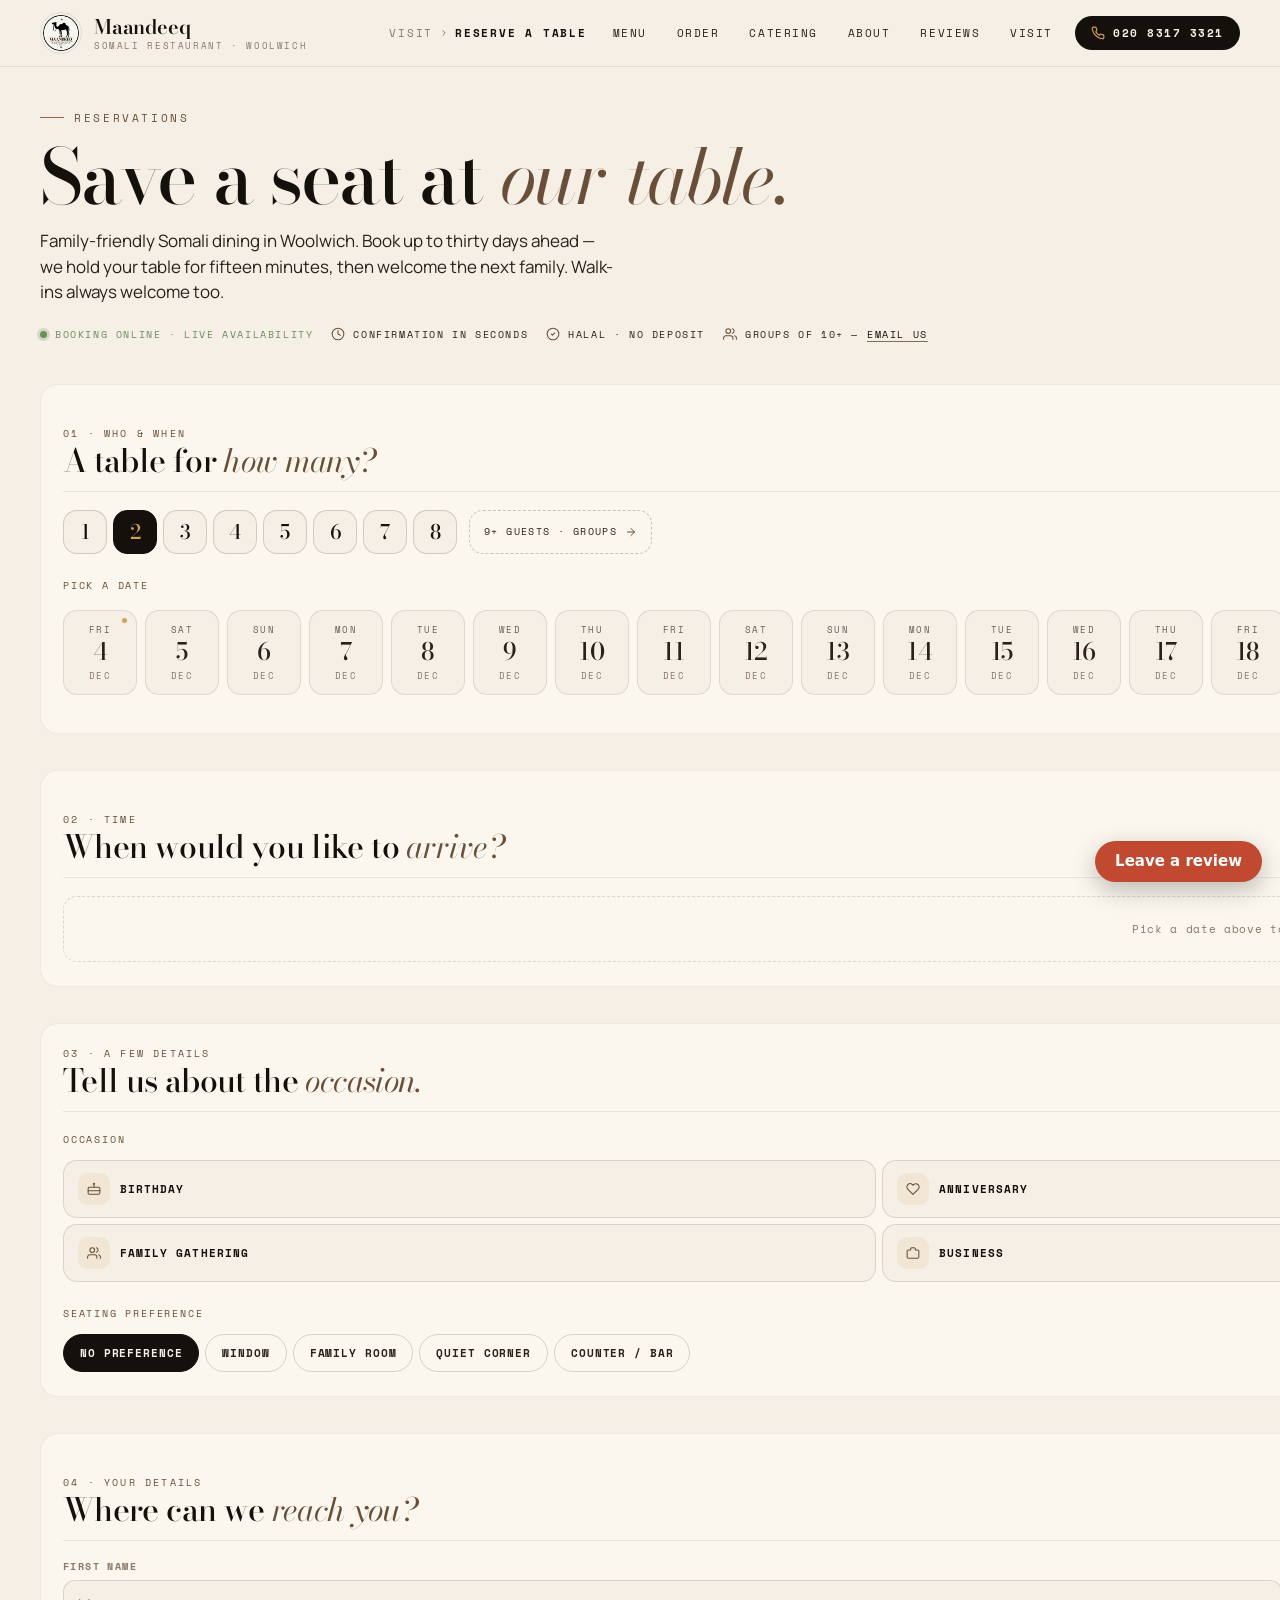
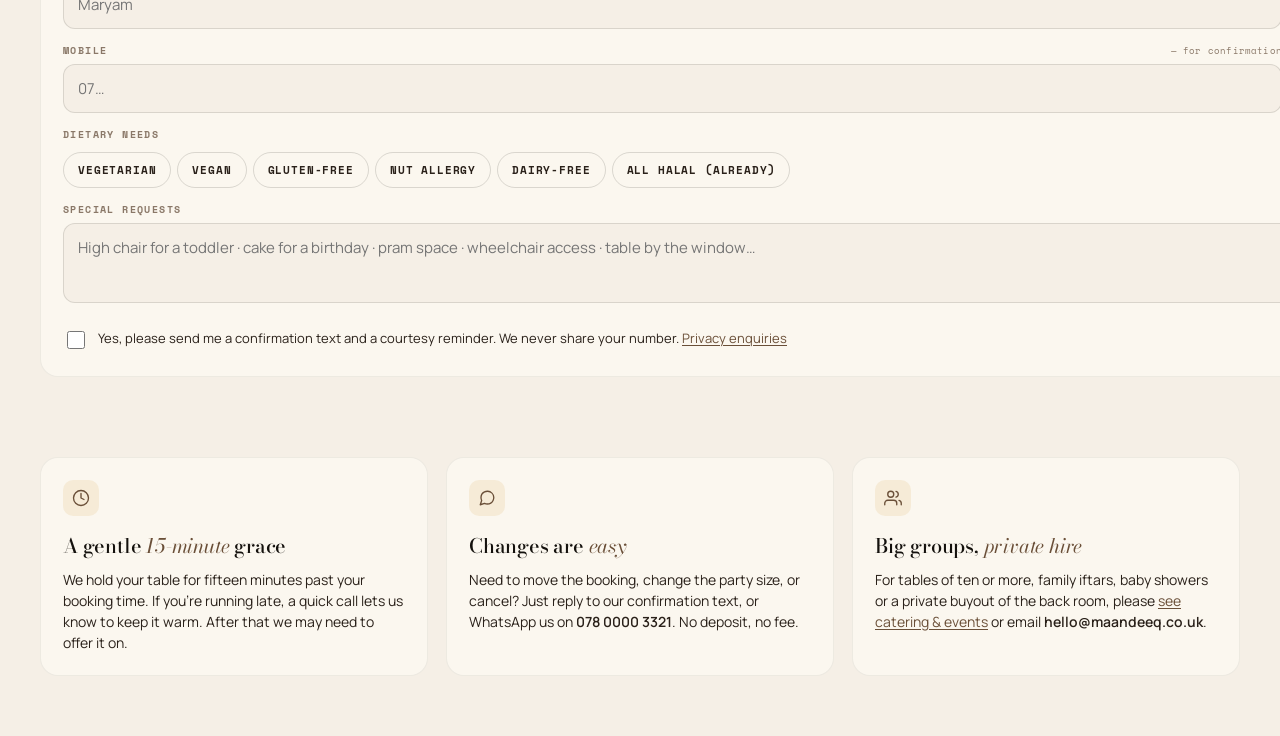
<file: Reserve.html>
<!doctype html>
<html lang="en">
<head>
<meta charset="utf-8" />
<meta name="viewport" content="width=device-width, initial-scale=1, viewport-fit=cover" />
<meta name="theme-color" content="#14110D" />
<title>Reserve a Table · Maandeeq Somali Restaurant · Woolwich</title>
<meta name="description" content="Book a table at Maandeeq in Woolwich. Family-friendly Somali dining — choose your date, time and party size. Walk-ins always welcome." />
<link rel="icon" type="image/png" sizes="64x64" href="assets/brand/favicon.png" />
<link rel="apple-touch-icon" sizes="180x180" href="assets/brand/apple-touch-icon.png" />

<link rel="preconnect" href="https://fonts.googleapis.com" />
<link rel="preconnect" href="https://fonts.gstatic.com" crossorigin />
<link href="https://fonts.googleapis.com/css2?family=Bodoni+Moda:ital,opsz,wght@0,6..96,400..900;1,6..96,400..900&family=Manrope:wght@400;500;600;700&family=Space+Mono:wght@400;700&display=swap" rel="stylesheet" />

<style>
  :root{
    --ink:#14110D;
    --ink-2:#2A211A;
    --ink-3:#3B2F25;
    --paper:#F5EFE6;
    --paper-2:#EADFCC;
    --paper-3:#FBF7EF;
    --camel:#8B6B4F;
    --camel-dk:#6A4F38;
    --gold:#D4A24C;
    --gold-dk:#B7873A;
    --muted:#8A7868;
    --green:#6B8E5A;
    --whats:#25D366;

    --serif:"Bodoni Moda","Cormorant Garamond","Didot",serif;
    --sans:"Manrope",-apple-system,"Segoe UI",Roboto,sans-serif;
    --mono:"Space Mono",ui-monospace,Menlo,monospace;

    --pad:clamp(18px,4vw,40px);
    --r-card:18px;
    --r-pill:999px;
    --col-w:380px;
  }

  *{box-sizing:border-box}
  html,body{margin:0;padding:0}
  html{scroll-behavior:smooth}
  body{
    font-family:var(--sans);
    color:var(--ink);
    background:var(--paper);
    -webkit-font-smoothing:antialiased;
    text-wrap:pretty;
    padding-bottom:env(safe-area-inset-bottom);
  }
  img{display:block;max-width:100%}
  button{font:inherit;cursor:pointer;color:inherit;background:transparent;border:0;padding:0}
  a{color:inherit;text-decoration:none}
  ::selection{background:var(--gold);color:var(--ink)}
  input,select,textarea{font:inherit;color:inherit}

  /* ============================= TOP BAR ============================= */
  .top{
    position:sticky;top:0;z-index:50;
    background:rgba(245,239,230,0.92);
    backdrop-filter:blur(16px) saturate(160%);
    -webkit-backdrop-filter:blur(16px) saturate(160%);
    border-bottom:1px solid rgba(20,17,13,0.08);
  }
  .top__row{
    display:flex;align-items:center;gap:14px;
    padding:12px var(--pad);
    max-width:1440px;margin:0 auto;
  }
  .top__brand{display:inline-flex;align-items:center;gap:12px;flex:1;min-width:0}
  .top__logo{
    width:42px;height:42px;border-radius:50%;
    background:var(--paper);padding:2px;object-fit:contain;
    border:1px solid rgba(20,17,13,0.08);flex-shrink:0;
  }
  .top__wm{display:flex;flex-direction:column;line-height:1;min-width:0}
  .top__name{font-family:var(--serif);font-weight:600;font-size:20px;letter-spacing:-0.01em}
  .top__tag{
    font-family:var(--mono);font-size:9px;
    letter-spacing:0.18em;text-transform:uppercase;
    color:var(--muted);margin-top:4px;
  }
  .top__crumb{
    display:none;
    font-family:var(--mono);font-size:11px;
    letter-spacing:0.16em;text-transform:uppercase;
    color:var(--muted);
  }
  .top__crumb b{color:var(--ink);font-weight:600}
  .top__crumb svg{vertical-align:-2px;margin:0 6px;color:var(--camel)}
  @media (min-width:780px){.top__crumb{display:inline-flex;align-items:center}}

  .top__actions{display:inline-flex;align-items:center;gap:10px;flex-shrink:0;margin-left:auto}
  .top__nav{
    display:inline-flex;align-items:center;gap:6px;
    max-width:42vw;overflow-x:auto;
    scrollbar-width:none;-ms-overflow-style:none;
  }
  .top__nav::-webkit-scrollbar{display:none}
  .top__back{
    display:inline-flex;align-items:center;gap:6px;
    font-family:var(--mono);font-size:11px;white-space:nowrap;
    letter-spacing:0.14em;text-transform:uppercase;
    color:var(--ink-2);
    padding:8px 12px;border-radius:var(--r-pill);
    transition:background .2s ease;
  }
  .top__back:hover{background:rgba(20,17,13,0.05)}
  .top__call{
    display:inline-flex;align-items:center;gap:8px;
    background:var(--ink);color:var(--paper);
    padding:9px 16px;border-radius:var(--r-pill);
    font-family:var(--mono);font-size:11px;
    letter-spacing:0.14em;text-transform:uppercase;
    font-weight:600;
  }
  .top__call:hover{background:var(--ink-2)}
  .top__call svg{color:var(--gold)}
  @media (max-width:560px){.top__back{display:none}.top__name{font-size:18px}}

  /* ============================= HERO ============================= */
  .hero{
    padding:34px var(--pad) 8px;
    max-width:1440px;margin:0 auto;
  }
  .hero__eye{
    font-family:var(--mono);font-size:11px;
    letter-spacing:0.24em;text-transform:uppercase;
    color:var(--camel-dk);
    display:inline-flex;align-items:center;gap:10px;
  }
  .hero__eye::before{content:"";width:24px;height:1px;background:var(--camel)}
  .hero__title{
    font-family:var(--serif);font-weight:500;
    font-size:clamp(40px,6.5vw,76px);
    line-height:0.96;letter-spacing:-0.025em;
    margin:14px 0 16px;
    max-width:16ch;
  }
  .hero__title em{font-style:italic;color:var(--camel-dk);font-weight:400}
  .hero__sub{
    font-size:17px;line-height:1.5;color:var(--ink-2);
    max-width:58ch;margin:0 0 6px;
  }
  .hero__meta{
    display:flex;flex-wrap:wrap;gap:18px;
    margin-top:22px;
  }
  .hero__meta__item{
    display:inline-flex;align-items:center;gap:8px;
    font-family:var(--mono);font-size:10px;
    letter-spacing:0.16em;text-transform:uppercase;
    color:var(--ink-2);
  }
  .hero__meta__item svg{color:var(--camel-dk)}
  .hero__meta__item.is-live{color:var(--green)}
  .hero__meta__item .dot{
    width:7px;height:7px;border-radius:50%;background:var(--green);
    box-shadow:0 0 0 3px rgba(107,142,90,.25);
    animation:pulse 2.4s ease-in-out infinite;
  }
  @keyframes pulse{50%{box-shadow:0 0 0 7px rgba(107,142,90,0)}}

  /* ============================= LAYOUT ============================= */
  .shell{
    max-width:1440px;margin:0 auto;
    padding:34px var(--pad) 80px;
    display:grid;
    grid-template-columns:1fr;
    gap:32px;
  }
  @media (min-width:980px){
    .shell{grid-template-columns:1fr var(--col-w);gap:48px;align-items:start}
  }

  .panels{display:flex;flex-direction:column;gap:36px}

  /* ============================= STEP ============================= */
  .step{
    background:var(--paper-3);
    border:1px solid rgba(20,17,13,0.06);
    border-radius:var(--r-card);
    padding:22px 22px 24px;
  }
  .step__head{
    display:flex;align-items:flex-end;justify-content:space-between;
    gap:14px;
    margin-bottom:18px;
    padding-bottom:14px;
    border-bottom:1px solid rgba(20,17,13,0.08);
  }
  .step__num{
    font-family:var(--mono);font-size:10px;
    letter-spacing:0.22em;text-transform:uppercase;
    color:var(--camel-dk);
    display:block;margin-bottom:4px;
  }
  .step__title{
    font-family:var(--serif);font-weight:500;
    font-size:clamp(26px,3.2vw,32px);
    line-height:1;letter-spacing:-0.02em;
    margin:0;
  }
  .step__title em{font-style:italic;color:var(--camel-dk);font-weight:400}
  .step__note{
    color:var(--muted);font-size:13px;
    font-family:var(--serif);font-style:italic;
    padding-bottom:4px;
    text-align:right;max-width:32ch;
    flex-shrink:0;
  }
  @media (max-width:520px){.step__note{display:none}}

  /* ============================= DATE STRIP ============================= */
  .dates{
    display:grid;
    grid-auto-flow:column;
    grid-auto-columns:74px;
    gap:8px;
    overflow-x:auto;
    margin:0 -22px;
    padding:4px 22px 14px;
    scrollbar-width:thin;
    scrollbar-color:rgba(20,17,13,0.18) transparent;
  }
  .dates::-webkit-scrollbar{height:6px}
  .dates::-webkit-scrollbar-thumb{background:rgba(20,17,13,0.15);border-radius:3px}
  .date{
    border:1px solid rgba(20,17,13,0.1);
    border-radius:14px;
    padding:12px 0;
    background:var(--paper);
    display:flex;flex-direction:column;align-items:center;gap:4px;
    color:var(--ink-2);
    transition:all .2s ease;
    position:relative;
  }
  .date:hover{border-color:var(--camel);transform:translateY(-1px)}
  .date.is-on{background:var(--ink);color:var(--paper);border-color:var(--ink)}
  .date.is-on .date__day{color:var(--gold)}
  .date.is-full{opacity:.4;cursor:not-allowed;background:transparent}
  .date.is-full:hover{transform:none;border-color:rgba(20,17,13,0.1)}
  .date__dow{
    font-family:var(--mono);font-size:9px;
    letter-spacing:0.18em;text-transform:uppercase;
    opacity:.7;
  }
  .date__num{
    font-family:var(--serif);font-weight:500;
    font-size:24px;line-height:1;letter-spacing:-0.02em;
  }
  .date__day{
    font-family:var(--mono);font-size:9px;
    letter-spacing:0.16em;text-transform:uppercase;
    color:var(--muted);
    margin-top:1px;
  }
  .date.is-today::before{
    content:"";position:absolute;top:7px;right:9px;
    width:5px;height:5px;border-radius:50%;
    background:var(--gold);
  }

  /* ============================= PILLS ============================= */
  .pills{display:flex;flex-wrap:wrap;gap:6px}
  .pill{
    border:1px solid rgba(20,17,13,0.16);
    border-radius:var(--r-pill);
    padding:10px 16px;
    font-family:var(--mono);font-size:11px;
    letter-spacing:0.08em;text-transform:uppercase;
    font-weight:600;
    color:var(--ink-2);
    background:transparent;
    transition:all .2s ease;
    display:inline-flex;align-items:center;gap:7px;
    white-space:nowrap;
  }
  .pill:hover{background:rgba(20,17,13,0.04);border-color:var(--camel)}
  .pill.is-on{background:var(--ink);color:var(--paper);border-color:var(--ink)}
  .pill.is-on small,
  .pill.is-on svg{color:var(--gold)}
  .pill small{
    font-family:var(--mono);font-size:9px;font-weight:400;
    opacity:.7;letter-spacing:0.04em;text-transform:none;
  }
  .pill[disabled]{opacity:.35;cursor:not-allowed}
  .pill[disabled]:hover{background:transparent;border-color:rgba(20,17,13,0.16)}

  /* time slot groups */
  .slots{display:grid;gap:18px}
  .slots__group{display:grid;gap:9px}
  .slots__lbl{
    font-family:var(--mono);font-size:10px;
    letter-spacing:0.18em;text-transform:uppercase;
    color:var(--camel-dk);
    display:flex;align-items:center;justify-content:space-between;
  }
  .slots__lbl small{
    font-family:var(--serif);font-style:italic;
    font-size:13px;color:var(--muted);
    letter-spacing:0;text-transform:none;font-weight:400;
  }
  .slots__row{display:flex;flex-wrap:wrap;gap:6px}
  .slot{
    border:1px solid rgba(20,17,13,0.14);
    border-radius:12px;
    padding:10px 14px;min-width:74px;
    font-family:var(--mono);font-size:13px;
    font-weight:700;letter-spacing:0.02em;
    color:var(--ink);
    background:var(--paper);
    transition:all .2s ease;
    text-align:center;
  }
  .slot:hover{border-color:var(--camel);transform:translateY(-1px)}
  .slot.is-on{background:var(--ink);color:var(--gold);border-color:var(--ink)}
  .slot[disabled]{
    opacity:.35;cursor:not-allowed;
    background:transparent;color:var(--muted);
    text-decoration:line-through;
  }
  .slot[disabled]:hover{transform:none;border-color:rgba(20,17,13,0.14)}

  /* party size */
  .party{display:flex;flex-wrap:wrap;gap:6px;align-items:center}
  .party__btn{
    width:44px;height:44px;border-radius:14px;
    border:1px solid rgba(20,17,13,0.16);
    font-family:var(--serif);font-weight:500;
    font-size:20px;letter-spacing:-0.02em;
    color:var(--ink);background:var(--paper);
    transition:all .2s ease;
  }
  .party__btn:hover{border-color:var(--camel);transform:translateY(-1px)}
  .party__btn.is-on{background:var(--ink);color:var(--gold);border-color:var(--ink)}
  .party__more{
    margin-left:6px;padding:0 14px;height:44px;
    border:1px dashed rgba(20,17,13,0.22);
    border-radius:14px;
    font-family:var(--mono);font-size:10px;
    letter-spacing:0.14em;text-transform:uppercase;
    color:var(--ink-2);
    display:inline-flex;align-items:center;gap:8px;
    transition:all .2s ease;
  }
  .party__more:hover{background:rgba(212,162,76,0.08);border-color:var(--camel)}
  .party__more svg{color:var(--camel-dk)}

  /* occasion grid */
  .occ{display:grid;grid-template-columns:repeat(2,1fr);gap:6px}
  @media (min-width:560px){.occ{grid-template-columns:repeat(3,1fr)}}
  .occ__btn{
    border:1px solid rgba(20,17,13,0.12);
    border-radius:14px;
    padding:12px 14px;
    background:var(--paper);
    display:flex;align-items:center;gap:10px;
    transition:all .2s ease;
  }
  .occ__btn:hover{border-color:var(--camel);transform:translateY(-1px)}
  .occ__btn.is-on{background:var(--ink);color:var(--paper);border-color:var(--ink)}
  .occ__btn.is-on .occ__ic{background:rgba(212,162,76,0.18);color:var(--gold)}
  .occ__ic{
    width:32px;height:32px;border-radius:10px;
    background:rgba(212,162,76,0.12);
    color:var(--camel-dk);
    display:inline-flex;align-items:center;justify-content:center;
    flex-shrink:0;
  }
  .occ__lbl{
    font-family:var(--mono);font-size:10.5px;
    letter-spacing:0.1em;text-transform:uppercase;
    font-weight:700;text-align:left;
    line-height:1.2;
  }

  /* ============================= FORM ============================= */
  .grid{display:grid;grid-template-columns:1fr 1fr;gap:14px}
  .grid--full > *{grid-column:1/-1}
  .field{display:flex;flex-direction:column;gap:6px}
  .field--full{grid-column:1/-1}
  .field > span{
    font-family:var(--mono);font-size:10px;
    letter-spacing:0.14em;text-transform:uppercase;
    color:var(--muted);font-weight:600;
    display:flex;align-items:center;justify-content:space-between;
  }
  .field > span small{
    font-family:var(--mono);font-size:9px;
    color:var(--muted);font-weight:400;
    text-transform:none;letter-spacing:0.02em;
  }
  .field input,.field textarea,.field select{
    background:var(--paper);
    border:1px solid rgba(20,17,13,0.12);
    border-radius:12px;
    padding:13px 14px;
    font-size:15px;
    font-family:var(--sans);
    color:var(--ink);
    outline:0;
    transition:border-color .2s ease,background .2s ease;
  }
  .field input:focus,.field textarea:focus,.field select:focus{
    border-color:var(--camel);background:var(--paper-3);
  }
  .field textarea{resize:vertical;min-height:80px;line-height:1.45}

  /* dietary checkboxes */
  .diet{display:flex;flex-wrap:wrap;gap:6px;margin-top:4px}
  .diet__opt{
    display:inline-flex;align-items:center;gap:7px;
    padding:9px 14px;border-radius:var(--r-pill);
    border:1px solid rgba(20,17,13,0.14);
    background:transparent;
    font-family:var(--mono);font-size:10.5px;
    letter-spacing:0.08em;text-transform:uppercase;
    font-weight:600;color:var(--ink-2);
    cursor:pointer;
    transition:all .2s ease;
  }
  .diet__opt:hover{background:rgba(20,17,13,0.04);border-color:var(--camel)}
  .diet__opt input{display:none}
  .diet__opt.is-on{background:var(--ink);color:var(--paper);border-color:var(--ink)}
  .diet__opt.is-on::before{
    content:"";width:7px;height:7px;border-radius:50%;background:var(--gold);
  }

  .consent{
    display:flex;align-items:flex-start;gap:10px;
    margin-top:12px;
    font-size:13px;color:var(--ink-2);line-height:1.45;
  }
  .consent input{
    width:18px;height:18px;
    accent-color:var(--ink);
    margin-top:2px;flex-shrink:0;
  }

  /* ============================= SUMMARY (sticky) ============================= */
  .summary{
    background:linear-gradient(180deg,#14110D 0%, #1B1610 100%);
    color:var(--paper);
    border-radius:var(--r-card);
    padding:24px;
    display:flex;flex-direction:column;gap:18px;
    position:sticky;top:88px;
    overflow:hidden;
  }
  .summary::before{
    content:"";position:absolute;inset:auto -40px -60px auto;
    width:240px;height:240px;border-radius:50%;
    background:radial-gradient(circle, rgba(212,162,76,0.14), transparent 70%);
    pointer-events:none;
  }
  .summary__head{
    display:flex;align-items:center;justify-content:space-between;
    gap:10px;
    padding-bottom:14px;
    border-bottom:1px solid rgba(245,239,230,0.1);
    position:relative;
  }
  .summary__title{
    font-family:var(--serif);font-weight:500;
    font-size:22px;letter-spacing:-0.01em;margin:0;
  }
  .summary__title em{font-style:italic;color:var(--gold);font-weight:400}
  .summary__tag{
    font-family:var(--mono);font-size:9px;
    letter-spacing:0.18em;text-transform:uppercase;
    color:var(--gold);
    background:rgba(212,162,76,0.12);
    padding:5px 9px;border-radius:var(--r-pill);
    border:1px solid rgba(212,162,76,0.25);
  }

  .summary__body{display:grid;gap:14px;position:relative}
  .sumline{
    display:grid;
    grid-template-columns:36px 1fr;
    align-items:center;gap:12px;
  }
  .sumline__ic{
    width:36px;height:36px;border-radius:50%;
    background:rgba(245,239,230,0.06);
    color:var(--gold);
    display:inline-flex;align-items:center;justify-content:center;
  }
  .sumline__lbl{
    font-family:var(--mono);font-size:9px;
    letter-spacing:0.18em;text-transform:uppercase;
    color:rgba(245,239,230,0.55);
    line-height:1;
  }
  .sumline__val{
    font-family:var(--serif);font-style:italic;
    font-weight:400;
    font-size:18px;letter-spacing:-0.01em;
    color:var(--paper);
    margin-top:4px;
    line-height:1.2;
  }
  .sumline__val.is-empty{
    font-style:normal;font-family:var(--mono);
    font-size:11px;letter-spacing:0.04em;
    color:rgba(245,239,230,0.4);
  }
  .sumline__val.is-empty::before{content:"— "}

  .summary__quote{
    border-top:1px dashed rgba(245,239,230,0.18);
    padding-top:14px;
    font-family:var(--serif);font-style:italic;
    font-size:14.5px;line-height:1.4;
    color:rgba(245,239,230,0.78);
    position:relative;
  }
  .summary__quote::before{
    content:"\201C";font-family:var(--serif);font-style:normal;
    font-size:34px;line-height:0;color:var(--gold);
    vertical-align:-8px;margin-right:4px;
  }
  .summary__quote cite{
    display:block;
    font-family:var(--mono);font-style:normal;
    font-size:9px;letter-spacing:0.18em;text-transform:uppercase;
    color:var(--gold);
    margin-top:8px;
  }

  .summary__cta{
    background:var(--gold);color:var(--ink);
    padding:15px 18px;border-radius:var(--r-pill);
    font-family:var(--mono);font-size:12px;
    letter-spacing:0.14em;text-transform:uppercase;
    font-weight:700;
    display:inline-flex;align-items:center;justify-content:space-between;gap:10px;
    transition:background .2s ease;
    position:relative;
  }
  .summary__cta:hover:not(:disabled){background:var(--gold-dk)}
  .summary__cta:disabled{
    background:rgba(245,239,230,0.06);
    color:rgba(245,239,230,0.35);
    cursor:not-allowed;
  }
  .summary__cta svg{transition:transform .2s ease}
  .summary__cta:hover:not(:disabled) svg{transform:translateX(3px)}

  .summary__alt{
    display:flex;flex-direction:column;gap:6px;
    text-align:center;
    font-family:var(--mono);font-size:10px;
    letter-spacing:0.14em;text-transform:uppercase;
    color:rgba(245,239,230,0.5);
    position:relative;
  }
  .summary__alt a{
    color:var(--gold);
    border-bottom:1px solid rgba(212,162,76,0.4);
    padding-bottom:1px;
  }
  .summary__alt a:hover{color:var(--paper);border-color:var(--paper)}

  /* ============================= POLICY / FOOTER ============================= */
  .policy{
    max-width:1440px;
    margin:0 auto;
    padding:0 var(--pad) 60px;
    display:grid;
    grid-template-columns:1fr;
    gap:18px;
  }
  @media (min-width:760px){.policy{grid-template-columns:repeat(3,1fr)}}
  .policy__card{
    background:var(--paper-3);
    border:1px solid rgba(20,17,13,0.06);
    border-radius:var(--r-card);
    padding:22px;
  }
  .policy__ic{
    width:36px;height:36px;border-radius:10px;
    background:rgba(212,162,76,0.14);color:var(--camel-dk);
    display:inline-flex;align-items:center;justify-content:center;
    margin-bottom:14px;
  }
  .policy__t{
    font-family:var(--serif);font-weight:500;
    font-size:20px;letter-spacing:-0.01em;
    margin:0 0 8px;
  }
  .policy__t em{font-style:italic;color:var(--camel-dk);font-weight:400}
  .policy__d{
    color:var(--ink-2);font-size:14px;line-height:1.5;margin:0;
  }
  .policy__d strong{font-weight:600}

  /* ============================= CONFIRMATION OVERLAY ============================= */
  .ok{
    position:fixed;inset:0;z-index:400;
    pointer-events:none;
    display:flex;align-items:center;justify-content:center;
    padding:16px;
  }
  .ok.is-on{pointer-events:auto}
  .ok__bg{
    position:absolute;inset:0;
    background:rgba(20,17,13,0.7);
    backdrop-filter:blur(8px);
    opacity:0;transition:opacity .3s ease;
  }
  .ok.is-on .ok__bg{opacity:1}
  .ok__card{
    position:relative;
    background:var(--paper);
    width:min(520px,100%);
    border-radius:22px;
    padding:36px 30px 28px;
    transform:translateY(16px) scale(.98);opacity:0;
    transition:transform .35s cubic-bezier(.2,.8,.2,1), opacity .25s ease;
    text-align:center;
    overflow:hidden;
  }
  .ok.is-on .ok__card{transform:translateY(0) scale(1);opacity:1}
  .ok__card::before{
    content:"";position:absolute;inset:auto -80px -120px auto;
    width:340px;height:340px;border-radius:50%;
    background:radial-gradient(circle, rgba(212,162,76,0.18), transparent 70%);
    pointer-events:none;
  }
  .ok__ic{
    width:72px;height:72px;border-radius:50%;
    background:var(--ink);color:var(--gold);
    display:inline-flex;align-items:center;justify-content:center;
    margin:0 auto 16px;position:relative;
    box-shadow:0 0 0 8px rgba(212,162,76,0.12);
  }
  .ok__eye{
    font-family:var(--mono);font-size:11px;
    letter-spacing:0.22em;text-transform:uppercase;
    color:var(--camel-dk);position:relative;
  }
  .ok__title{
    font-family:var(--serif);font-weight:500;
    font-size:34px;letter-spacing:-0.02em;line-height:1.04;
    margin:6px 0 6px;position:relative;
  }
  .ok__title em{font-style:italic;color:var(--camel-dk);font-weight:400}
  .ok__sub{
    color:var(--ink-2);font-size:14.5px;line-height:1.5;
    margin:0 auto 18px;max-width:36ch;position:relative;
  }
  .ok__recap{
    background:var(--paper-3);
    border:1px dashed rgba(20,17,13,0.18);
    border-radius:14px;
    padding:14px 18px;
    margin:0 0 18px;
    font-family:var(--mono);font-size:11px;
    letter-spacing:0.04em;
    color:var(--ink-2);
    display:grid;gap:6px;text-align:left;
    position:relative;
  }
  .ok__recap__row{display:flex;justify-content:space-between;gap:10px}
  .ok__recap__row b{color:var(--ink);font-weight:700}
  .ok__recap__ref{
    border-top:1px solid rgba(20,17,13,0.1);
    padding-top:8px;margin-top:4px;
    color:var(--camel-dk);
  }
  .ok__btns{
    display:flex;gap:8px;flex-wrap:wrap;
    justify-content:center;
    position:relative;
  }
  .ok__btn{
    flex:1;min-width:140px;
    padding:13px 16px;border-radius:var(--r-pill);
    font-family:var(--mono);font-size:11px;
    letter-spacing:0.14em;text-transform:uppercase;
    font-weight:700;
    display:inline-flex;align-items:center;justify-content:center;gap:7px;
  }
  .ok__btn--p{background:var(--ink);color:var(--paper)}
  .ok__btn--p:hover{background:var(--ink-2)}
  .ok__btn--g{
    background:transparent;color:var(--ink);
    border:1px solid rgba(20,17,13,0.18);
  }
  .ok__btn--g:hover{background:rgba(20,17,13,0.05)}
  .ok__btn--g svg{color:var(--whats)}

  /* ============================= TOAST ============================= */
  .toast{
    position:fixed;left:50%;bottom:24px;
    transform:translate(-50%,20px);
    background:var(--ink);color:var(--paper);
    padding:12px 18px;border-radius:var(--r-pill);
    font-family:var(--mono);font-size:11px;
    letter-spacing:0.14em;text-transform:uppercase;
    box-shadow:0 12px 30px -12px rgba(0,0,0,0.4);
    opacity:0;pointer-events:none;
    transition:opacity .25s ease,transform .25s ease;
    z-index:500;
    border:1px solid rgba(212,162,76,0.3);
    display:inline-flex;align-items:center;gap:8px;
  }
  .toast.is-on{opacity:1;transform:translate(-50%,0)}
  .toast svg{color:var(--gold)}

  /* responsive: collapse sticky summary on small screens */
  @media (max-width:979px){
    .summary{position:static;top:auto}
  }
</style>
<!-- seo:auto start -->
<link rel="canonical" href="https://maandeeq.vercel.app/Reserve.html">
<meta property="og:type" content="website">
<meta property="og:site_name" content="Maandeeq Restaurant">
<meta property="og:title" content="Reserve a Table · Maandeeq Somali Restaurant · Woolwich">
<meta property="og:description" content="Maandeeq — authentic Somali food in Woolwich. Family platters, takeaway, table reservations and catering with warm hospitality.">
<meta property="og:url" content="https://maandeeq.vercel.app/Reserve.html">
<meta property="og:locale" content="en_GB">
<meta property="og:image" content="https://maandeeq.vercel.app/assets/brand/logo-transparent.png">
<meta name="twitter:card" content="summary_large_image">
<meta name="twitter:title" content="Reserve a Table · Maandeeq Somali Restaurant · Woolwich">
<meta name="twitter:description" content="Maandeeq — authentic Somali food in Woolwich. Family platters, takeaway, table reservations and catering with warm hospitality.">
<meta name="twitter:image" content="https://maandeeq.vercel.app/assets/brand/logo-transparent.png">
<!-- seo:auto end -->
</head>
<body>

<!-- ============================= TOP BAR ============================= -->
<header class="top">
  <div class="top__row">
    <a class="top__brand" href="index.html" aria-label="Maandeeq home">
      <img class="top__logo" src="assets/brand/logo-circle.png" alt="" />
      <div class="top__wm">
        <span class="top__name">Maandeeq</span>
        <span class="top__tag">Somali Restaurant · Woolwich</span>
      </div>
    </a>

    <div class="top__crumb">
      <span>Visit</span>
      <svg width="10" height="10" viewBox="0 0 24 24" fill="none" stroke="currentColor" stroke-width="2" stroke-linecap="round" stroke-linejoin="round"><polyline points="9 18 15 12 9 6"></polyline></svg>
      <b>Reserve a table</b>
    </div>

    <div class="top__actions">
      <nav class="top__nav" aria-label="Site">
        <a class="top__back" href="Menu.html">Menu</a>
        <a class="top__back" href="Order.html">Order</a>
        <a class="top__back" href="Catering.html">Catering</a>
        <a class="top__back" href="About.html">About</a>
        <a class="top__back" href="Reviews.html">Reviews</a>
        <a class="top__back" href="Contact.html">Visit</a>
      </nav>
      <a class="top__call" href="tel:+442083173321">
        <svg width="14" height="14" viewBox="0 0 24 24" fill="none" stroke="currentColor" stroke-width="2" stroke-linecap="round" stroke-linejoin="round"><path d="M22 16.92v3a2 2 0 0 1-2.18 2 19.79 19.79 0 0 1-8.63-3.07 19.5 19.5 0 0 1-6-6 19.79 19.79 0 0 1-3.07-8.67A2 2 0 0 1 4.11 2h3a2 2 0 0 1 2 1.72 12.84 12.84 0 0 0 .7 2.81 2 2 0 0 1-.45 2.11L8.09 9.91a16 16 0 0 0 6 6l1.27-1.27a2 2 0 0 1 2.11-.45 12.84 12.84 0 0 0 2.81.7A2 2 0 0 1 22 16.92z"></path></svg>
        020 8317 3321
      </a>
    </div>
  </div>
</header>

<!-- ============================= HERO ============================= -->
<section class="hero">
  <div class="hero__eye">Reservations</div>
  <h1 class="hero__title">Save a seat at <em>our table.</em></h1>
  <p class="hero__sub">Family-friendly Somali dining in Woolwich. Book up to thirty days ahead — we hold your table for fifteen minutes, then welcome the next family. Walk-ins always welcome too.</p>

  <div class="hero__meta">
    <span class="hero__meta__item is-live"><span class="dot"></span>Booking online · live availability</span>
    <span class="hero__meta__item">
      <svg width="14" height="14" viewBox="0 0 24 24" fill="none" stroke="currentColor" stroke-width="1.8" stroke-linecap="round" stroke-linejoin="round"><circle cx="12" cy="12" r="10"></circle><polyline points="12 6 12 12 16 14"></polyline></svg>
      Confirmation in seconds
    </span>
    <span class="hero__meta__item">
      <svg width="14" height="14" viewBox="0 0 24 24" fill="none" stroke="currentColor" stroke-width="1.8" stroke-linecap="round" stroke-linejoin="round"><circle cx="12" cy="12" r="10"></circle><path d="M9 12l2 2 4-4"></path></svg>
      Halal · No deposit
    </span>
    <span class="hero__meta__item">
      <svg width="14" height="14" viewBox="0 0 24 24" fill="none" stroke="currentColor" stroke-width="1.8" stroke-linecap="round" stroke-linejoin="round"><path d="M17 21v-2a4 4 0 0 0-4-4H5a4 4 0 0 0-4 4v2"></path><circle cx="9" cy="7" r="4"></circle><path d="M23 21v-2a4 4 0 0 0-3-3.87"></path><path d="M16 3.13a4 4 0 0 1 0 7.75"></path></svg>
      Groups of 10+ &mdash; <a href="mailto:hello@maandeeq.co.uk" style="color:var(--ink);text-decoration:underline;text-underline-offset:3px;text-decoration-color:var(--camel)">email us</a>
    </span>
  </div>
</section>

<!-- ============================= SHELL ============================= -->
<div class="shell">

  <!-- Left: stepped panels -->
  <div class="panels">

    <!-- STEP 1: party + date -->
    <section class="step">
      <header class="step__head">
        <div>
          <span class="step__num">01 · Who & when</span>
          <h2 class="step__title">A table for <em>how many?</em></h2>
        </div>
        <p class="step__note">Children of all ages welcome — high chairs at most tables.</p>
      </header>

      <div style="margin-bottom:22px">
        <div class="party" id="party"></div>
      </div>

      <div>
        <div class="slots__lbl" style="margin-bottom:10px">
          <span>Pick a date</span>
          <small id="dateRangeLbl">Next 30 days · today highlighted in gold</small>
        </div>
        <div class="dates" id="dates" role="listbox" aria-label="Reservation date"></div>
      </div>
    </section>

    <!-- STEP 2: time -->
    <section class="step">
      <header class="step__head">
        <div>
          <span class="step__num">02 · Time</span>
          <h2 class="step__title">When would you like to <em>arrive?</em></h2>
        </div>
        <p class="step__note">Greyed slots are fully booked. Kitchen closes at 22:00.</p>
      </header>

      <div class="slots" id="slots"></div>
    </section>

    <!-- STEP 3: occasion + seating -->
    <section class="step">
      <header class="step__head">
        <div>
          <span class="step__num">03 · A few details</span>
          <h2 class="step__title">Tell us about the <em>occasion.</em></h2>
        </div>
        <p class="step__note">Optional — but it helps us look after you better.</p>
      </header>

      <div style="margin-bottom:22px">
        <div class="slots__lbl" style="margin-bottom:10px"><span>Occasion</span><small>If any</small></div>
        <div class="occ" id="occ"></div>
      </div>

      <div>
        <div class="slots__lbl" style="margin-bottom:10px"><span>Seating preference</span><small>Best effort</small></div>
        <div class="pills" id="seat"></div>
      </div>
    </section>

    <!-- STEP 4: your details -->
    <section class="step" id="detailsStep">
      <header class="step__head">
        <div>
          <span class="step__num">04 · Your details</span>
          <h2 class="step__title">Where can we <em>reach you?</em></h2>
        </div>
        <p class="step__note">We'll text a confirmation and a friendly reminder the day before.</p>
      </header>

      <div class="grid">
        <div class="field">
          <span>First name</span>
          <input type="text" id="fName" placeholder="Maryam" autocomplete="given-name" />
        </div>
        <div class="field">
          <span>Last name</span>
          <input type="text" id="lName" placeholder="Ahmed" autocomplete="family-name" />
        </div>
        <div class="field">
          <span>Mobile <small>— for confirmation</small></span>
          <input type="tel" id="fPhone" placeholder="07…" autocomplete="tel" />
        </div>
        <div class="field">
          <span>Email <small>— optional</small></span>
          <input type="email" id="fEmail" placeholder="you@example.com" autocomplete="email" />
        </div>

        <div class="field field--full">
          <span>Dietary needs <small>— select any that apply</small></span>
          <div class="diet" id="diet"></div>
        </div>

        <div class="field field--full">
          <span>Special requests <small>— optional</small></span>
          <textarea id="fNotes" placeholder="High chair for a toddler · cake for a birthday · pram space · wheelchair access · table by the window…"></textarea>
        </div>

        <div class="field field--full">
          <label class="consent">
            <input type="checkbox" id="consent" />
            <span>Yes, please send me a confirmation text and a courtesy reminder. We never share your number. <a href="mailto:restaurantmaandeeq@gmail.com?subject=Privacy%20enquiry" style="color:var(--camel-dk);text-decoration:underline;text-underline-offset:2px">Privacy enquiries</a></span>
          </label>
        </div>
      </div>
    </section>
  </div>

  <!-- Right: sticky summary -->
  <aside class="summary" id="summary" aria-label="Reservation summary">
    <header class="summary__head">
      <h2 class="summary__title">Your <em>booking</em></h2>
      <span class="summary__tag" id="sumStatus">Drafting</span>
    </header>

    <div class="summary__body">
      <div class="sumline">
        <span class="sumline__ic">
          <svg width="16" height="16" viewBox="0 0 24 24" fill="none" stroke="currentColor" stroke-width="1.8" stroke-linecap="round" stroke-linejoin="round"><path d="M17 21v-2a4 4 0 0 0-4-4H5a4 4 0 0 0-4 4v2"></path><circle cx="9" cy="7" r="4"></circle><path d="M23 21v-2a4 4 0 0 0-3-3.87"></path><path d="M16 3.13a4 4 0 0 1 0 7.75"></path></svg>
        </span>
        <div>
          <div class="sumline__lbl">Guests</div>
          <div class="sumline__val is-empty" id="sumParty">choose a party size</div>
        </div>
      </div>

      <div class="sumline">
        <span class="sumline__ic">
          <svg width="16" height="16" viewBox="0 0 24 24" fill="none" stroke="currentColor" stroke-width="1.8" stroke-linecap="round" stroke-linejoin="round"><rect x="3" y="4" width="18" height="18" rx="2" ry="2"></rect><line x1="16" y1="2" x2="16" y2="6"></line><line x1="8" y1="2" x2="8" y2="6"></line><line x1="3" y1="10" x2="21" y2="10"></line></svg>
        </span>
        <div>
          <div class="sumline__lbl">Date</div>
          <div class="sumline__val is-empty" id="sumDate">pick a day</div>
        </div>
      </div>

      <div class="sumline">
        <span class="sumline__ic">
          <svg width="16" height="16" viewBox="0 0 24 24" fill="none" stroke="currentColor" stroke-width="1.8" stroke-linecap="round" stroke-linejoin="round"><circle cx="12" cy="12" r="10"></circle><polyline points="12 6 12 12 16 14"></polyline></svg>
        </span>
        <div>
          <div class="sumline__lbl">Arrival</div>
          <div class="sumline__val is-empty" id="sumTime">pick a time</div>
        </div>
      </div>

      <div class="sumline" id="sumOccRow" style="display:none">
        <span class="sumline__ic">
          <svg width="16" height="16" viewBox="0 0 24 24" fill="none" stroke="currentColor" stroke-width="1.8" stroke-linecap="round" stroke-linejoin="round"><polygon points="12 2 15.09 8.26 22 9.27 17 14.14 18.18 21.02 12 17.77 5.82 21.02 7 14.14 2 9.27 8.91 8.26 12 2"></polygon></svg>
        </span>
        <div>
          <div class="sumline__lbl">Occasion</div>
          <div class="sumline__val" id="sumOcc">—</div>
        </div>
      </div>

      <div class="sumline" id="sumSeatRow" style="display:none">
        <span class="sumline__ic">
          <svg width="16" height="16" viewBox="0 0 24 24" fill="none" stroke="currentColor" stroke-width="1.8" stroke-linecap="round" stroke-linejoin="round"><path d="M3 21h18"></path><path d="M5 21V9a2 2 0 0 1 2-2h10a2 2 0 0 1 2 2v12"></path><path d="M9 21V13h6v8"></path></svg>
        </span>
        <div>
          <div class="sumline__lbl">Seating</div>
          <div class="sumline__val" id="sumSeat">—</div>
        </div>
      </div>
    </div>

    <div class="summary__quote">
      Soo dhawoow. Mi casa, su casa — at Maandeeq, the kettle is already on and a chair is waiting for you.
      <cite>— Hooyo Faadumo, founder</cite>
    </div>

    <button class="summary__cta" id="confirmBtn" disabled>
      <span id="confirmBtnTxt">Confirm reservation</span>
      <svg width="14" height="14" viewBox="0 0 24 24" fill="none" stroke="currentColor" stroke-width="2.2" stroke-linecap="round" stroke-linejoin="round"><line x1="5" y1="12" x2="19" y2="12"></line><polyline points="12 5 19 12 12 19"></polyline></svg>
    </button>

    <div class="summary__alt">
      <span>Or call us directly</span>
      <span><a href="tel:+442083173321">020 8317 3321</a> · 11am – 10pm</span>
    </div>
  </aside>
</div>

<!-- ============================= POLICY ============================= -->
<section class="policy">
  <article class="policy__card">
    <span class="policy__ic">
      <svg width="18" height="18" viewBox="0 0 24 24" fill="none" stroke="currentColor" stroke-width="1.8" stroke-linecap="round" stroke-linejoin="round"><circle cx="12" cy="12" r="10"></circle><polyline points="12 6 12 12 16 14"></polyline></svg>
    </span>
    <h3 class="policy__t">A gentle <em>15-minute</em> grace</h3>
    <p class="policy__d">We hold your table for fifteen minutes past your booking time. If you're running late, a quick call lets us know to keep it warm. After that we may need to offer it on.</p>
  </article>

  <article class="policy__card">
    <span class="policy__ic">
      <svg width="18" height="18" viewBox="0 0 24 24" fill="none" stroke="currentColor" stroke-width="1.8" stroke-linecap="round" stroke-linejoin="round"><path d="M21 11.5a8.38 8.38 0 0 1-.9 3.8 8.5 8.5 0 0 1-7.6 4.7 8.38 8.38 0 0 1-3.8-.9L3 21l1.9-5.7a8.38 8.38 0 0 1-.9-3.8 8.5 8.5 0 0 1 4.7-7.6 8.38 8.38 0 0 1 3.8-.9h.5a8.48 8.48 0 0 1 8 8v.5z"></path></svg>
    </span>
    <h3 class="policy__t">Changes are <em>easy</em></h3>
    <p class="policy__d">Need to move the booking, change the party size, or cancel? Just reply to our confirmation text, or WhatsApp us on <strong>078 0000 3321</strong>. No deposit, no fee.</p>
  </article>

  <article class="policy__card">
    <span class="policy__ic">
      <svg width="18" height="18" viewBox="0 0 24 24" fill="none" stroke="currentColor" stroke-width="1.8" stroke-linecap="round" stroke-linejoin="round"><path d="M17 21v-2a4 4 0 0 0-4-4H5a4 4 0 0 0-4 4v2"></path><circle cx="9" cy="7" r="4"></circle><path d="M23 21v-2a4 4 0 0 0-3-3.87"></path><path d="M16 3.13a4 4 0 0 1 0 7.75"></path></svg>
    </span>
    <h3 class="policy__t">Big groups, <em>private hire</em></h3>
    <p class="policy__d">For tables of ten or more, family iftars, baby showers or a private buyout of the back room, please <a href="Catering.html" style="color:var(--camel-dk);text-decoration:underline;text-underline-offset:2px">see catering &amp; events</a> or email <strong>hello@maandeeq.co.uk</strong>.</p>
  </article>
</section>

<!-- ============================= CONFIRMATION ============================= -->
<div class="ok" id="ok" aria-hidden="true">
  <div class="ok__bg" data-close-ok></div>
  <div class="ok__card">
    <div class="ok__ic">
      <svg width="34" height="34" viewBox="0 0 24 24" fill="none" stroke="currentColor" stroke-width="2.4" stroke-linecap="round" stroke-linejoin="round"><polyline points="20 6 9 17 4 12"></polyline></svg>
    </div>
    <div class="ok__eye">Reservation confirmed</div>
    <h3 class="ok__title">See you <em>soon</em>, <span id="okName">friend</span>.</h3>
    <p class="ok__sub">A confirmation text is on its way. We'll send a friendly reminder the day before.</p>

    <div class="ok__recap">
      <div class="ok__recap__row"><span>Guests</span><b id="okParty">—</b></div>
      <div class="ok__recap__row"><span>Date</span><b id="okDate">—</b></div>
      <div class="ok__recap__row"><span>Arrival</span><b id="okTime">—</b></div>
      <div class="ok__recap__row ok__recap__ref"><span>Reference</span><b id="okRef">MND-0000</b></div>
    </div>

    <div class="ok__btns">
      <button class="ok__btn ok__btn--g" id="okWhats">
        <svg width="14" height="14" viewBox="0 0 24 24" fill="currentColor"><path d="M17.5 14.4c-.3-.1-1.8-.9-2-1-.3-.1-.5-.1-.7.2-.2.3-.8 1-.9 1.2-.2.2-.3.2-.6.1-.3-.1-1.2-.5-2.4-1.5-.9-.8-1.4-1.8-1.6-2.1-.2-.3 0-.5.1-.6.1-.1.3-.3.4-.5.1-.1.2-.2.2-.4 0-.2 0-.3-.1-.4-.1-.1-.7-1.7-1-2.3-.2-.6-.5-.5-.7-.5h-.5c-.2 0-.5.1-.7.3-.2.3-.9.9-.9 2.2 0 1.3 1 2.5 1.1 2.7.1.2 1.9 2.9 4.5 4 .6.3 1.1.5 1.5.6.6.2 1.2.2 1.6.1.5-.1 1.5-.6 1.7-1.2.2-.6.2-1.1.1-1.2-.1-.1-.2-.1-.5-.2zM12 2C6.5 2 2 6.5 2 12c0 1.8.5 3.4 1.3 4.9L2 22l5.3-1.4c1.4.8 3 1.2 4.7 1.2 5.5 0 10-4.5 10-10S17.5 2 12 2zm0 18c-1.6 0-3-.4-4.3-1.2l-.3-.2-3.1.8.8-3.1-.2-.3C4.1 14.7 4 13.4 4 12c0-4.4 3.6-8 8-8s8 3.6 8 8-3.6 8-8 8z"/></svg>
        WhatsApp us
      </button>
      <button class="ok__btn ok__btn--p" id="okDone">Done</button>
    </div>
  </div>
</div>

<!-- ============================= TOAST ============================= -->
<div class="toast" id="toast">
  <svg width="12" height="12" viewBox="0 0 24 24" fill="none" stroke="currentColor" stroke-width="2.4" stroke-linecap="round" stroke-linejoin="round"><polyline points="20 6 9 17 4 12"></polyline></svg>
  <span id="toastTxt">Saved</span>
</div>

<!-- ============================= APP ============================= -->
<script>
/* -------------------- state -------------------- */
const state = {
  party: 2,
  date: null, // ISO YYYY-MM-DD
  time: null, // HH:MM
  occ: null,
  seat: "no-pref",
  diet: new Set(),
};

/* -------------------- party -------------------- */
const partyEl = document.getElementById("party");
function renderParty(){
  partyEl.innerHTML = "";
  for (let i=1; i<=8; i++){
    const b = document.createElement("button");
    b.className = "party__btn" + (i===state.party?" is-on":"");
    b.type = "button";
    b.textContent = i;
    b.setAttribute("aria-pressed", i===state.party);
    b.addEventListener("click", ()=>{ state.party = i; renderParty(); renderSlots(); updateSummary(); });
    partyEl.appendChild(b);
  }
  const more = document.createElement("a");
  more.className = "party__more";
  more.href = "Catering.html";
  more.innerHTML = '9+ guests · groups <svg width="12" height="12" viewBox="0 0 24 24" fill="none" stroke="currentColor" stroke-width="2" stroke-linecap="round" stroke-linejoin="round"><line x1="5" y1="12" x2="19" y2="12"></line><polyline points="12 5 19 12 12 19"></polyline></svg>';
  partyEl.appendChild(more);
}

/* -------------------- dates -------------------- */
const datesEl = document.getElementById("dates");
const DOW_SHORT = ["Sun","Mon","Tue","Wed","Thu","Fri","Sat"];
const MONTH_SHORT = ["Jan","Feb","Mar","Apr","May","Jun","Jul","Aug","Sep","Oct","Nov","Dec"];
const MONTH_FULL = ["January","February","March","April","May","June","July","August","September","October","November","December"];
function isoDate(d){
  return d.getFullYear()+"-"+String(d.getMonth()+1).padStart(2,"0")+"-"+String(d.getDate()).padStart(2,"0");
}
function prettyDate(d){
  return DOW_SHORT[d.getDay()].replace(/^./,c=>c) + " " + d.getDate() + " " + MONTH_FULL[d.getMonth()];
}
function pseudoBookedDay(d){
  // weekend evenings can occasionally be "full" in this demo
  const dow = d.getDay();
  const day = d.getDate();
  return (dow===6 && day%7===2);
}
function renderDates(){
  datesEl.innerHTML = "";
  const today = new Date();
  today.setHours(0,0,0,0);
  for (let i=0; i<30; i++){
    const d = new Date(today.getTime() + i*86400000);
    const iso = isoDate(d);
    const b = document.createElement("button");
    const full = pseudoBookedDay(d);
    b.className = "date" + (i===0?" is-today":"") + (state.date===iso?" is-on":"") + (full?" is-full":"");
    b.type = "button";
    b.setAttribute("role","option");
    b.setAttribute("aria-selected", state.date===iso);
    if (full) b.setAttribute("aria-disabled","true");
    b.innerHTML = `
      <span class="date__dow">${DOW_SHORT[d.getDay()]}</span>
      <span class="date__num">${d.getDate()}</span>
      <span class="date__day">${full ? "Full" : MONTH_SHORT[d.getMonth()]}</span>
    `;
    if (!full){
      b.addEventListener("click", ()=>{
        state.date = iso; state.time = null;
        renderDates(); renderSlots(); updateSummary();
      });
    }
    datesEl.appendChild(b);
  }
}

/* -------------------- time slots -------------------- */
const slotsEl = document.getElementById("slots");
const GROUPS = [
  { id:"lunch", lbl:"Lunch", sub:"12:00 – 15:00", times:["12:00","12:30","13:00","13:30","14:00","14:30"] },
  { id:"after", lbl:"Afternoon", sub:"between services", times:["15:00","15:30","16:00","16:30"] },
  { id:"dinner",lbl:"Dinner", sub:"17:00 – 21:30", times:["17:00","17:30","18:00","18:30","19:00","19:30","20:00","20:30","21:00","21:30"] },
];
function slotBooked(date,time){
  if (!date) return false;
  // deterministic pseudo-randomness: hash of date+time
  const h = (date+time).split("").reduce((a,c)=>a+c.charCodeAt(0),0);
  // ~ 1 in 7 fully booked, more in prime dinner hours
  const prime = ["19:00","19:30","20:00","20:30"].includes(time);
  return (h % (prime?5:9)) === 0;
}
function renderSlots(){
  slotsEl.innerHTML = "";
  if (!state.date){
    slotsEl.innerHTML = `<div style="font-family:var(--mono);font-size:11px;letter-spacing:0.06em;color:var(--muted);padding:24px 0;text-align:center;border:1px dashed rgba(20,17,13,0.14);border-radius:14px">Pick a date above to see available times.</div>`;
    return;
  }
  GROUPS.forEach(g=>{
    const wrap = document.createElement("div");
    wrap.className = "slots__group";
    wrap.innerHTML = `<div class="slots__lbl"><span>${g.lbl}</span><small>${g.sub}</small></div>`;
    const row = document.createElement("div");
    row.className = "slots__row";
    g.times.forEach(t=>{
      const b = document.createElement("button");
      const booked = slotBooked(state.date, t);
      b.className = "slot" + (state.time===t?" is-on":"");
      b.type = "button";
      b.textContent = t;
      if (booked){
        b.disabled = true;
        b.setAttribute("aria-label", t+" — fully booked");
      } else {
        b.addEventListener("click", ()=>{
          state.time = t; renderSlots(); updateSummary();
          toast("Time held for 2 minutes");
        });
      }
      row.appendChild(b);
    });
    wrap.appendChild(row);
    slotsEl.appendChild(wrap);
  });
}

/* -------------------- occasion -------------------- */
const occEl = document.getElementById("occ");
const OCCS = [
  { id:"birthday",   lbl:"Birthday",        ic:'<path d="M20 21H4a2 2 0 0 1-2-2v-8a2 2 0 0 1 2-2h16a2 2 0 0 1 2 2v8a2 2 0 0 1-2 2z"></path><path d="M2 15h20"></path><path d="M12 4v5"></path><circle cx="12" cy="3" r="1"></circle>' },
  { id:"anniversary",lbl:"Anniversary",     ic:'<path d="M20.84 4.61a5.5 5.5 0 0 0-7.78 0L12 5.67l-1.06-1.06a5.5 5.5 0 0 0-7.78 7.78l1.06 1.06L12 21.23l7.78-7.78 1.06-1.06a5.5 5.5 0 0 0 0-7.78z"></path>' },
  { id:"date",       lbl:"Date night",      ic:'<path d="M5 12h14"></path><path d="M12 5l7 7-7 7"></path>' },
  { id:"family",     lbl:"Family gathering",ic:'<path d="M17 21v-2a4 4 0 0 0-4-4H5a4 4 0 0 0-4 4v2"></path><circle cx="9" cy="7" r="4"></circle><path d="M23 21v-2a4 4 0 0 0-3-3.87"></path><path d="M16 3.13a4 4 0 0 1 0 7.75"></path>' },
  { id:"business",   lbl:"Business",        ic:'<path d="M20 7h-4V5a2 2 0 0 0-2-2h-4a2 2 0 0 0-2 2v2H4a2 2 0 0 0-2 2v10a2 2 0 0 0 2 2h16a2 2 0 0 0 2-2V9a2 2 0 0 0-2-2z"></path>' },
  { id:"justbecause",lbl:"Just because",    ic:'<path d="M20.84 4.61a5.5 5.5 0 0 0-7.78 0L12 5.67l-1.06-1.06a5.5 5.5 0 0 0-7.78 7.78l1.06 1.06L12 21.23l7.78-7.78 1.06-1.06a5.5 5.5 0 0 0 0-7.78z"></path>' },
];
function renderOcc(){
  occEl.innerHTML = "";
  OCCS.forEach(o=>{
    const b = document.createElement("button");
    b.className = "occ__btn" + (state.occ===o.id?" is-on":"");
    b.type = "button";
    b.innerHTML = `
      <span class="occ__ic">
        <svg width="14" height="14" viewBox="0 0 24 24" fill="none" stroke="currentColor" stroke-width="1.8" stroke-linecap="round" stroke-linejoin="round">${o.ic}</svg>
      </span>
      <span class="occ__lbl">${o.lbl}</span>
    `;
    b.addEventListener("click", ()=>{
      state.occ = (state.occ===o.id) ? null : o.id;
      renderOcc(); updateSummary();
    });
    occEl.appendChild(b);
  });
}

/* -------------------- seating -------------------- */
const seatEl = document.getElementById("seat");
const SEATS = [
  { id:"no-pref", lbl:"No preference" },
  { id:"window",  lbl:"Window" },
  { id:"family",  lbl:"Family room" },
  { id:"quiet",   lbl:"Quiet corner" },
  { id:"bar",     lbl:"Counter / bar" },
];
function renderSeat(){
  seatEl.innerHTML = "";
  SEATS.forEach(s=>{
    const b = document.createElement("button");
    b.className = "pill" + (state.seat===s.id?" is-on":"");
    b.type = "button";
    b.textContent = s.lbl;
    b.addEventListener("click", ()=>{ state.seat = s.id; renderSeat(); updateSummary(); });
    seatEl.appendChild(b);
  });
}

/* -------------------- diet -------------------- */
const dietEl = document.getElementById("diet");
const DIETS = [
  { id:"vegetarian", lbl:"Vegetarian" },
  { id:"vegan",      lbl:"Vegan" },
  { id:"gluten",     lbl:"Gluten-free" },
  { id:"nut",        lbl:"Nut allergy" },
  { id:"dairy",      lbl:"Dairy-free" },
  { id:"halal",      lbl:"All halal (already)" },
];
function renderDiet(){
  dietEl.innerHTML = "";
  DIETS.forEach(d=>{
    const lbl = document.createElement("label");
    lbl.className = "diet__opt" + (state.diet.has(d.id)?" is-on":"");
    lbl.innerHTML = `<input type="checkbox" ${state.diet.has(d.id)?"checked":""}><span>${d.lbl}</span>`;
    lbl.addEventListener("click", (e)=>{
      e.preventDefault();
      if (state.diet.has(d.id)) state.diet.delete(d.id); else state.diet.add(d.id);
      renderDiet();
    });
    dietEl.appendChild(lbl);
  });
}

/* -------------------- summary -------------------- */
function updateSummary(){
  const sumParty = document.getElementById("sumParty");
  if (state.party){
    sumParty.classList.remove("is-empty");
    sumParty.textContent = state.party + (state.party===1 ? " guest" : " guests");
  } else {
    sumParty.classList.add("is-empty");
    sumParty.textContent = "choose a party size";
  }

  const sumDate = document.getElementById("sumDate");
  if (state.date){
    const [y,m,dd] = state.date.split("-").map(Number);
    const d = new Date(y, m-1, dd);
    sumDate.classList.remove("is-empty");
    sumDate.textContent = prettyDate(d);
  } else {
    sumDate.classList.add("is-empty");
    sumDate.textContent = "pick a day";
  }

  const sumTime = document.getElementById("sumTime");
  if (state.time){
    sumTime.classList.remove("is-empty");
    sumTime.textContent = "Arrive at " + state.time;
  } else {
    sumTime.classList.add("is-empty");
    sumTime.textContent = "pick a time";
  }

  const occRow = document.getElementById("sumOccRow");
  if (state.occ){
    const o = OCCS.find(x=>x.id===state.occ);
    occRow.style.display = "grid";
    document.getElementById("sumOcc").textContent = o.lbl;
  } else { occRow.style.display = "none"; }

  const seatRow = document.getElementById("sumSeatRow");
  if (state.seat && state.seat!=="no-pref"){
    seatRow.style.display = "grid";
    const s = SEATS.find(x=>x.id===state.seat);
    document.getElementById("sumSeat").textContent = s.lbl;
  } else { seatRow.style.display = "none"; }

  const btn = document.getElementById("confirmBtn");
  const ready = !!(state.party && state.date && state.time);
  btn.disabled = !ready;
  document.getElementById("confirmBtnTxt").textContent = ready ? "Confirm reservation" : "Choose date & time";
  document.getElementById("sumStatus").textContent = ready ? "Ready" : "Drafting";
}

/* -------------------- toast -------------------- */
let toastT;
function toast(msg){
  const el = document.getElementById("toast");
  document.getElementById("toastTxt").textContent = msg;
  el.classList.add("is-on");
  clearTimeout(toastT);
  toastT = setTimeout(()=>el.classList.remove("is-on"), 1800);
}

/* -------------------- confirm -------------------- */
function makeRef(){
  const n = Math.floor(1000 + Math.random()*8999);
  return "MND-" + n;
}
document.getElementById("confirmBtn").addEventListener("click", ()=>{
  // light validation
  const name = (document.getElementById("fName").value || "").trim();
  const phone = (document.getElementById("fPhone").value || "").trim();
  if (!name){
    document.getElementById("fName").focus();
    document.getElementById("detailsStep").scrollIntoView({block:"start"});
    toast("Please add your name");
    return;
  }
  if (!phone || phone.replace(/\D/g,"").length < 7){
    document.getElementById("fPhone").focus();
    document.getElementById("detailsStep").scrollIntoView({block:"start"});
    toast("We need a mobile to confirm");
    return;
  }
  // populate confirmation
  const [y,m,dd] = state.date.split("-").map(Number);
  const d = new Date(y, m-1, dd);
  document.getElementById("okName").textContent = name.split(/\s+/)[0];
  document.getElementById("okParty").textContent = state.party + (state.party===1?" guest":" guests");
  document.getElementById("okDate").textContent = prettyDate(d);
  document.getElementById("okTime").textContent = state.time;
  document.getElementById("okRef").textContent = makeRef();
  document.getElementById("ok").classList.add("is-on");
  document.getElementById("ok").setAttribute("aria-hidden","false");
});
function closeOk(){
  document.getElementById("ok").classList.remove("is-on");
  document.getElementById("ok").setAttribute("aria-hidden","true");
}
document.querySelectorAll("[data-close-ok]").forEach(el=>el.addEventListener("click", closeOk));
document.getElementById("okDone").addEventListener("click", closeOk);
document.getElementById("okWhats").addEventListener("click", ()=>{
  window.open("https://wa.me/447800003321", "_blank");
});

/* -------------------- init -------------------- */
renderParty();
renderDates();
renderSlots();
renderOcc();
renderSeat();
renderDiet();
updateSummary();
</script>
<!-- masul:start -->
<script>
window.MASUL_SITE_ID="maandeeq";
window.MASUL_ACCENT="#c0492f";
window.MASUL_MENU=[{"cat":"Off the Grill","name":"Maandeeq Special — Haniid Lamb","price":12.99},{"cat":"Off the Grill","name":"Chicken Steak","price":8.99},{"cat":"Off the Grill","name":"Salmon Fish","price":10.49},{"cat":"Off the Grill","name":"Beef Suqaar","price":7.99},{"cat":"Off the Grill","name":"Maraghe (Bean Stew)","price":5.99},{"cat":"Platters","name":"1–2 People Platter","price":29.99},{"cat":"Platters","name":"2–3 People Platter","price":38.99},{"cat":"Platters","name":"4–5 People Platter","price":49.99},{"cat":"Platters","name":"Mega Fusion Platter","price":79.99},{"cat":"Sides","name":"Sambusa","price":0.99},{"cat":"Sides","name":"Sabayaad (Chapati)","price":0.99},{"cat":"Sides","name":"Kimis & Mayai (Malawaax)","price":1.49},{"cat":"Sides","name":"Chipsi Mayai","price":3.99},{"cat":"Desserts","name":"Milk Cake","price":5.49},{"cat":"Desserts","name":"Somali Cake","price":1.49},{"cat":"Desserts","name":"Milk Shake","price":3.49},{"cat":"Drinks","name":"Special Tea (Shaah)","price":1.49},{"cat":"Drinks","name":"Somali Coffee (Qaxwo)","price":1.99},{"cat":"Drinks","name":"Mango Lassi","price":2.99},{"cat":"Drinks","name":"Mojito","price":4.49},{"cat":"Drinks","name":"Fresh Juices","price":1.99},{"cat":"Drinks","name":"Soft Drinks","price":0.99}];
</script>
<script src="masul-widget.js" defer></script>
<!-- masul:end -->
</body>
</html>
</file>
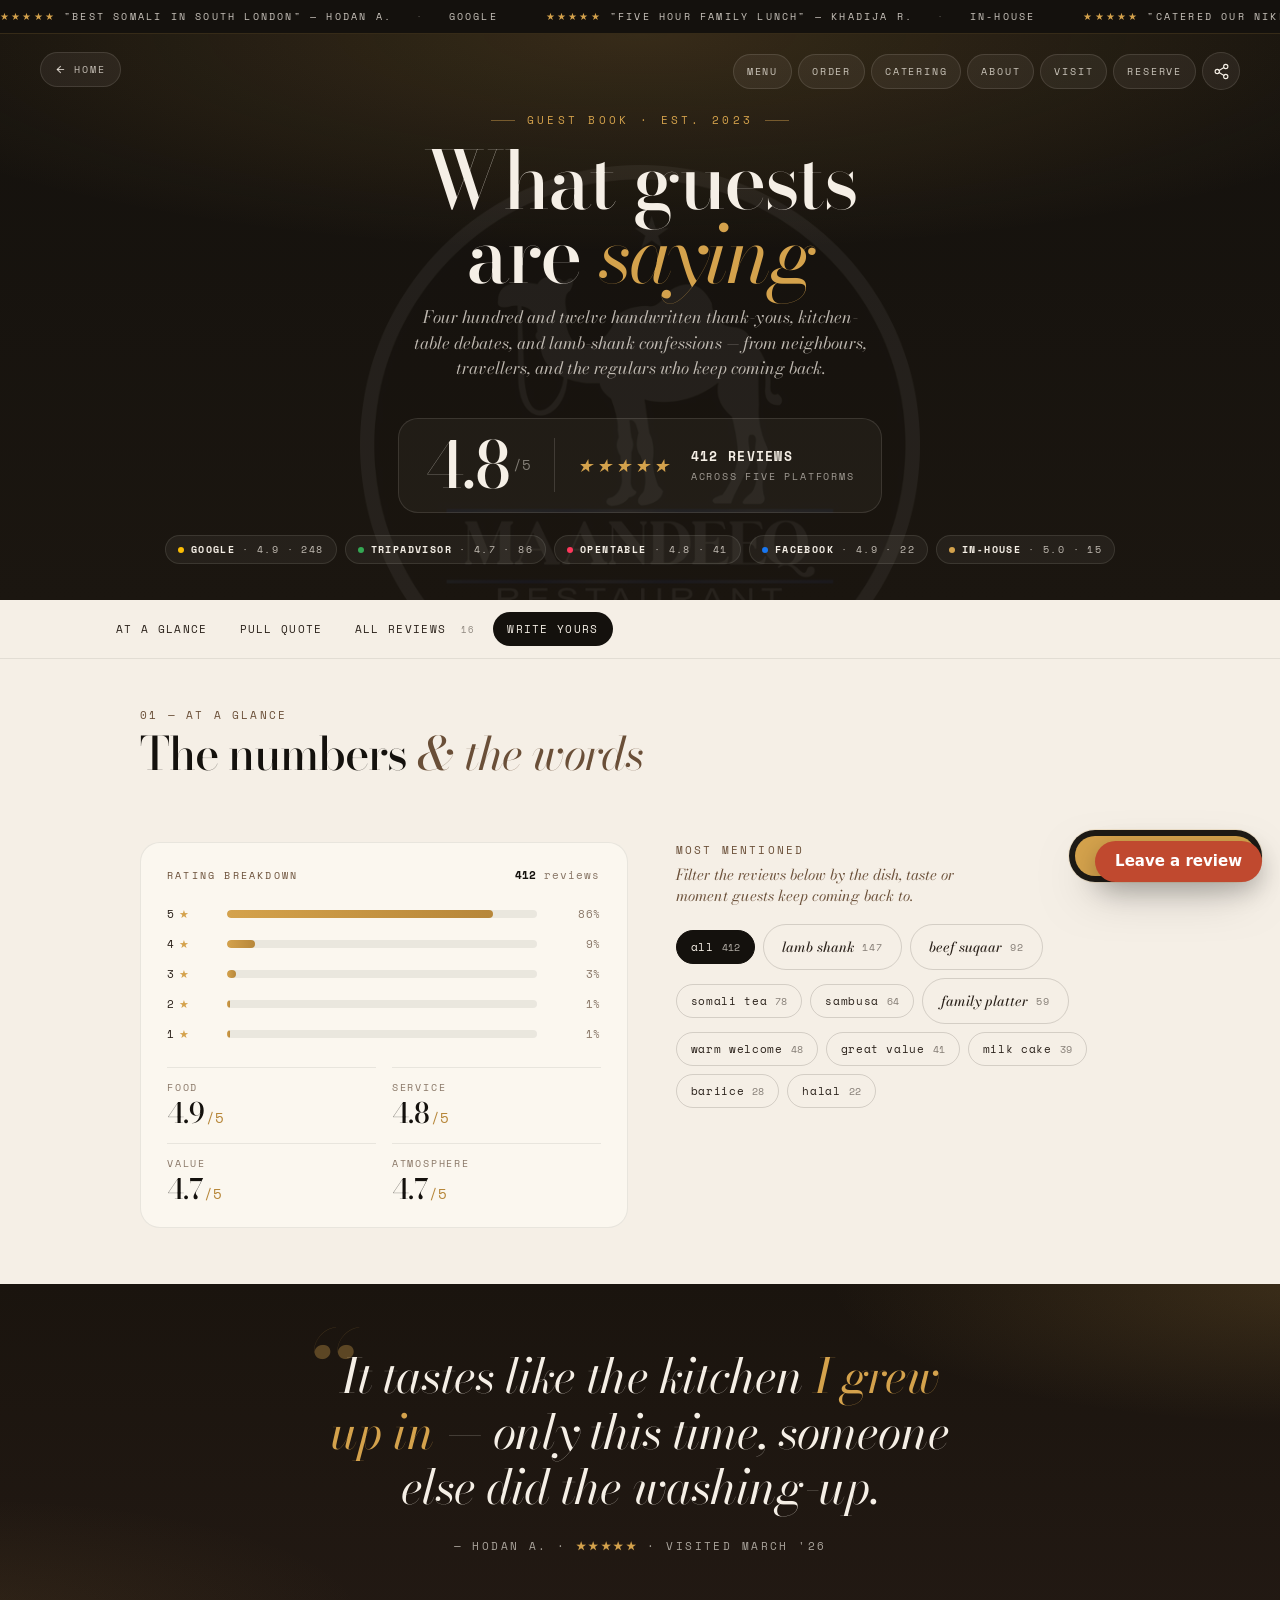
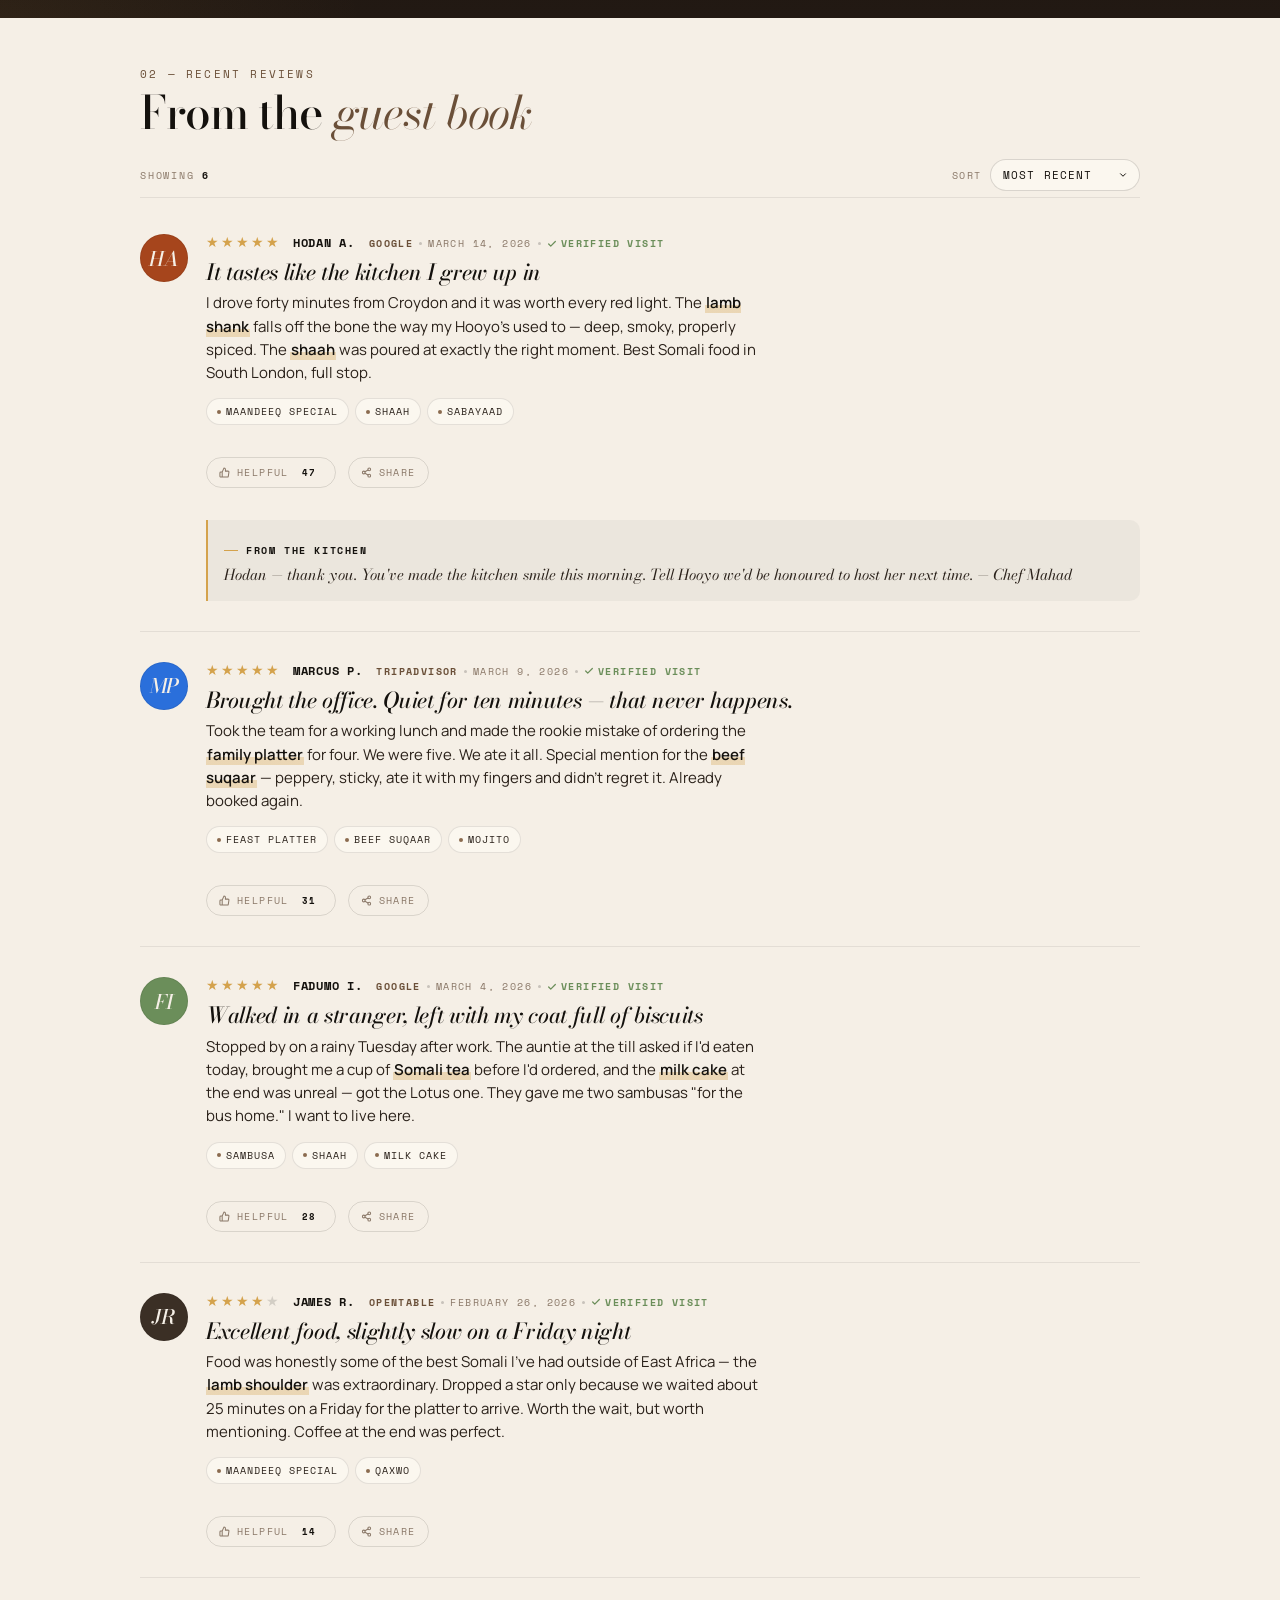
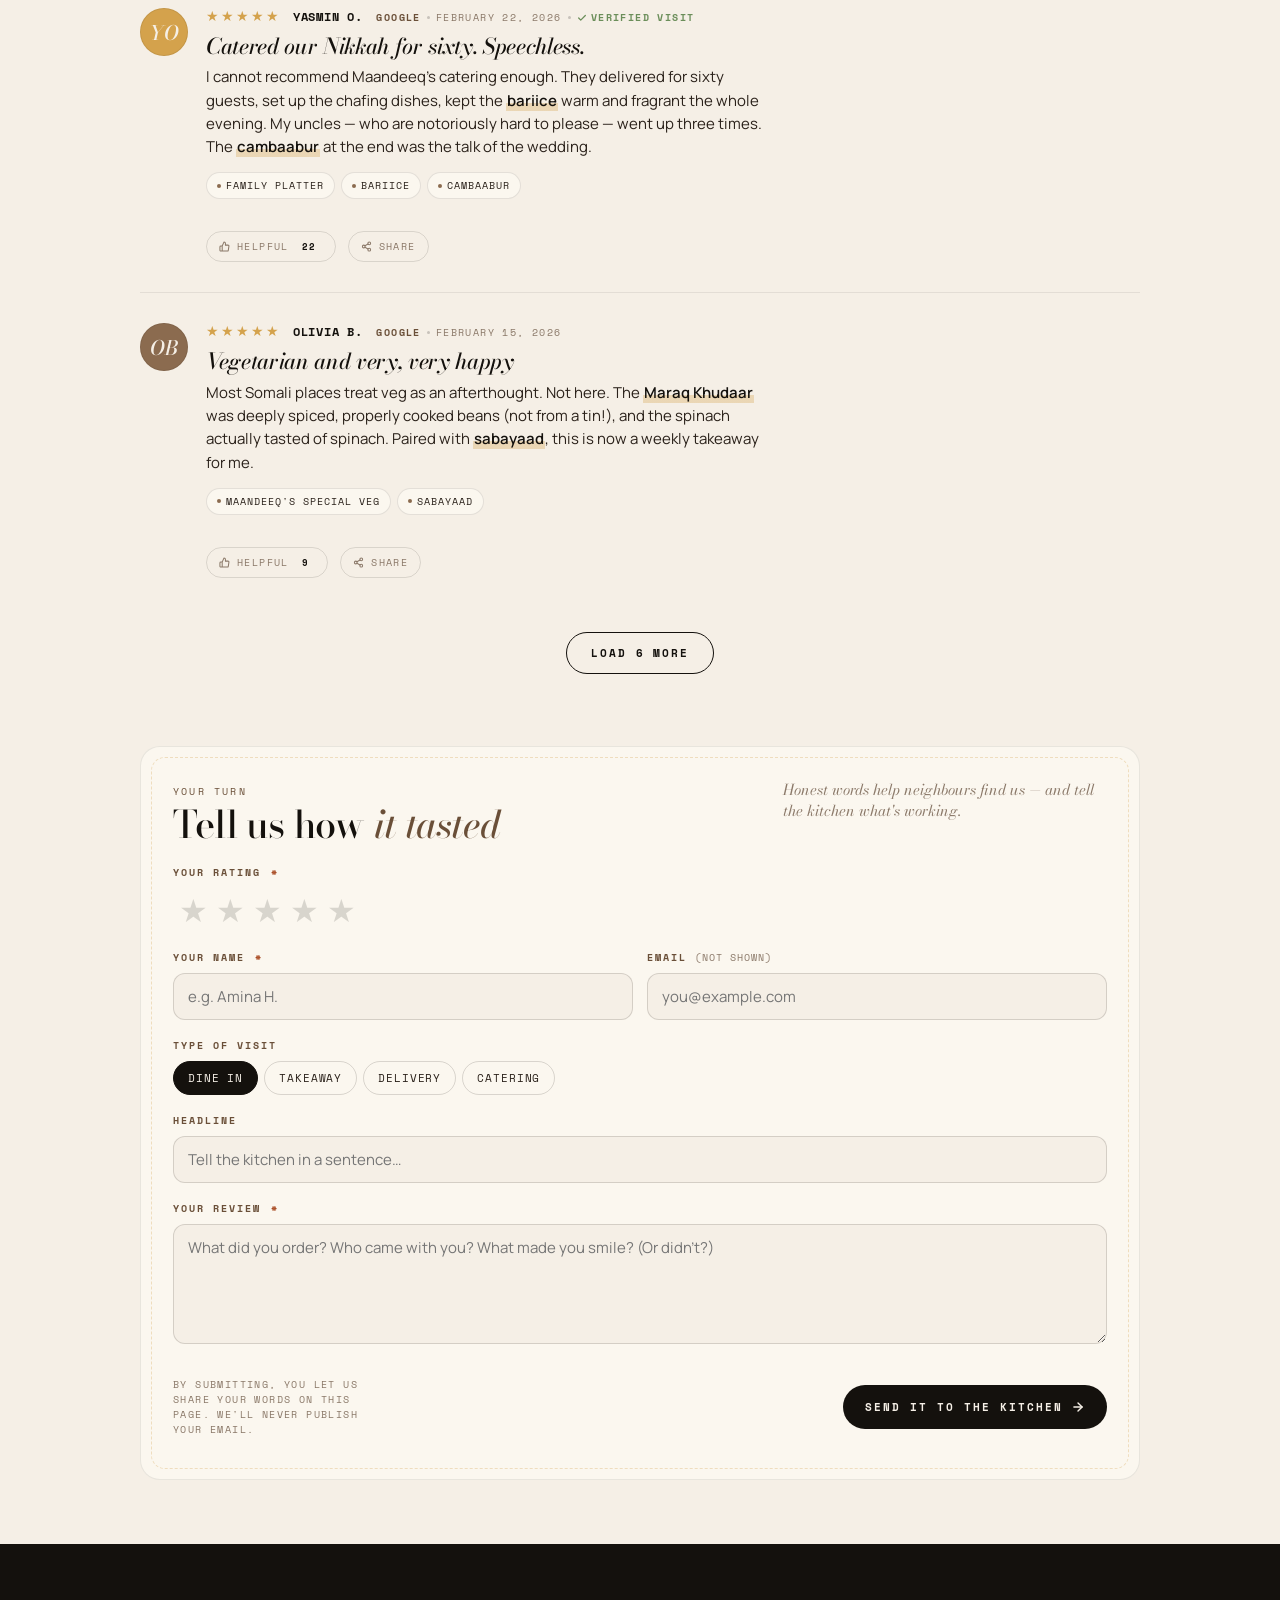
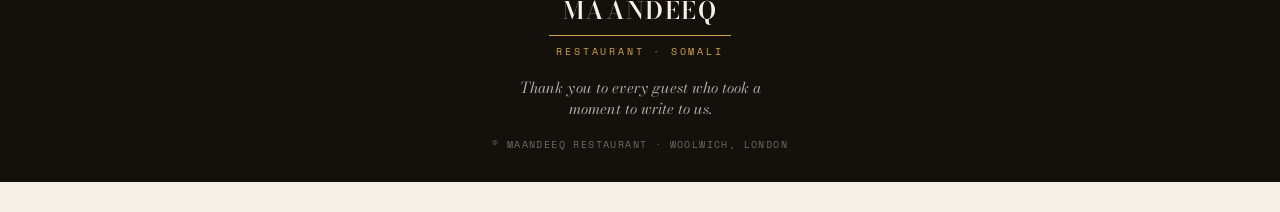
<file: Reviews.html>
<!doctype html>
<html lang="en">
<head>
<meta charset="utf-8" />
<meta name="viewport" content="width=device-width, initial-scale=1, viewport-fit=cover" />
<meta name="theme-color" content="#14110D" />
<title>Maandeeq Restaurant · Reviews</title>
<meta name="description" content="What guests are saying about Maandeeq — authentic Somali kitchen in Woolwich, London." />
<link rel="icon" type="image/png" sizes="64x64" href="assets/brand/favicon.png" />
<link rel="apple-touch-icon" sizes="180x180" href="assets/brand/apple-touch-icon.png" />

<link rel="preconnect" href="https://fonts.googleapis.com" />
<link rel="preconnect" href="https://fonts.gstatic.com" crossorigin />
<link href="https://fonts.googleapis.com/css2?family=Bodoni+Moda:ital,opsz,wght@0,6..96,400..900;1,6..96,400..900&family=Manrope:wght@400;500;600;700&family=Space+Mono:wght@400;700&display=swap" rel="stylesheet" />

<style>
  :root{
    --ink:#14110D;
    --ink-2:#2A211A;
    --ink-3:#3B2F25;
    --paper:#F5EFE6;
    --paper-2:#EADFCC;
    --paper-3:#FBF7EF;
    --camel:#8B6B4F;
    --camel-dk:#6A4F38;
    --gold:#D4A24C;
    --gold-dk:#B7873A;
    --muted:#8A7868;
    --green:#6B8E5A;
    --red:#A6451C;
    --whats:#25D366;

    --serif:"Bodoni Moda","Cormorant Garamond","Didot",serif;
    --sans:"Manrope",-apple-system,"Segoe UI",Roboto,sans-serif;
    --mono:"Space Mono",ui-monospace,Menlo,monospace;

    --pad:clamp(18px,5vw,40px);
    --r-card:20px;
    --r-pill:999px;
  }

  *{box-sizing:border-box}
  html,body{margin:0;padding:0}
  html{scroll-behavior:smooth;scroll-padding-top:120px}
  body{
    font-family:var(--sans);
    color:var(--ink);
    background:var(--paper);
    -webkit-font-smoothing:antialiased;
    text-wrap:pretty;
    overscroll-behavior:none;
    padding-bottom:90px;
  }
  img{display:block;max-width:100%}
  button{font:inherit;cursor:pointer;color:inherit;background:none;border:0}
  a{color:inherit;text-decoration:none}
  ::selection{background:var(--gold);color:var(--ink)}

  /* ============================= TICKER ============================= */
  .ticker{
    background:var(--ink);
    color:var(--paper);
    overflow:hidden;
    position:relative;
    border-bottom:1px solid rgba(212,162,76,0.18);
  }
  .ticker__track{
    display:flex;
    gap:48px;
    padding:9px 0;
    width:max-content;
    animation:ticker 60s linear infinite;
    font-family:var(--mono);
    font-size:10px;
    letter-spacing:0.22em;
    text-transform:uppercase;
    color:rgba(245,239,230,0.8);
  }
  .ticker__track span em{
    color:var(--gold);
    font-style:normal;
    margin-right:8px;
  }
  .ticker__track span .sep{
    display:inline-block;margin:0 16px;color:rgba(245,239,230,0.3);
  }
  @keyframes ticker{
    from{transform:translateX(0)}
    to{transform:translateX(-50%)}
  }

  /* ============================= HERO ============================= */
  .hero{
    position:relative;
    padding:30px var(--pad) 36px;
    background:
      radial-gradient(120% 70% at 50% 0%, rgba(212,162,76,0.18), transparent 55%),
      linear-gradient(180deg,#14110D 0%, #1B1610 100%);
    color:var(--paper);
    overflow:hidden;
    text-align:center;
  }
  .hero__camel{
    position:absolute;
    inset:auto 0 -22% 0;
    margin:0 auto;
    width:min(560px,140%);
    opacity:.05;
    pointer-events:none;
    filter:invert(1);
  }
  .hero__back{
    position:absolute;
    top:18px;
    left:var(--pad);
    font-family:var(--mono);
    font-size:10px;
    letter-spacing:0.2em;
    text-transform:uppercase;
    color:rgba(245,239,230,0.75);
    display:inline-flex;align-items:center;gap:8px;
    padding:9px 14px;
    border-radius:var(--r-pill);
    background:rgba(245,239,230,0.06);
    border:1px solid rgba(245,239,230,0.12);
    transition:background .2s ease;
  }
  .hero__back:hover{background:rgba(245,239,230,0.12)}
  .hero__nav{
    position:absolute;
    top:18px;
    right:var(--pad);
    display:inline-flex;align-items:center;gap:6px;
    max-width:calc(100% - 140px);
    overflow-x:auto;
    scrollbar-width:none;-ms-overflow-style:none;
    z-index:2;
  }
  .hero__nav::-webkit-scrollbar{display:none}
  .hero__nav a{
    font-family:var(--mono);
    font-size:10px;
    letter-spacing:0.18em;
    text-transform:uppercase;
    color:rgba(245,239,230,0.78);
    padding:9px 13px;
    border-radius:var(--r-pill);
    background:rgba(245,239,230,0.06);
    border:1px solid rgba(245,239,230,0.12);
    transition:background .2s ease;
    white-space:nowrap;
  }
  .hero__nav a:hover{background:rgba(245,239,230,0.12)}
  .hero__share{
    flex-shrink:0;
    width:38px;height:38px;
    border-radius:50%;
    background:rgba(245,239,230,0.06);
    border:1px solid rgba(245,239,230,0.12);
    color:var(--paper);
    display:inline-flex;align-items:center;justify-content:center;
  }
  .hero__share:hover{background:rgba(245,239,230,0.15)}

  .hero__eyebrow{
    margin-top:48px;
    font-family:var(--mono);
    font-size:11px;
    letter-spacing:0.3em;
    text-transform:uppercase;
    color:var(--gold);
    display:inline-flex;align-items:center;gap:12px;
    position:relative;z-index:1;
  }
  .hero__eyebrow::before,.hero__eyebrow::after{
    content:"";display:block;width:24px;height:1px;background:rgba(212,162,76,.45);
  }
  .hero__title{
    font-family:var(--serif);
    font-weight:500;
    font-size:clamp(44px,10vw,80px);
    line-height:0.92;
    letter-spacing:-0.025em;
    margin:16px 0 14px;
    position:relative;z-index:1;
  }
  .hero__title em{font-style:italic;color:var(--gold);font-weight:400}
  .hero__sub{
    font-family:var(--serif);
    font-style:italic;
    font-size:17px;
    line-height:1.5;
    color:rgba(245,239,230,0.75);
    margin:0 auto 28px;
    max-width:42ch;
    position:relative;z-index:1;
  }

  /* Aggregate score block */
  .agg{
    position:relative;z-index:1;
    display:inline-grid;
    grid-template-columns:auto 1px auto auto;
    align-items:center;
    gap:22px;
    padding:18px 26px;
    background:rgba(245,239,230,0.04);
    border:1px solid rgba(245,239,230,0.12);
    border-radius:var(--r-card);
    margin-top:8px;
  }
  .agg__num{
    font-family:var(--serif);
    font-size:64px;
    font-weight:500;
    line-height:0.9;
    letter-spacing:-0.03em;
    color:var(--paper);
  }
  .agg__num sup{
    font-family:var(--mono);
    font-size:14px;
    font-weight:400;
    color:rgba(245,239,230,0.45);
    margin-left:4px;
    vertical-align:18px;
    letter-spacing:0.04em;
  }
  .agg__div{width:1px;height:54px;background:rgba(245,239,230,0.15)}
  .agg__stars{
    display:flex;gap:3px;
    color:var(--gold);
    font-size:18px;
    line-height:1;
  }
  .agg__count{
    font-family:var(--mono);
    font-size:10px;
    letter-spacing:0.18em;
    text-transform:uppercase;
    color:rgba(245,239,230,0.6);
    text-align:left;
  }
  .agg__count strong{
    display:block;
    color:var(--paper);
    font-size:13px;
    margin-bottom:3px;
    letter-spacing:0.1em;
  }
  @media (max-width:520px){
    .agg{grid-template-columns:auto auto;gap:14px 20px;padding:16px 20px}
    .agg__div{display:none}
    .agg__num{font-size:52px}
  }

  /* Sources row */
  .sources{
    margin-top:22px;
    position:relative;z-index:1;
    display:inline-flex;flex-wrap:wrap;justify-content:center;gap:6px 8px;
  }
  .src{
    display:inline-flex;align-items:center;gap:7px;
    padding:6px 12px;
    border-radius:var(--r-pill);
    background:rgba(245,239,230,0.05);
    border:1px solid rgba(245,239,230,0.1);
    font-family:var(--mono);
    font-size:10px;
    letter-spacing:0.14em;
    text-transform:uppercase;
    color:rgba(245,239,230,0.75);
  }
  .src .src__dot{width:6px;height:6px;border-radius:50%}
  .src strong{color:var(--paper);font-weight:700}

  /* ============================= STICKY NAV ============================= */
  .stickynav{
    position:sticky;
    top:0;
    z-index:40;
    background:rgba(245,239,230,0.92);
    backdrop-filter:blur(16px) saturate(160%);
    -webkit-backdrop-filter:blur(16px) saturate(160%);
    border-bottom:1px solid rgba(20,17,13,0.08);
    padding:10px var(--pad);
  }
  .stickynav__inner{
    max-width:1080px;
    margin:0 auto;
    display:flex;
    align-items:center;
    gap:10px;
  }
  .stickynav__tabs{
    flex:1;
    display:flex;
    gap:4px;
    overflow-x:auto;
    scrollbar-width:none;
    -ms-overflow-style:none;
    scroll-behavior:smooth;
    padding:2px;
  }
  .stickynav__tabs::-webkit-scrollbar{display:none}
  .stickynav__tab{
    flex-shrink:0;
    padding:9px 14px;
    border-radius:var(--r-pill);
    font-family:var(--mono);
    font-size:11px;
    letter-spacing:0.12em;
    text-transform:uppercase;
    color:var(--ink-2);
    font-weight:500;
    white-space:nowrap;
    transition:background .2s ease, color .2s ease;
  }
  .stickynav__tab:hover{background:rgba(20,17,13,0.05)}
  .stickynav__tab.is-on{background:var(--ink);color:var(--paper)}
  .stickynav__tab .tabct{font-family:var(--mono);font-size:9px;opacity:.5;margin-left:6px}

  /* ============================= LAYOUT ============================= */
  main{
    max-width:1080px;
    margin:0 auto;
    padding:0 var(--pad);
  }
  .sect{
    padding:48px 0 16px;
  }
  .sect__head{
    margin-bottom:24px;
  }
  .sect__num{
    font-family:var(--mono);
    font-size:11px;
    letter-spacing:0.2em;
    text-transform:uppercase;
    color:var(--camel-dk);
    display:block;
    margin-bottom:8px;
  }
  .sect__title{
    font-family:var(--serif);
    font-weight:500;
    font-size:clamp(32px,6vw,46px);
    line-height:0.98;
    letter-spacing:-0.025em;
    margin:0;
  }
  .sect__title em{font-style:italic;color:var(--camel-dk);font-weight:400}

  /* ============================= AT A GLANCE GRID ============================= */
  .glance{
    display:grid;
    grid-template-columns:1fr;
    gap:28px;
    padding:42px 0 16px;
  }
  @media (min-width:760px){
    .glance{grid-template-columns:1.05fr 1fr;gap:48px;align-items:start}
  }

  /* distribution */
  .dist{
    background:var(--paper-3);
    border:1px solid rgba(20,17,13,0.08);
    border-radius:var(--r-card);
    padding:24px 26px;
  }
  .dist__head{
    display:flex;justify-content:space-between;align-items:baseline;
    margin-bottom:16px;
  }
  .dist__h{
    font-family:var(--mono);
    font-size:10px;
    letter-spacing:0.22em;
    text-transform:uppercase;
    color:var(--camel-dk);
  }
  .dist__total{
    font-family:var(--mono);
    font-size:11px;
    color:var(--muted);
    letter-spacing:0.1em;
  }
  .dist__total strong{color:var(--ink);font-weight:700;letter-spacing:0}
  .dist__row{
    display:grid;
    grid-template-columns:46px 1fr 50px;
    gap:14px;
    align-items:center;
    padding:7px 0;
  }
  .dist__lbl{
    font-family:var(--mono);
    font-size:11px;
    color:var(--ink-2);
    letter-spacing:0.06em;
    display:inline-flex;align-items:center;gap:4px;
  }
  .dist__lbl::after{
    content:"★";color:var(--gold);font-size:11px;
  }
  .dist__bar{
    height:8px;
    background:rgba(20,17,13,0.07);
    border-radius:var(--r-pill);
    overflow:hidden;
    position:relative;
  }
  .dist__bar > i{
    display:block;
    height:100%;
    background:linear-gradient(90deg, var(--gold) 0%, var(--gold-dk) 100%);
    border-radius:var(--r-pill);
    width:0;
    transition:width 1s cubic-bezier(.2,.7,.2,1);
  }
  .dist__pct{
    font-family:var(--mono);
    font-size:11px;
    color:var(--muted);
    text-align:right;
    letter-spacing:0.04em;
  }

  /* sub-scores */
  .sub{
    display:grid;
    grid-template-columns:1fr 1fr;
    gap:16px;
    margin-top:18px;
  }
  .sub__cell{
    border-top:1px solid rgba(20,17,13,0.08);
    padding-top:12px;
  }
  .sub__cell:nth-child(1),.sub__cell:nth-child(2){border-top:1px solid rgba(20,17,13,0.08)}
  .sub__lbl{
    font-family:var(--mono);
    font-size:10px;
    letter-spacing:0.18em;
    text-transform:uppercase;
    color:var(--muted);
    display:block;
    margin-bottom:4px;
  }
  .sub__val{
    font-family:var(--serif);
    font-size:28px;
    font-weight:500;
    letter-spacing:-0.02em;
    line-height:1;
    color:var(--ink);
  }
  .sub__val em{color:var(--gold-dk);font-size:14px;font-style:normal;font-family:var(--mono);font-weight:400;margin-left:2px;letter-spacing:0}

  /* mentions */
  .mentions__intro{
    font-family:var(--serif);
    font-style:italic;
    font-size:15px;
    color:var(--camel-dk);
    margin:0 0 18px;
    max-width:34ch;
    line-height:1.4;
  }
  .chips{
    display:flex;flex-wrap:wrap;gap:8px;
    align-items:center;
  }
  .chip{
    background:transparent;
    border:1px solid rgba(20,17,13,0.15);
    border-radius:var(--r-pill);
    padding:8px 14px;
    font-family:var(--mono);
    font-size:11px;
    letter-spacing:0.06em;
    text-transform:lowercase;
    color:var(--ink-2);
    display:inline-flex;align-items:center;gap:8px;
    transition:all .2s ease;
  }
  .chip:hover{background:var(--paper-3)}
  .chip.is-on{background:var(--ink);color:var(--paper);border-color:var(--ink)}
  .chip .ct{
    font-family:var(--mono);
    font-size:10px;
    opacity:.55;
    letter-spacing:0;
  }
  .chip.is-on .ct{opacity:.7}
  .chip--lg{
    font-size:14px;
    padding:11px 18px;
    text-transform:none;
    letter-spacing:0;
    font-family:var(--serif);
    font-style:italic;
    font-weight:500;
  }
  .chip--lg .ct{
    font-family:var(--mono);
    font-style:normal;
    font-size:10px;
    letter-spacing:0.1em;
  }

  /* ============================= PULL QUOTE ============================= */
  .pull{
    margin:24px calc(var(--pad)*-1) 0;
    padding:64px var(--pad);
    background:linear-gradient(180deg,#1A140E 0%, #221913 100%);
    color:var(--paper);
    text-align:center;
    position:relative;
    overflow:hidden;
  }
  .pull::before{
    content:"";position:absolute;inset:0;
    background:
      radial-gradient(60% 70% at 100% 0%, rgba(212,162,76,0.18), transparent 60%),
      radial-gradient(50% 60% at 0% 100%, rgba(212,162,76,0.08), transparent 60%);
    pointer-events:none;
  }
  .pull__quote{
    font-family:var(--serif);
    font-style:italic;
    font-weight:400;
    font-size:clamp(32px,5.2vw,48px);
    line-height:1.15;
    letter-spacing:-0.02em;
    margin:0 auto;
    max-width:22ch;
    position:relative;z-index:1;
  }
  .pull__quote::before{
    content:"\201C";
    font-family:var(--serif);
    font-size:120px;
    line-height:0;
    color:var(--gold);
    opacity:.35;
    position:absolute;
    left:-12px;top:30px;
    pointer-events:none;
  }
  .pull__quote em{color:var(--gold);font-style:italic}
  .pull__attr{
    margin-top:24px;
    font-family:var(--mono);
    font-size:11px;
    letter-spacing:0.22em;
    text-transform:uppercase;
    color:rgba(245,239,230,0.65);
    position:relative;z-index:1;
  }
  .pull__attr strong{color:var(--gold);font-weight:700}

  /* ============================= REVIEWS LIST ============================= */
  .reviews__toolbar{
    display:flex;
    flex-wrap:wrap;
    gap:8px;
    align-items:center;
    padding-bottom:6px;
    border-bottom:1px solid rgba(20,17,13,0.08);
    margin-bottom:6px;
  }
  .reviews__sort{
    margin-left:auto;
    display:inline-flex;align-items:center;gap:8px;
    font-family:var(--mono);
    font-size:10px;
    letter-spacing:0.16em;
    text-transform:uppercase;
    color:var(--muted);
  }
  .reviews__sort select{
    font:inherit;
    font-family:var(--mono);
    font-size:11px;
    letter-spacing:0.1em;
    text-transform:uppercase;
    background:var(--paper-3);
    border:1px solid rgba(20,17,13,0.15);
    border-radius:var(--r-pill);
    padding:7px 30px 7px 12px;
    color:var(--ink);
    cursor:pointer;
    appearance:none;
    -webkit-appearance:none;
    background-image:url("data:image/svg+xml;utf8,<svg xmlns='http://www.w3.org/2000/svg' width='10' height='10' viewBox='0 0 24 24' fill='none' stroke='%2314110D' stroke-width='2.4' stroke-linecap='round' stroke-linejoin='round'><polyline points='6 9 12 15 18 9'/></svg>");
    background-repeat:no-repeat;
    background-position:right 11px center;
    background-size:10px;
  }

  .reviews{
    display:grid;
    grid-template-columns:1fr;
    gap:0;
  }
  .review{
    padding:30px 0;
    border-bottom:1px solid rgba(20,17,13,0.08);
    display:grid;
    grid-template-columns:auto 1fr;
    gap:18px 18px;
    transition:opacity .2s ease;
  }
  .review.is-hidden{display:none}
  .review:last-child{border-bottom:0}

  .avatar{
    width:48px;height:48px;
    border-radius:50%;
    display:inline-flex;align-items:center;justify-content:center;
    font-family:var(--serif);
    font-style:italic;
    font-weight:500;
    font-size:20px;
    color:var(--paper);
    flex-shrink:0;
    letter-spacing:-0.02em;
    box-shadow:inset 0 0 0 1px rgba(0,0,0,0.08);
  }

  .review__head{
    display:flex;flex-wrap:wrap;align-items:baseline;gap:10px 14px;
  }
  .review__name{
    font-family:var(--mono);
    font-size:12px;
    letter-spacing:0.06em;
    text-transform:uppercase;
    font-weight:700;
    color:var(--ink);
    margin:0;
  }
  .review__meta{
    font-family:var(--mono);
    font-size:10px;
    letter-spacing:0.14em;
    text-transform:uppercase;
    color:var(--muted);
    display:inline-flex;align-items:center;gap:6px;
  }
  .review__meta .sep{width:3px;height:3px;border-radius:50%;background:rgba(20,17,13,0.2)}
  .review__src{
    color:var(--camel-dk);font-weight:700;
  }
  .review__verif{
    display:inline-flex;align-items:center;gap:4px;
    color:var(--green);font-weight:700;
  }

  .stars{
    display:inline-flex;gap:2px;
    color:var(--gold);
    font-size:14px;
    line-height:1;
  }
  .stars i{font-style:normal}
  .stars .off{color:rgba(20,17,13,0.15)}

  .review__title{
    font-family:var(--serif);
    font-weight:500;
    font-style:italic;
    font-size:22px;
    line-height:1.2;
    letter-spacing:-0.015em;
    margin:8px 0 6px;
    color:var(--ink);
  }
  .review__title em{color:var(--camel-dk);font-style:italic}

  .review__body{
    font-size:15px;
    line-height:1.55;
    color:var(--ink-2);
    margin:0;
    max-width:62ch;
  }
  .review__body strong{
    background:linear-gradient(180deg, transparent 60%, rgba(212,162,76,0.32) 60%);
    font-weight:600;
    color:var(--ink);
    padding:0 1px;
  }

  .review__dishes{
    margin-top:14px;
    display:flex;flex-wrap:wrap;gap:6px;
  }
  .dishchip{
    font-family:var(--mono);
    font-size:10px;
    letter-spacing:0.1em;
    text-transform:uppercase;
    padding:5px 10px;
    border-radius:var(--r-pill);
    background:var(--paper-3);
    border:1px solid rgba(20,17,13,0.1);
    color:var(--ink-2);
    display:inline-flex;align-items:center;gap:5px;
  }
  .dishchip::before{
    content:"";
    width:4px;height:4px;border-radius:50%;
    background:var(--camel);
  }

  .review__foot{
    margin-top:14px;
    display:flex;flex-wrap:wrap;align-items:center;gap:6px 12px;
    grid-column:1/-1;
  }
  @media (min-width:520px){
    .review__foot{grid-column:2}
  }
  .helpful{
    font-family:var(--mono);
    font-size:10px;
    letter-spacing:0.14em;
    text-transform:uppercase;
    color:var(--muted);
    padding:7px 12px;
    border-radius:var(--r-pill);
    border:1px solid rgba(20,17,13,0.12);
    display:inline-flex;align-items:center;gap:7px;
    transition:all .2s ease;
  }
  .helpful:hover{background:var(--paper-3);color:var(--ink-2)}
  .helpful.is-on{background:var(--ink);color:var(--paper);border-color:var(--ink)}
  .helpful .ct{
    font-weight:700;
    color:var(--ink);
    background:var(--paper);
    border-radius:var(--r-pill);
    padding:1px 6px;
    font-size:9px;
  }
  .helpful.is-on .ct{color:var(--gold);background:rgba(0,0,0,0.35)}

  .reply{
    background:rgba(20,17,13,0.04);
    border-left:2px solid var(--gold);
    padding:14px 16px;
    margin-top:14px;
    grid-column:1/-1;
    border-radius:0 10px 10px 0;
  }
  @media (min-width:520px){
    .reply{grid-column:2}
  }
  .reply__head{
    font-family:var(--mono);
    font-size:10px;
    letter-spacing:0.16em;
    text-transform:uppercase;
    color:var(--camel-dk);
    margin-bottom:6px;
    display:inline-flex;align-items:center;gap:8px;
  }
  .reply__head strong{color:var(--ink);font-weight:700}
  .reply__head::before{
    content:"";
    width:14px;height:1px;background:var(--gold);
  }
  .reply__body{
    font-family:var(--serif);
    font-style:italic;
    font-size:15px;
    line-height:1.5;
    color:var(--ink-2);
    margin:0;
  }

  /* Empty state */
  .empty{
    text-align:center;
    padding:80px 20px;
    color:var(--muted);
    font-family:var(--serif);
    font-style:italic;
    font-size:18px;
    display:none;
  }
  .empty.is-on{display:block}
  .empty span{
    display:block;
    font-family:var(--mono);
    font-style:normal;
    font-size:10px;
    letter-spacing:0.2em;
    text-transform:uppercase;
    color:var(--camel-dk);
    margin-top:8px;
  }

  /* Show more */
  .showmore{
    display:block;
    margin:24px auto 0;
    padding:12px 24px;
    background:transparent;
    border:1px solid var(--ink);
    color:var(--ink);
    font-family:var(--mono);
    font-size:11px;
    letter-spacing:0.18em;
    text-transform:uppercase;
    border-radius:var(--r-pill);
    font-weight:600;
    transition:all .2s ease;
  }
  .showmore:hover{background:var(--ink);color:var(--paper)}
  .showmore.is-gone{display:none}

  /* ============================= WRITE A REVIEW ============================= */
  .write{
    margin:56px 0 0;
    background:var(--paper-3);
    border:1px solid rgba(20,17,13,0.08);
    border-radius:var(--r-card);
    padding:32px;
    position:relative;
    overflow:hidden;
  }
  .write::before{
    content:"";position:absolute;
    inset:10px;
    border:1px dashed rgba(212,162,76,0.3);
    border-radius:14px;
    pointer-events:none;
  }
  .write__inner{position:relative;z-index:1}
  .write__head{
    display:flex;flex-wrap:wrap;align-items:baseline;justify-content:space-between;gap:16px;
    margin-bottom:22px;
  }
  .write__title{
    font-family:var(--serif);
    font-weight:500;
    font-size:clamp(28px,4.5vw,38px);
    line-height:1;
    letter-spacing:-0.02em;
    margin:6px 0 0;
  }
  .write__title em{font-style:italic;color:var(--camel-dk)}
  .write__eye{
    font-family:var(--mono);
    font-size:10px;
    letter-spacing:0.22em;
    text-transform:uppercase;
    color:var(--camel-dk);
    display:block;
  }
  .write__sub{
    font-family:var(--serif);
    font-style:italic;
    font-size:15px;
    color:var(--muted);
    max-width:36ch;
    margin:0;
    line-height:1.4;
  }

  .field{margin-bottom:18px}
  .field__lbl{
    font-family:var(--mono);
    font-size:10px;
    letter-spacing:0.2em;
    text-transform:uppercase;
    color:var(--camel-dk);
    display:block;
    margin-bottom:8px;
    font-weight:600;
  }
  .field__lbl em{color:var(--red);font-style:normal;margin-left:2px}
  .input,.textarea,.select{
    width:100%;
    background:var(--paper);
    border:1px solid rgba(20,17,13,0.15);
    border-radius:12px;
    padding:12px 14px;
    font:inherit;
    font-family:var(--sans);
    font-size:15px;
    color:var(--ink);
    outline:none;
    transition:border-color .2s ease, background .2s ease;
  }
  .input:focus,.textarea:focus,.select:focus{
    border-color:var(--camel-dk);
    background:#fff;
  }
  .textarea{min-height:120px;resize:vertical;line-height:1.5}
  .field__row{display:grid;grid-template-columns:1fr;gap:14px}
  @media (min-width:560px){.field__row{grid-template-columns:1fr 1fr}}

  .rate{
    display:inline-flex;gap:4px;
    padding:6px 4px;
  }
  .rate button{
    font-size:32px;
    line-height:1;
    color:rgba(20,17,13,0.15);
    transition:color .15s ease, transform .12s ease;
    padding:0 2px;
  }
  .rate button:hover{transform:scale(1.1)}
  .rate button.is-on{color:var(--gold)}

  .visitchips{
    display:flex;flex-wrap:wrap;gap:6px;
  }
  .visitchip{
    padding:8px 14px;
    border-radius:var(--r-pill);
    border:1px solid rgba(20,17,13,0.15);
    background:transparent;
    font-family:var(--mono);
    font-size:11px;
    letter-spacing:0.08em;
    text-transform:uppercase;
    color:var(--ink-2);
    transition:all .2s ease;
  }
  .visitchip:hover{background:var(--paper-2)}
  .visitchip.is-on{background:var(--ink);color:var(--paper);border-color:var(--ink)}

  .write__cta{
    display:flex;flex-wrap:wrap;justify-content:space-between;align-items:center;gap:14px;
    margin-top:8px;
  }
  .write__note{
    font-family:var(--mono);
    font-size:10px;
    letter-spacing:0.14em;
    text-transform:uppercase;
    color:var(--muted);
    max-width:32ch;
    line-height:1.5;
  }
  .submit{
    background:var(--ink);
    color:var(--paper);
    border:0;
    padding:14px 22px;
    border-radius:var(--r-pill);
    font-family:var(--mono);
    font-size:11px;
    letter-spacing:0.18em;
    text-transform:uppercase;
    font-weight:700;
    display:inline-flex;align-items:center;gap:8px;
    transition:background .2s ease, transform .15s ease;
  }
  .submit:hover{background:var(--ink-3)}
  .submit:active{transform:scale(0.98)}
  .submit.is-sent{background:var(--green);pointer-events:none}

  /* ============================= FOOTER ============================= */
  footer{
    background:var(--ink);
    color:var(--paper);
    padding:48px var(--pad) 30px;
    text-align:center;
    margin-top:64px;
  }
  footer .wordmark{
    font-family:var(--serif);
    font-weight:600;
    font-size:24px;
    letter-spacing:0.06em;
    display:inline-block;
    padding:0 0 6px;
    border-bottom:1px solid var(--gold);
    position:relative;
  }
  footer .wordmark::before,footer .wordmark::after{
    content:"";position:absolute;bottom:-1px;width:24%;height:1px;background:var(--gold)
  }
  footer .wordmark::before{left:-14px}
  footer .wordmark::after{right:-14px}
  footer .tagline{font-family:var(--mono);font-size:10px;letter-spacing:0.28em;text-transform:uppercase;color:var(--gold);margin:8px 0 18px}
  footer .legal{font-family:var(--mono);font-size:10px;letter-spacing:0.14em;text-transform:uppercase;color:rgba(245,239,230,0.4);margin:18px 0 0}

  /* ============================= STICKY ACTIONS ============================= */
  .actions{
    position:fixed;
    left:12px;right:12px;bottom:12px;
    z-index:60;
    background:rgba(20,17,13,0.96);
    backdrop-filter:blur(14px);
    -webkit-backdrop-filter:blur(14px);
    color:var(--paper);
    border-radius:var(--r-pill);
    padding:8px;
    display:grid;
    grid-template-columns:1fr 1fr 1fr;
    gap:6px;
    box-shadow:0 20px 50px -20px rgba(0,0,0,0.5), 0 0 0 1px rgba(212,162,76,0.18);
    max-width:580px;
    margin:0 auto;
  }
  .actions__btn{
    background:transparent;
    border:0;
    color:var(--paper);
    padding:11px 6px;
    border-radius:calc(var(--r-pill) - 4px);
    font-family:var(--mono);
    font-size:11px;
    letter-spacing:0.12em;
    text-transform:uppercase;
    font-weight:600;
    display:inline-flex;align-items:center;justify-content:center;gap:7px;
    transition:background .2s ease;
  }
  .actions__btn:hover{background:rgba(245,239,230,0.06)}
  .actions__btn--write{background:var(--gold);color:var(--ink)}
  .actions__btn--write:hover{background:var(--gold-dk)}
  .actions__btn svg{flex-shrink:0}

  /* ============================= TOAST ============================= */
  .toast{
    position:fixed;
    bottom:84px;
    left:50%;
    transform:translateX(-50%) translateY(20px);
    background:var(--ink);
    color:var(--paper);
    padding:12px 18px;
    border-radius:var(--r-pill);
    font-family:var(--mono);
    font-size:11px;
    letter-spacing:0.14em;
    text-transform:uppercase;
    box-shadow:0 12px 30px -12px rgba(0,0,0,0.4);
    opacity:0;
    pointer-events:none;
    transition:opacity .25s ease, transform .25s ease;
    z-index:70;
    border:1px solid rgba(212,162,76,0.3);
    display:inline-flex;align-items:center;gap:8px;
  }
  .toast.is-on{opacity:1;transform:translateX(-50%) translateY(0)}
  .toast svg{color:var(--gold)}

  @media (min-width:760px){
    body{padding-bottom:30px}
    .actions{
      left:auto;right:18px;bottom:18px;
      grid-template-columns:1fr;
      width:auto;
      padding:6px;
    }
    .actions__btn{padding:12px 22px}
    .actions__btn--menu,.actions__btn--call{display:none}
  }

  @media (max-width:520px){
    .review{grid-template-columns:1fr;gap:14px}
    .review__title{font-size:19px}
    .pull__quote::before{left:50%;transform:translateX(-50%);top:-20px}
  }
</style>
<!-- seo:auto start -->
<link rel="canonical" href="https://maandeeq.vercel.app/Reviews.html">
<meta property="og:type" content="website">
<meta property="og:site_name" content="Maandeeq Restaurant">
<meta property="og:title" content="Maandeeq Restaurant · Reviews">
<meta property="og:description" content="Maandeeq — authentic Somali food in Woolwich. Family platters, takeaway, table reservations and catering with warm hospitality.">
<meta property="og:url" content="https://maandeeq.vercel.app/Reviews.html">
<meta property="og:locale" content="en_GB">
<meta property="og:image" content="https://maandeeq.vercel.app/assets/brand/logo-transparent.png">
<meta name="twitter:card" content="summary_large_image">
<meta name="twitter:title" content="Maandeeq Restaurant · Reviews">
<meta name="twitter:description" content="Maandeeq — authentic Somali food in Woolwich. Family platters, takeaway, table reservations and catering with warm hospitality.">
<meta name="twitter:image" content="https://maandeeq.vercel.app/assets/brand/logo-transparent.png">
<!-- seo:auto end -->
</head>
<body>

<!-- ============================= TICKER ============================= -->
<div class="ticker" aria-hidden="true">
  <div class="ticker__track" id="ticker"></div>
</div>

<!-- ============================= HERO ============================= -->
<header class="hero">
  <a class="hero__back" href="index.html">
    <svg width="11" height="11" viewBox="0 0 24 24" fill="none" stroke="currentColor" stroke-width="2.4" stroke-linecap="round" stroke-linejoin="round"><line x1="19" y1="12" x2="5" y2="12"/><polyline points="12 19 5 12 12 5"/></svg>
    Home
  </a>
  <nav class="hero__nav" aria-label="Site">
    <a href="Menu.html">Menu</a>
    <a href="Order.html">Order</a>
    <a href="Catering.html">Catering</a>
    <a href="About.html">About</a>
    <a href="Contact.html">Visit</a>
    <a href="Reserve.html">Reserve</a>
    <button class="hero__share" id="shareBtn" aria-label="Share reviews">
      <svg width="17" height="17" viewBox="0 0 24 24" fill="none" stroke="currentColor" stroke-width="1.6" stroke-linecap="round" stroke-linejoin="round"><circle cx="18" cy="5" r="3"/><circle cx="6" cy="12" r="3"/><circle cx="18" cy="19" r="3"/><line x1="8.59" y1="13.51" x2="15.42" y2="17.49"/><line x1="15.41" y1="6.51" x2="8.59" y2="10.49"/></svg>
    </button>
  </nav>

  <img class="hero__camel" src="assets/brand/logo-transparent.png" alt="" aria-hidden="true" />

  <div class="hero__eyebrow">Guest book · Est. 2023</div>
  <h1 class="hero__title">What guests<br>are <em>saying</em></h1>
  <p class="hero__sub">Four hundred and twelve handwritten thank-yous, kitchen-table debates, and lamb-shank confessions — from neighbours, travellers, and the regulars who keep coming back.</p>

  <div class="agg">
    <div class="agg__num">4.8<sup>/5</sup></div>
    <div class="agg__div"></div>
    <div class="agg__stars" aria-label="4.8 out of 5">
      <i>★</i><i>★</i><i>★</i><i>★</i><i>★</i>
    </div>
    <div class="agg__count"><strong>412 reviews</strong>Across five platforms</div>
  </div>

  <div class="sources">
    <span class="src"><span class="src__dot" style="background:#FBBC04"></span><strong>Google</strong>· 4.9 · 248</span>
    <span class="src"><span class="src__dot" style="background:#34A853"></span><strong>TripAdvisor</strong>· 4.7 · 86</span>
    <span class="src"><span class="src__dot" style="background:#FF385C"></span><strong>OpenTable</strong>· 4.8 · 41</span>
    <span class="src"><span class="src__dot" style="background:#1877F2"></span><strong>Facebook</strong>· 4.9 · 22</span>
    <span class="src"><span class="src__dot" style="background:var(--gold)"></span><strong>In‑house</strong>· 5.0 · 15</span>
  </div>
</header>

<!-- ============================= STICKY NAV ============================= -->
<nav class="stickynav">
  <div class="stickynav__inner">
    <div class="stickynav__tabs" id="tabs">
      <button class="stickynav__tab is-on" data-target="glance">At a glance</button>
      <button class="stickynav__tab" data-target="quote">Pull quote</button>
      <button class="stickynav__tab" data-target="reviews">All reviews <span class="tabct" id="reviewCt">28</span></button>
      <button class="stickynav__tab" data-target="write">Write yours</button>
    </div>
  </div>
</nav>

<main>

  <!-- ============================= AT A GLANCE ============================= -->
  <section class="sect" id="glance">
    <div class="sect__head">
      <span class="sect__num">01 — At a glance</span>
      <h2 class="sect__title">The numbers <em>& the words</em></h2>
    </div>

    <div class="glance">
      <!-- Distribution -->
      <div class="dist">
        <div class="dist__head">
          <div class="dist__h">Rating breakdown</div>
          <div class="dist__total"><strong>412</strong> reviews</div>
        </div>

        <div class="dist__row"><span class="dist__lbl">5</span><div class="dist__bar"><i data-w="86"></i></div><span class="dist__pct">86%</span></div>
        <div class="dist__row"><span class="dist__lbl">4</span><div class="dist__bar"><i data-w="9"></i></div><span class="dist__pct">9%</span></div>
        <div class="dist__row"><span class="dist__lbl">3</span><div class="dist__bar"><i data-w="3"></i></div><span class="dist__pct">3%</span></div>
        <div class="dist__row"><span class="dist__lbl">2</span><div class="dist__bar"><i data-w="1"></i></div><span class="dist__pct">1%</span></div>
        <div class="dist__row"><span class="dist__lbl">1</span><div class="dist__bar"><i data-w="1"></i></div><span class="dist__pct">1%</span></div>

        <div class="sub">
          <div class="sub__cell"><span class="sub__lbl">Food</span><div class="sub__val">4.9<em>/5</em></div></div>
          <div class="sub__cell"><span class="sub__lbl">Service</span><div class="sub__val">4.8<em>/5</em></div></div>
          <div class="sub__cell"><span class="sub__lbl">Value</span><div class="sub__val">4.7<em>/5</em></div></div>
          <div class="sub__cell"><span class="sub__lbl">Atmosphere</span><div class="sub__val">4.7<em>/5</em></div></div>
        </div>
      </div>

      <!-- Mentions -->
      <div class="mentions">
        <span class="sect__num" style="margin-bottom:6px">Most mentioned</span>
        <p class="mentions__intro">Filter the reviews below by the dish, taste or moment guests keep coming back to.</p>
        <div class="chips" id="mentions">
          <button class="chip is-on" data-mention="all">All <span class="ct">412</span></button>
          <button class="chip chip--lg" data-mention="lamb-shank">lamb shank <span class="ct">147</span></button>
          <button class="chip chip--lg" data-mention="suqaar">beef suqaar <span class="ct">92</span></button>
          <button class="chip" data-mention="shaah">somali tea <span class="ct">78</span></button>
          <button class="chip" data-mention="sambusa">sambusa <span class="ct">64</span></button>
          <button class="chip chip--lg" data-mention="platter">family platter <span class="ct">59</span></button>
          <button class="chip" data-mention="service">warm welcome <span class="ct">48</span></button>
          <button class="chip" data-mention="value">great value <span class="ct">41</span></button>
          <button class="chip" data-mention="milk-cake">milk cake <span class="ct">39</span></button>
          <button class="chip" data-mention="rice">bariice <span class="ct">28</span></button>
          <button class="chip" data-mention="halal">halal <span class="ct">22</span></button>
        </div>
      </div>
    </div>
  </section>
</main>

<!-- ============================= PULL QUOTE ============================= -->
<section class="pull" id="quote">
  <p class="pull__quote">It tastes like the kitchen <em>I grew up in</em> — only this time, someone else did the washing-up.</p>
  <div class="pull__attr">— Hodan A. · <strong>★★★★★</strong> · Visited March '26</div>
</section>

<main>

  <!-- ============================= REVIEWS ============================= -->
  <section class="sect" id="reviews">
    <div class="sect__head">
      <span class="sect__num">02 — Recent reviews</span>
      <h2 class="sect__title">From the <em>guest book</em></h2>
    </div>

    <div class="reviews__toolbar">
      <span style="font-family:var(--mono);font-size:10px;letter-spacing:0.18em;text-transform:uppercase;color:var(--muted);margin-right:6px">Showing <strong id="visibleCt" style="color:var(--ink)">28</strong></span>
      <div class="reviews__sort">
        Sort
        <select id="sortSel">
          <option value="recent">Most recent</option>
          <option value="helpful">Most helpful</option>
          <option value="high">Highest rated</option>
          <option value="low">Lowest first</option>
        </select>
      </div>
    </div>

    <div class="reviews" id="reviewsList"></div>

    <p class="empty" id="empty">
      No reviews mention that one yet.
      <span>Try clearing the filter</span>
    </p>

    <button class="showmore" id="showmore">Load 12 more</button>
  </section>

  <!-- ============================= WRITE A REVIEW ============================= -->
  <section class="write" id="write">
    <div class="write__inner">
      <div class="write__head">
        <div>
          <span class="write__eye">Your turn</span>
          <h2 class="write__title">Tell us how <em>it tasted</em></h2>
        </div>
        <p class="write__sub">Honest words help neighbours find us — and tell the kitchen what's working.</p>
      </div>

      <form id="reviewForm">
        <div class="field">
          <label class="field__lbl">Your rating <em>*</em></label>
          <div class="rate" id="rate" role="radiogroup" aria-label="Rate your visit">
            <button type="button" data-v="1" aria-label="1 star">★</button>
            <button type="button" data-v="2" aria-label="2 stars">★</button>
            <button type="button" data-v="3" aria-label="3 stars">★</button>
            <button type="button" data-v="4" aria-label="4 stars">★</button>
            <button type="button" data-v="5" aria-label="5 stars">★</button>
          </div>
        </div>

        <div class="field__row">
          <div class="field">
            <label class="field__lbl" for="rName">Your name <em>*</em></label>
            <input class="input" id="rName" type="text" placeholder="e.g. Amina H." required />
          </div>
          <div class="field">
            <label class="field__lbl" for="rEmail">Email <span style="color:var(--muted);font-weight:400;letter-spacing:0.1em">(not shown)</span></label>
            <input class="input" id="rEmail" type="email" placeholder="you@example.com" />
          </div>
        </div>

        <div class="field">
          <label class="field__lbl">Type of visit</label>
          <div class="visitchips" id="visit">
            <button type="button" class="visitchip is-on" data-v="dine-in">Dine in</button>
            <button type="button" class="visitchip" data-v="takeaway">Takeaway</button>
            <button type="button" class="visitchip" data-v="delivery">Delivery</button>
            <button type="button" class="visitchip" data-v="catering">Catering</button>
          </div>
        </div>

        <div class="field">
          <label class="field__lbl" for="rHead">Headline</label>
          <input class="input" id="rHead" type="text" placeholder="Tell the kitchen in a sentence…" maxlength="80" />
        </div>

        <div class="field">
          <label class="field__lbl" for="rBody">Your review <em>*</em></label>
          <textarea class="textarea" id="rBody" placeholder="What did you order? Who came with you? What made you smile? (Or didn't?)" required></textarea>
        </div>

        <div class="write__cta">
          <p class="write__note">By submitting, you let us share your words on this page. We'll never publish your email.</p>
          <button class="submit" id="submitBtn" type="submit">
            Send it to the kitchen
            <svg width="14" height="14" viewBox="0 0 24 24" fill="none" stroke="currentColor" stroke-width="2.4" stroke-linecap="round" stroke-linejoin="round"><line x1="5" y1="12" x2="19" y2="12"/><polyline points="12 5 19 12 12 19"/></svg>
          </button>
        </div>
      </form>
    </div>
  </section>

</main>

<!-- ============================= FOOTER ============================= -->
<footer>
  <div class="wordmark">MAANDEEQ</div>
  <div class="tagline">Restaurant · Somali</div>
  <p style="font-family:var(--serif);font-style:italic;color:rgba(245,239,230,0.7);max-width:32ch;margin:0 auto;font-size:15px;line-height:1.4">Thank you to every guest who took a moment to write to us.</p>
  <p class="legal">© Maandeeq Restaurant · Woolwich, London</p>
</footer>

<!-- ============================= STICKY ACTIONS ============================= -->
<div class="actions">
  <a class="actions__btn actions__btn--menu" href="Menu.html">
    <svg width="14" height="14" viewBox="0 0 24 24" fill="none" stroke="currentColor" stroke-width="2.2" stroke-linecap="round" stroke-linejoin="round"><line x1="8" y1="6" x2="21" y2="6"/><line x1="8" y1="12" x2="21" y2="12"/><line x1="8" y1="18" x2="21" y2="18"/><line x1="3" y1="6" x2="3.01" y2="6"/><line x1="3" y1="12" x2="3.01" y2="12"/><line x1="3" y1="18" x2="3.01" y2="18"/></svg>
    Menu
  </a>
  <a class="actions__btn actions__btn--call" href="Reserve.html">
    <svg width="14" height="14" viewBox="0 0 24 24" fill="none" stroke="currentColor" stroke-width="2.2" stroke-linecap="round" stroke-linejoin="round"><rect x="3" y="4" width="18" height="18" rx="2" ry="2"/><line x1="16" y1="2" x2="16" y2="6"/><line x1="8" y1="2" x2="8" y2="6"/><line x1="3" y1="10" x2="21" y2="10"/></svg>
    Reserve
  </a>
  <a class="actions__btn actions__btn--call" href="tel:+442000000000">
    <svg width="14" height="14" viewBox="0 0 24 24" fill="none" stroke="currentColor" stroke-width="2.4" stroke-linecap="round" stroke-linejoin="round"><path d="M22 16.92v3a2 2 0 0 1-2.18 2 19.79 19.79 0 0 1-8.63-3.07 19.5 19.5 0 0 1-6-6 19.79 19.79 0 0 1-3.07-8.67A2 2 0 0 1 4.11 2h3a2 2 0 0 1 2 1.72c.13.96.37 1.9.72 2.81a2 2 0 0 1-.45 2.11L8.09 9.91a16 16 0 0 0 6 6l1.27-1.27a2 2 0 0 1 2.11-.45c.91.35 1.85.59 2.81.72A2 2 0 0 1 22 16.92z"/></svg>
    Call
  </a>
  <button class="actions__btn actions__btn--write" id="writeJump">
    <svg width="14" height="14" viewBox="0 0 24 24" fill="none" stroke="currentColor" stroke-width="2.2" stroke-linecap="round" stroke-linejoin="round"><path d="M12 20h9"/><path d="M16.5 3.5a2.121 2.121 0 0 1 3 3L7 19l-4 1 1-4L16.5 3.5z"/></svg>
    Write a review
  </button>
</div>

<!-- ============================= TOAST ============================= -->
<div class="toast" id="toast">
  <svg width="12" height="12" viewBox="0 0 24 24" fill="none" stroke="currentColor" stroke-width="2.4" stroke-linecap="round" stroke-linejoin="round"><polyline points="20 6 9 17 4 12"/></svg>
  <span id="toastTxt">Thanks for the review</span>
</div>

<script>
/* ============================= DATA ============================= */
const REVIEWS = [
  {
    id: 1, name: "Hodan A.", initials: "HA", color: "#A6451C",
    rating: 5, date: "March 14, 2026", days: 2,
    source: "Google", verified: true, helpful: 47, visit: "dine-in",
    title: "It tastes like the kitchen I grew up in",
    body: "I drove forty minutes from Croydon and it was worth every red light. The <strong>lamb shank</strong> falls off the bone the way my Hooyo's used to — deep, smoky, properly spiced. The <strong>shaah</strong> was poured at exactly the right moment. Best Somali food in South London, full stop.",
    dishes: ["Maandeeq Special", "Shaah", "Sabayaad"],
    mentions: ["lamb-shank","shaah","service"],
    reply: "Hodan — thank you. You've made the kitchen smile this morning. Tell Hooyo we'd be honoured to host her next time. — Chef Mahad"
  },
  {
    id: 2, name: "Marcus P.", initials: "MP", color: "#2A6FDB",
    rating: 5, date: "March 9, 2026", days: 7,
    source: "TripAdvisor", verified: true, helpful: 31, visit: "dine-in",
    title: "Brought the office. Quiet for ten minutes — that never happens.",
    body: "Took the team for a working lunch and made the rookie mistake of ordering the <strong>family platter</strong> for four. We were five. We ate it all. Special mention for the <strong>beef suqaar</strong> — peppery, sticky, ate it with my fingers and didn't regret it. Already booked again.",
    dishes: ["Feast Platter", "Beef Suqaar", "Mojito"],
    mentions: ["platter","suqaar","value"]
  },
  {
    id: 3, name: "Fadumo I.", initials: "FI", color: "#6B8E5A",
    rating: 5, date: "March 4, 2026", days: 12,
    source: "Google", verified: true, helpful: 28, visit: "dine-in",
    title: "Walked in a stranger, left with my coat full of biscuits",
    body: "Stopped by on a rainy Tuesday after work. The auntie at the till asked if I'd eaten today, brought me a cup of <strong>Somali tea</strong> before I'd ordered, and the <strong>milk cake</strong> at the end was unreal — got the Lotus one. They gave me two sambusas \"for the bus home.\" I want to live here.",
    dishes: ["Sambusa", "Shaah", "Milk Cake"],
    mentions: ["sambusa","shaah","service","milk-cake"]
  },
  {
    id: 4, name: "James R.", initials: "JR", color: "#3B2F25",
    rating: 4, date: "February 26, 2026", days: 19,
    source: "OpenTable", verified: true, helpful: 14, visit: "dine-in",
    title: "Excellent food, slightly slow on a Friday night",
    body: "Food was honestly some of the best Somali I've had outside of East Africa — the <strong>lamb shoulder</strong> was extraordinary. Dropped a star only because we waited about 25 minutes on a Friday for the platter to arrive. Worth the wait, but worth mentioning. Coffee at the end was perfect.",
    dishes: ["Maandeeq Special", "Qaxwo"],
    mentions: ["lamb-shank"]
  },
  {
    id: 5, name: "Yasmin O.", initials: "YO", color: "#D4A24C",
    rating: 5, date: "February 22, 2026", days: 23,
    source: "Google", verified: true, helpful: 22, visit: "catering",
    title: "Catered our Nikkah for sixty. Speechless.",
    body: "I cannot recommend Maandeeq's catering enough. They delivered for sixty guests, set up the chafing dishes, kept the <strong>bariice</strong> warm and fragrant the whole evening. My uncles — who are notoriously hard to please — went up three times. The <strong>cambaabur</strong> at the end was the talk of the wedding.",
    dishes: ["Family Platter", "Bariice", "Cambaabur"],
    mentions: ["platter","rice","service"]
  },
  {
    id: 6, name: "Olivia B.", initials: "OB", color: "#8B6B4F",
    rating: 5, date: "February 15, 2026", days: 30,
    source: "Google", verified: false, helpful: 9, visit: "takeaway",
    title: "Vegetarian and very, very happy",
    body: "Most Somali places treat veg as an afterthought. Not here. The <strong>Maraq Khudaar</strong> was deeply spiced, properly cooked beans (not from a tin!), and the spinach actually tasted of spinach. Paired with <strong>sabayaad</strong>, this is now a weekly takeaway for me.",
    dishes: ["Maandeeq's Special Veg", "Sabayaad"],
    mentions: ["value"]
  },
  {
    id: 7, name: "Abdirahman K.", initials: "AK", color: "#6A4F38",
    rating: 5, date: "February 11, 2026", days: 34,
    source: "Facebook", verified: true, helpful: 18, visit: "dine-in",
    title: "Finally, a proper shaah in Woolwich",
    body: "I've been chasing the right cardamom-clove-cinnamon balance for years in this city. Maandeeq nails it. The <strong>shaah</strong> here is the real thing — and the <strong>sambusa</strong> alongside it took me straight back to Hargeisa. Halal certified, family-run, doing it right.",
    dishes: ["Shaah", "Sambusa"],
    mentions: ["shaah","sambusa","halal"]
  },
  {
    id: 8, name: "Priya M.", initials: "PM", color: "#A6451C",
    rating: 5, date: "February 6, 2026", days: 39,
    source: "TripAdvisor", verified: true, helpful: 16, visit: "dine-in",
    title: "First time trying Somali food and I am converted",
    body: "Brought along by a friend who insisted. We shared the <strong>sharing platter</strong> and the variety was incredible — the <strong>lamb shank</strong> melted, the <strong>chicken steak</strong> had this gorgeous smoky char, and the <strong>beef suqaar</strong> was my surprise favourite. Polite, warm staff. Will absolutely return.",
    dishes: ["Sharing Platter", "Maandeeq Special", "Beef Suqaar"],
    mentions: ["lamb-shank","suqaar","platter"]
  },
  {
    id: 9, name: "Mohamed S.", initials: "MS", color: "#3B2F25",
    rating: 5, date: "January 30, 2026", days: 46,
    source: "Google", verified: true, helpful: 12, visit: "dine-in",
    title: "Brought my grandmother. She nodded.",
    body: "If you know any Somali grandmothers, you know a nod is the highest possible review. She said the <strong>haniid</strong> was \"close to the way we did it in Burco\" which from her is practically a Michelin star. Five stars from us both.",
    dishes: ["Maandeeq Special"],
    mentions: ["lamb-shank"]
  },
  {
    id: 10, name: "Elena T.", initials: "ET", color: "#6B8E5A",
    rating: 4, date: "January 24, 2026", days: 52,
    source: "OpenTable", verified: true, helpful: 7, visit: "dine-in",
    title: "Beautiful flavours, dining room a touch loud",
    body: "Food: a clear five. The <strong>salmon</strong> in Somali spice was an unexpected highlight. Atmosphere: lively, which I love, but on a Saturday night it was hard to hear my dinner companion. A few more soft surfaces would do wonders. Will be back.",
    dishes: ["Kalluun", "Mango Lassi"],
    mentions: []
  },
  {
    id: 11, name: "Ibrahim F.", initials: "IF", color: "#8B6B4F",
    rating: 5, date: "January 18, 2026", days: 58,
    source: "Google", verified: true, helpful: 21, visit: "takeaway",
    title: "Saved my Friday night dinner party",
    body: "Phoned them at 4pm panicking — eight guests, no plan. They handled it. The <strong>mega fusion platter</strong> arrived hot, beautifully packed, with extra <strong>bariice</strong> on the house. Every single guest asked where it was from. Lifesavers.",
    dishes: ["Mega Fusion Platter", "Bariice"],
    mentions: ["platter","rice","service","value"]
  },
  {
    id: 12, name: "Sofia D.", initials: "SD", color: "#D4A24C",
    rating: 5, date: "January 12, 2026", days: 64,
    source: "Google", verified: false, helpful: 5, visit: "dine-in",
    title: "The milk cake is dangerous",
    body: "I came for the lamb, stayed for the <strong>milk cake</strong>. Got the Ferrero Rocher one. I'm 32 and I texted my mother about a dessert. That should tell you everything. The <strong>mojito</strong> (piña colada one) was a perfect pairing too.",
    dishes: ["Milk Cake", "Mojito"],
    mentions: ["milk-cake"]
  },
  {
    id: 13, name: "Khadija R.", initials: "KR", color: "#A6451C",
    rating: 5, date: "January 6, 2026", days: 70,
    source: "In-house", verified: true, helpful: 11, visit: "dine-in",
    title: "Felt like a wedding, not a restaurant",
    body: "We came as four cousins after Jummah and ended up staying three hours. The staff didn't rush us once. They kept refilling the <strong>shaah</strong>, the conversation stretched, and by the end we'd made a plan to be back next month. That's hospitality in the old way.",
    dishes: ["Family Platter", "Shaah"],
    mentions: ["shaah","platter","service"]
  },
  {
    id: 14, name: "Tom L.", initials: "TL", color: "#2A6FDB",
    rating: 3, date: "December 28, 2025", days: 79,
    source: "TripAdvisor", verified: true, helpful: 3, visit: "delivery",
    title: "Great food, delivery left it cold",
    body: "I'll be fair — the <strong>chicken steak</strong> and rice were excellent when reheated, but it arrived noticeably cool after a 35-minute delivery. I'd happily eat in next time and skip the third-party courier. Three stars for the delivery experience; the food itself is easily five.",
    dishes: ["Chicken Steak", "Bariice"],
    mentions: ["rice"]
  },
  {
    id: 15, name: "Ayaan B.", initials: "AB", color: "#6A4F38",
    rating: 5, date: "December 22, 2025", days: 85,
    source: "Google", verified: true, helpful: 19, visit: "dine-in",
    title: "Best £13 you can spend in Woolwich",
    body: "The <strong>Maandeeq Special</strong> at £12.99 is genuinely a steal — half the lamb shoulder, mountain of <strong>bariice</strong>, fresh salad. I tried to find a flaw. I could not. Halal, generous, affordable, and the kind of place where the chef comes out to say hello.",
    dishes: ["Maandeeq Special", "Bariice"],
    mentions: ["lamb-shank","rice","value","halal"]
  },
  {
    id: 16, name: "Rhea P.", initials: "RP", color: "#6B8E5A",
    rating: 5, date: "December 15, 2025", days: 92,
    source: "Google", verified: false, helpful: 8, visit: "dine-in",
    title: "First date passed the Maandeeq test",
    body: "He ordered the <strong>suqaar</strong>. I ordered the lamb. We swapped halfway through. He's still here. Five stars, would third date.",
    dishes: ["Beef Suqaar", "Maandeeq Special"],
    mentions: ["suqaar","lamb-shank"]
  }
];

/* Ticker reel */
const ticks = [
  ["Best Somali in South London", "Hodan A.", "Google"],
  ["Five hour family lunch", "Khadija R.", "In-house"],
  ["Catered our Nikkah for 60", "Yasmin O.", "Google"],
  ["The milk cake is dangerous", "Sofia D.", "Google"],
  ["Brought my grandmother — she nodded", "Mohamed S.", "Google"],
  ["Worth every red light", "Hodan A.", "Google"],
  ["Best £13 in Woolwich", "Ayaan B.", "Google"],
  ["Finally a proper shaah", "Abdirahman K.", "Facebook"],
];
const trackEl = document.getElementById('ticker');
const inner = ticks.map(([q, who, src]) =>
  `<span><em>★★★★★</em>"${q}" — ${who} <span class="sep">·</span> ${src}</span>`
).join('');
trackEl.innerHTML = inner + inner;

/* ============================= REVIEW RENDER ============================= */
const list = document.getElementById('reviewsList');
const visibleCt = document.getElementById('visibleCt');
const reviewCt = document.getElementById('reviewCt');
const emptyEl = document.getElementById('empty');
const showmoreBtn = document.getElementById('showmore');

reviewCt.textContent = REVIEWS.length;

function starsHtml(n){
  let s = '<span class="stars" aria-label="' + n + ' out of 5">';
  for (let i=1;i<=5;i++) s += i<=n ? '<i>★</i>' : '<i class="off">★</i>';
  s += '</span>';
  return s;
}

function reviewHtml(r){
  const dishes = (r.dishes||[]).map(d => `<span class="dishchip">${d}</span>`).join('');
  const reply = r.reply ? `
    <div class="reply">
      <div class="reply__head"><strong>From the kitchen</strong></div>
      <p class="reply__body">${r.reply}</p>
    </div>` : '';

  return `
    <article class="review" data-review data-mentions="${(r.mentions||[]).join(' ')}" data-rating="${r.rating}" data-days="${r.days}" data-helpful="${r.helpful}">
      <div class="avatar" style="background:${r.color}">${r.initials}</div>
      <div>
        <div class="review__head">
          ${starsHtml(r.rating)}
          <h3 class="review__name">${r.name}</h3>
          <div class="review__meta">
            <span class="review__src">${r.source}</span>
            <span class="sep"></span>
            <span>${r.date}</span>
            ${r.verified ? `<span class="sep"></span><span class="review__verif"><svg width="10" height="10" viewBox="0 0 24 24" fill="none" stroke="currentColor" stroke-width="3" stroke-linecap="round" stroke-linejoin="round"><polyline points="20 6 9 17 4 12"/></svg>Verified visit</span>` : ''}
          </div>
        </div>
        <h4 class="review__title">${r.title}</h4>
        <p class="review__body">${r.body}</p>
        ${dishes ? `<div class="review__dishes">${dishes}</div>` : ''}
      </div>
      <div class="review__foot">
        <button class="helpful" data-helpful="${r.id}">
          <svg width="11" height="11" viewBox="0 0 24 24" fill="none" stroke="currentColor" stroke-width="2.2" stroke-linecap="round" stroke-linejoin="round"><path d="M14 9V5a3 3 0 0 0-3-3l-4 9v11h11.28a2 2 0 0 0 2-1.7l1.38-9a2 2 0 0 0-2-2.3zM7 22H4a2 2 0 0 1-2-2v-7a2 2 0 0 1 2-2h3"/></svg>
          Helpful <span class="ct">${r.helpful}</span>
        </button>
        <button class="helpful" data-share>
          <svg width="11" height="11" viewBox="0 0 24 24" fill="none" stroke="currentColor" stroke-width="2.2" stroke-linecap="round" stroke-linejoin="round"><circle cx="18" cy="5" r="3"/><circle cx="6" cy="12" r="3"/><circle cx="18" cy="19" r="3"/><line x1="8.59" y1="13.51" x2="15.42" y2="17.49"/><line x1="15.41" y1="6.51" x2="8.59" y2="10.49"/></svg>
          Share
        </button>
      </div>
      ${reply}
    </article>
  `;
}

const PAGE = 6;
let shown = PAGE;
let sortKey = 'recent';
let mention = 'all';

function compare(a, b){
  if (sortKey === 'recent') return a.days - b.days;
  if (sortKey === 'helpful') return b.helpful - a.helpful;
  if (sortKey === 'high') return b.rating - a.rating || a.days - b.days;
  if (sortKey === 'low')  return a.rating - b.rating || a.days - b.days;
  return 0;
}

function render(){
  const filtered = REVIEWS.filter(r => mention === 'all' || (r.mentions||[]).includes(mention));
  filtered.sort(compare);
  const slice = filtered.slice(0, shown);
  list.innerHTML = slice.map(reviewHtml).join('');
  visibleCt.textContent = slice.length;
  emptyEl.classList.toggle('is-on', filtered.length === 0);
  showmoreBtn.classList.toggle('is-gone', shown >= filtered.length || filtered.length === 0);
  showmoreBtn.textContent = `Load ${Math.min(PAGE, filtered.length - shown)} more`;

  // wire helpful + share inside cards
  list.querySelectorAll('[data-helpful]').forEach(btn => {
    btn.addEventListener('click', () => {
      btn.classList.toggle('is-on');
      const ct = btn.querySelector('.ct');
      const n = parseInt(ct.textContent, 10);
      ct.textContent = btn.classList.contains('is-on') ? n + 1 : n - 1;
    });
  });
  list.querySelectorAll('[data-share]').forEach(btn => {
    btn.addEventListener('click', async () => {
      try { await navigator.clipboard.writeText(location.href); showToast('Review link copied'); }
      catch(e){ showToast('Could not copy'); }
    });
  });
}

showmoreBtn.addEventListener('click', () => { shown += PAGE; render(); });

document.querySelectorAll('[data-mention]').forEach(btn => {
  btn.addEventListener('click', () => {
    document.querySelectorAll('[data-mention]').forEach(b => b.classList.remove('is-on'));
    btn.classList.add('is-on');
    mention = btn.dataset.mention;
    shown = PAGE;
    render();
    document.getElementById('reviews').scrollIntoView({ block: 'start', behavior: 'smooth' });
  });
});

document.getElementById('sortSel').addEventListener('change', e => {
  sortKey = e.target.value;
  shown = PAGE;
  render();
});

render();

/* ============================= STAR DISTRIBUTION ANIMATE ============================= */
const distIo = new IntersectionObserver((entries) => {
  entries.forEach(e => {
    if (e.isIntersecting){
      e.target.querySelectorAll('.dist__bar > i').forEach(bar => {
        bar.style.width = bar.dataset.w + '%';
      });
      distIo.unobserve(e.target);
    }
  });
}, { threshold: 0.3 });
distIo.observe(document.querySelector('.dist'));

/* ============================= TAB SCROLL ============================= */
document.querySelectorAll('.stickynav__tab').forEach(t => {
  t.addEventListener('click', () => {
    const id = t.dataset.target;
    const el = document.getElementById(id);
    if (!el) return;
    const y = el.getBoundingClientRect().top + window.scrollY - 80;
    window.scrollTo({ top: y, behavior: 'smooth' });
  });
});

const tabBtns = [...document.querySelectorAll('.stickynav__tab')];
const tabSections = tabBtns.map(b => document.getElementById(b.dataset.target));
const tabIo = new IntersectionObserver((entries) => {
  entries.forEach(e => {
    if (e.isIntersecting){
      const id = e.target.id;
      tabBtns.forEach(b => b.classList.toggle('is-on', b.dataset.target === id));
    }
  });
}, { rootMargin: '-45% 0px -50% 0px', threshold: 0 });
tabSections.forEach(s => s && tabIo.observe(s));

/* ============================= WRITE FORM ============================= */
let rating = 0;
const rateBtns = [...document.querySelectorAll('#rate button')];
function paint(n){
  rateBtns.forEach(b => b.classList.toggle('is-on', parseInt(b.dataset.v,10) <= n));
}
rateBtns.forEach(b => {
  const v = parseInt(b.dataset.v, 10);
  b.addEventListener('mouseenter', () => paint(v));
  b.addEventListener('mouseleave', () => paint(rating));
  b.addEventListener('click', () => { rating = v; paint(rating); });
});

document.querySelectorAll('#visit .visitchip').forEach(c => {
  c.addEventListener('click', () => {
    document.querySelectorAll('#visit .visitchip').forEach(b => b.classList.remove('is-on'));
    c.classList.add('is-on');
  });
});

document.getElementById('reviewForm').addEventListener('submit', async (e) => {
  e.preventDefault();
  const btn = document.getElementById('submitBtn');
  if (rating === 0){
    showToast('Pick a star rating first');
    return;
  }
  btn.disabled = true;
  btn.textContent = 'Sending…';
  let result;
  try {
    const response = await fetch('https://masul-forms-backend.vercel.app/api/submit', {
      method: 'POST',
      headers: {'Content-Type': 'application/json'},
      body: JSON.stringify({
        siteId: 'maandeeq',
        type: 'review',
        rating,
        name: document.getElementById('rName').value,
        email: document.getElementById('rEmail').value,
        title: document.getElementById('rHead').value,
        body: document.getElementById('rBody').value
      })
    });
    result = await response.json();
  } catch (error) {
    result = {ok: false, error: 'Could not send your review. Please try again.'};
  }
  if (!result.ok) {
    btn.disabled = false;
    btn.innerHTML = 'Send it to the kitchen <svg width="14" height="14" viewBox="0 0 24 24" fill="none" stroke="currentColor" stroke-width="2.4" stroke-linecap="round" stroke-linejoin="round"><line x1="5" y1="12" x2="19" y2="12"/><polyline points="12 5 19 12 12 19"/></svg>';
    showToast((result.errors && result.errors.join('. ')) || result.error || 'Could not send your review.');
    return;
  }
  btn.classList.add('is-sent');
  btn.innerHTML = `<svg width="14" height="14" viewBox="0 0 24 24" fill="none" stroke="currentColor" stroke-width="2.4" stroke-linecap="round" stroke-linejoin="round"><polyline points="20 6 9 17 4 12"/></svg> Sent — mahadsanid!`;
  showToast('Thanks — sent to the kitchen');
  setTimeout(() => {
    btn.classList.remove('is-sent');
    btn.disabled = false;
    btn.innerHTML = 'Send it to the kitchen <svg width="14" height="14" viewBox="0 0 24 24" fill="none" stroke="currentColor" stroke-width="2.4" stroke-linecap="round" stroke-linejoin="round"><line x1="5" y1="12" x2="19" y2="12"/><polyline points="12 5 19 12 12 19"/></svg>';
    e.target.reset();
    rating = 0;
    paint(0);
  }, 3200);
});

/* ============================= SHARE + JUMP ============================= */
document.getElementById('writeJump').addEventListener('click', () => {
  const el = document.getElementById('write');
  const y = el.getBoundingClientRect().top + window.scrollY - 80;
  window.scrollTo({ top: y, behavior: 'smooth' });
});

const toast = document.getElementById('toast');
const toastTxt = document.getElementById('toastTxt');
let toastTimer;
function showToast(msg){
  toastTxt.textContent = msg;
  toast.classList.add('is-on');
  clearTimeout(toastTimer);
  toastTimer = setTimeout(()=> toast.classList.remove('is-on'), 2200);
}

document.getElementById('shareBtn').addEventListener('click', async () => {
  const data = {
    title: 'Maandeeq Restaurant — Reviews',
    text: 'See what guests say about Maandeeq, Woolwich:',
    url: location.href
  };
  if (navigator.share){
    try { await navigator.share(data); } catch(e){}
  } else {
    try { await navigator.clipboard.writeText(location.href); showToast('Link copied'); }
    catch(e){ showToast('Could not copy'); }
  }
});
</script>
<!-- masul:start -->
<script>
window.MASUL_SITE_ID="maandeeq";
window.MASUL_ACCENT="#c0492f";
window.MASUL_MENU=[{"cat":"Off the Grill","name":"Maandeeq Special — Haniid Lamb","price":12.99},{"cat":"Off the Grill","name":"Chicken Steak","price":8.99},{"cat":"Off the Grill","name":"Salmon Fish","price":10.49},{"cat":"Off the Grill","name":"Beef Suqaar","price":7.99},{"cat":"Off the Grill","name":"Maraghe (Bean Stew)","price":5.99},{"cat":"Platters","name":"1–2 People Platter","price":29.99},{"cat":"Platters","name":"2–3 People Platter","price":38.99},{"cat":"Platters","name":"4–5 People Platter","price":49.99},{"cat":"Platters","name":"Mega Fusion Platter","price":79.99},{"cat":"Sides","name":"Sambusa","price":0.99},{"cat":"Sides","name":"Sabayaad (Chapati)","price":0.99},{"cat":"Sides","name":"Kimis & Mayai (Malawaax)","price":1.49},{"cat":"Sides","name":"Chipsi Mayai","price":3.99},{"cat":"Desserts","name":"Milk Cake","price":5.49},{"cat":"Desserts","name":"Somali Cake","price":1.49},{"cat":"Desserts","name":"Milk Shake","price":3.49},{"cat":"Drinks","name":"Special Tea (Shaah)","price":1.49},{"cat":"Drinks","name":"Somali Coffee (Qaxwo)","price":1.99},{"cat":"Drinks","name":"Mango Lassi","price":2.99},{"cat":"Drinks","name":"Mojito","price":4.49},{"cat":"Drinks","name":"Fresh Juices","price":1.99},{"cat":"Drinks","name":"Soft Drinks","price":0.99}];
</script>
<script src="masul-widget.js" defer></script>
<!-- masul:end -->
</body>
</html>
</file>
